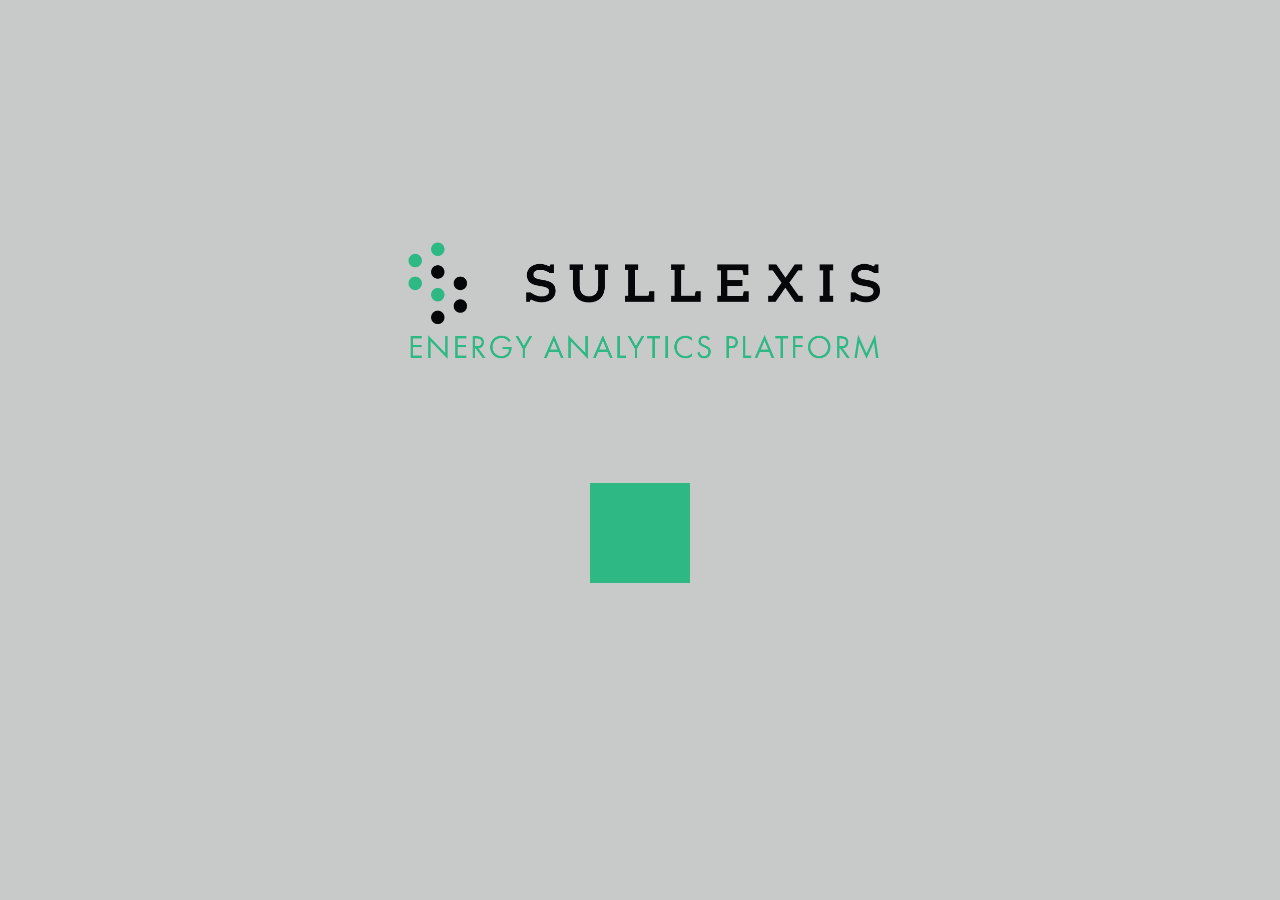
<file: login.html>
<!DOCTYPE html>
<html lang="en">
<head>
	<meta charset="utf-8">
	<meta http-equiv="X-UA-Compatible" content="IE=edge">
	<meta name="viewport" content="width=device-width, initial-scale=1">
	<title>Login - Sullexis Energy Analytics Platform</title>
	<link rel="icon" href="assets/images/favicon.png">
	<!-- Global stylesheets -->
	<link href="https://fonts.googleapis.com/css?family=Roboto:400,300,100,500,700,900" rel="stylesheet" type="text/css">
	<link href="assets/css/icons/icomoon/styles.css" rel="stylesheet" type="text/css">
	<link href="assets/css/bootstrap.css" rel="stylesheet" type="text/css">
	<link href="assets/css/core.css" rel="stylesheet" type="text/css">
	<link href="assets/css/components.css" rel="stylesheet" type="text/css">
	<link href="assets/css/colors.css" rel="stylesheet" type="text/css">
	<link href="assets/js/plugins/preload/cube-grid.css" rel="stylesheet" type="text/css">
	<link href="assets/js/plugins/preload/please-wait.css" rel="stylesheet" type="text/css">
	<!-- /global stylesheets -->

	<!-- Core JS files -->
	<script type="text/javascript" src="assets/js/plugins/loaders/pace.min.js"></script>
	<script type="text/javascript" src="assets/js/core/libraries/jquery.min.js"></script>
	<script type="text/javascript" src="assets/js/core/libraries/bootstrap.min.js"></script>
	<script type="text/javascript" src="assets/js/plugins/loaders/blockui.min.js"></script>
	<!-- /core JS files -->

	<!-- Sullexis Login JS files -->
	<script type="text/javascript" src="assets/js/plugins/forms/styling/uniform.min.js"></script>
	<script type="text/javascript" src="assets/js/plugins/preload/please-wait.js"></script>
	<script type="text/javascript" src="assets/js/plugins/velocity/velocity.min.js"></script>
	<script type="text/javascript" src="assets/js/plugins/velocity/velocity.ui.min.js"></script>
	<script type="text/javascript" src="assets/js/core/app.js"></script>
	<script type="text/javascript" src="assets/js/includes/login.js"></script>
	
	<!-- /Sullexis Login files -->

</head>

<body class="login-container login-cover3">

	<!-- Page container -->
	<div class="page-container">

		<!-- Page content -->
		<div class="page-content">

			<!-- Main content -->
			<div class="content-wrapper">

				<!-- Content area -->
				<div class="content">
					
					<div class="login-logo"><img src="assets/images/sullexis-logo.png" alt=""></div>
					
					

					<!-- Advanced login -->
					<div class="login-form formfade">
				  	<a href="index.html"><div class="svg-wrapper">
					  <svg height="60" width="320" xmlns="http://www.w3.org/2000/svg">
						<rect class="loginshape1" height="60" width="320" />
						<div class="logintext1">LOGIN WITH GOOGLE</div>
					  </svg>
						</div></a>
					
					<a href="http://www.sullexis.com" target="_blank"><div class="svg-wrapper mt-20">
					  <svg height="60" width="320" xmlns="http://www.w3.org/2000/svg">
						<rect class="loginshape" height="60" width="320" />
						<div class="logintext">ABOUT SULLEXIS</div>
					  </svg>
						</div></a>
					
					</div>
					<!--<form action="index.html">
						<div class="login-form" style="background-color:rgba(0,0,0,.5)">

							<div class="form-group has-feedback has-feedback-left">
								<input type="text" class="form-control" placeholder="Username">
								<div class="form-control-feedback">
									<i class="icon-user text-muted"></i>
								</div>
							</div>

							<div class="form-group has-feedback has-feedback-left">
								<input type="text" class="form-control" placeholder="Password">
								<div class="form-control-feedback">
									<i class="icon-lock2 text-muted"></i>
								</div>
							</div>

							<div class="form-group login-options">
								<div class="row">
									<div class="col-sm-6">
										<label class="checkbox-inline text-white">
											<input type="checkbox" class="styled" checked="checked">
											Remember
										</label>
									</div>

									<div class="col-sm-6 text-right">
										<a href="login_password_recover.html">Forgot password?</a>
									</div>
								</div>
							</div>

							<div class="form-group">
								<button type="submit" class="btn border-slate text-slate-800 btn-flat btn-block text-white">Login <i class="icon-circle-right2 position-right"></i></button>
							</div>

							<span class="help-block text-center no-margin">By continuing, you're confirming that you've read our <a href="#">Terms &amp; Conditions</a> and <a href="#">Cookie Policy</a></span>
						</div>
					</form>-->
					<!-- /advanced login -->

				</div>
				<!-- /content area -->

			</div>
			<!-- /main content -->

		</div>
		<!-- /page content -->

	</div>
	<!-- /page container -->

</body>
</html>
</file>
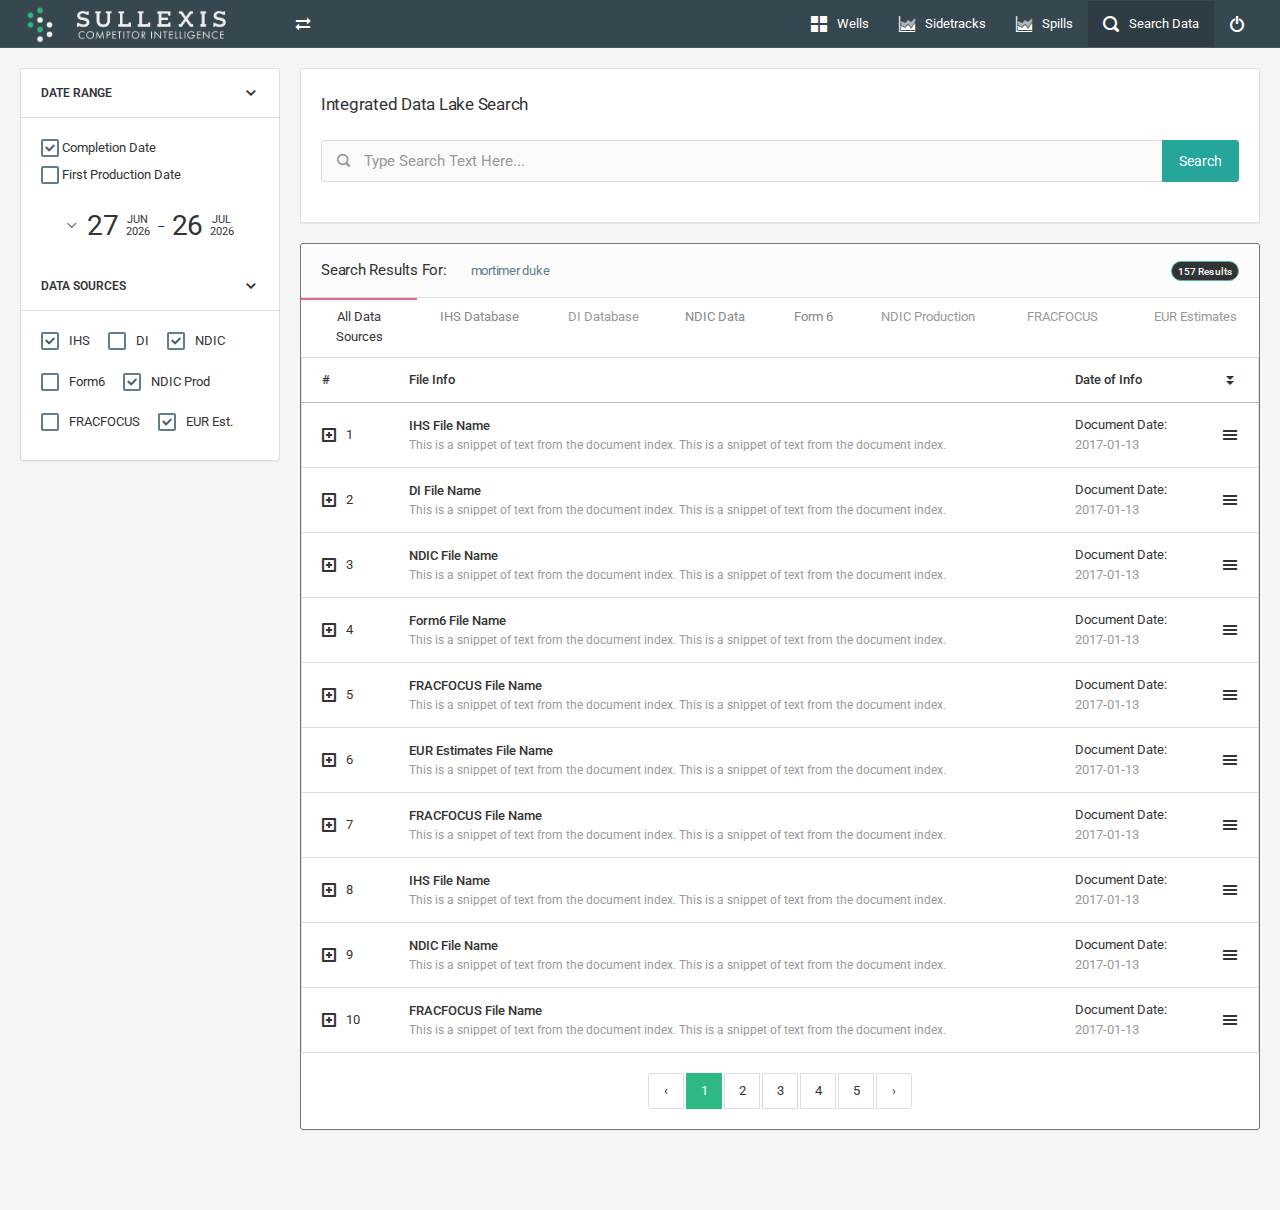
<file: search.html>
<!DOCTYPE html>
<html lang="en">
<head>
	<meta charset="utf-8">
	<meta http-equiv="X-UA-Compatible" content="IE=edge">
	<meta name="viewport" content="width=device-width, initial-scale=1">
	<title>Sullexis - Search App</title>
	<link rel="icon" href="assets/images/favicon.png">
	<!-- Global stylesheets -->
	<link href="https://fonts.googleapis.com/css?family=Roboto:400,300,100,500,700,900" rel="stylesheet" type="text/css">
	<link href="assets/css/icons/icomoon/styles.css" rel="stylesheet" type="text/css">
	<link href="assets/css/bootstrap.css" rel="stylesheet" type="text/css">
	<link href="assets/css/core.css" rel="stylesheet" type="text/css">
	<link href="assets/css/components.css" rel="stylesheet" type="text/css">
	<link href="assets/css/colors.css" rel="stylesheet" type="text/css">
	<!-- /global stylesheets -->

	<!-- Core JS files -->
	<script type="text/javascript" src="assets/js/plugins/loaders/pace.min.js"></script>
	<script type="text/javascript" src="assets/js/core/libraries/jquery.min.js"></script>
	<script type="text/javascript" src="assets/js/core/libraries/bootstrap.min.js"></script>
	<script type="text/javascript" src="assets/js/plugins/loaders/blockui.min.js"></script>
	<!-- /core JS files -->

	<!-- CI APP JS files -->
	
	<script type="text/javascript" src="assets/js/plugins/tables/footable/footable.min.js"></script>
	<script type="text/javascript" src="assets/js/core/libraries/jquery_ui/widgets.min.js"></script>
	<script type="text/javascript" src="assets/js/core/libraries/jquery_ui/effects.min.js"></script>
	<script type="text/javascript" src="assets/js/plugins/forms/styling/switchery.min.js"></script>
	<script type="text/javascript" src="assets/js/plugins/forms/styling/uniform.min.js"></script>
	<script type="text/javascript" src="assets/js/plugins/forms/selects/bootstrap_multiselect.js"></script>
	<script type="text/javascript" src="assets/js/plugins/pagination/bootpag.min.js"></script>
	<script type="text/javascript" src="assets/js/plugins/ui/moment/moment.min.js"></script>
	<script type="text/javascript" src="assets/js/plugins/pickers/daterangepicker.js"></script>
	<script type="text/javascript" src="assets/js/plugins/forms/selects/bootstrap_select.min.js"></script>

	<script type="text/javascript" src="assets/js/core/app.js"></script>
	<script type="text/javascript" src="assets/js/includes/searchapp.js"></script>
	<!-- /CI APP JS files -->

</head>

<body class="has-detached-left">

	<!-- Main Navigation -->
	<div class="navbar navbar-inverse">
		<div class="navbar-header">
			<a class="navbar-brand" href="index.html"><img src="assets/images/sullexis-logo.png" alt=""></a>

			<ul class="nav navbar-nav visible-xs-block">
				<li><a data-toggle="collapse" data-target="#navbar-mobile"><i class="icon-tree5"></i></a></li>
				<li><a class="sidebar-mobile-detached-toggle"><i class="icon-grid7"></i></a></li>
			</ul>
		</div>

		<div class="navbar-collapse collapse" id="navbar-mobile">
			<ul class="nav navbar-nav">
				<li>
					<a class="sidebar-control sidebar-detached-hide hidden-xs" data-popup="tooltip" title="Hide Search Parameters" data-placement="bottom" data-container="body">
						<i class="icon-transmission"></i>
					</a>
				</li>
			</ul>

			<ul class="nav navbar-nav navbar-right">
				<li>
					<a href="index.html">
						<i class="icon-grid6 position-left"></i>
						Wells
					</a>
				</li>

				<li>
					<a href="analytics.html"><i class="icon-chart position-left"></i>
						Sidetracks
					</a>
				</li>

				<li>
					<a href="spills.html"><i class="icon-chart position-left"></i>
						Spills
					</a>
				</li>

				<li class="active">
					<a href="search.html"><i class="icon-search4 position-left"></i>
						Search Data
					</a>
				</li>

				<li>
					<a href="login.html" data-popup="tooltip" title="Logout" data-placement="bottom" data-container="body">
						<i class="icon-switch"></i>
						<span class="visible-xs-inline-block position-right">Logout</span>
					</a>
				</li>
			</ul>
		</div>
	</div>
	<!-- /main Navigation -->


	<!-- Page container -->
	<div class="page-container">

		<!-- Page content -->
		<div class="page-content">

			


			<!-- Main content -->
			<div class="content-wrapper">

				<!-- Content area -->
				<div class="content search-content">
					
					<!-- Detached sidebar -->
					<div class="sidebar-detached">
						<div class="sidebar sidebar-default">
							<div class="sidebar-content">

								<!-- Sidebar search -->
								<!--<div class="sidebar-category">
									<div class="category-title">
										<span>Search</span>
										<ul class="icons-list">
											<li><a href="#" data-action="collapse"></a></li>
										</ul>
									</div>

									<div class="category-content">
										<form action="#">
											<div class="has-feedback has-feedback-left">
												<input type="search" class="form-control" placeholder="Search">
												<div class="form-control-feedback">
													<i class="icon-search4 text-size-base text-muted"></i>
												</div>
											</div>
										</form>
									</div>
								</div>-->
								<!-- /sidebar search -->
								
								<!-- Daterange picker -->
								<div class="sidebar-category">
									<div class="category-title">
										<span>Date Range</span>
										<ul class="icons-list">
											<li><a href="#" data-action="collapse"></a></li>
										</ul>
									</div>

									<div class="category-content">
										<div class="form-group">
											<label>
												<input type="checkbox" name="radio-dateselector" class="styled" checked="checked">
												Completion Date
											</label>

											<label>
												<input type="checkbox" name="radio-dateselector" class="styled">
												First Production Date
											</label>
										</div>
										<div class="text-center">
										<div id="reportrange" class="daterange-custom">
											<div class="daterange-custom-display"></div>
										</div>
										</div>
									</div>
								</div>
								<!-- /daterange picker -->
								
								<!-- Data Source Selectors -->
							<div class="sidebar-category">
								<div class="category-title">
									<span>Data Sources</span>
									<ul class="icons-list">
										<li><a href="#" data-action="collapse"></a></li>
									</ul>
								</div>

								<div class="category-content">
									<div class="form-group">
										<label class="checkbox-inline">
											<input type="checkbox" class="styled" checked="checked">
											IHS
										</label>

										<label class="checkbox-inline">
											<input type="checkbox" class="styled">
											DI
										</label>
										<label class="checkbox-inline">
											<input type="checkbox" class="styled" checked="checked">
											NDIC
										</label>
									</div>
									<div class="form-group">
										<label class="checkbox-inline">
											<input type="checkbox" class="styled">
											Form6
										</label>
										<label class="checkbox-inline">
											<input type="checkbox" class="styled" checked="checked">
											NDIC Prod
										</label>
									</div>
									<div class="form-group">
										<label class="checkbox-inline">
											<input type="checkbox" class="styled">
											FRACFOCUS
										</label>
										<label class="checkbox-inline">
											<input type="checkbox" class="styled" checked="checked">
											EUR Est.
										</label>
									</div>
								</div>
							</div>
							<!-- /Data Source Selectors -->
								
							</div>
						</div>
					</div>
		            <!-- /detached sidebar -->
		            
		            <div class="container-detached">
		            	<div class="content-detached">
							<div class="panel panel-flat">
								<div class="panel-heading">
									<h5 class="panel-title">Integrated Data Lake Search<a class="heading-elements-toggle"><i class="icon-more"></i></a></h5>
									<div class="heading-elements">
									</div>
								</div>

								<div class="panel-body">
									<form action="#" class="main-search">
										<div class="input-group content-group">
											<div class="has-feedback has-feedback-left">
												<input type="text" class="form-control input-xlg" placeholder="Type Search Text Here...">
												<div class="form-control-feedback">
													<i class="icon-search4 text-muted text-size-base"></i>
												</div>
											</div>

											<div class="input-group-btn">
												<button type="submit" class="btn bg-teal-400 btn-xlg">Search</button>
											</div>
										</div>

										<!--<div class="row search-option-buttons">
											<div class="col-sm-6">
												<ul class="list-inline list-inline-condensed no-margin-bottom">
													<li class="dropdown">
														<a href="#" class="btn btn-link dropdown-toggle" data-toggle="dropdown">
															<i class="icon-stack2 position-left"></i> All categories <span class="caret"></span>
														</a>

														<ul class="dropdown-menu">
															<li><a href="#"><i class="icon-question7"></i> Getting started</a></li>
															<li><a href="#"><i class="icon-accessibility"></i> Registration</a></li>
															<li><a href="#"><i class="icon-reading"></i> General info</a></li>
															<li><a href="#"><i class="icon-gear"></i> Your settings</a></li>
															<li><a href="#"><i class="icon-graduation"></i> Copyrights</a></li>
															<li class="divider"></li>
															<li><a href="#"><i class="icon-mail-read"></i> Contacting authors</a></li>
														</ul>
													</li>
													<li><a href="#" class="btn btn-link"><i class="icon-reload-alt position-left"></i> Refine your search</a></li>
												</ul>
											</div>

											<div class="col-sm-6 text-right">
												<ul class="list-inline no-margin-bottom">
													<li><a href="#" class="btn btn-link"><i class="icon-make-group position-left"></i> Browse website</a></li>
													<li><a href="#" class="btn btn-link"><i class="icon-menu7 position-left"></i> Advanced search</a></li>
												</ul>
											</div>
										</div>-->
									</form>
								</div>
							</div>
							
							<div class="panel panel-default border-grey">
								<div class="panel-heading">
									<h6 class="panel-title">Search Results For: <small class="ml-20 text-slate">mortimer duke</small><a class="heading-elements-toggle"><i class="icon-more"></i></a></h6>
									<div class="heading-elements">
										<span class="badge bg-teal-300 heading-text">157 Results</span>
									</div>
								</div>

								<div class="panel-body no-padding">
									<div class="tabbable">
										<ul class="nav nav-tabs nav-tabs-top top-divided nav-justified no-margin-bottom">
											<li class="active"><a href="#alldata-tab" data-toggle="tab">All Data Sources </a></li>
											<li><a href="#ihs-tab" data-toggle="tab">IHS Database </a></li>
											<li class="disabled"><a href="#di-tab" data-toggle="tab">DI Database </a></li>
											<li><a href="#ndic-tab" data-toggle="tab">NDIC Data </a></li>
											<li><a href="#form6-tab" data-toggle="tab">Form 6 </a></li>
											<li class="disabled"><a href="#ndicp-tab" data-toggle="tab">NDIC Production </a></li>
											<li class="disabled"><a href="#ff-tab" data-toggle="tab">FRACFOCUS </a></li>
											<li class="disabled"><a href="#eur-tab" data-toggle="tab">EUR Estimates </a></li>
										</ul>
									<div class="tab-content">
									<div class="tab-pane active fade in" id="alldata-tab">
									<table class="table table-toggle-responsive table-hover table-framed">
										<thead>
											<tr>
												<th data-toggle="true">#</th>
												<th data-toggle="true">File Info</th>
												<th data-hide="phone">Date of Info</th>
												<th data-hide="phone,tablet">Data Source</th>
												<th class="text-center" style="width: 30px;"><i class="icon-menu-open2"></i></th>
											</tr>
										</thead>
										<tbody>
											<tr>
												<td>1</td>
												<td>
													<div class="media-left">
														<div class=""><a class="text-default text-semibold efpEntity" id="file-modal-opener">IHS File Name</a></div>
														<div class="text-muted text-size-small">This is a snippet of text from the document index. This is a snippet of text from the document index. </div>
													</div>
												</td>
												<td>
													<span>Document Date: </span><div class="text-muted">2017-01-13</div>
												</td>
												<td>IHS Database</td>
												<td class="text-center">
													<ul class="icons-list">
														<li class="dropdown">
															<a class="dropdown-toggle" data-toggle="dropdown"><i class="icon-menu7"></i></a>
															<ul class="dropdown-menu dropdown-menu-right">
																<li class="dropdown-header highlight">Options:</li>
																<li><a href=""><i class="icon-toggle"></i>Option 1</a></li>
																<li><a href=""><i class="icon-toggle"></i>Option 2</a></li>
																<li><a href=""><i class="icon-toggle"></i>Option 3</a></li>
															</ul>
														</li>
													</ul>
												</td>
											</tr>
											<tr>
												<td>2</td>
												<td>
													<div class="media-left">
														<div class=""><a href="" class="text-default text-semibold efpEntity">DI File Name</a></div>
														<div class="text-muted text-size-small">This is a snippet of text from the document index. This is a snippet of text from the document index. </div>
													</div>
												</td>
												<td>
													<span>Document Date: </span><div class="text-muted">2017-01-13</div>
												</td>
												<td>DI Database</td>
												<td class="text-center">
													<ul class="icons-list">
														<li class="dropdown">
															<a class="dropdown-toggle" data-toggle="dropdown"><i class="icon-menu7"></i></a>
															<ul class="dropdown-menu dropdown-menu-right">
																<li class="dropdown-header highlight">Options:</li>
																<li><a href=""><i class="icon-toggle"></i>Option 1</a></li>
																<li><a href=""><i class="icon-toggle"></i>Option 2</a></li>
																<li><a href=""><i class="icon-toggle"></i>Option 3</a></li>
															</ul>
														</li>
													</ul>
												</td>
											</tr>
											<tr>
												<td>3</td>
												<td>
													<div class="media-left">
														<div class=""><a href="" class="text-default text-semibold efpEntity">NDIC File Name</a></div>
														<div class="text-muted text-size-small">This is a snippet of text from the document index. This is a snippet of text from the document index. </div>
													</div>
												</td>
												<td>
													<span>Document Date: </span><div class="text-muted">2017-01-13</div>
												</td>
												<td>NDIC Database</td>
												<td class="text-center">
													<ul class="icons-list">
														<li class="dropdown">
															<a class="dropdown-toggle" data-toggle="dropdown"><i class="icon-menu7"></i></a>
															<ul class="dropdown-menu dropdown-menu-right">
																<li class="dropdown-header highlight">Options:</li>
																<li><a href=""><i class="icon-toggle"></i>Option 1</a></li>
																<li><a href=""><i class="icon-toggle"></i>Option 2</a></li>
																<li><a href=""><i class="icon-toggle"></i>Option 3</a></li>
															</ul>
														</li>
													</ul>
												</td>
											</tr>
											<tr>
												<td>4</td>
												<td>
													<div class="media-left">
														<div class=""><a href="" class="text-default text-semibold efpEntity">Form6 File Name</a></div>
														<div class="text-muted text-size-small">This is a snippet of text from the document index. This is a snippet of text from the document index. </div>
													</div>
												</td>
												<td>
													<span>Document Date: </span><div class="text-muted">2017-01-13</div>
												</td>
												<td>Form6</td>
												<td class="text-center">
													<ul class="icons-list">
														<li class="dropdown">
															<a class="dropdown-toggle" data-toggle="dropdown"><i class="icon-menu7"></i></a>
															<ul class="dropdown-menu dropdown-menu-right">
																<li class="dropdown-header highlight">Options:</li>
																<li><a href=""><i class="icon-toggle"></i>Option 1</a></li>
																<li><a href=""><i class="icon-toggle"></i>Option 2</a></li>
																<li><a href=""><i class="icon-toggle"></i>Option 3</a></li>
															</ul>
														</li>
													</ul>
												</td>
											</tr>
											<tr>
												<td>5</td>
												<td>
													<div class="media-left">
														<div class=""><a href="" class="text-default text-semibold efpEntity">FRACFOCUS File Name</a></div>
														<div class="text-muted text-size-small">This is a snippet of text from the document index. This is a snippet of text from the document index. </div>
													</div>
												</td>
												<td>
													<span>Document Date: </span><div class="text-muted">2017-01-13</div>
												</td>
												<td>FRACFOCUS</td>
												<td class="text-center">
													<ul class="icons-list">
														<li class="dropdown">
															<a class="dropdown-toggle" data-toggle="dropdown"><i class="icon-menu7"></i></a>
															<ul class="dropdown-menu dropdown-menu-right">
																<li class="dropdown-header highlight">Options:</li>
																<li><a href=""><i class="icon-toggle"></i>Option 1</a></li>
																<li><a href=""><i class="icon-toggle"></i>Option 2</a></li>
																<li><a href=""><i class="icon-toggle"></i>Option 3</a></li>
															</ul>
														</li>
													</ul>
												</td>
											</tr>
											<tr>
												<td>6</td>
												<td>
													<div class="media-left">
														<div class=""><a href="" class="text-default text-semibold efpEntity">EUR Estimates File Name</a></div>
														<div class="text-muted text-size-small">This is a snippet of text from the document index. This is a snippet of text from the document index. </div>
													</div>
												</td>
												<td>
													<span>Document Date: </span><div class="text-muted">2017-01-13</div>
												</td>
												<td>EUR Estimates</td>
												<td class="text-center">
													<ul class="icons-list">
														<li class="dropdown">
															<a class="dropdown-toggle" data-toggle="dropdown"><i class="icon-menu7"></i></a>
															<ul class="dropdown-menu dropdown-menu-right">
																<li class="dropdown-header highlight">Options:</li>
																<li><a href=""><i class="icon-toggle"></i>Option 1</a></li>
																<li><a href=""><i class="icon-toggle"></i>Option 2</a></li>
																<li><a href=""><i class="icon-toggle"></i>Option 3</a></li>
															</ul>
														</li>
													</ul>
												</td>
											</tr>
											<tr>
												<td>7</td>
												<td>
													<div class="media-left">
														<div class=""><a href="" class="text-default text-semibold efpEntity">FRACFOCUS File Name</a></div>
														<div class="text-muted text-size-small">This is a snippet of text from the document index. This is a snippet of text from the document index. </div>
													</div>
												</td>
												<td>
													<span>Document Date: </span><div class="text-muted">2017-01-13</div>
												</td>
												<td>FRACFOCUS</td>
												<td class="text-center">
													<ul class="icons-list">
														<li class="dropdown">
															<a class="dropdown-toggle" data-toggle="dropdown"><i class="icon-menu7"></i></a>
															<ul class="dropdown-menu dropdown-menu-right">
																<li class="dropdown-header highlight">Options:</li>
																<li><a href=""><i class="icon-toggle"></i>Option 1</a></li>
																<li><a href=""><i class="icon-toggle"></i>Option 2</a></li>
																<li><a href=""><i class="icon-toggle"></i>Option 3</a></li>
															</ul>
														</li>
													</ul>
												</td>
											</tr>
											<tr>
												<td>8</td>
												<td>
													<div class="media-left">
														<div class=""><a href="" class="text-default text-semibold efpEntity">IHS File Name</a></div>
														<div class="text-muted text-size-small">This is a snippet of text from the document index. This is a snippet of text from the document index. </div>
													</div>
												</td>
												<td>
													<span>Document Date: </span><div class="text-muted">2017-01-13</div>
												</td>
												<td>IHS Databse</td>
												<td class="text-center">
													<ul class="icons-list">
														<li class="dropdown">
															<a class="dropdown-toggle" data-toggle="dropdown"><i class="icon-menu7"></i></a>
															<ul class="dropdown-menu dropdown-menu-right">
																<li class="dropdown-header highlight">Options:</li>
																<li><a href=""><i class="icon-toggle"></i>Option 1</a></li>
																<li><a href=""><i class="icon-toggle"></i>Option 2</a></li>
																<li><a href=""><i class="icon-toggle"></i>Option 3</a></li>
															</ul>
														</li>
													</ul>
												</td>
											</tr>
											<tr>
												<td>9</td>
												<td>
													<div class="media-left">
														<div class=""><a href="" class="text-default text-semibold efpEntity">NDIC File Name</a></div>
														<div class="text-muted text-size-small">This is a snippet of text from the document index. This is a snippet of text from the document index. </div>
													</div>
												</td>
												<td>
													<span>Document Date: </span><div class="text-muted">2017-01-13</div>
												</td>
												<td>NDIC Database</td>
												<td class="text-center">
													<ul class="icons-list">
														<li class="dropdown">
															<a class="dropdown-toggle" data-toggle="dropdown"><i class="icon-menu7"></i></a>
															<ul class="dropdown-menu dropdown-menu-right">
																<li class="dropdown-header highlight">Options:</li>
																<li><a href=""><i class="icon-toggle"></i>Option 1</a></li>
																<li><a href=""><i class="icon-toggle"></i>Option 2</a></li>
																<li><a href=""><i class="icon-toggle"></i>Option 3</a></li>
															</ul>
														</li>
													</ul>
												</td>
											</tr>
											<tr>
												<td>10</td>
												<td>
													<div class="media-left">
														<div class=""><a href="" class="text-default text-semibold efpEntity">FRACFOCUS File Name</a></div>
														<div class="text-muted text-size-small">This is a snippet of text from the document index. This is a snippet of text from the document index. </div>
													</div>
												</td>
												<td>
													<span>Document Date: </span><div class="text-muted">2017-01-13</div>
												</td>
												<td>FRACFOCUS</td>
												<td class="text-center">
													<ul class="icons-list">
														<li class="dropdown">
															<a class="dropdown-toggle" data-toggle="dropdown"><i class="icon-menu7"></i></a>
															<ul class="dropdown-menu dropdown-menu-right">
																<li class="dropdown-header highlight">Options:</li>
																<li><a href=""><i class="icon-toggle"></i>Option 1</a></li>
																<li><a href=""><i class="icon-toggle"></i>Option 2</a></li>
																<li><a href=""><i class="icon-toggle"></i>Option 3</a></li>
															</ul>
														</li>
													</ul>
												</td>
											</tr>
										</tbody>
									</table>

									<div class="text-center m-20">
									<ul class="pagination pagination-separated">
										<li><a href="#">&lsaquo;</a></li>
										<li class="active"><a href="#">1</a></li>
										<li><a href="#">2</a></li>
										<li><a href="#">3</a></li>
										<li><a href="#">4</a></li>
										<li><a href="#">5</a></li>
										<li><a href="#">&rsaquo;</a></li>
									</ul>
									</div>
									
									</div>
									
									<div class="tab-pane active fade" id="ihs-tab">
									</div>
									
									<div class="tab-pane active fade" id="di-tab">
									</div>
									
									<div class="tab-pane active fade" id="ndic-tab">
									</div>
									
									<div class="tab-pane active fade" id="form6-tab">
									</div>
									
									<div class="tab-pane active fade" id="ndicp-tab">
									</div>
									
									<div class="tab-pane active fade" id="ff-tab">
									</div>
									
									<div class="tab-pane active fade" id="eur-tab">
									</div>
									
									</div>
								
								</div>
							</div>
							
							
						</div>
					</div>
					
					<!-- jQuery UI File dialog -->
					<div id="file-modal" title="File: IHSfilename.doc">
						<div class="col-md-4">
							<div class="thumb">
									<img src="assets/images/filetypes/msword.jpg" class="img-responsive img-rounded media-preview" alt="">
							</div>
						</div>
						<div class="col-md-8"><p>This is a snippet of text from the document index. This is a snippet of text from the document index.</p></div>
					</div>
					<!-- /jQuery UI File dialog -->	
					
				</div>
				<!-- /content area -->

			</div>
			<!-- /main content -->

		</div>
		<!-- /page content -->

	</div>
	<!-- /page container -->

</body>
</html>
</file>
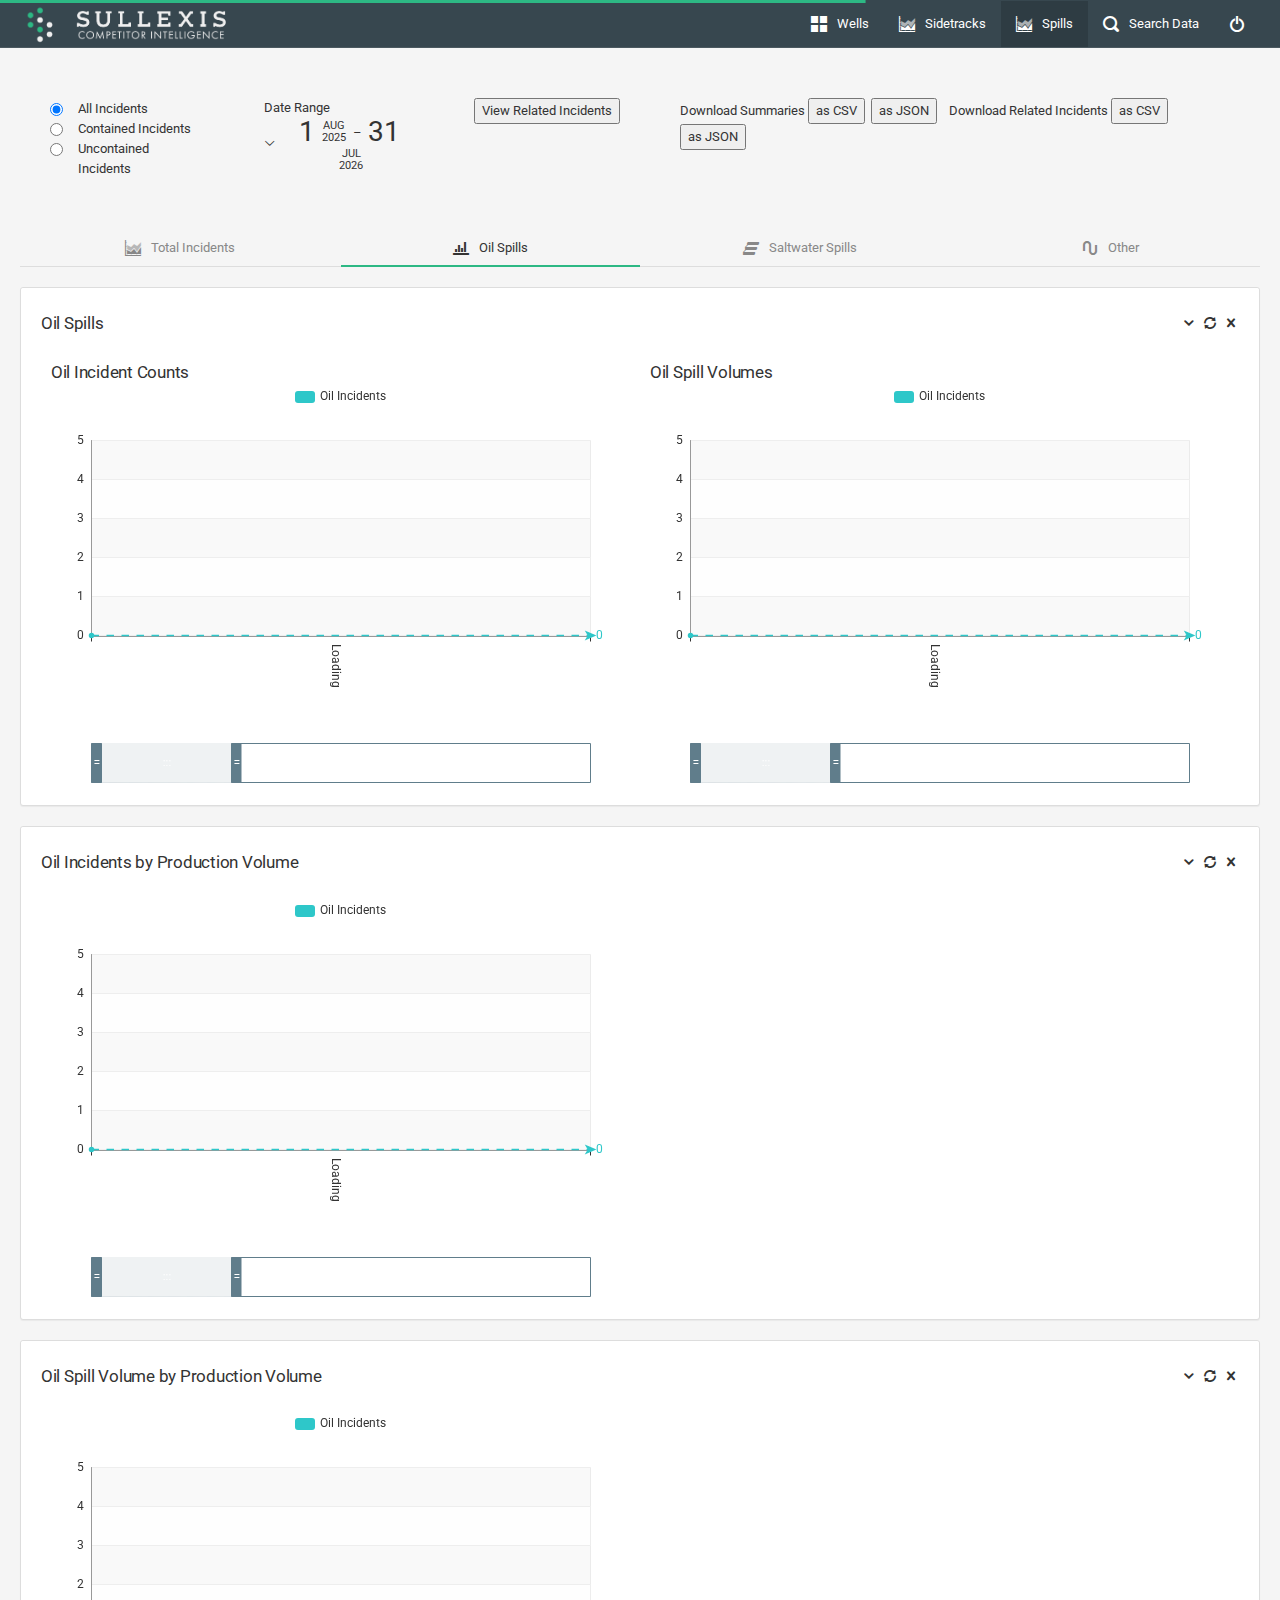
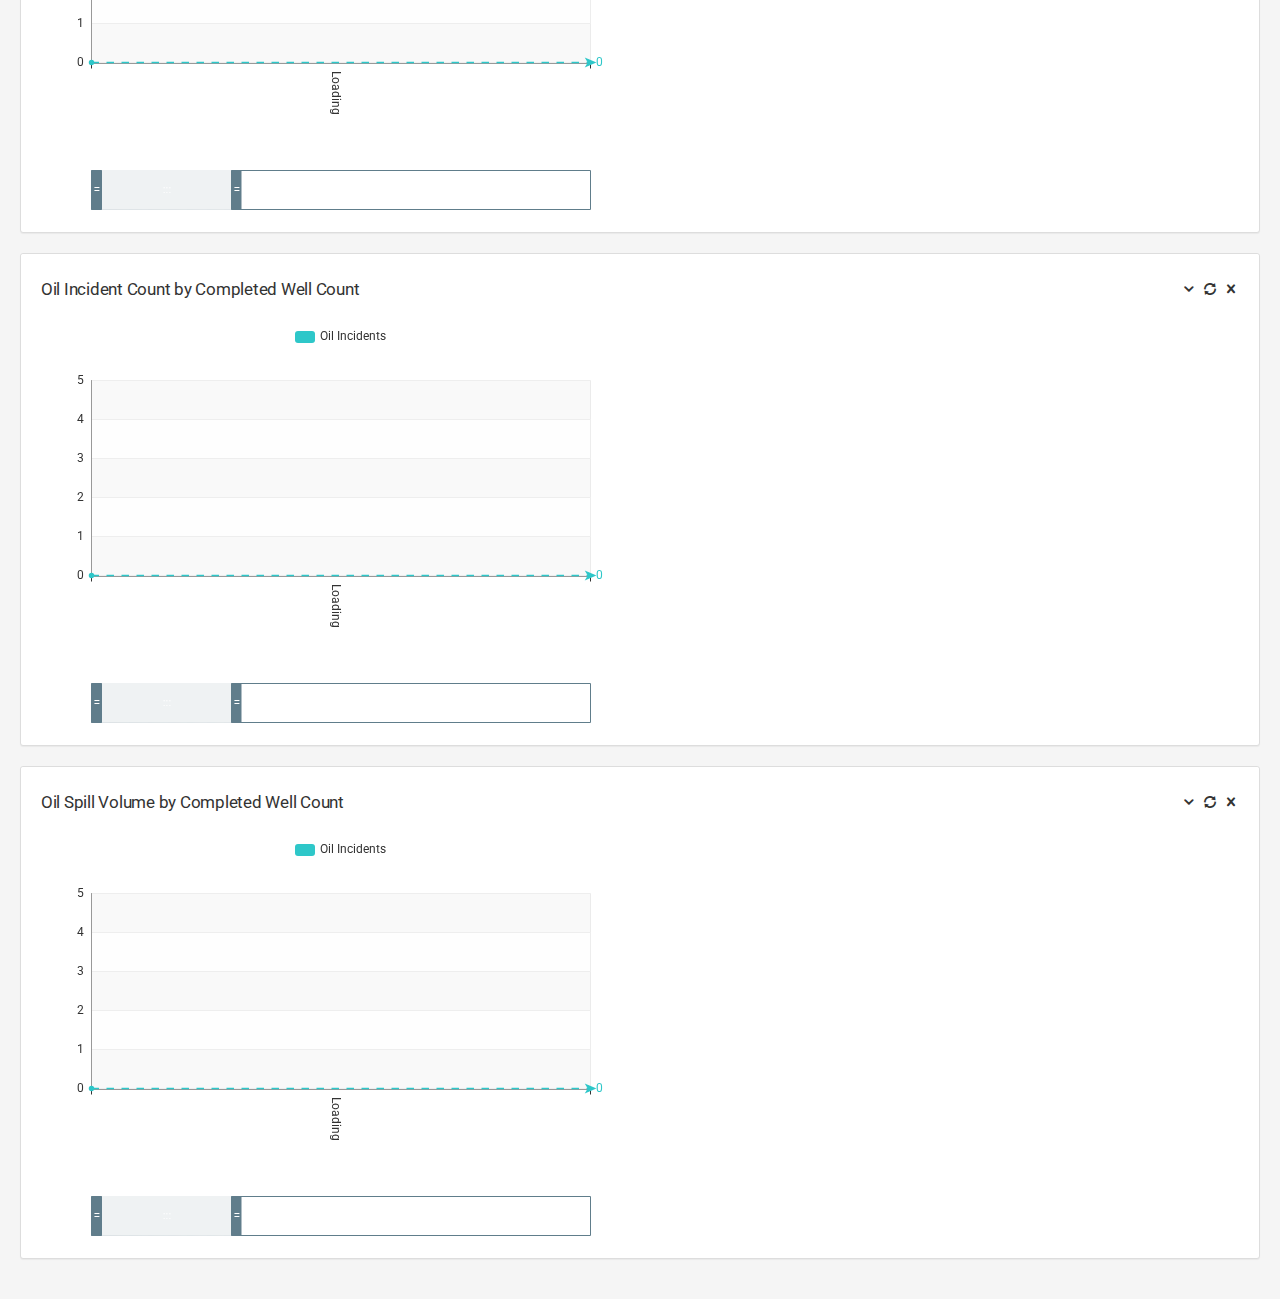
<file: spills.html>
<!DOCTYPE html>
<html lang="en">
<head>
	<meta charset="utf-8">
	<meta http-equiv="X-UA-Compatible" content="IE=edge">
	<meta name="viewport" content="width=device-width, initial-scale=1">
	<title>Sullexis - Analytics App</title>
	<link rel="icon" href="assets/images/favicon.png">
	<!-- Global stylesheets -->
	<link href="https://fonts.googleapis.com/css?family=Roboto:400,300,100,500,700,900" rel="stylesheet" type="text/css">
	<link href="assets/css/icons/icomoon/styles.css" rel="stylesheet" type="text/css">
	<link href="assets/css/bootstrap.css" rel="stylesheet" type="text/css">
	<link href="assets/css/core.css" rel="stylesheet" type="text/css">
	<link href="assets/css/components.css" rel="stylesheet" type="text/css">
	<link href="assets/css/colors.css" rel="stylesheet" type="text/css">
	<!-- /global stylesheets -->

	<!-- Core JS files -->
	<script type="text/javascript" src="assets/js/plugins/loaders/pace.min.js"></script>
	<script type="text/javascript" src="assets/js/core/libraries/jquery.min.js"></script>
	<script type="text/javascript" src="assets/js/core/libraries/bootstrap.min.js"></script>
	<script type="text/javascript" src="assets/js/plugins/loaders/blockui.min.js"></script>
	<!-- /core JS files -->

	<!-- CI APP JS files -->
	<script type="text/javascript" src="assets/js/core/libraries/jquery_ui/widgets.min.js"></script>
	<script type="text/javascript" src="assets/js/core/libraries/jquery_ui/effects.min.js"></script>
	<script type="text/javascript" src="assets/js/plugins/tables/footable/footable.min.js"></script>
	<script type="text/javascript" src="assets/js/plugins/ui/moment/moment.min.js"></script>
	<script type="text/javascript" src="assets/js/plugins/sliders/ion_rangeslider.min.js"></script>
	<script type="text/javascript" src="assets/js/plugins/pickers/daterangepicker.js"></script>
	<script type="text/javascript" src="assets/js/plugins/visualization/echarts/echarts.js"></script>
	<script type="text/javascript" src="assets/js/plugins/forms/styling/switchery.min.js"></script>
	<script type="text/javascript" src="assets/js/plugins/forms/styling/uniform.min.js"></script>
	<script type="text/javascript" src="assets/js/plugins/forms/selects/bootstrap_multiselect.js"></script>


	<script type="text/javascript" src="assets/js/plugins/forms/selects/bootstrap_select.min.js"></script>

	<script type="text/javascript" src="assets/js/core/app.js"></script>
	<script type="text/javascript" src="assets/js/includes/spills.js"></script>
	<!-- /CI APP JS files -->

</head>

<body>

	<!-- Main Navigation -->
	<div class="navbar navbar-inverse">
		<div class="navbar-header">
			<a class="navbar-brand" href="index.html"><img src="assets/images/sullexis-logo.png" alt=""></a>

			<ul class="nav navbar-nav visible-xs-block">
				<li><a data-toggle="collapse" data-target="#navbar-mobile"><i class="icon-tree5"></i></a></li>
				<li><a class="sidebar-mobile-detached-toggle"><i class="icon-grid7"></i></a></li>
			</ul>
		</div>

		<div class="navbar-collapse collapse" id="navbar-mobile">
			<!--<ul class="nav navbar-nav">
				<li>
					<a class="sidebar-control sidebar-detached-hide hidden-xs" data-popup="tooltip" title="Hide Search Parameters" data-placement="bottom" data-container="body">
						<i class="icon-transmission"></i>
					</a>
				</li>
			</ul>-->

			<ul class="nav navbar-nav navbar-right">
				<li>
					<a href="index.html">
						<i class="icon-grid6 position-left"></i>
						Wells
					</a>
				</li>

				<li>
					<a href="analytics.html"><i class="icon-chart position-left"></i>
						Sidetracks
					</a>
				</li>

				<li class="active">
					<a href="spills.html"><i class="icon-chart position-left"></i>
						Spills
					</a>
				</li>

				<li>
					<a href="search.html"><i class="icon-search4 position-left"></i>
						Search Data
					</a>
				</li>
				<li>
					<a href="login.html" data-popup="tooltip" title="Logout" data-placement="bottom" data-container="body">
						<i class="icon-switch"></i>
						<span class="visible-xs-inline-block position-right">Logout</span>
					</a>
				</li>
			</ul>
		</div>
	</div>
	<!-- /main Navigation -->


	<!-- Page container -->
	<div class="page-container">

		<!-- Page content -->
		<div class="page-content">

			<!-- Main content -->
			<div class="content-wrapper">

				<!-- Content area -->
				<div class="content pl-20 pr-20 pb-20 pt-20">

					<div>
						<div class="category-content">
							<table>
								<tr valign="top">
									<td style="padding:10px">
										<div class="form-group" id="containedGroup">
											<label class="radio-inline">
												<input type="radio" name="radio-contained" class="styled" checked="checked" value="all" />
												All Incidents
											</label><br/>

											<label class="radio-inline">
												<input type="radio" name="radio-contained" class="styled" value="contained" />
												Contained Incidents
											</label><br/>

											<label class="radio-inline">
												<input type="radio" name="radio-contained" class="styled" value="uncontained" />
												Uncontained Incidents
											</label>
										</div>
									</td>
									<td style="padding:10px;padding-left:50px">
										Date Range<br/>
										<div class="text-center">
											<div id="reportrange" class="daterange-custom">
												<div class="daterange-custom-display"></div>
											</div>
										</div>
									</td>
									<td style="padding:10px;padding-left:50px">
										<!-- button to open table view of incidents, allowing to see list and download PDF -->
										<input type="button" id="file-modal-opener" value="View Related Incidents"/>
									</td>
									<td style="padding:10px;padding-left:50px">
										<form method="post" id="form-download" target="_blank">
											<input type="hidden" name="contained" id="input-download-contained" />
											<input type="hidden" name="fromDate" id="input-download-fromDate" />
											<input type="hidden" name="toDate" id="input-download-toDate" />
											Download Summaries
											<input type="submit" id="button-download-csv-summaries" value="as CSV"/>&nbsp;
											<input type="submit" id="button-download-json-summaries" value="as JSON"/>&nbsp;&nbsp;&nbsp;
											Download Related Incidents
											<input type="submit" id="button-download-csv-incidents" value="as CSV"/>&nbsp;
											<input type="submit" id="button-download-json-incidents" value="as JSON"/>
										</form>
									</td>
								</tr>
							</table>
						</div>
					</div>

					<div class="tabbable">
						<ul class="nav nav-tabs nav-justified nav-tabs-bottom">
							<li class=""><a href="#tab-total-incidents" onclick="window.onresize();" data-toggle="tab"><i class="icon-chart position-left"></i> Total Incidents</a></li>
							<li class="active"><a href="#tab-oil-spills" onclick="window.onresize();" data-toggle="tab"><i class="icon-stats-bars2 position-left"></i> Oil Spills</a></li>
							<li class=""><a href="#tab-saltwater-spills" onclick="window.onresize();" data-toggle="tab"><i class="icon-stairs position-left"></i> Saltwater Spills</a></li>
							<li class=""><a href="#tab-other-spills" onclick="window.onresize();" data-toggle="tab"><i class="icon-wave position-left"></i> Other</a></li>
						</ul>

						<div class="tab-content">

							<div class="tab-pane fade" id="tab-total-incidents">
								<!-- total incidents -->

								<div class="panel panel-flat">
									<div class="panel-heading">
										<h5 class="panel-title">Total Spills</h5>
										<div class="heading-elements">
											<ul class="icons-list">
												<li><a data-action="collapse"></a></li>
												<li><a data-action="reload"></a></li>
												<li><a data-action="close"></a></li>
											</ul>
										</div>
									</div>

									<div class="panel-body">
										<div class="col-md-6">
											<h5 class="panel-title">Total Incident Counts</h5>
											<div class="chart-container">
												<div class="chart has-fixed-height" id="bar_all_incidents"></div>
											</div>
										</div>
										<div class="col-md-6">
											<h5 class="panel-title">Total Spill Volumes</h5>
											<div class="chart-container">
												<div class="chart has-fixed-height" id="bar_all_volumes"></div>
											</div>
										</div>
									</div>
								</div>


								<div class="panel panel-flat">
									<div class="panel-heading">
										<h5 class="panel-title">Total Incidents by Production Volume</h5>
										<div class="heading-elements">
											<ul class="icons-list">
												<li><a data-action="collapse"></a></li>
												<li><a data-action="reload"></a></li>
												<li><a data-action="close"></a></li>
											</ul>
										</div>
									</div>

									<div class="panel-body">
										<div class="col-md-6">
											<div class="chart-container">
												<div class="chart has-fixed-height" id="bar_all_incidents_by_production"></div>
											</div>
										</div>
										<div class="col-md-6">
											<div class="chart-container">
												<div class="chart has-fixed-height" id="scatter_all_incidents_by_production"></div>
											</div>
										</div>
									</div>
								</div>


								<div class="panel panel-flat">
									<div class="panel-heading">
										<h5 class="panel-title">Total Spill Volume by Production Volume </h5>
										<div class="heading-elements">
											<ul class="icons-list">
												<li><a data-action="collapse"></a></li>
												<li><a data-action="reload"></a></li>
												<li><a data-action="close"></a></li>
											</ul>
										</div>
									</div>

									<div class="panel-body">
										<div class="col-md-6">
											<div class="chart-container">
												<div class="chart has-fixed-height" id="bar_all_spillvol_by_production"></div>
											</div>
										</div>
										<div class="col-md-6">
											<div class="chart-container">
												<div class="chart has-fixed-height" id="scatter_all_spillvol_by_production"></div>
											</div>
										</div>
									</div>
								</div>


								<div class="panel panel-flat">
									<div class="panel-heading">
										<h5 class="panel-title">Total Incident Count by Completed Well Count </h5>
										<div class="heading-elements">
											<ul class="icons-list">
												<li><a data-action="collapse"></a></li>
												<li><a data-action="reload"></a></li>
												<li><a data-action="close"></a></li>
											</ul>
										</div>
									</div>

									<div class="panel-body">
										<div class="col-md-6">
											<div class="chart-container">
												<div class="chart has-fixed-height" id="bar_all_incidents_by_wellcount"></div>
											</div>
										</div>
										<div class="col-md-6">
											<div class="chart-container">
												<div class="chart has-fixed-height" id="scatter_all_incidents_by_wellcount"></div>
											</div>
										</div>
									</div>
								</div>


								<div class="panel panel-flat">
									<div class="panel-heading">
										<h5 class="panel-title">Total Spill Volume by Completed Well Count </h5>
										<div class="heading-elements">
											<ul class="icons-list">
												<li><a data-action="collapse"></a></li>
												<li><a data-action="reload"></a></li>
												<li><a data-action="close"></a></li>
											</ul>
										</div>
									</div>

									<div class="panel-body">
										<div class="col-md-6">
											<div class="chart-container">
												<div class="chart has-fixed-height" id="bar_all_spillvol_by_wellcount"></div>
											</div>
										</div>
										<div class="col-md-6">
											<div class="chart-container">
												<div class="chart has-fixed-height" id="scatter_all_spillvol_by_wellcount"></div>
											</div>
										</div>
									</div>
								</div>

								<!-- /total incidents -->
							</div>

							<div class="tab-pane active fade in" id="tab-oil-spills">
								<!-- oil incidents -->

								<div class="panel panel-flat">
									<div class="panel-heading">
										<h5 class="panel-title">Oil Spills</h5>
										<div class="heading-elements">
											<ul class="icons-list">
												<li><a data-action="collapse"></a></li>
												<li><a data-action="reload"></a></li>
												<li><a data-action="close"></a></li>
											</ul>
										</div>
									</div>

									<div class="panel-body">
										<div class="col-md-6">
											<h5 class="panel-title">Oil Incident Counts</h5>
											<div class="chart-container">
												<div class="chart has-fixed-height" id="bar_oil_incidents"></div>
											</div>
										</div>
										<div class="col-md-6">
											<h5 class="panel-title">Oil Spill Volumes</h5>
											<div class="chart-container">
												<div class="chart has-fixed-height" id="bar_oil_volumes"></div>
											</div>
										</div>
									</div>
								</div>


								<div class="panel panel-flat">
									<div class="panel-heading">
										<h5 class="panel-title">Oil Incidents by Production Volume</h5>
										<div class="heading-elements">
											<ul class="icons-list">
												<li><a data-action="collapse"></a></li>
												<li><a data-action="reload"></a></li>
												<li><a data-action="close"></a></li>
											</ul>
										</div>
									</div>

									<div class="panel-body">
										<div class="col-md-6">
											<div class="chart-container">
												<div class="chart has-fixed-height" id="bar_oil_incidents_by_production"></div>
											</div>
										</div>
										<div class="col-md-6">
											<div class="chart-container">
												<div class="chart has-fixed-height" id="scatter_oil_incidents_by_production"></div>
											</div>
										</div>
									</div>
								</div>


								<div class="panel panel-flat">
									<div class="panel-heading">
										<h5 class="panel-title">Oil Spill Volume by Production Volume </h5>
										<div class="heading-elements">
											<ul class="icons-list">
												<li><a data-action="collapse"></a></li>
												<li><a data-action="reload"></a></li>
												<li><a data-action="close"></a></li>
											</ul>
										</div>
									</div>

									<div class="panel-body">
										<div class="col-md-6">
											<div class="chart-container">
												<div class="chart has-fixed-height" id="bar_oil_spillvol_by_production"></div>
											</div>
										</div>
										<div class="col-md-6">
											<div class="chart-container">
												<div class="chart has-fixed-height" id="scatter_oil_spillvol_by_production"></div>
											</div>
										</div>
									</div>
								</div>


								<div class="panel panel-flat">
									<div class="panel-heading">
										<h5 class="panel-title">Oil Incident Count by Completed Well Count </h5>
										<div class="heading-elements">
											<ul class="icons-list">
												<li><a data-action="collapse"></a></li>
												<li><a data-action="reload"></a></li>
												<li><a data-action="close"></a></li>
											</ul>
										</div>
									</div>

									<div class="panel-body">
										<div class="col-md-6">
											<div class="chart-container">
												<div class="chart has-fixed-height" id="bar_oil_incidents_by_wellcount"></div>
											</div>
										</div>
										<div class="col-md-6">
											<div class="chart-container">
												<div class="chart has-fixed-height" id="scatter_oil_incidents_by_wellcount"></div>
											</div>
										</div>
									</div>
								</div>


								<div class="panel panel-flat">
									<div class="panel-heading">
										<h5 class="panel-title">Oil Spill Volume by Completed Well Count </h5>
										<div class="heading-elements">
											<ul class="icons-list">
												<li><a data-action="collapse"></a></li>
												<li><a data-action="reload"></a></li>
												<li><a data-action="close"></a></li>
											</ul>
										</div>
									</div>

									<div class="panel-body">
										<div class="col-md-6">
											<div class="chart-container">
												<div class="chart has-fixed-height" id="bar_oil_spillvol_by_wellcount"></div>
											</div>
										</div>
										<div class="col-md-6">
											<div class="chart-container">
												<div class="chart has-fixed-height" id="scatter_oil_spillvol_by_wellcount"></div>
											</div>
										</div>
									</div>
								</div>

								<!-- /oil incidents -->
							</div>

							<div class="tab-pane fade" id="tab-saltwater-spills">
								<!-- saltwater incidents -->

								<div class="panel panel-flat">
									<div class="panel-heading">
										<h5 class="panel-title">Saltwater Spills</h5>
										<div class="heading-elements">
											<ul class="icons-list">
												<li><a data-action="collapse"></a></li>
												<li><a data-action="reload"></a></li>
												<li><a data-action="close"></a></li>
											</ul>
										</div>
									</div>

									<div class="panel-body">
										<div class="col-md-6">
											<h5 class="panel-title">Saltwater Incident Counts</h5>
											<div class="chart-container">
												<div class="chart has-fixed-height" id="bar_saltwater_incidents"></div>
											</div>
										</div>
										<div class="col-md-6">
											<h5 class="panel-title">Saltwater Spill Volumes</h5>
											<div class="chart-container">
												<div class="chart has-fixed-height" id="bar_saltwater_volumes"></div>
											</div>
										</div>
									</div>
								</div>


								<div class="panel panel-flat">
									<div class="panel-heading">
										<h5 class="panel-title">Saltwater Incidents by Production Volume</h5>
										<div class="heading-elements">
											<ul class="icons-list">
												<li><a data-action="collapse"></a></li>
												<li><a data-action="reload"></a></li>
												<li><a data-action="close"></a></li>
											</ul>
										</div>
									</div>

									<div class="panel-body">
										<div class="col-md-6">
											<div class="chart-container">
												<div class="chart has-fixed-height" id="bar_saltwater_incidents_by_production"></div>
											</div>
										</div>
										<div class="col-md-6">
											<div class="chart-container">
												<div class="chart has-fixed-height" id="scatter_saltwater_incidents_by_production"></div>
											</div>
										</div>
									</div>
								</div>


								<div class="panel panel-flat">
									<div class="panel-heading">
										<h5 class="panel-title">Saltwater Spill Volume by Production Volume </h5>
										<div class="heading-elements">
											<ul class="icons-list">
												<li><a data-action="collapse"></a></li>
												<li><a data-action="reload"></a></li>
												<li><a data-action="close"></a></li>
											</ul>
										</div>
									</div>

									<div class="panel-body">
										<div class="col-md-6">
											<div class="chart-container">
												<div class="chart has-fixed-height" id="bar_saltwater_spillvol_by_production"></div>
											</div>
										</div>
										<div class="col-md-6">
											<div class="chart-container">
												<div class="chart has-fixed-height" id="scatter_saltwater_spillvol_by_production"></div>
											</div>
										</div>
									</div>
								</div>


								<div class="panel panel-flat">
									<div class="panel-heading">
										<h5 class="panel-title">Saltwater Incident Count by Completed Well Count </h5>
										<div class="heading-elements">
											<ul class="icons-list">
												<li><a data-action="collapse"></a></li>
												<li><a data-action="reload"></a></li>
												<li><a data-action="close"></a></li>
											</ul>
										</div>
									</div>

									<div class="panel-body">
										<div class="col-md-6">
											<div class="chart-container">
												<div class="chart has-fixed-height" id="bar_saltwater_incidents_by_wellcount"></div>
											</div>
										</div>
										<div class="col-md-6">
											<div class="chart-container">
												<div class="chart has-fixed-height" id="scatter_saltwater_incidents_by_wellcount"></div>
											</div>
										</div>
									</div>
								</div>


								<div class="panel panel-flat">
									<div class="panel-heading">
										<h5 class="panel-title">Saltwater Spill Volume by Completed Well Count </h5>
										<div class="heading-elements">
											<ul class="icons-list">
												<li><a data-action="collapse"></a></li>
												<li><a data-action="reload"></a></li>
												<li><a data-action="close"></a></li>
											</ul>
										</div>
									</div>

									<div class="panel-body">
										<div class="col-md-6">
											<div class="chart-container">
												<div class="chart has-fixed-height" id="bar_saltwater_spillvol_by_wellcount"></div>
											</div>
										</div>
										<div class="col-md-6">
											<div class="chart-container">
												<div class="chart has-fixed-height" id="scatter_saltwater_spillvol_by_wellcount"></div>
											</div>
										</div>
									</div>
								</div>

								<!-- /saltwater incidents -->
							</div>

							<div class="tab-pane fade" id="tab-other-spills">
								<!-- other incidents -->

								<div class="panel panel-flat">
									<div class="panel-heading">
										<h5 class="panel-title">Other Spills</h5>
										<div class="heading-elements">
											<ul class="icons-list">
												<li><a data-action="collapse"></a></li>
												<li><a data-action="reload"></a></li>
												<li><a data-action="close"></a></li>
											</ul>
										</div>
									</div>

									<div class="panel-body">
										<div class="col-md-6">
											<h5 class="panel-title">Other Incident Counts</h5>
											<div class="chart-container">
												<div class="chart has-fixed-height" id="bar_other_incidents"></div>
											</div>
										</div>
										<div class="col-md-6">
											<h5 class="panel-title">Other Spill Volumes</h5>
											<div class="chart-container">
												<div class="chart has-fixed-height" id="bar_other_volumes"></div>
											</div>
										</div>
									</div>
								</div>


								<div class="panel panel-flat">
									<div class="panel-heading">
										<h5 class="panel-title">Other Incidents by Production Volume</h5>
										<div class="heading-elements">
											<ul class="icons-list">
												<li><a data-action="collapse"></a></li>
												<li><a data-action="reload"></a></li>
												<li><a data-action="close"></a></li>
											</ul>
										</div>
									</div>

									<div class="panel-body">
										<div class="col-md-6">
											<div class="chart-container">
												<div class="chart has-fixed-height" id="bar_other_incidents_by_production"></div>
											</div>
										</div>
										<div class="col-md-6">
											<div class="chart-container">
												<div class="chart has-fixed-height" id="scatter_other_incidents_by_production"></div>
											</div>
										</div>
									</div>
								</div>


								<div class="panel panel-flat">
									<div class="panel-heading">
										<h5 class="panel-title">Other Spill Volume by Production Volume </h5>
										<div class="heading-elements">
											<ul class="icons-list">
												<li><a data-action="collapse"></a></li>
												<li><a data-action="reload"></a></li>
												<li><a data-action="close"></a></li>
											</ul>
										</div>
									</div>

									<div class="panel-body">
										<div class="col-md-6">
											<div class="chart-container">
												<div class="chart has-fixed-height" id="bar_other_spillvol_by_production"></div>
											</div>
										</div>
										<div class="col-md-6">
											<div class="chart-container">
												<div class="chart has-fixed-height" id="scatter_other_spillvol_by_production"></div>
											</div>
										</div>
									</div>
								</div>


								<div class="panel panel-flat">
									<div class="panel-heading">
										<h5 class="panel-title">Other Incident Count by Completed Well Count </h5>
										<div class="heading-elements">
											<ul class="icons-list">
												<li><a data-action="collapse"></a></li>
												<li><a data-action="reload"></a></li>
												<li><a data-action="close"></a></li>
											</ul>
										</div>
									</div>

									<div class="panel-body">
										<div class="col-md-6">
											<div class="chart-container">
												<div class="chart has-fixed-height" id="bar_other_incidents_by_wellcount"></div>
											</div>
										</div>
										<div class="col-md-6">
											<div class="chart-container">
												<div class="chart has-fixed-height" id="scatter_other_incidents_by_wellcount"></div>
											</div>
										</div>
									</div>
								</div>


								<div class="panel panel-flat">
									<div class="panel-heading">
										<h5 class="panel-title">Other Spill Volume by Completed Well Count </h5>
										<div class="heading-elements">
											<ul class="icons-list">
												<li><a data-action="collapse"></a></li>
												<li><a data-action="reload"></a></li>
												<li><a data-action="close"></a></li>
											</ul>
										</div>
									</div>

									<div class="panel-body">
										<div class="col-md-6">
											<div class="chart-container">
												<div class="chart has-fixed-height" id="bar_other_spillvol_by_wellcount"></div>
											</div>
										</div>
										<div class="col-md-6">
											<div class="chart-container">
												<div class="chart has-fixed-height" id="scatter_other_spillvol_by_wellcount"></div>
											</div>
										</div>
									</div>
								</div>

								<!-- /other incidents -->
							</div>
						</div>

					</div>

					<!-- jQuery UI File dialog -->
					<div id="file-modal" title="Related Incidents">
						<div class="col-md-8"><p></p></div>
						<div id="incidents-table">
							<table class="table table-toggle-responsive table-hover table-framed">
								<thead>
								<tr>
									<th data-toggle="true">Incident /<br/>Date</th>
									<th data-toggle="true"><b>Operator</b><br/>Responsible Party</th>
									<th data-toggle="true">Incident Volumes /<br/>Contained /<br/>Other Contaminant</th>
									<th data-toggle="true"><b>Well Name</b><br/>Well File #<br/>County<br/>Twn/Rng/Sec</th>
								</tr>
								</thead>
								<tbody>
								</tbody>
							</table>
						</div>
					</div>
					<!-- /jQuery UI File dialog -->

				</div>
				<!-- /content area -->

			</div>
			<!-- /main content -->

		</div>
		<!-- /page content -->

	</div>
	<!-- /page container -->

</body>
</html>
</file>
<file: assets/css/icons/icomoon/styles.css>
@font-face {
	font-family: 'icomoon';
	src:url('fonts/icomoon.eot?3p0rtw');
	src:url('fonts/icomoon.eot?#iefix3p0rtw') format('embedded-opentype'),
		url('fonts/icomoon.woff?3p0rtw') format('woff'),
		url('fonts/icomoon.ttf?3p0rtw') format('truetype'),
		url('fonts/icomoon.svg?3p0rtw#icomoon') format('svg');
	font-weight: normal;
	font-style: normal;
}

[class^="icon-"], [class*=" icon-"] {
	font-family: 'icomoon';
	speak: none;
	font-style: normal;
	font-weight: normal;
	font-variant: normal;
	text-transform: none;
	line-height: 1;
	min-width: 1em;
	display: inline-block;
	text-align: center;
	font-size: 16px;
	vertical-align: middle;
	position: relative;
	top: -1px;

	/* Better Font Rendering =========== */
	-webkit-font-smoothing: antialiased;
	-moz-osx-font-smoothing: grayscale;
}

.icon-2x {
	font-size: 32px;
}
.icon-3x {
	font-size: 48px;
}

.icon-bordered {
	padding: 5px;
	border: 2px solid;
	border-radius: 50%;
}

.icon-home:before{content:"\e900";}
.icon-home2:before{content:"\e901";}
.icon-home5:before{content:"\e904";}
.icon-home7:before{content:"\e906";}
.icon-home8:before{content:"\e907";}
.icon-home9:before{content:"\e908";}
.icon-office:before{content:"\e909";}
.icon-city:before{content:"\e90a";}
.icon-newspaper:before{content:"\e90b";}
.icon-magazine:before{content:"\e90c";}
.icon-design:before{content:"\e90d";}
.icon-pencil:before{content:"\e90e";}
.icon-pencil3:before{content:"\e910";}
.icon-pencil4:before{content:"\e911";}
.icon-pencil5:before{content:"\e912";}
.icon-pencil6:before{content:"\e913";}
.icon-pencil7:before{content:"\e914";}
.icon-eraser:before{content:"\e915";}
.icon-eraser2:before{content:"\e916";}
.icon-eraser3:before{content:"\e917";}
.icon-quill2:before{content:"\e919";}
.icon-quill4:before{content:"\e91b";}
.icon-pen:before{content:"\e91c";}
.icon-pen-plus:before{content:"\e91d";}
.icon-pen-minus:before{content:"\e91e";}
.icon-pen2:before{content:"\e91f";}
.icon-blog:before{content:"\e925";}
.icon-pen6:before{content:"\e927";}
.icon-brush:before{content:"\e928";}
.icon-spray:before{content:"\e929";}
.icon-color-sampler:before{content:"\e92c";}
.icon-toggle:before{content:"\e92d";}
.icon-bucket:before{content:"\e92e";}
.icon-gradient:before{content:"\e930";}
.icon-eyedropper:before{content:"\e931";}
.icon-eyedropper2:before{content:"\e932";}
.icon-eyedropper3:before{content:"\e933";}
.icon-droplet:before{content:"\e934";}
.icon-droplet2:before{content:"\e935";}
.icon-color-clear:before{content:"\e937";}
.icon-paint-format:before{content:"\e938";}
.icon-stamp:before{content:"\e939";}
.icon-image2:before{content:"\e93c";}
.icon-image-compare:before{content:"\e93d";}
.icon-images2:before{content:"\e93e";}
.icon-image3:before{content:"\e93f";}
.icon-images3:before{content:"\e940";}
.icon-image4:before{content:"\e941";}
.icon-image5:before{content:"\e942";}
.icon-camera:before{content:"\e944";}
.icon-shutter:before{content:"\e947";}
.icon-headphones:before{content:"\e948";}
.icon-headset:before{content:"\e949";}
.icon-music:before{content:"\e94a";}
.icon-album:before{content:"\e950";}
.icon-tape:before{content:"\e952";}
.icon-piano:before{content:"\e953";}
.icon-speakers:before{content:"\e956";}
.icon-play:before{content:"\e957";}
.icon-clapboard-play:before{content:"\e959";}
.icon-clapboard:before{content:"\e95a";}
.icon-media:before{content:"\e95b";}
.icon-presentation:before{content:"\e95c";}
.icon-movie:before{content:"\e95d";}
.icon-film:before{content:"\e95e";}
.icon-film2:before{content:"\e95f";}
.icon-film3:before{content:"\e960";}
.icon-film4:before{content:"\e961";}
.icon-video-camera:before{content:"\e962";}
.icon-video-camera2:before{content:"\e963";}
.icon-video-camera-slash:before{content:"\e964";}
.icon-video-camera3:before{content:"\e965";}
.icon-dice:before{content:"\e96a";}
.icon-chess-king:before{content:"\e972";}
.icon-chess-queen:before{content:"\e973";}
.icon-chess:before{content:"\e978";}
.icon-megaphone:before{content:"\e97a";}
.icon-new:before{content:"\e97b";}
.icon-connection:before{content:"\e97c";}
.icon-station:before{content:"\e981";}
.icon-satellite-dish2:before{content:"\e98a";}
.icon-feed:before{content:"\e9b3";}
.icon-mic2:before{content:"\e9ce";}
.icon-mic-off2:before{content:"\e9e0";}
.icon-book:before{content:"\e9e1";}
.icon-book2:before{content:"\e9e9";}
.icon-book-play:before{content:"\e9fd";}
.icon-book3:before{content:"\ea01";}
.icon-bookmark:before{content:"\ea02";}
.icon-books:before{content:"\ea03";}
.icon-archive:before{content:"\ea04";}
.icon-reading:before{content:"\ea05";}
.icon-library2:before{content:"\ea06";}
.icon-graduation2:before{content:"\ea07";}
.icon-file-text:before{content:"\ea08";}
.icon-profile:before{content:"\ea09";}
.icon-file-empty:before{content:"\ea0a";}
.icon-file-empty2:before{content:"\ea0b";}
.icon-files-empty:before{content:"\ea0c";}
.icon-files-empty2:before{content:"\ea0d";}
.icon-file-plus:before{content:"\ea0e";}
.icon-file-plus2:before{content:"\ea0f";}
.icon-file-minus:before{content:"\ea10";}
.icon-file-minus2:before{content:"\ea11";}
.icon-file-download:before{content:"\ea12";}
.icon-file-download2:before{content:"\ea13";}
.icon-file-upload:before{content:"\ea14";}
.icon-file-upload2:before{content:"\ea15";}
.icon-file-check:before{content:"\ea16";}
.icon-file-check2:before{content:"\ea17";}
.icon-file-eye:before{content:"\ea18";}
.icon-file-eye2:before{content:"\ea19";}
.icon-file-text2:before{content:"\ea1a";}
.icon-file-text3:before{content:"\ea1b";}
.icon-file-picture:before{content:"\ea1c";}
.icon-file-picture2:before{content:"\ea1d";}
.icon-file-music:before{content:"\ea1e";}
.icon-file-music2:before{content:"\ea1f";}
.icon-file-play:before{content:"\ea20";}
.icon-file-play2:before{content:"\ea21";}
.icon-file-video:before{content:"\ea22";}
.icon-file-video2:before{content:"\ea23";}
.icon-copy:before{content:"\ea24";}
.icon-copy2:before{content:"\ea25";}
.icon-file-zip:before{content:"\ea26";}
.icon-file-zip2:before{content:"\ea27";}
.icon-file-xml:before{content:"\ea28";}
.icon-file-xml2:before{content:"\ea29";}
.icon-file-css:before{content:"\ea2a";}
.icon-file-css2:before{content:"\ea2b";}
.icon-file-presentation:before{content:"\ea2c";}
.icon-file-presentation2:before{content:"\ea2d";}
.icon-file-stats:before{content:"\ea2e";}
.icon-file-stats2:before{content:"\ea2f";}
.icon-file-locked:before{content:"\ea30";}
.icon-file-locked2:before{content:"\ea31";}
.icon-file-spreadsheet:before{content:"\ea32";}
.icon-file-spreadsheet2:before{content:"\ea33";}
.icon-copy3:before{content:"\ea34";}
.icon-copy4:before{content:"\ea35";}
.icon-paste:before{content:"\ea36";}
.icon-paste2:before{content:"\ea37";}
.icon-paste3:before{content:"\ea38";}
.icon-paste4:before{content:"\ea39";}
.icon-stack:before{content:"\ea3a";}
.icon-stack2:before{content:"\ea3b";}
.icon-stack3:before{content:"\ea3c";}
.icon-folder:before{content:"\ea3d";}
.icon-folder-search:before{content:"\ea3e";}
.icon-folder-download:before{content:"\ea3f";}
.icon-folder-upload:before{content:"\ea40";}
.icon-folder-plus:before{content:"\ea41";}
.icon-folder-plus2:before{content:"\ea42";}
.icon-folder-minus:before{content:"\ea43";}
.icon-folder-minus2:before{content:"\ea44";}
.icon-folder-check:before{content:"\ea45";}
.icon-folder-heart:before{content:"\ea46";}
.icon-folder-remove:before{content:"\ea47";}
.icon-folder2:before{content:"\ea48";}
.icon-folder-open:before{content:"\ea49";}
.icon-folder3:before{content:"\ea4a";}
.icon-folder4:before{content:"\ea4b";}
.icon-folder-plus3:before{content:"\ea4c";}
.icon-folder-minus3:before{content:"\ea4d";}
.icon-folder-plus4:before{content:"\ea4e";}
.icon-folder-minus4:before{content:"\ea4f";}
.icon-folder-download2:before{content:"\ea50";}
.icon-folder-upload2:before{content:"\ea51";}
.icon-folder-download3:before{content:"\ea52";}
.icon-folder-upload3:before{content:"\ea53";}
.icon-folder5:before{content:"\ea54";}
.icon-folder-open2:before{content:"\ea55";}
.icon-folder6:before{content:"\ea56";}
.icon-folder-open3:before{content:"\ea57";}
.icon-certificate:before{content:"\ea58";}
.icon-cc:before{content:"\ea59";}
.icon-price-tag:before{content:"\ea5a";}
.icon-price-tag2:before{content:"\ea5b";}
.icon-price-tags:before{content:"\ea5c";}
.icon-price-tag3:before{content:"\ea5d";}
.icon-price-tags2:before{content:"\ea5e";}
.icon-barcode2:before{content:"\ea5f";}
.icon-qrcode:before{content:"\ea60";}
.icon-ticket:before{content:"\ea61";}
.icon-theater:before{content:"\ea62";}
.icon-store:before{content:"\ea63";}
.icon-store2:before{content:"\ea64";}
.icon-cart:before{content:"\ea65";}
.icon-cart2:before{content:"\ea66";}
.icon-cart4:before{content:"\ea67";}
.icon-cart5:before{content:"\ea68";}
.icon-cart-add:before{content:"\ea69";}
.icon-cart-add2:before{content:"\ea6a";}
.icon-cart-remove:before{content:"\ea6b";}
.icon-basket:before{content:"\ea6c";}
.icon-bag:before{content:"\ea6d";}
.icon-percent:before{content:"\ea6f";}
.icon-coins:before{content:"\ea70";}
.icon-coin-dollar:before{content:"\ea71";}
.icon-coin-euro:before{content:"\ea72";}
.icon-coin-pound:before{content:"\ea73";}
.icon-coin-yen:before{content:"\ea74";}
.icon-piggy-bank:before{content:"\ea75";}
.icon-wallet:before{content:"\ea76";}
.icon-cash:before{content:"\ea77";}
.icon-cash2:before{content:"\ea78";}
.icon-cash3:before{content:"\ea79";}
.icon-cash4:before{content:"\ea7a";}
.icon-credit-card:before{content:"\ea6e";}
.icon-credit-card2:before{content:"\ea7b";}
.icon-calculator4:before{content:"\ea7c";}
.icon-calculator2:before{content:"\ea7d";}
.icon-calculator3:before{content:"\ea7e";}
.icon-chip:before{content:"\ea7f";}
.icon-lifebuoy:before{content:"\ea80";}
.icon-phone:before{content:"\ea81";}
.icon-phone2:before{content:"\ea82";}
.icon-phone-slash:before{content:"\ea83";}
.icon-phone-wave:before{content:"\ea84";}
.icon-phone-plus:before{content:"\ea85";}
.icon-phone-minus:before{content:"\ea86";}
.icon-phone-plus2:before{content:"\ea87";}
.icon-phone-minus2:before{content:"\ea88";}
.icon-phone-incoming:before{content:"\ea89";}
.icon-phone-outgoing:before{content:"\ea8a";}
.icon-phone-hang-up:before{content:"\ea8e";}
.icon-address-book:before{content:"\ea90";}
.icon-address-book2:before{content:"\ea91";}
.icon-address-book3:before{content:"\ea92";}
.icon-notebook:before{content:"\ea93";}
.icon-envelop:before{content:"\ea94";}
.icon-envelop2:before{content:"\ea95";}
.icon-envelop3:before{content:"\ea96";}
.icon-envelop4:before{content:"\ea97";}
.icon-envelop5:before{content:"\ea98";}
.icon-mailbox:before{content:"\ea99";}
.icon-pushpin:before{content:"\ea9a";}
.icon-location3:before{content:"\ea9d";}
.icon-location4:before{content:"\ea9e";}
.icon-compass4:before{content:"\ea9f";}
.icon-map:before{content:"\eaa0";}
.icon-map4:before{content:"\eaa1";}
.icon-map5:before{content:"\eaa2";}
.icon-direction:before{content:"\eaa3";}
.icon-reset:before{content:"\eaa4";}
.icon-history:before{content:"\eaa5";}
.icon-watch:before{content:"\eaa6";}
.icon-watch2:before{content:"\eaa7";}
.icon-alarm:before{content:"\eaa8";}
.icon-alarm-add:before{content:"\eaa9";}
.icon-alarm-check:before{content:"\eaaa";}
.icon-alarm-cancel:before{content:"\eaab";}
.icon-bell2:before{content:"\eaac";}
.icon-bell3:before{content:"\eaad";}
.icon-bell-plus:before{content:"\eaae";}
.icon-bell-minus:before{content:"\eaaf";}
.icon-bell-check:before{content:"\eab0";}
.icon-bell-cross:before{content:"\eab1";}
.icon-calendar:before{content:"\eab2";}
.icon-calendar2:before{content:"\eab3";}
.icon-calendar3:before{content:"\eab4";}
.icon-calendar52:before{content:"\eab6";}
.icon-printer:before{content:"\eab7";}
.icon-printer2:before{content:"\eab8";}
.icon-printer4:before{content:"\eab9";}
.icon-shredder:before{content:"\eaba";}
.icon-mouse:before{content:"\eabb";}
.icon-mouse-left:before{content:"\eabc";}
.icon-mouse-right:before{content:"\eabd";}
.icon-keyboard:before{content:"\eabe";}
.icon-typewriter:before{content:"\eabf";}
.icon-display:before{content:"\eac0";}
.icon-display4:before{content:"\eac1";}
.icon-laptop:before{content:"\eac2";}
.icon-mobile:before{content:"\eac3";}
.icon-mobile2:before{content:"\eac4";}
.icon-tablet:before{content:"\eac5";}
.icon-mobile3:before{content:"\eac6";}
.icon-tv:before{content:"\eac7";}
.icon-radio:before{content:"\eac8";}
.icon-cabinet:before{content:"\eac9";}
.icon-drawer:before{content:"\eaca";}
.icon-drawer2:before{content:"\eacb";}
.icon-drawer-out:before{content:"\eacc";}
.icon-drawer-in:before{content:"\eacd";}
.icon-drawer3:before{content:"\eace";}
.icon-box:before{content:"\eacf";}
.icon-box-add:before{content:"\ead0";}
.icon-box-remove:before{content:"\ead1";}
.icon-download:before{content:"\ead2";}
.icon-upload:before{content:"\ead3";}
.icon-floppy-disk:before{content:"\ead4";}
.icon-floppy-disks:before{content:"\ead5";}
.icon-usb-stick:before{content:"\ead6";}
.icon-drive:before{content:"\ead7";}
.icon-server:before{content:"\ead8";}
.icon-database:before{content:"\ead9";}
.icon-database2:before{content:"\eada";}
.icon-database4:before{content:"\eadb";}
.icon-database-menu:before{content:"\eadc";}
.icon-database-add:before{content:"\eadd";}
.icon-database-remove:before{content:"\eade";}
.icon-database-insert:before{content:"\eadf";}
.icon-database-export:before{content:"\eae0";}
.icon-database-upload:before{content:"\eae1";}
.icon-database-refresh:before{content:"\eae2";}
.icon-database-diff:before{content:"\eae3";}
.icon-database-edit2:before{content:"\eae5";}
.icon-database-check:before{content:"\eae6";}
.icon-database-arrow:before{content:"\eae7";}
.icon-database-time2:before{content:"\eae9";}
.icon-undo:before{content:"\eaea";}
.icon-redo:before{content:"\eaeb";}
.icon-rotate-ccw:before{content:"\eaec";}
.icon-rotate-cw:before{content:"\eaed";}
.icon-rotate-ccw2:before{content:"\eaee";}
.icon-rotate-cw2:before{content:"\eaef";}
.icon-rotate-ccw3:before{content:"\eaf0";}
.icon-rotate-cw3:before{content:"\eaf1";}
.icon-flip-vertical2:before{content:"\eaf2";}
.icon-flip-horizontal2:before{content:"\eaf3";}
.icon-flip-vertical3:before{content:"\eaf4";}
.icon-flip-vertical4:before{content:"\eaf5";}
.icon-angle:before{content:"\eaf6";}
.icon-shear:before{content:"\eaf7";}
.icon-align-left:before{content:"\eafc";}
.icon-align-center-horizontal:before{content:"\eafd";}
.icon-align-right:before{content:"\eafe";}
.icon-align-top:before{content:"\eaff";}
.icon-align-center-vertical:before{content:"\eb00";}
.icon-align-bottom:before{content:"\eb01";}
.icon-undo2:before{content:"\eb02";}
.icon-redo2:before{content:"\eb03";}
.icon-forward:before{content:"\eb04";}
.icon-reply:before{content:"\eb05";}
.icon-reply-all:before{content:"\eb06";}
.icon-bubble:before{content:"\eb07";}
.icon-bubbles:before{content:"\eb08";}
.icon-bubbles2:before{content:"\eb09";}
.icon-bubble2:before{content:"\eb0a";}
.icon-bubbles3:before{content:"\eb0b";}
.icon-bubbles4:before{content:"\eb0c";}
.icon-bubble-notification:before{content:"\eb0d";}
.icon-bubbles5:before{content:"\eb0e";}
.icon-bubbles6:before{content:"\eb0f";}
.icon-bubble6:before{content:"\eb10";}
.icon-bubbles7:before{content:"\eb11";}
.icon-bubble7:before{content:"\eb12";}
.icon-bubbles8:before{content:"\eb13";}
.icon-bubble8:before{content:"\eb14";}
.icon-bubble-dots3:before{content:"\eb15";}
.icon-bubble-lines3:before{content:"\eb16";}
.icon-bubble9:before{content:"\eb17";}
.icon-bubble-dots4:before{content:"\eb18";}
.icon-bubble-lines4:before{content:"\eb19";}
.icon-bubbles9:before{content:"\eb1a";}
.icon-bubbles10:before{content:"\eb1b";}
.icon-user:before{content:"\eb33";}
.icon-users:before{content:"\eb34";}
.icon-user-plus:before{content:"\eb35";}
.icon-user-minus:before{content:"\eb36";}
.icon-user-cancel:before{content:"\eb37";}
.icon-user-block:before{content:"\eb38";}
.icon-user-lock:before{content:"\eb39";}
.icon-user-check:before{content:"\eb3a";}
.icon-users2:before{content:"\eb3b";}
.icon-users4:before{content:"\eb44";}
.icon-user-tie:before{content:"\eb45";}
.icon-collaboration:before{content:"\eb46";}
.icon-vcard:before{content:"\eb47";}
.icon-hat:before{content:"\ebb8";}
.icon-bowtie:before{content:"\ebb9";}
.icon-quotes-left:before{content:"\eb49";}
.icon-quotes-right:before{content:"\eb4a";}
.icon-quotes-left2:before{content:"\eb4b";}
.icon-quotes-right2:before{content:"\eb4c";}
.icon-hour-glass:before{content:"\eb4d";}
.icon-hour-glass2:before{content:"\eb4e";}
.icon-hour-glass3:before{content:"\eb4f";}
.icon-spinner:before{content:"\eb50";}
.icon-spinner2:before{content:"\eb51";}
.icon-spinner3:before{content:"\eb52";}
.icon-spinner4:before{content:"\eb53";}
.icon-spinner6:before{content:"\eb54";}
.icon-spinner9:before{content:"\eb55";}
.icon-spinner10:before{content:"\eb56";}
.icon-spinner11:before{content:"\eb57";}
.icon-microscope:before{content:"\eb58";}
.icon-enlarge:before{content:"\eb59";}
.icon-shrink:before{content:"\eb5a";}
.icon-enlarge3:before{content:"\eb5b";}
.icon-shrink3:before{content:"\eb5c";}
.icon-enlarge5:before{content:"\eb5d";}
.icon-shrink5:before{content:"\eb5e";}
.icon-enlarge6:before{content:"\eb5f";}
.icon-shrink6:before{content:"\eb60";}
.icon-enlarge7:before{content:"\eb61";}
.icon-shrink7:before{content:"\eb62";}
.icon-key:before{content:"\eb63";}
.icon-lock:before{content:"\eb65";}
.icon-lock2:before{content:"\eb66";}
.icon-lock4:before{content:"\eb67";}
.icon-unlocked:before{content:"\eb68";}
.icon-lock5:before{content:"\eb69";}
.icon-unlocked2:before{content:"\eb6a";}
.icon-safe:before{content:"\eb6b";}
.icon-wrench:before{content:"\eb6c";}
.icon-wrench2:before{content:"\eb6d";}
.icon-wrench3:before{content:"\eb6e";}
.icon-equalizer:before{content:"\eb6f";}
.icon-equalizer2:before{content:"\eb70";}
.icon-equalizer3:before{content:"\eb71";}
.icon-equalizer4:before{content:"\eb72";}
.icon-cog:before{content:"\eb73";}
.icon-cogs:before{content:"\eb74";}
.icon-cog2:before{content:"\eb75";}
.icon-cog3:before{content:"\eb76";}
.icon-cog4:before{content:"\eb77";}
.icon-cog52:before{content:"\eb78";}
.icon-cog6:before{content:"\eb79";}
.icon-cog7:before{content:"\eb7a";}
.icon-hammer:before{content:"\eb7c";}
.icon-hammer-wrench:before{content:"\eb7d";}
.icon-magic-wand:before{content:"\eb7e";}
.icon-magic-wand2:before{content:"\eb7f";}
.icon-pulse2:before{content:"\eb80";}
.icon-aid-kit:before{content:"\eb81";}
.icon-bug2:before{content:"\eb83";}
.icon-construction:before{content:"\eb85";}
.icon-traffic-cone:before{content:"\eb86";}
.icon-traffic-lights:before{content:"\eb87";}
.icon-pie-chart:before{content:"\eb88";}
.icon-pie-chart2:before{content:"\eb89";}
.icon-pie-chart3:before{content:"\eb8a";}
.icon-pie-chart4:before{content:"\eb8b";}
.icon-pie-chart5:before{content:"\eb8c";}
.icon-pie-chart6:before{content:"\eb8d";}
.icon-pie-chart7:before{content:"\eb8e";}
.icon-stats-dots:before{content:"\eb8f";}
.icon-stats-bars:before{content:"\eb90";}
.icon-pie-chart8:before{content:"\eb91";}
.icon-stats-bars2:before{content:"\eb92";}
.icon-stats-bars3:before{content:"\eb93";}
.icon-stats-bars4:before{content:"\eb94";}
.icon-chart:before{content:"\eb97";}
.icon-stats-growth:before{content:"\eb98";}
.icon-stats-decline:before{content:"\eb99";}
.icon-stats-growth2:before{content:"\eb9a";}
.icon-stats-decline2:before{content:"\eb9b";}
.icon-stairs-up:before{content:"\eb9c";}
.icon-stairs-down:before{content:"\eb9d";}
.icon-stairs:before{content:"\eb9e";}
.icon-ladder:before{content:"\eba0";}
.icon-rating:before{content:"\eba1";}
.icon-rating2:before{content:"\eba2";}
.icon-rating3:before{content:"\eba3";}
.icon-podium:before{content:"\eba5";}
.icon-stars:before{content:"\eba6";}
.icon-medal-star:before{content:"\eba7";}
.icon-medal:before{content:"\eba8";}
.icon-medal2:before{content:"\eba9";}
.icon-medal-first:before{content:"\ebaa";}
.icon-medal-second:before{content:"\ebab";}
.icon-medal-third:before{content:"\ebac";}
.icon-crown:before{content:"\ebad";}
.icon-trophy2:before{content:"\ebaf";}
.icon-trophy3:before{content:"\ebb0";}
.icon-diamond:before{content:"\ebb1";}
.icon-trophy4:before{content:"\ebb2";}
.icon-gift:before{content:"\ebb3";}
.icon-pipe:before{content:"\ebb6";}
.icon-mustache:before{content:"\ebb7";}
.icon-cup2:before{content:"\ebc6";}
.icon-coffee:before{content:"\ebc8";}
.icon-paw:before{content:"\ebd5";}
.icon-footprint:before{content:"\ebd6";}
.icon-rocket:before{content:"\ebda";}
.icon-meter2:before{content:"\ebdc";}
.icon-meter-slow:before{content:"\ebdd";}
.icon-meter-fast:before{content:"\ebdf";}
.icon-hammer2:before{content:"\ebe1";}
.icon-balance:before{content:"\ebe2";}
.icon-fire:before{content:"\ebe5";}
.icon-fire2:before{content:"\ebe6";}
.icon-lab:before{content:"\ebe7";}
.icon-atom:before{content:"\ebe8";}
.icon-atom2:before{content:"\ebe9";}
.icon-bin:before{content:"\ebfa";}
.icon-bin2:before{content:"\ebfb";}
.icon-briefcase:before{content:"\ebff";}
.icon-briefcase3:before{content:"\ec01";}
.icon-airplane2:before{content:"\ec03";}
.icon-airplane3:before{content:"\ec04";}
.icon-airplane4:before{content:"\ec05";}
.icon-paperplane:before{content:"\ec06";}
.icon-car:before{content:"\ec07";}
.icon-steering-wheel:before{content:"\ec08";}
.icon-car2:before{content:"\ec09";}
.icon-gas:before{content:"\ec0a";}
.icon-bus:before{content:"\ec0b";}
.icon-truck:before{content:"\ec0c";}
.icon-bike:before{content:"\ec0d";}
.icon-road:before{content:"\ec0e";}
.icon-train:before{content:"\ec0f";}
.icon-train2:before{content:"\ec10";}
.icon-ship:before{content:"\ec11";}
.icon-boat:before{content:"\ec12";}
.icon-chopper:before{content:"\ec13";}
.icon-cube:before{content:"\ec15";}
.icon-cube2:before{content:"\ec16";}
.icon-cube3:before{content:"\ec17";}
.icon-cube4:before{content:"\ec18";}
.icon-pyramid:before{content:"\ec19";}
.icon-pyramid2:before{content:"\ec1a";}
.icon-package:before{content:"\ec1b";}
.icon-puzzle:before{content:"\ec1c";}
.icon-puzzle2:before{content:"\ec1d";}
.icon-puzzle3:before{content:"\ec1e";}
.icon-puzzle4:before{content:"\ec1f";}
.icon-glasses-3d2:before{content:"\ec21";}
.icon-brain:before{content:"\ec24";}
.icon-accessibility:before{content:"\ec25";}
.icon-accessibility2:before{content:"\ec26";}
.icon-strategy:before{content:"\ec27";}
.icon-target:before{content:"\ec28";}
.icon-target2:before{content:"\ec29";}
.icon-shield-check:before{content:"\ec2f";}
.icon-shield-notice:before{content:"\ec30";}
.icon-shield2:before{content:"\ec31";}
.icon-racing:before{content:"\ec40";}
.icon-finish:before{content:"\ec41";}
.icon-power2:before{content:"\ec46";}
.icon-power3:before{content:"\ec47";}
.icon-switch:before{content:"\ec48";}
.icon-switch22:before{content:"\ec49";}
.icon-power-cord:before{content:"\ec4a";}
.icon-clipboard:before{content:"\ec4d";}
.icon-clipboard2:before{content:"\ec4e";}
.icon-clipboard3:before{content:"\ec4f";}
.icon-clipboard4:before{content:"\ec50";}
.icon-clipboard5:before{content:"\ec51";}
.icon-clipboard6:before{content:"\ec52";}
.icon-playlist:before{content:"\ec53";}
.icon-playlist-add:before{content:"\ec54";}
.icon-list-numbered:before{content:"\ec55";}
.icon-list:before{content:"\ec56";}
.icon-list2:before{content:"\ec57";}
.icon-more:before{content:"\ec58";}
.icon-more2:before{content:"\ec59";}
.icon-grid:before{content:"\ec5a";}
.icon-grid2:before{content:"\ec5b";}
.icon-grid3:before{content:"\ec5c";}
.icon-grid4:before{content:"\ec5d";}
.icon-grid52:before{content:"\ec5e";}
.icon-grid6:before{content:"\ec5f";}
.icon-grid7:before{content:"\ec60";}
.icon-tree5:before{content:"\ec61";}
.icon-tree6:before{content:"\ec62";}
.icon-tree7:before{content:"\ec63";}
.icon-lan:before{content:"\ec64";}
.icon-lan2:before{content:"\ec65";}
.icon-lan3:before{content:"\ec66";}
.icon-menu:before{content:"\ec67";}
.icon-circle-small:before{content:"\ec68";}
.icon-menu2:before{content:"\ec69";}
.icon-menu3:before{content:"\ec6a";}
.icon-menu4:before{content:"\ec6b";}
.icon-menu5:before{content:"\ec6c";}
.icon-menu62:before{content:"\ec6d";}
.icon-menu7:before{content:"\ec6e";}
.icon-menu8:before{content:"\ec6f";}
.icon-menu9:before{content:"\ec70";}
.icon-menu10:before{content:"\ec71";}
.icon-cloud:before{content:"\ec72";}
.icon-cloud-download:before{content:"\ec73";}
.icon-cloud-upload:before{content:"\ec74";}
.icon-cloud-check:before{content:"\ec75";}
.icon-cloud2:before{content:"\ec76";}
.icon-cloud-download2:before{content:"\ec77";}
.icon-cloud-upload2:before{content:"\ec78";}
.icon-cloud-check2:before{content:"\ec79";}
.icon-import:before{content:"\ec7e";}
.icon-download4:before{content:"\ec80";}
.icon-upload4:before{content:"\ec81";}
.icon-download7:before{content:"\ec86";}
.icon-upload7:before{content:"\ec87";}
.icon-download10:before{content:"\ec8c";}
.icon-upload10:before{content:"\ec8d";}
.icon-sphere:before{content:"\ec8e";}
.icon-sphere3:before{content:"\ec90";}
.icon-earth:before{content:"\ec93";}
.icon-link:before{content:"\ec96";}
.icon-unlink:before{content:"\ec97";}
.icon-link2:before{content:"\ec98";}
.icon-unlink2:before{content:"\ec99";}
.icon-anchor:before{content:"\eca0";}
.icon-flag3:before{content:"\eca3";}
.icon-flag4:before{content:"\eca4";}
.icon-flag7:before{content:"\eca7";}
.icon-flag8:before{content:"\eca8";}
.icon-attachment:before{content:"\eca9";}
.icon-attachment2:before{content:"\ecaa";}
.icon-eye:before{content:"\ecab";}
.icon-eye-plus:before{content:"\ecac";}
.icon-eye-minus:before{content:"\ecad";}
.icon-eye-blocked:before{content:"\ecae";}
.icon-eye2:before{content:"\ecaf";}
.icon-eye-blocked2:before{content:"\ecb0";}
.icon-eye4:before{content:"\ecb3";}
.icon-bookmark2:before{content:"\ecb4";}
.icon-bookmark3:before{content:"\ecb5";}
.icon-bookmarks:before{content:"\ecb6";}
.icon-bookmark4:before{content:"\ecb7";}
.icon-spotlight2:before{content:"\ecb8";}
.icon-starburst:before{content:"\ecb9";}
.icon-snowflake:before{content:"\ecba";}
.icon-weather-windy:before{content:"\ecd0";}
.icon-fan:before{content:"\ecd1";}
.icon-umbrella:before{content:"\ecd2";}
.icon-sun3:before{content:"\ecd3";}
.icon-contrast:before{content:"\ecd4";}
.icon-bed2:before{content:"\ecda";}
.icon-furniture:before{content:"\ecdb";}
.icon-chair:before{content:"\ecdc";}
.icon-star-empty3:before{content:"\ece0";}
.icon-star-half:before{content:"\ece1";}
.icon-star-full2:before{content:"\ece2";}
.icon-heart5:before{content:"\ece9";}
.icon-heart6:before{content:"\ecea";}
.icon-heart-broken2:before{content:"\eceb";}
.icon-thumbs-up2:before{content:"\ecf2";}
.icon-thumbs-down2:before{content:"\ecf4";}
.icon-thumbs-up3:before{content:"\ecf5";}
.icon-thumbs-down3:before{content:"\ecf6";}
.icon-height:before{content:"\ecf7";}
.icon-man:before{content:"\ecf8";}
.icon-woman:before{content:"\ecf9";}
.icon-man-woman:before{content:"\ecfa";}
.icon-yin-yang:before{content:"\ecfe";}
.icon-cursor:before{content:"\ed23";}
.icon-cursor2:before{content:"\ed24";}
.icon-lasso2:before{content:"\ed26";}
.icon-select2:before{content:"\ed28";}
.icon-point-up:before{content:"\ed29";}
.icon-point-right:before{content:"\ed2a";}
.icon-point-down:before{content:"\ed2b";}
.icon-point-left:before{content:"\ed2c";}
.icon-pointer:before{content:"\ed2d";}
.icon-reminder:before{content:"\ed2e";}
.icon-drag-left-right:before{content:"\ed2f";}
.icon-drag-left:before{content:"\ed30";}
.icon-drag-right:before{content:"\ed31";}
.icon-touch:before{content:"\ed32";}
.icon-multitouch:before{content:"\ed33";}
.icon-touch-zoom:before{content:"\ed34";}
.icon-touch-pinch:before{content:"\ed35";}
.icon-hand:before{content:"\ed36";}
.icon-grab:before{content:"\ed37";}
.icon-stack-empty:before{content:"\ed38";}
.icon-stack-plus:before{content:"\ed39";}
.icon-stack-minus:before{content:"\ed3a";}
.icon-stack-star:before{content:"\ed3b";}
.icon-stack-picture:before{content:"\ed3c";}
.icon-stack-down:before{content:"\ed3d";}
.icon-stack-up:before{content:"\ed3e";}
.icon-stack-cancel:before{content:"\ed3f";}
.icon-stack-check:before{content:"\ed40";}
.icon-stack-text:before{content:"\ed41";}
.icon-stack4:before{content:"\ed47";}
.icon-stack-music:before{content:"\ed48";}
.icon-stack-play:before{content:"\ed49";}
.icon-move:before{content:"\ed4a";}
.icon-dots:before{content:"\ed4b";}
.icon-warning:before{content:"\ed4c";}
.icon-warning22:before{content:"\ed4d";}
.icon-notification2:before{content:"\ed4f";}
.icon-question3:before{content:"\ed52";}
.icon-question4:before{content:"\ed53";}
.icon-plus3:before{content:"\ed5a";}
.icon-minus3:before{content:"\ed5b";}
.icon-plus-circle2:before{content:"\ed5e";}
.icon-minus-circle2:before{content:"\ed5f";}
.icon-cancel-circle2:before{content:"\ed63";}
.icon-blocked:before{content:"\ed64";}
.icon-cancel-square:before{content:"\ed65";}
.icon-cancel-square2:before{content:"\ed66";}
.icon-spam:before{content:"\ed68";}
.icon-cross2:before{content:"\ed6a";}
.icon-cross3:before{content:"\ed6b";}
.icon-checkmark:before{content:"\ed6c";}
.icon-checkmark3:before{content:"\ed6e";}
.icon-checkmark2:before{content:"\e372";}
.icon-checkmark4:before{content:"\ed6f";}
.icon-spell-check:before{content:"\ed71";}
.icon-spell-check2:before{content:"\ed72";}
.icon-enter:before{content:"\ed73";}
.icon-exit:before{content:"\ed74";}
.icon-enter2:before{content:"\ed75";}
.icon-exit2:before{content:"\ed76";}
.icon-enter3:before{content:"\ed77";}
.icon-exit3:before{content:"\ed78";}
.icon-wall:before{content:"\ed79";}
.icon-fence:before{content:"\ed7a";}
.icon-play3:before{content:"\ed7b";}
.icon-pause:before{content:"\ed7c";}
.icon-stop:before{content:"\ed7d";}
.icon-previous:before{content:"\ed7e";}
.icon-next:before{content:"\ed7f";}
.icon-backward:before{content:"\ed80";}
.icon-forward2:before{content:"\ed81";}
.icon-play4:before{content:"\ed82";}
.icon-pause2:before{content:"\ed83";}
.icon-stop2:before{content:"\ed84";}
.icon-backward2:before{content:"\ed85";}
.icon-forward3:before{content:"\ed86";}
.icon-first:before{content:"\ed87";}
.icon-last:before{content:"\ed88";}
.icon-previous2:before{content:"\ed89";}
.icon-next2:before{content:"\ed8a";}
.icon-eject:before{content:"\ed8b";}
.icon-volume-high:before{content:"\ed8c";}
.icon-volume-medium:before{content:"\ed8d";}
.icon-volume-low:before{content:"\ed8e";}
.icon-volume-mute:before{content:"\ed8f";}
.icon-speaker-left:before{content:"\ed90";}
.icon-speaker-right:before{content:"\ed91";}
.icon-volume-mute2:before{content:"\ed92";}
.icon-volume-increase:before{content:"\ed93";}
.icon-volume-decrease:before{content:"\ed94";}
.icon-volume-mute5:before{content:"\eda4";}
.icon-loop:before{content:"\eda5";}
.icon-loop3:before{content:"\eda7";}
.icon-infinite-square:before{content:"\eda8";}
.icon-infinite:before{content:"\eda9";}
.icon-loop4:before{content:"\edab";}
.icon-shuffle:before{content:"\edac";}
.icon-wave:before{content:"\edae";}
.icon-wave2:before{content:"\edaf";}
.icon-split:before{content:"\edb0";}
.icon-merge:before{content:"\edb1";}
.icon-arrow-up5:before{content:"\edc4";}
.icon-arrow-right5:before{content:"\edc5";}
.icon-arrow-down5:before{content:"\edc6";}
.icon-arrow-left5:before{content:"\edc7";}
.icon-arrow-up-left2:before{content:"\edd0";}
.icon-arrow-up7:before{content:"\edd1";}
.icon-arrow-up-right2:before{content:"\edd2";}
.icon-arrow-right7:before{content:"\edd3";}
.icon-arrow-down-right2:before{content:"\edd4";}
.icon-arrow-down7:before{content:"\edd5";}
.icon-arrow-down-left2:before{content:"\edd6";}
.icon-arrow-left7:before{content:"\edd7";}
.icon-arrow-up-left3:before{content:"\edd8";}
.icon-arrow-up8:before{content:"\edd9";}
.icon-arrow-up-right3:before{content:"\edda";}
.icon-arrow-right8:before{content:"\eddb";}
.icon-arrow-down-right3:before{content:"\eddc";}
.icon-arrow-down8:before{content:"\eddd";}
.icon-arrow-down-left3:before{content:"\edde";}
.icon-arrow-left8:before{content:"\eddf";}
.icon-circle-up2:before{content:"\ede4";}
.icon-circle-right2:before{content:"\ede5";}
.icon-circle-down2:before{content:"\ede6";}
.icon-circle-left2:before{content:"\ede7";}
.icon-arrow-resize7:before{content:"\edfe";}
.icon-arrow-resize8:before{content:"\edff";}
.icon-square-up-left:before{content:"\ee00";}
.icon-square-up:before{content:"\ee01";}
.icon-square-up-right:before{content:"\ee02";}
.icon-square-right:before{content:"\ee03";}
.icon-square-down-right:before{content:"\ee04";}
.icon-square-down:before{content:"\ee05";}
.icon-square-down-left:before{content:"\ee06";}
.icon-square-left:before{content:"\ee07";}
.icon-arrow-up15:before{content:"\ee30";}
.icon-arrow-right15:before{content:"\ee31";}
.icon-arrow-down15:before{content:"\ee32";}
.icon-arrow-left15:before{content:"\ee33";}
.icon-arrow-up16:before{content:"\ee34";}
.icon-arrow-right16:before{content:"\ee35";}
.icon-arrow-down16:before{content:"\ee36";}
.icon-arrow-left16:before{content:"\ee37";}
.icon-menu-open:before{content:"\ee38";}
.icon-menu-open2:before{content:"\ee39";}
.icon-menu-close:before{content:"\ee3a";}
.icon-menu-close2:before{content:"\ee3b";}
.icon-enter5:before{content:"\ee3d";}
.icon-esc:before{content:"\ee3e";}
.icon-enter6:before{content:"\ee3f";}
.icon-backspace:before{content:"\ee40";}
.icon-backspace2:before{content:"\ee41";}
.icon-tab:before{content:"\ee42";}
.icon-transmission:before{content:"\ee43";}
.icon-sort:before{content:"\ee45";}
.icon-move-up2:before{content:"\ee47";}
.icon-move-down2:before{content:"\ee48";}
.icon-sort-alpha-asc:before{content:"\ee49";}
.icon-sort-alpha-desc:before{content:"\ee4a";}
.icon-sort-numeric-asc:before{content:"\ee4b";}
.icon-sort-numberic-desc:before{content:"\ee4c";}
.icon-sort-amount-asc:before{content:"\ee4d";}
.icon-sort-amount-desc:before{content:"\ee4e";}
.icon-sort-time-asc:before{content:"\ee4f";}
.icon-sort-time-desc:before{content:"\ee50";}
.icon-battery-6:before{content:"\ee51";}
.icon-battery-0:before{content:"\ee57";}
.icon-battery-charging:before{content:"\ee58";}
.icon-command:before{content:"\ee5f";}
.icon-shift:before{content:"\ee60";}
.icon-ctrl:before{content:"\ee61";}
.icon-opt:before{content:"\ee62";}
.icon-checkbox-checked:before{content:"\ee63";}
.icon-checkbox-unchecked:before{content:"\ee64";}
.icon-checkbox-partial:before{content:"\ee65";}
.icon-square:before{content:"\ee66";}
.icon-triangle:before{content:"\ee67";}
.icon-triangle2:before{content:"\ee68";}
.icon-diamond3:before{content:"\ee69";}
.icon-diamond4:before{content:"\ee6a";}
.icon-checkbox-checked2:before{content:"\ee6b";}
.icon-checkbox-unchecked2:before{content:"\ee6c";}
.icon-checkbox-partial2:before{content:"\ee6d";}
.icon-radio-checked:before{content:"\ee6e";}
.icon-radio-checked2:before{content:"\ee6f";}
.icon-radio-unchecked:before{content:"\ee70";}
.icon-checkmark-circle:before{content:"\ee73";}
.icon-circle:before{content:"\ee74";}
.icon-circle2:before{content:"\ee75";}
.icon-circles:before{content:"\ee76";}
.icon-circles2:before{content:"\ee77";}
.icon-crop:before{content:"\ee78";}
.icon-crop2:before{content:"\ee79";}
.icon-make-group:before{content:"\ee7a";}
.icon-ungroup:before{content:"\ee7b";}
.icon-vector:before{content:"\ee7c";}
.icon-vector2:before{content:"\ee7d";}
.icon-rulers:before{content:"\ee7e";}
.icon-pencil-ruler:before{content:"\ee80";}
.icon-scissors:before{content:"\ee81";}
.icon-filter3:before{content:"\ee88";}
.icon-filter4:before{content:"\ee89";}
.icon-font:before{content:"\ee8a";}
.icon-ampersand2:before{content:"\ee8b";}
.icon-ligature:before{content:"\ee8c";}
.icon-font-size:before{content:"\ee8e";}
.icon-typography:before{content:"\ee8f";}
.icon-text-height:before{content:"\ee90";}
.icon-text-width:before{content:"\ee91";}
.icon-height2:before{content:"\ee92";}
.icon-width:before{content:"\ee93";}
.icon-strikethrough2:before{content:"\ee98";}
.icon-font-size2:before{content:"\ee99";}
.icon-bold2:before{content:"\ee9a";}
.icon-underline2:before{content:"\ee9b";}
.icon-italic2:before{content:"\ee9c";}
.icon-strikethrough3:before{content:"\ee9d";}
.icon-omega:before{content:"\ee9e";}
.icon-sigma:before{content:"\ee9f";}
.icon-nbsp:before{content:"\eea0";}
.icon-page-break:before{content:"\eea1";}
.icon-page-break2:before{content:"\eea2";}
.icon-superscript:before{content:"\eea3";}
.icon-subscript:before{content:"\eea4";}
.icon-superscript2:before{content:"\eea5";}
.icon-subscript2:before{content:"\eea6";}
.icon-text-color:before{content:"\eea7";}
.icon-highlight:before{content:"\eea8";}
.icon-pagebreak:before{content:"\eea9";}
.icon-clear-formatting:before{content:"\eeaa";}
.icon-table:before{content:"\eeab";}
.icon-table2:before{content:"\eeac";}
.icon-insert-template:before{content:"\eead";}
.icon-pilcrow:before{content:"\eeae";}
.icon-ltr:before{content:"\eeaf";}
.icon-rtl:before{content:"\eeb0";}
.icon-ltr2:before{content:"\eeb1";}
.icon-rtl2:before{content:"\eeb2";}
.icon-section:before{content:"\eeb3";}
.icon-paragraph-left2:before{content:"\eeb8";}
.icon-paragraph-center2:before{content:"\eeb9";}
.icon-paragraph-right2:before{content:"\eeba";}
.icon-paragraph-justify2:before{content:"\eebb";}
.icon-indent-increase:before{content:"\eebc";}
.icon-indent-decrease:before{content:"\eebd";}
.icon-paragraph-left3:before{content:"\eebe";}
.icon-paragraph-center3:before{content:"\eebf";}
.icon-paragraph-right3:before{content:"\eec0";}
.icon-paragraph-justify3:before{content:"\eec1";}
.icon-indent-increase2:before{content:"\eec2";}
.icon-indent-decrease2:before{content:"\eec3";}
.icon-share:before{content:"\eec4";}
.icon-share2:before{content:"\eec5";}
.icon-new-tab:before{content:"\eec6";}
.icon-new-tab2:before{content:"\eec7";}
.icon-popout:before{content:"\eec8";}
.icon-embed:before{content:"\eec9";}
.icon-embed2:before{content:"\eeca";}
.icon-markup:before{content:"\eecb";}
.icon-regexp:before{content:"\eecc";}
.icon-regexp2:before{content:"\eecd";}
.icon-code:before{content:"\eece";}
.icon-circle-css:before{content:"\eecf";}
.icon-circle-code:before{content:"\eed0";}
.icon-terminal:before{content:"\eed1";}
.icon-unicode:before{content:"\eed2";}
.icon-seven-segment-0:before{content:"\eed3";}
.icon-seven-segment-1:before{content:"\eed4";}
.icon-seven-segment-2:before{content:"\eed5";}
.icon-seven-segment-3:before{content:"\eed6";}
.icon-seven-segment-4:before{content:"\eed7";}
.icon-seven-segment-5:before{content:"\eed8";}
.icon-seven-segment-6:before{content:"\eed9";}
.icon-seven-segment-7:before{content:"\eeda";}
.icon-seven-segment-8:before{content:"\eedb";}
.icon-seven-segment-9:before{content:"\eedc";}
.icon-share3:before{content:"\eedd";}
.icon-share4:before{content:"\eede";}
.icon-google:before{content:"\eee3";}
.icon-google-plus:before{content:"\eee4";}
.icon-google-plus2:before{content:"\eee5";}
.icon-google-drive:before{content:"\eee7";}
.icon-facebook:before{content:"\eee8";}
.icon-facebook2:before{content:"\eee9";}
.icon-instagram:before{content:"\eeec";}
.icon-twitter:before{content:"\eeed";}
.icon-twitter2:before{content:"\eeee";}
.icon-feed2:before{content:"\eef0";}
.icon-feed3:before{content:"\eef1";}
.icon-youtube:before{content:"\eef3";}
.icon-youtube2:before{content:"\eef4";}
.icon-youtube3:before{content:"\eef5";}
.icon-vimeo:before{content:"\eef8";}
.icon-vimeo2:before{content:"\eef9";}
.icon-lanyrd:before{content:"\eefb";}
.icon-flickr:before{content:"\eefc";}
.icon-flickr2:before{content:"\eefd";}
.icon-flickr3:before{content:"\eefe";}
.icon-picassa:before{content:"\ef00";}
.icon-picassa2:before{content:"\ef01";}
.icon-dribbble:before{content:"\ef02";}
.icon-dribbble2:before{content:"\ef03";}
.icon-dribbble3:before{content:"\ef04";}
.icon-forrst:before{content:"\ef05";}
.icon-forrst2:before{content:"\ef06";}
.icon-deviantart:before{content:"\ef07";}
.icon-deviantart2:before{content:"\ef08";}
.icon-steam:before{content:"\ef09";}
.icon-steam2:before{content:"\ef0a";}
.icon-dropbox:before{content:"\ef0b";}
.icon-onedrive:before{content:"\ef0c";}
.icon-github:before{content:"\ef0d";}
.icon-github4:before{content:"\ef10";}
.icon-github5:before{content:"\ef11";}
.icon-wordpress:before{content:"\ef12";}
.icon-wordpress2:before{content:"\ef13";}
.icon-joomla:before{content:"\ef14";}
.icon-blogger:before{content:"\ef15";}
.icon-blogger2:before{content:"\ef16";}
.icon-tumblr:before{content:"\ef17";}
.icon-tumblr2:before{content:"\ef18";}
.icon-yahoo:before{content:"\ef19";}
.icon-tux:before{content:"\ef1a";}
.icon-apple2:before{content:"\ef1b";}
.icon-finder:before{content:"\ef1c";}
.icon-android:before{content:"\ef1d";}
.icon-windows:before{content:"\ef1e";}
.icon-windows8:before{content:"\ef1f";}
.icon-soundcloud:before{content:"\ef20";}
.icon-soundcloud2:before{content:"\ef21";}
.icon-skype:before{content:"\ef22";}
.icon-reddit:before{content:"\ef23";}
.icon-linkedin:before{content:"\ef24";}
.icon-linkedin2:before{content:"\ef25";}
.icon-lastfm:before{content:"\ef26";}
.icon-lastfm2:before{content:"\ef27";}
.icon-delicious:before{content:"\ef28";}
.icon-stumbleupon:before{content:"\ef29";}
.icon-stumbleupon2:before{content:"\ef2a";}
.icon-stackoverflow:before{content:"\ef2b";}
.icon-pinterest2:before{content:"\ef2d";}
.icon-xing:before{content:"\ef2e";}
.icon-flattr:before{content:"\ef30";}
.icon-foursquare:before{content:"\ef31";}
.icon-paypal:before{content:"\ef32";}
.icon-paypal2:before{content:"\ef33";}
.icon-yelp:before{content:"\ef35";}
.icon-file-pdf:before{content:"\ef36";}
.icon-file-openoffice:before{content:"\ef37";}
.icon-file-word:before{content:"\ef38";}
.icon-file-excel:before{content:"\ef39";}
.icon-libreoffice:before{content:"\ef3a";}
.icon-html5:before{content:"\ef3b";}
.icon-html52:before{content:"\ef3c";}
.icon-css3:before{content:"\ef3d";}
.icon-git:before{content:"\ef3e";}
.icon-svg:before{content:"\ef3f";}
.icon-codepen:before{content:"\ef40";}
.icon-chrome:before{content:"\ef41";}
.icon-firefox:before{content:"\ef42";}
.icon-IE:before{content:"\ef43";}
.icon-opera:before{content:"\ef44";}
.icon-safari:before{content:"\ef45";}
.icon-check2:before{content:"\e601";}
.icon-home4:before{content:"\e603";}
.icon-people:before{content:"\e81b";}
.icon-checkmark-circle2:before{content:"\e853";}
.icon-arrow-up-left32:before{content:"\e8ae";}
.icon-arrow-up52:before{content:"\e8af";}
.icon-arrow-up-right32:before{content:"\e8b0";}
.icon-arrow-right6:before{content:"\e8b1";}
.icon-arrow-down-right32:before{content:"\e8b2";}
.icon-arrow-down52:before{content:"\e8b3";}
.icon-arrow-down-left32:before{content:"\e8b4";}
.icon-arrow-left52:before{content:"\e8b5";}
.icon-calendar5:before{content:"\e985";}
.icon-move-alt1:before{content:"\e986";}
.icon-reload-alt:before{content:"\e987";}
.icon-move-vertical:before{content:"\e988";}
.icon-move-horizontal:before{content:"\e989";}
.icon-hash:before{content:"\e98b";}
.icon-bars-alt:before{content:"\e98c";}
.icon-eye8:before{content:"\e98d";}
.icon-search4:before{content:"\e98e";}
.icon-zoomin3:before{content:"\e98f";}
.icon-zoomout3:before{content:"\e990";}
.icon-add:before{content:"\e991";}
.icon-subtract:before{content:"\e992";}
.icon-exclamation:before{content:"\e993";}
.icon-question6:before{content:"\e994";}
.icon-close2:before{content:"\e995";}
.icon-task:before{content:"\e996";}
.icon-inbox:before{content:"\e997";}
.icon-inbox-alt:before{content:"\e998";}
.icon-envelope:before{content:"\e999";}
.icon-compose:before{content:"\e99a";}
.icon-newspaper2:before{content:"\e99b";}
.icon-calendar22:before{content:"\e99c";}
.icon-hyperlink:before{content:"\e99d";}
.icon-trash:before{content:"\e99e";}
.icon-trash-alt:before{content:"\e99f";}
.icon-grid5:before{content:"\e9a0";}
.icon-grid-alt:before{content:"\e9a1";}
.icon-menu6:before{content:"\e9a2";}
.icon-list3:before{content:"\e9a3";}
.icon-gallery:before{content:"\e9a4";}
.icon-calculator:before{content:"\e9a5";}
.icon-windows2:before{content:"\e9a6";}
.icon-browser:before{content:"\e9a7";}
.icon-portfolio:before{content:"\e9a8";}
.icon-comments:before{content:"\e9a9";}
.icon-screen3:before{content:"\e9aa";}
.icon-iphone:before{content:"\e9ab";}
.icon-ipad:before{content:"\e9ac";}
.icon-googleplus5:before{content:"\e9ad";}
.icon-pin:before{content:"\e9ae";}
.icon-pin-alt:before{content:"\e9af";}
.icon-cog5:before{content:"\e9b0";}
.icon-graduation:before{content:"\e9b1";}
.icon-air:before{content:"\e9b2";}
.icon-droplets:before{content:"\e7ee";}
.icon-statistics:before{content:"\e9b4";}
.icon-pie5:before{content:"\e7ef";}
.icon-cross:before{content:"\e9b6";}
.icon-minus2:before{content:"\e9b7";}
.icon-plus2:before{content:"\e9b8";}
.icon-info3:before{content:"\e9b9";}
.icon-info22:before{content:"\e9ba";}
.icon-question7:before{content:"\e9bb";}
.icon-help:before{content:"\e9bc";}
.icon-warning2:before{content:"\e9bd";}
.icon-add-to-list:before{content:"\e9bf";}
.icon-arrow-left12:before{content:"\e9c0";}
.icon-arrow-down12:before{content:"\e9c1";}
.icon-arrow-up12:before{content:"\e9c2";}
.icon-arrow-right13:before{content:"\e9c3";}
.icon-arrow-left22:before{content:"\e9c4";}
.icon-arrow-down22:before{content:"\e9c5";}
.icon-arrow-up22:before{content:"\e9c6";}
.icon-arrow-right22:before{content:"\e9c7";}
.icon-arrow-left32:before{content:"\e9c8";}
.icon-arrow-down32:before{content:"\e9c9";}
.icon-arrow-up32:before{content:"\e9ca";}
.icon-arrow-right32:before{content:"\e9cb";}
.icon-switch2:before{content:"\e647";}
.icon-checkmark5:before{content:"\e600";}
.icon-ampersand:before{content:"\e9cc";}
.icon-alert:before{content:"\e9cf";}
.icon-alignment-align:before{content:"\e9d0";}
.icon-alignment-aligned-to:before{content:"\e9d1";}
.icon-alignment-unalign:before{content:"\e9d2";}
.icon-arrow-down132:before{content:"\e9d3";}
.icon-arrow-up13:before{content:"\e9da";}
.icon-arrow-left13:before{content:"\e9d4";}
.icon-arrow-right14:before{content:"\e9d5";}
.icon-arrow-small-down:before{content:"\e9d6";}
.icon-arrow-small-left:before{content:"\e9d7";}
.icon-arrow-small-right:before{content:"\e9d8";}
.icon-arrow-small-up:before{content:"\e9d9";}
.icon-check:before{content:"\e9db";}
.icon-chevron-down:before{content:"\e9dc";}
.icon-chevron-left:before{content:"\e9dd";}
.icon-chevron-right:before{content:"\e9de";}
.icon-chevron-up:before{content:"\e9df";}
.icon-clippy:before{content:"\f035";}
.icon-comment:before{content:"\f02b";}
.icon-comment-discussion:before{content:"\f04f";}
.icon-dash:before{content:"\e9e2";}
.icon-diff:before{content:"\e9e3";}
.icon-diff-added:before{content:"\e9e4";}
.icon-diff-ignored:before{content:"\e9e5";}
.icon-diff-modified:before{content:"\e9e6";}
.icon-diff-removed:before{content:"\e9e7";}
.icon-diff-renamed:before{content:"\e9e8";}
.icon-file-media:before{content:"\f012";}
.icon-fold:before{content:"\e9ea";}
.icon-gear:before{content:"\e9eb";}
.icon-git-branch:before{content:"\e9ec";}
.icon-git-commit:before{content:"\e9ed";}
.icon-git-compare:before{content:"\e9ee";}
.icon-git-merge:before{content:"\e9ef";}
.icon-git-pull-request:before{content:"\e9f0";}
.icon-graph:before{content:"\f043";}
.icon-law:before{content:"\e9f1";}
.icon-list-ordered:before{content:"\e9f2";}
.icon-list-unordered:before{content:"\e9f3";}
.icon-mail5:before{content:"\e9f4";}
.icon-mail-read:before{content:"\e9f5";}
.icon-mention:before{content:"\e9f6";}
.icon-mirror:before{content:"\f024";}
.icon-move-down:before{content:"\f0a8";}
.icon-move-left:before{content:"\f074";}
.icon-move-right:before{content:"\f0a9";}
.icon-move-up:before{content:"\f0a7";}
.icon-person:before{content:"\f018";}
.icon-plus22:before{content:"\e9f7";}
.icon-primitive-dot:before{content:"\f052";}
.icon-primitive-square:before{content:"\f053";}
.icon-repo-forked:before{content:"\e9f8";}
.icon-screen-full:before{content:"\e9f9";}
.icon-screen-normal:before{content:"\e9fa";}
.icon-sync:before{content:"\e9fb";}
.icon-three-bars:before{content:"\e9fc";}
.icon-unfold:before{content:"\e9fe";}
.icon-versions:before{content:"\e9ff";}
.icon-x:before{content:"\ea00";}
</file>
<file: assets/css/core.css>
/* ------------------------------------------------------------------------------
 *
 *  # Global CSS File
 *
 *  Import all CSS for Sullexis Competitor Intelligence Prototype
 *
 *  Version: 1.0
 *  Long Live the Fighters
 *
 * ---------------------------------------------------------------------------- */
/* ------------------------------------------------------------------------------
 *
 *  # Glyphicons for Bootstrap
 *
 *  Glyphicons icon font path and style overrides
 *
 *  Version: 1.0
 *  Long Live the Fighters
 *
 * ---------------------------------------------------------------------------- */
@font-face {
  font-family: 'Glyphicons Halflings';
  src: url('../css/icons/glyphicons/glyphicons-halflings-regular.eot');
  src: url('../css/icons/glyphicons/glyphicons-halflings-regular.eot?#iefix') format('embedded-opentype'), url('../css/icons/glyphicons/glyphicons-halflings-regular.woff2') format('woff2'), url('../css/icons/glyphicons/glyphicons-halflings-regular.woff') format('woff'), url('../css/icons/glyphicons/glyphicons-halflings-regular.ttf') format('truetype'), url('../css/icons/glyphicons/glyphicons-halflings-regular.svg#glyphicons_halflingsregular') format('svg');
}
.glyphicon {
  font-size: 16px;
  vertical-align: middle;
  top: -1px;
}
/* ------------------------------------------------------------------------------
*
*  # Scaffolding
*
*  Overrides for bootstrap scaffolding
*
*  Version: 1.0
*  Long Live the Fighters
*
* ---------------------------------------------------------------------------- */
html {
  height: 100%;
}
body {
	min-height:100%;
}
a {
  cursor: pointer;
}
a:focus {
  outline: 0;
}
figure {
  position: relative;
}
figcaption {
  position: absolute;
  bottom: 0;
  opacity: 0;
  visibility: hidden;
  width: 100%;
  color: #fff;
  padding: 10px 15px;
  z-index: 2;
  background-color: rgba(0, 0, 0, 0.7);
  -webkit-transition: all ease-in-out 0.2s;
  -o-transition: all ease-in-out 0.2s;
  transition: all ease-in-out 0.2s;
}
figure:hover figcaption {
  opacity: 1;
  visibility: visible;
}
.img-rounded {
  border-radius: 3px;
}
.hr-condensed {
  margin-top: 10px;
  margin-bottom: 10px;
}
/* ------------------------------------------------------------------------------
*
*  # Sullexis CI App Sizing
*
*  Give me a left selector window, and a split top and bottom on the right
*
*  Version: 1.2
*  Long Live the Fighters
*
* ---------------------------------------------------------------------------- */
.appHeight {
  max-height:100vh;
  overflow:hidden;
}
.containerHeight {
  height: calc(100vh - 46px);
  height: -o-calc(100vh - 46px);
  height: -webkit-calc(100vh - 46px);
  height: -moz-calc(100vh - 46px);
}
.searchPane {
	overlfow:scroll;
}
.selectorWindow {
  height: calc(100vh - 46px);
  height: -o-calc(100vh - 46px);
  height: -webkit-calc(100vh - 46px);
  height: -moz-calc(100vh - 46px);
  overflow: scroll; 
}
.splitMain {
  height: calc(100vh - 46px);
  height: -o-calc(100vh - 46px);
  height: -webkit-calc(100vh - 46px);
  height: -moz-calc(100vh - 46px);
}
.splitMargin {
	margin-left:365px;
}
@media (max-width: 768px) {
  .splitMargin {
    margin-left: 0;
  }
}
.gutter {
    background-color: #ddd;
	border-top: solid 1px #a8a8a8;
	border-bottom: solid 1px #a8a8a8;
    background-repeat: no-repeat;
    background-position: 50%;
  }

.gutter.gutter-horizontal {
    cursor: col-resize;
    background-image: url('../images/grips/vertical.png');
  }

.gutter.gutter-vertical {
    cursor: row-resize;
    background-image: url('../images/grips/horizontal.png');
  }
.search-content {
	padding: 20px 20px 60px 20px;
}
/* ------------------------------------------------------------------------------
*
*  # Sullexis CI Login Page
*
*  Specific things I need to do on the login page
*
*  Version: 1.0
*  Long Live the Fighters!
*
* ---------------------------------------------------------------------------- */
.login-logo img {
	margin-left:40px;
	margin-top:40px;
	height:60px;
}
.svg-wrapper {
  text-align:center;
  height:60px;
}
.loginshape1 {
  stroke-dasharray: 140 540;
  stroke-dashoffset: -474;
  stroke-width: 8px;
  fill: transparent;
  stroke: #F85C5C;
  border-bottom: 5px solid black;
  transition: stroke-width 1s, stroke-dashoffset 1s, stroke-dasharray 1s;
}
.logintext1 {
  font-family: 'Roboto';
  font-size: 16px;
  line-height: 32px;
  letter-spacing: 4px;
  color: #EBEBEB;
  top: -48px;
  position: relative;
}
.svg-wrapper:hover .loginshape1 {
  stroke-width: 4px;
  stroke-dashoffset: 0;
  stroke-dasharray: 760;
}
.loginshape {
  stroke-dasharray: 140 540;
  stroke-dashoffset: -474;
  stroke-width: 8px;
  fill: transparent;
  stroke: #2db884;
  border-bottom: 5px solid black;
  transition: stroke-width 1s, stroke-dashoffset 1s, stroke-dasharray 1s;
}
.logintext {
  font-family: 'Roboto';
  font-size: 16px;
  line-height: 32px;
  letter-spacing: 4px;
  color: #EBEBEB;
  top: -48px;
  position: relative;
}
.svg-wrapper:hover .loginshape {
  stroke-width: 4px;
  stroke-dashoffset: 0;
  stroke-dasharray: 760;
}
/* ------------------------------------------------------------------------------
*
*  # Main typography
*
*  Main typography overrides, including custom content
*
*  Version: 1.0
*  Long Live the Fighters
*
* ---------------------------------------------------------------------------- */
h1,
h2,
h3,
h4,
h5,
h6,
.h1,
.h2,
.h3,
.h4,
.h5,
.h6 {
  letter-spacing: -0.015em;
}
h1 > .label,
h2 > .label,
h3 > .label,
h4 > .label,
h5 > .label,
h6 > .label,
.h1 > .label,
.h2 > .label,
.h3 > .label,
.h4 > .label,
.h5 > .label,
.h6 > .label,
h1 > .badge,
h2 > .badge,
h3 > .badge,
h4 > .badge,
h5 > .badge,
h6 > .badge,
.h1 > .badge,
.h2 > .badge,
.h3 > .badge,
.h4 > .badge,
.h5 > .badge,
.h6 > .badge {
  vertical-align: middle;
  margin-top: -2px;
}
h1 > .label.pull-right,
h2 > .label.pull-right,
h3 > .label.pull-right,
h4 > .label.pull-right,
h5 > .label.pull-right,
h6 > .label.pull-right,
.h1 > .label.pull-right,
.h2 > .label.pull-right,
.h3 > .label.pull-right,
.h4 > .label.pull-right,
.h5 > .label.pull-right,
.h6 > .label.pull-right,
h1 > .badge.pull-right,
h2 > .badge.pull-right,
h3 > .badge.pull-right,
h4 > .badge.pull-right,
h5 > .badge.pull-right,
h6 > .badge.pull-right,
.h1 > .badge.pull-right,
.h2 > .badge.pull-right,
.h3 > .badge.pull-right,
.h4 > .badge.pull-right,
.h5 > .badge.pull-right,
.h6 > .badge.pull-right {
  margin-top: 3px;
}
h1 small,
h2 small,
h3 small,
h4 small,
h5 small,
h6 small,
.h1 small,
.h2 small,
.h3 small,
.h4 small,
.h5 small,
.h6 small {
  font-size: 13px;
}
h1 small.display-block,
h2 small.display-block,
h3 small.display-block,
h4 small.display-block,
h5 small.display-block,
h6 small.display-block,
.h1 small.display-block,
.h2 small.display-block,
.h3 small.display-block,
.h4 small.display-block,
.h5 small.display-block,
.h6 small.display-block {
  margin-top: 3px;
}
h1 > [class*=icon-],
h2 > [class*=icon-],
h3 > [class*=icon-],
.h1 > [class*=icon-],
.h2 > [class*=icon-],
.h3 > [class*=icon-] {
  top: -2px;
}
h1 small,
h2 small,
h3 small,
.h1 small,
.h2 small,
.h3 small {
  font-size: 13px;
}
.heading-divided {
  margin-bottom: 15px;
  padding-bottom: 10px;
  border-bottom: 1px solid #ddd;
}
a,
button,
input,
textarea {
  outline: 0;
}
mark,
.mark {
  background-color: #333333;
  padding: 2px 6px;
  color: #fff;
  border-radius: 2px;
}
svg {
  display: block;
}
.svg-inline svg {
  display: inline-block;
}
.svg-center svg {
  margin: auto;
}
.letter-icon {
  width: 16px;
  display: block;
}
.content-divider {
  text-align: center;
  position: relative;
  z-index: 1;
}
.content-divider > span {
  background-color: #f5f5f5;
  display: inline-block;
  padding-left: 12px;
  padding-right: 12px;
}
.panel .content-divider > span,
.tab-content-bordered .content-divider > span,
.modal .content-divider > span {
  background-color: #fff;
}
.content-divider > span:before {
  content: "";
  position: absolute;
  top: 50%;
  left: 0;
  height: 1px;
  background-color: #ddd;
  width: 100%;
  z-index: -1;
}
.icon-object {
  border-radius: 50%;
  text-align: center;
  margin: 10px;
  border-width: 3px;
  border-style: solid;
  padding: 20px;
  display: inline-block;
}
.icon-object > i {
  font-size: 32px;
  top: 0;
}
.img-preview {
  max-height: 70px;
}
.video-container {
  position: relative;
  padding-bottom: 56.25%;
  height: 0;
  overflow: hidden;
}
.video-container iframe,
.video-container object,
.video-container embed {
  position: absolute;
  top: 0;
  left: 0;
  width: 100%;
  height: 100%;
}
.status-mark {
  width: 8px;
  height: 8px;
  display: inline-block;
  border-radius: 50%;
  border: 2px solid;
}
.dropdown-menu > .active .status-mark {
  background-color: #fff;
  border-color: #fff;
}
.position-left {
  margin-right: 7px;
}
.position-right {
  margin-left: 7px;
}
a.bg-primary:hover,
a.bg-primary:focus {
  background-color: #2196F3;
}
.bg-success {
  color: #fff;
  background-color: #4CAF50;
}
a.bg-success:hover,
a.bg-success:focus {
  background-color: #3d8b40;
}
a.bg-success:hover,
a.bg-success:focus {
  background-color: #4CAF50;
}
.bg-info {
  color: #fff;
  background-color: #00BCD4;
}
a.bg-info:hover,
a.bg-info:focus {
  background-color: #008fa1;
}
a.bg-info:hover,
a.bg-info:focus {
  background-color: #00BCD4;
}
.bg-warning {
  color: #fff;
  background-color: #FF5722;
}
a.bg-warning:hover,
a.bg-warning:focus {
  background-color: #ee3900;
}
a.bg-warning:hover,
a.bg-warning:focus {
  background-color: #FF5722;
}
.bg-danger {
  color: #fff;
  background-color: #F44336;
}
a.bg-danger:hover,
a.bg-danger:focus {
  background-color: #ea1c0d;
}
a.bg-danger:hover,
a.bg-danger:focus {
  background-color: #F44336;
}
.page-header {
  margin: 0;
  padding: 0;
  border-bottom-width: 0;
}
@media (min-width: 769px) {
  .page-header .heading-elements.collapse {
    display: block;
    visibility: visible;
  }
}
.page-header-inverse {
  background-color: #273246;
  color: #fff;
  margin-bottom: 20px;
}
.page-header-inverse .page-title small {
  color: rgba(255, 255, 255, 0.5);
}
.page-header-inverse > .breadcrumb > li > a,
.page-header-inverse .page-header-content .breadcrumb > li > a,
.page-header-inverse > .breadcrumb > li + li:before,
.page-header-inverse .page-header-content .breadcrumb > li + li:before {
  color: rgba(255, 255, 255, 0.9);
}
.page-header-inverse > .breadcrumb > li > a:hover,
.page-header-inverse .page-header-content .breadcrumb > li > a:hover,
.page-header-inverse > .breadcrumb > li > a:focus,
.page-header-inverse .page-header-content .breadcrumb > li > a:focus {
  color: #fff;
  opacity: 1;
  filter: alpha(opacity=100);
}
.page-header-inverse > .breadcrumb > .active,
.page-header-inverse .page-header-content .breadcrumb > .active {
  color: rgba(255, 255, 255, 0.5);
}
.page-header-inverse .form-control-feedback,
.page-header-inverse .input-group-addon {
  color: rgba(255, 255, 255, 0.75);
}
.page-header-inverse .heading-text > a {
  color: #fff;
}
.page-header-inverse .form-control {
  border-bottom-color: rgba(255, 255, 255, 0.3);
  color: #fff;
}
.page-header-inverse .form-control::-moz-placeholder {
  color: rgba(255, 255, 255, 0.75);
  opacity: 1;
}
.page-header-inverse .form-control:-ms-input-placeholder {
  color: rgba(255, 255, 255, 0.75);
}
.page-header-inverse .form-control::-webkit-input-placeholder {
  color: rgba(255, 255, 255, 0.75);
}
.page-header-inverse .form-control:focus {
  border-bottom-color: #fff;
  -webkit-box-shadow: 0 1px 0 #fff;
  box-shadow: 0 1px 0 #fff;
}
.page-header-inverse.has-cover {
  background: url(../images/login_cover.jpg);
  background-size: cover;
}
.page-header-default {
  background-color: #fff;
  margin-bottom: 20px;
  -webkit-box-shadow: 0 1px 0 0 #ddd;
  box-shadow: 0 1px 0 0 #ddd;
}
.page-header-default.has-cover {
  background: url(../images/backgrounds/seamless.png);
}
.page-title {
  padding: 32px 36px 32px 0;
  display: block;
  position: relative;
}
.page-title small {
  margin-left: 10px;
  display: inline-block;
}
.page-title small:before {
  content: '/';
  margin-right: 15px;
}
.page-title small.display-block {
  margin-left: 0;
  display: block;
}
.page-title small.display-block:before {
  content: none;
}
.page-title i ~ small.display-block {
  margin-left: 31px;
}
.page-header-lg .page-title {
  padding-top: 37px;
  padding-bottom: 37px;
}
.page-header-sm .page-title {
  padding-top: 27px;
  padding-bottom: 27px;
}
.page-header-xs .page-title {
  padding-top: 22px;
  padding-bottom: 22px;
}
.page-title h1,
.page-title h2,
.page-title h3,
.page-title h4,
.page-title h5,
.page-title h6 {
  margin: 0;
}
@media (min-width: 769px) {
  .page-title {
    padding-right: 0;
  }
}
.page-header-content {
  position: relative;
  background-color: inherit;
  padding: 0 20px;
}
.page-header-content[class*=border-bottom-] + .breadcrumb-line {
  border-top: 0;
}
.text-black {
  font-weight: 900;
}
.text-bold {
  font-weight: 700;
}
.text-semibold {
  font-weight: 500;
}
.text-regular {
  font-weight: 400;
}
.text-light {
  font-weight: 300;
}
.text-thin {
  font-weight: 100;
}
.text-italic {
  font-style: italic;
}
.text-highlight {
  padding: 4px 6px;
}
.text-size-large {
  font-size: 14px;
}
.text-size-base {
  font-size: 13px;
}
.text-size-small {
  font-size: 12px;
}
.text-size-mini {
  font-size: 11px;
}
ul,
ol {
  padding-left: 25px;
}
.list > li,
.list > li .list > li {
  margin-top: 7px;
}
.list > li:first-child {
  margin-top: 0;
}
.list-condensed > li,
.list-condensed > li .list > li {
  margin-top: 3px;
}
.list-extended > li,
.list-extended > li .list > li {
  margin-top: 11px;
}
ul.list-square {
  list-style-type: square;
}
ul.list-circle {
  list-style-type: circle;
}
.list-inline {
  margin-left: 0;
  font-size: 0;
}
.list-inline > li {
  padding-left: 0;
  padding-right: 20px;
  font-size: 13px;
}
.list-inline > li:last-child {
  padding-right: 0;
}
.list-inline-condensed > li {
  padding-right: 10px;
}
.list-inline-separate > li {
  padding-right: 20px;
  position: relative;
}
.list-inline-separate > li:before {
  content: '\2022';
  position: absolute;
  right: 8px;
  color: #ccc;
  top: 1px;
}
.list-inline-separate > li:last-child:before {
  content: none;
}
.list-icons {
  padding-left: 0;
}
.list-icons li {
  list-style: none;
}
.list-icons li i {
  margin-right: 7px;
}
.icons-list {
  margin: 0;
  padding: 0;
  list-style: none;
  line-height: 1;
  font-size: 0;
}
.icons-list > li {
  position: relative;
  display: inline-block;
  margin-left: 5px;
  font-size: 13px;
}
.icons-list > li:first-child {
  margin-left: 0;
}
.icons-list > li > a {
  color: inherit;
  display: block;
  opacity: 1;
  filter: alpha(opacity=100);
}
.icons-list > li > a:hover,
.icons-list > li > a:focus {
  opacity: 0.75;
  filter: alpha(opacity=75);
}
.icons-list > li > a > i {
  top: 0;
}
.icons-list > li > a > .caret {
  margin-top: 0;
  margin-bottom: 0;
}
.icons-list-extended > li {
  margin-left: 10px;
}
dl {
  margin-bottom: 0;
}
dt {
  margin-bottom: 5px;
  font-weight: 500;
}
dd + dt {
  margin-top: 20px;
}
@media (min-width: 769px) {
  .dl-horizontal dt + dd {
    margin-top: 20px;
  }
  .dl-horizontal dt:first-child + dd {
    margin-top: 0;
  }
}
blockquote {
  margin: 0;
}
blockquote img {
  height: 42px;
  float: left;
  margin-right: 20px;
}
blockquote img.pull-right {
  margin-right: 0;
  margin-left: 20px;
}
blockquote footer,
blockquote small,
blockquote .small {
  font-size: 13px;
  margin-top: 7px;
  display: block;
}
.blockquote-reverse,
blockquote.pull-right {
  padding-right: 20px;
}
/* ------------------------------------------------------------------------------
*
*  # Tables component
*
*  Overrides for tables bootstrap component
*
*  Version: 1.0
*  Long Live the Fighters
*
* ---------------------------------------------------------------------------- */
th {
  font-weight: 500;
}
.table {
  margin-bottom: 0;
}
.table > thead > tr > th,
.table > tbody > tr > th,
.table > tfoot > tr > th,
.table > thead > tr > td,
.table > tbody > tr > td,
.table > tfoot > tr > td {
  vertical-align: middle;
}
.panel[class*=bg-] .table > thead > tr > th,
.table[class*=bg-] > thead > tr > th,
.panel[class*=bg-] .table > tbody > tr > th,
.table[class*=bg-] > tbody > tr > th,
.panel[class*=bg-] .table > tfoot > tr > th,
.table[class*=bg-] > tfoot > tr > th,
.panel[class*=bg-] .table > thead > tr > td,
.table[class*=bg-] > thead > tr > td,
.panel[class*=bg-] .table > tbody > tr > td,
.table[class*=bg-] > tbody > tr > td,
.panel[class*=bg-] .table > tfoot > tr > td,
.table[class*=bg-] > tfoot > tr > td {
  border-color: rgba(255, 255, 255, 0.2);
}
.table tr[class*=bg-] > td,
.table tr[class*=bg-] > th {
  border-color: #fff;
}
.table tr > td[class*=bg-],
.table tr > th[class*=bg-] {
  border-color: #fff;
}
.table > thead > tr[class*=border-bottom-] > th,
.table > thead > tr[class*=border-bottom-] > td {
  border-bottom-color: inherit;
}
.table > tbody > tr[class*=border-top-] > th,
.table > tfoot > tr[class*=border-top-] > th,
.table > tbody > tr[class*=border-top-] > td,
.table > tfoot > tr[class*=border-top-] > td {
  border-top-color: inherit;
}
.table > thead > tr > th {
  border-bottom: 1px solid #bbb;
}
.table > tfoot > tr > th {
  border-top: 1px solid #bbb;
}
.table .table {
  background-color: #fff;
}
.table-responsive + .table-responsive > .table:not(.table-bordered):not(.table-framed),
.table:not(.table-bordered):not(.table-framed) + .table:not(.table-bordered):not(.table-framed) {
  border-top: 1px solid #ddd;
}
.panel-body + .table > tbody:first-child > tr:first-child > td,
.panel-body + .table-responsive > .table > tbody:first-child > tr:first-child > td,
.panel-body + .table > tbody:first-child > tr:first-child > th,
.panel-body + .table-responsive > .table > tbody:first-child > tr:first-child > th {
  border-top: 0;
}
.modal-body + .table-responsive > .table,
.modal-body + .table {
  border-bottom: 1px solid #ddd;
}
.modal-body + .table-responsive {
  border: 0;
}
.panel[class*=bg-] > .panel-body + .table,
.panel[class*=bg-] > .panel-body + .table-responsive {
  border-color: #fff;
}
.table > thead > tr.border-solid > th,
.table > thead > tr.border-solid > td {
  border-bottom-width: 2px;
}
.table > tbody > tr.border-solid > td,
.table > tfoot > tr.border-solid > td,
.table > tbody > tr.border-solid > th,
.table > tfoot > tr.border-solid > th {
  border-top-width: 2px;
}
.table-bordered > thead > tr.border-solid:first-child > th,
.table-bordered > thead > tr.border-solid:first-child > td {
  border-bottom-width: 2px;
}
.table > thead > tr.border-double > th,
.table > thead > tr.border-double > td {
  border-bottom-width: 3px;
  border-bottom-style: double;
}
.table > tbody > tr.border-double > td,
.table > tfoot > tr.border-double > td,
.table > tbody > tr.border-double > th,
.table > tfoot > tr.border-double > th {
  border-top-width: 3px;
  border-top-style: double;
}
.table-bordered > thead > tr.border-double:first-child > th,
.table-bordered > thead > tr.border-double:first-child > td {
  border-bottom-width: 3px;
  border-bottom-style: double;
}
.table > tbody > tr.border-dashed > td,
.table > tbody > tr.border-dashed > th {
  border-top-style: dashed;
}
.table-framed,
.panel > .table-framed,
.panel > .table-responsive > .table-framed {
  border: 1px solid #ddd;
}
@media screen and (max-width: 768px) {
  .table-responsive > .table-framed {
    border: 0;
  }
}
.table-borderless > tbody > tr > td,
.table-borderless > tbody > tr > th {
  border: 0;
}
.table-columned > tbody > tr > td,
.table-columned > tfoot > tr > td,
.table-columned > tbody > tr > th,
.table-columned > tfoot > tr > th {
  border: 0;
  border-left: 1px solid #ddd;
}
.table-columned > tbody > tr > td:first-child,
.table-columned > tfoot > tr > td:first-child,
.table-columned > tbody > tr > th:first-child,
.table-columned > tfoot > tr > th:first-child {
  border-left: 0;
}
.table-columned > thead > tr > th,
.table-columned > thead > tr > td {
  border-left: 1px solid #ddd;
}
.table-columned > thead > tr > th:first-child,
.table-columned > thead > tr > td:first-child {
  border-left: 0;
}
.table-xlg > thead > tr > th,
.table-xlg > tbody > tr > th,
.table-xlg > tfoot > tr > th,
.table-xlg > thead > tr > td,
.table-xlg > tbody > tr > td,
.table-xlg > tfoot > tr > td {
  padding: 20px;
}
.table-lg > thead > tr > th,
.table-lg > tbody > tr > th,
.table-lg > tfoot > tr > th,
.table-lg > thead > tr > td,
.table-lg > tbody > tr > td,
.table-lg > tfoot > tr > td {
  padding: 15px 20px;
}
.table-sm > thead > tr > th,
.table-sm > tbody > tr > th,
.table-sm > tfoot > tr > th,
.table-sm > thead > tr > td,
.table-sm > tbody > tr > td,
.table-sm > tfoot > tr > td {
  padding: 10px 20px;
}
.table-xs > thead > tr > th,
.table-xs > tbody > tr > th,
.table-xs > tfoot > tr > th,
.table-xs > thead > tr > td,
.table-xs > tbody > tr > td,
.table-xs > tfoot > tr > td {
  padding: 8px 20px;
}
.table-xxs > thead > tr > th,
.table-xxs > tbody > tr > th,
.table-xxs > tfoot > tr > th,
.table-xxs > thead > tr > td,
.table-xxs > tbody > tr > td,
.table-xxs > tfoot > tr > td {
  padding: 6px 15px;
}
.table-bordered tr:first-child > td,
.table-bordered tr:first-child > th {
  border-top-color: #bbb;
}
.table-bordered tr[class*=bg-] > th,
.table-bordered tr[class*=bg-] > td,
.table-bordered tr > th[class*=bg-],
.table-bordered tr > td[class*=bg-] {
  border-color: #fff;
}
.panel[class*=bg-] .table-striped > tbody > tr:nth-child(odd),
.table-striped[class*=bg-] > tbody > tr:nth-child(odd) {
  background-color: rgba(0, 0, 0, 0.05);
}
.table-hover > tbody > tr:hover > th,
.table-hover > tbody > tr:hover > td {
  background-color: inherit;
}
.panel[class*=bg-] .table-hover > tbody > tr:hover,
.table-hover[class*=bg-] > tbody > tr:hover {
  background-color: rgba(0, 0, 0, 0.1);
}
.panel[class*=bg-] .panel-body > .table .active > th,
.panel[class*=bg-] .panel-body > .table-responsive > .table .active > th,
.table[class*=bg-] .active > th,
.panel[class*=bg-] .panel-body > .table .active > td,
.panel[class*=bg-] .panel-body > .table-responsive > .table .active > td,
.table[class*=bg-] .active > td,
.panel[class*=bg-] .panel-body > .table th.active,
.panel[class*=bg-] .panel-body > .table-responsive > .table th.active,
.table[class*=bg-] th.active,
.panel[class*=bg-] .panel-body > .table td.active,
.panel[class*=bg-] .panel-body > .table-responsive > .table td.active,
.table[class*=bg-] td.active {
  background-color: rgba(0, 0, 0, 0.15);
}
/* ------------------------------------------------------------------------------
*
*  # Form related components
*
*  Overrides for bootstrap form related components
*
*  Version: 1.0
*  Long Live the Fighters
*
* ---------------------------------------------------------------------------- */
/* Form controls
----------------------------------*/
legend {
  font-size: 12px;
  padding-top: 10px;
  padding-bottom: 10px;
  text-transform: uppercase;
}
fieldset:first-child legend:first-child {
  padding-top: 0;
}
legend .control-arrow {
  float: right;
  color: #999999;
}
legend .control-arrow:hover {
  color: #333333;
}
label {
  margin-bottom: 7px;
  font-weight: 400;
}
select[multiple],
select[size] {
  height: 200px;
  padding: 7px;
}
select[multiple] option,
select[size] option {
  padding: 7px 12px;
  border-radius: 3px;
}
select[multiple] option + option,
select[size] option + option {
  margin-top: 1px;
}
input[type="file"]:focus,
input[type="radio"]:focus,
input[type="checkbox"]:focus {
  outline: 0;
}
.form-control {
  -webkit-box-shadow: none;
  box-shadow: none;
}
.form-control:focus {
  outline: 0;
  -webkit-box-shadow: none;
  box-shadow: none;
}
.form-control[class*=bg-]:focus {
  border-color: transparent;
}
.form-control[class*=bg-]::-moz-placeholder {
  color: #fff;
  opacity: 1;
}
.form-control[class*=bg-]:-ms-input-placeholder {
  color: #fff;
}
.form-control[class*=bg-]::-webkit-input-placeholder {
  color: #fff;
}
.input-rounded {
  border-radius: 100px;
}
.input-roundless {
  border-radius: 0;
}
.form-control-unstyled {
  padding: 0;
  border: 0;
  background-color: transparent;
}
input[type="text"],
input[type="password"],
input[type="search"],
input[type="email"],
input[type="number"],
input[type="datetime"],
input[type="datetime-local"],
input[type="date"],
input[type="month"],
input[type="time"],
input[type="week"],
input[type="url"],
input[type="tel"],
textarea {
  -webkit-appearance: none;
}
/* Form components
----------------------------------*/
.form-group {
  margin-bottom: 20px;
  position: relative;
}
.form-group .form-group:last-child {
  margin-bottom: 0;
}
@media (max-width: 1024px) {
  .form-group div[class*="col-md-"]:not(.control-label) + div[class*="col-md-"] {
    margin-top: 20px;
  }
}
@media (max-width: 1199px) {
  .form-group div[class*="col-lg-"]:not(.control-label) + div[class*="col-lg-"] {
    margin-top: 20px;
  }
}
@media (max-width: 768px) {
  .form-group div[class*="col-sm-"]:not(.control-label) + div[class*="col-sm-"] {
    margin-top: 20px;
  }
}
.form-group-material > .control-label {
  position: relative;
  top: 7px;
  opacity: 0;
  filter: alpha(opacity=0);
}
.form-group-material > .control-label ~ .form-control-feedback {
  top: 27px;
}
.form-group-material > .control-label.is-visible {
  top: 0;
  opacity: 1;
  filter: alpha(opacity=100);
}
.form-group-material > .control-label.animate {
  -webkit-transition: all linear 0.1s;
  -o-transition: all linear 0.1s;
  transition: all linear 0.1s;
}
.radio,
.checkbox {
  margin-top: 8px;
  margin-bottom: 8px;
}
.radio label,
.checkbox label {
  padding-left: 28px;
}
.radio input[type="radio"],
.radio-inline input[type="radio"],
.checkbox input[type="checkbox"],
.checkbox-inline input[type="checkbox"] {
  margin-left: 0;
  left: 0;
}
.radio + .radio,
.checkbox + .checkbox {
  margin-top: 0;
}
.radio-inline,
.checkbox-inline {
  position: relative;
  padding-left: 28px;
}
.radio-right.radio-inline,
.radio-right label,
.checkbox-right.radio-inline,
.checkbox-right label,
.checkbox-right.checkbox-inline,
.checkbox-right label {
  padding-left: 0;
  padding-right: 28px;
}
.radio-right input[type="radio"],
.checkbox-right input[type="radio"],
.checkbox-right input[type="checkbox"] {
  left: auto;
  right: 0;
}
.radio-inline + .radio-inline,
.checkbox-inline + .checkbox-inline {
  margin-left: 15px;
}
.radio.disabled,
.checkbox.disabled,
.radio-inline.disabled,
.checkbox-inline.disabled,
fieldset[disabled] .radio,
fieldset[disabled] .checkbox,
fieldset[disabled] .radio-inline,
fieldset[disabled] .checkbox-inline {
  color: #999999;
}
/* Form control sizing
----------------------------------*/
.input-xlg {
  height: 42px;
  padding: 10px 16px;
  font-size: 15px;
  line-height: 1.333334;
  border-radius: 3px;
}
select.input-xlg {
  height: 42px;
  line-height: 42px;
}
textarea.input-xlg,
select[multiple].input-xlg {
  height: auto;
}
.form-group-xlg .form-control {
  height: 42px;
  padding: 10px 16px;
  font-size: 15px;
  line-height: 1.333334;
  border-radius: 3px;
}
select.form-group-xlg .form-control {
  height: 42px;
  line-height: 42px;
}
textarea.form-group-xlg .form-control,
select[multiple].form-group-xlg .form-control {
  height: auto;
}
.form-group-xlg .form-control-static {
  height: 42px;
  min-height: 35px;
  padding: 10px 16px;
  font-size: 15px;
  line-height: 1.333334;
}
.input-xs {
  height: 32px;
  padding: 5px 10px;
  font-size: 12px;
  line-height: 1.6666667;
  border-radius: 2px;
}
select.input-xs {
  height: 32px;
  line-height: 32px;
}
textarea.input-xs,
select[multiple].input-xs {
  height: auto;
}
.form-group-xs .form-control {
  height: 32px;
  padding: 5px 10px;
  font-size: 12px;
  line-height: 1.6666667;
  border-radius: 2px;
}
select.form-group-xs .form-control {
  height: 32px;
  line-height: 32px;
}
textarea.form-group-xs .form-control,
select[multiple].form-group-xs .form-control {
  height: auto;
}
.form-group-xs .form-control-static {
  height: 32px;
  min-height: 32px;
  padding: 5px 10px;
  font-size: 12px;
  line-height: 1.6666667;
}
/* Form helpers
----------------------------------*/
.has-feedback .form-control {
  padding-right: 36px;
}
.has-feedback .form-control.input-xlg {
  padding-right: 42px;
}
.has-feedback .form-control.input-lg {
  padding-right: 40px;
}
.has-feedback .form-control.input-sm {
  padding-right: 34px;
}
.has-feedback .form-control.input-xs {
  padding-right: 32px;
}
.form-control-feedback {
  width: 38px;
  color: #333333;
  z-index: 3;
}
input[class*=bg-] + .form-control-feedback {
  color: #fff;
}
.has-feedback-left .form-control {
  padding-right: 12px;
  padding-left: 36px;
}
.has-feedback-left .form-control.input-xlg {
  padding-right: 10px;
  padding-left: 42px;
}
.has-feedback-left .form-control.input-lg {
  padding-right: 15px;
  padding-left: 40px;
}
.has-feedback-left .form-control.input-sm {
  padding-right: 11px;
  padding-left: 34px;
}
.has-feedback-left .form-control.input-xs {
  padding-right: 10px;
  padding-left: 32px;
}
.has-feedback-left .form-control-feedback {
  right: auto;
  left: 0;
}
.input-xlg + .form-control-feedback,
.form-group-xlg > .form-control-feedback {
  width: 44px;
  height: 42px;
  line-height: 42px;
}
.input-lg + .form-control-feedback,
.form-group-lg > .form-control-feedback {
  width: 42px;
}
.input-sm + .form-control-feedback,
.form-group-sm > .form-control-feedback {
  width: 36px;
}
.input-xs + .form-control-feedback,
.form-group-xs > .form-control-feedback {
  width: 34px;
  height: 32px;
  line-height: 32px;
}
.has-success .form-control:focus,
.has-warning .form-control:focus,
.has-error .form-control:focus {
  -webkit-box-shadow: none;
  box-shadow: none;
}
.help-block {
  color: #999999;
  font-size: 12px;
  margin-top: 7px;
  margin-bottom: 7px;
}
.help-inline {
  display: inline-block;
  color: #999999;
  font-size: 12px;
  margin-top: 8px;
  margin-bottom: 8px;
}
.form-horizontal .form-group > div[class*="col-"] + .help-inline {
  margin-left: 10px;
  margin-right: 10px;
}
@media (min-width: 1025px) {
  .help-inline {
    display: inline-block;
    margin-top: 8px;
    margin-bottom: 8px;
    vertical-align: top;
  }
  .help-inline:not(.label) {
    color: #999999;
  }
  .form-group-lg .help-inline {
    margin-top: 10px;
  }
  .form-group-sm .help-inline {
    margin-top: 7px;
  }
  .form-group-xs .help-inline {
    margin-top: 6px;
  }
}
/* Form layouts
----------------------------------*/
@media (min-width: 769px) {
  .form-inline .form-group + .form-group {
    margin-left: 15px;
  }
  .form-inline .form-group > label {
    margin-right: 7px;
    position: relative;
    top: 1px;
  }
}
.form-horizontal .form-group .form-group {
  margin-left: 0;
  margin-right: 0;
}
@media (min-width: 769px) {
  .form-horizontal .control-label {
    padding-bottom: 7px;
    padding-top: 0;
  }
  .form-horizontal .control-label:not(.text-right) {
    text-align: left;
  }
}
@media (min-width: 480px) {
  .form-horizontal .control-label[class*=col-xs-] {
    padding-top: 8px;
  }
}
@media (min-width: 1025px) {
  .form-horizontal .control-label[class*=col-md-] {
    padding-top: 8px;
  }
}
@media (min-width: 769px) {
  .form-horizontal .control-label[class*=col-sm-] {
    padding-top: 8px;
  }
}
@media (min-width: 1200px) {
  .form-horizontal .control-label[class*=col-lg-] {
    padding-top: 8px;
  }
}
.form-horizontal .has-feedback > .form-control-feedback {
  right: 0;
}
.form-horizontal .has-feedback-left .form-control-feedback {
  right: auto;
  left: 10px;
}
.form-horizontal .has-feedback-left > .form-control-feedback {
  left: 0;
}
@media (min-width: 769px) {
  .form-horizontal .form-group-xlg .control-label {
    font-size: 15px;
    padding-top: 11px;
  }
}
@media (min-width: 769px) {
  .form-horizontal .form-group-lg .control-label {
    padding-top: 10px;
  }
}
@media (min-width: 769px) {
  .form-horizontal .form-group-sm .control-label {
    padding-top: 7px;
  }
}
@media (min-width: 769px) {
  .form-horizontal .form-group-xs .control-label {
    font-size: 12px;
    padding-top: 6px;
  }
}
/* ------------------------------------------------------------------------------
*
*  # Buttons component
*
*  Overrides for buttons bootstrap component
*
*  Version: 1.0
*  Long Live the Fighters
*
* ---------------------------------------------------------------------------- */
.btn {
  position: relative;
}
.btn:focus,
.btn:active:focus,
.btn.active:focus,
.btn.focus,
.btn:active.focus,
.btn.active.focus {
  outline: 0;
}
.btn::-moz-focus-inner {
  border: 0;
}
.btn:hover,
.btn:focus,
.btn.focus {
  -webkit-box-shadow: 0 0 0 100px rgba(0, 0, 0, 0.05) inset;
  box-shadow: 0 0 0 100px rgba(0, 0, 0, 0.05) inset;
}
.btn:active,
.btn.active {
  -webkit-box-shadow: 0 0 0 100px rgba(0, 0, 0, 0.1) inset;
  box-shadow: 0 0 0 100px rgba(0, 0, 0, 0.1) inset;
}
.btn[class*=bg-]:hover,
.btn[class*=bg-]:focus,
.btn[class*=bg-].focus {
  color: #fff;
}
.btn.text-size-small {
  line-height: 1.6666667;
}
.btn.text-size-mini {
  line-height: 1.82;
}
.btn-default:hover,
.btn-default:focus,
.btn-default.focus {
  -webkit-box-shadow: 0 0 0 100px rgba(0, 0, 0, 0.01) inset;
  box-shadow: 0 0 0 100px rgba(0, 0, 0, 0.01) inset;
}
.btn-default:active,
.btn-default.active {
  -webkit-box-shadow: 0 0 0 100px rgba(0, 0, 0, 0.03) inset;
  box-shadow: 0 0 0 100px rgba(0, 0, 0, 0.03) inset;
}
.btn-labeled {
  padding-left: 48px;
}
.btn-labeled.btn-default > b {
  background-color: #2196F3;
  color: #fff;
}
.btn-labeled > b {
  position: absolute;
  top: -1px;
  left: -1px;
  background-color: rgba(0, 0, 0, 0.15);
  display: block;
  line-height: 1;
  padding: 10px;
  border-bottom-left-radius: 3px;
  border-top-left-radius: 3px;
}
.btn-labeled > b > i {
  top: 0;
}
.btn-labeled.btn-labeled-right {
  padding-left: 12px;
  padding-right: 48px;
}
.btn-labeled.btn-labeled-right > b {
  left: auto;
  right: -1px;
  border-bottom-left-radius: 0;
  border-top-left-radius: 0;
  border-bottom-right-radius: 3px;
  border-top-right-radius: 3px;
}
.btn-labeled.btn-xlg {
  padding-left: 58px;
}
.btn-labeled.btn-xlg > b {
  padding: 13px;
}
.btn-labeled.btn-xlg.btn-labeled-right {
  padding-left: 16px;
  padding-right: 58px;
}
.btn-labeled.btn-lg {
  padding-left: 55px;
}
.btn-labeled.btn-lg > b {
  padding: 12px;
}
.btn-labeled.btn-lg.btn-labeled-right {
  padding-left: 15px;
  padding-right: 55px;
}
.btn-labeled.btn-sm {
  padding-left: 45px;
}
.btn-labeled.btn-sm > b {
  padding: 9px;
}
.btn-labeled.btn-sm.btn-labeled-right {
  padding-left: 11px;
  padding-right: 45px;
}
.btn-labeled.btn-xs {
  padding-left: 42px;
}
.btn-labeled.btn-xs > b {
  padding: 8px;
}
.btn-labeled.btn-xs.btn-labeled-right {
  padding-left: 10px;
  padding-left: 42px;
}
.btn-flat {
  border-width: 2px;
  background-color: transparent;
}
.btn-flat:hover,
.btn-flat:focus {
  opacity: 0.8;
  filter: alpha(opacity=80);
  -webkit-box-shadow: none;
  box-shadow: none;
}
.btn-flat:active {
  opacity: 0.95;
  filter: alpha(opacity=95);
}
.btn-group.open .dropdown-toggle.btn-flat {
  -webkit-box-shadow: none;
  box-shadow: none;
}
.btn-icon {
  padding-left: 9px;
  padding-right: 9px;
}
.btn-icon.icon-2x {
  padding-left: 7px;
  padding-right: 7px;
}
.btn-icon.icon-2x > i {
  font-size: 32px;
  top: 0;
}
.btn-icon.icon-2x.btn-xlg {
  padding-left: 10px;
  padding-right: 10px;
}
.btn-icon.icon-2x.btn-lg {
  padding-left: 9px;
  padding-right: 9px;
}
.btn-icon.icon-2x.btn-sm {
  padding-left: 6px;
  padding-right: 6px;
}
.btn-icon.icon-2x.btn-xs {
  padding-left: 5px;
  padding-right: 5px;
}
.btn-icon.btn-xlg,
.input-group-xlg > .input-group-btn > .btn-icon {
  padding-left: 12px;
  padding-right: 12px;
}
.btn-icon.btn-lg,
.input-group-lg > .input-group-btn > .btn-icon {
  padding-left: 11px;
  padding-right: 11px;
}
.btn-icon.btn-sm,
.input-group-sm > .input-group-btn > .btn-icon {
  padding-left: 8px;
  padding-right: 8px;
}
.btn-icon.btn-xs,
.input-group-xs > .input-group-btn > .btn.btn-icon {
  padding-left: 7px;
  padding-right: 7px;
}
.btn-float {
  padding: 16px;
  white-space: normal;
  border-radius: 3px;
}
.btn-float.btn-link {
  padding: 11px;
}
.btn-float i {
  display: block;
  margin: 0;
  top: 0;
}
.btn-float img {
  border-radius: 3px;
}
.btn-float > span {
  display: block;
  padding-top: 10px;
  margin-bottom: -6px;
}
.btn-float.btn-float-lg i {
  font-size: 32px;
}
.btn-link {
  color: #333333;
}
.btn-link,
.btn-link:hover,
.btn-link:focus,
.btn-link:active {
  -webkit-box-shadow: none;
  box-shadow: none;
}
.btn-rounded,
.btn-rounded.btn-labeled > b,
.btn-rounded img {
  border-radius: 100px;
}
.btn-block + .btn-block {
  margin-top: 10px;
}
.btn-default:focus,
.btn-default.focus,
.btn-default:hover {
  background-color: #fcfcfc;
  border-color: #ddd;
}
.btn-default:active,
.btn-default.active,
.open > .dropdown-toggle.btn-default {
  background-color: #fcfcfc;
  border-color: #ddd;
}
.btn-default:active:hover,
.btn-default.active:hover,
.open > .dropdown-toggle.btn-default:hover,
.btn-default:active:focus,
.btn-default.active:focus,
.open > .dropdown-toggle.btn-default:focus,
.btn-default:active.focus,
.btn-default.active.focus,
.open > .dropdown-toggle.btn-default.focus {
  background-color: #fcfcfc;
  border-color: #ddd;
}
.btn-default.disabled {
  -webkit-box-shadow: none;
  box-shadow: none;
}
.btn-primary:focus,
.btn-primary.focus,
.btn-primary:hover {
  background-color: #2196F3;
  border-color: #2196F3;
}
.btn-primary:active,
.btn-primary.active,
.open > .dropdown-toggle.btn-primary {
  background-color: #2196F3;
  border-color: #2196F3;
}
.btn-primary:active:hover,
.btn-primary.active:hover,
.open > .dropdown-toggle.btn-primary:hover,
.btn-primary:active:focus,
.btn-primary.active:focus,
.open > .dropdown-toggle.btn-primary:focus,
.btn-primary:active.focus,
.btn-primary.active.focus,
.open > .dropdown-toggle.btn-primary.focus {
  background-color: #2196F3;
  border-color: #2196F3;
}
.btn-primary.disabled {
  -webkit-box-shadow: none;
  box-shadow: none;
}
.btn-success:focus,
.btn-success.focus,
.btn-success:hover {
  background-color: #4CAF50;
  border-color: #4CAF50;
}
.btn-success:active,
.btn-success.active,
.open > .dropdown-toggle.btn-success {
  background-color: #4CAF50;
  border-color: #4CAF50;
}
.btn-success:active:hover,
.btn-success.active:hover,
.open > .dropdown-toggle.btn-success:hover,
.btn-success:active:focus,
.btn-success.active:focus,
.open > .dropdown-toggle.btn-success:focus,
.btn-success:active.focus,
.btn-success.active.focus,
.open > .dropdown-toggle.btn-success.focus {
  background-color: #4CAF50;
  border-color: #4CAF50;
}
.btn-success.disabled {
  -webkit-box-shadow: none;
  box-shadow: none;
}
.btn-info:focus,
.btn-info.focus,
.btn-info:hover {
  background-color: #00BCD4;
  border-color: #00BCD4;
}
.btn-info:active,
.btn-info.active,
.open > .dropdown-toggle.btn-info {
  background-color: #00BCD4;
  border-color: #00BCD4;
}
.btn-info:active:hover,
.btn-info.active:hover,
.open > .dropdown-toggle.btn-info:hover,
.btn-info:active:focus,
.btn-info.active:focus,
.open > .dropdown-toggle.btn-info:focus,
.btn-info:active.focus,
.btn-info.active.focus,
.open > .dropdown-toggle.btn-info.focus {
  background-color: #00BCD4;
  border-color: #00BCD4;
}
.btn-info.disabled {
  -webkit-box-shadow: none;
  box-shadow: none;
}
.btn-warning:focus,
.btn-warning.focus,
.btn-warning:hover {
  background-color: #FF5722;
  border-color: #FF5722;
}
.btn-warning:active,
.btn-warning.active,
.open > .dropdown-toggle.btn-warning {
  background-color: #FF5722;
  border-color: #FF5722;
}
.btn-warning:active:hover,
.btn-warning.active:hover,
.open > .dropdown-toggle.btn-warning:hover,
.btn-warning:active:focus,
.btn-warning.active:focus,
.open > .dropdown-toggle.btn-warning:focus,
.btn-warning:active.focus,
.btn-warning.active.focus,
.open > .dropdown-toggle.btn-warning.focus {
  background-color: #FF5722;
  border-color: #FF5722;
}
.btn-warning.disabled {
  -webkit-box-shadow: none;
  box-shadow: none;
}
.btn-danger:focus,
.btn-danger.focus,
.btn-danger:hover {
  background-color: #F44336;
  border-color: #F44336;
}
.btn-danger:active,
.btn-danger.active,
.open > .dropdown-toggle.btn-danger {
  background-color: #F44336;
  border-color: #F44336;
}
.btn-danger:active:hover,
.btn-danger.active:hover,
.open > .dropdown-toggle.btn-danger:hover,
.btn-danger:active:focus,
.btn-danger.active:focus,
.open > .dropdown-toggle.btn-danger:focus,
.btn-danger:active.focus,
.btn-danger.active.focus,
.open > .dropdown-toggle.btn-danger.focus {
  background-color: #F44336;
  border-color: #F44336;
}
.btn-danger.disabled {
  -webkit-box-shadow: none;
  box-shadow: none;
}
.btn-xlg,
.btn-group-xlg > .btn {
  padding: 10px 16px;
  font-size: 14px;
  line-height: 1.4285715;
  border-radius: 3px;
}
.btn-xlg.btn-rounded {
  border-radius: 100px;
}
.btn-lg,
.btn-group-lg > .btn {
  border-radius: 3px;
}
.btn-lg.btn-rounded {
  border-radius: 100px;
}
.btn-sm:not(.btn-rounded),
.btn-group-sm > .btn:not(.btn-rounded),
.btn-xs:not(.btn-rounded),
.btn-group-xs > .btn:not(.btn-rounded) {
  border-radius: 3px;
}
/* ------------------------------------------------------------------------------
*
*  # Dropdown menu component
*
*  Overrides for dropdown menu bootstrap component
*
*  Version: 1.0
*  Long Live the Fighters
*
* ---------------------------------------------------------------------------- */
.caret {
  font-style: normal;
  font-weight: normal;
  border: 0;
  margin: 0;
  width: auto;
  height: auto;
  text-align: center;
  margin-top: -1px;
}
.caret:after {
  content: '\e9c5';
  font-family: 'icomoon';
  display: block;
  font-size: 16px;
  width: 16px;
  line-height: 1;
  -webkit-font-smoothing: antialiased;
  -moz-osx-font-smoothing: grayscale;
}
.dropdown-menu {
  min-width: 180px;
  padding: 7px 0;
  color: #333333;
  -webkit-box-shadow: 0 1px 3px rgba(0, 0, 0, 0.1);
  box-shadow: 0 1px 3px rgba(0, 0, 0, 0.1);
}
.dropdown-menu .divider {
  margin: 7px 0;
}
.dropdown-menu > li {
  position: relative;
  margin-bottom: 1px;
}
.dropdown-menu > li:last-child {
  margin-bottom: 0;
}
.dropdown-menu > li > a {
  padding: 8px 15px;
  outline: 0;
  overflow: hidden;
  text-overflow: ellipsis;
}
.dropdown-menu > li > a > i,
.dropdown-menu > .dropdown-header > i,
.dropdown-menu > li > a > img,
.dropdown-menu > .dropdown-header > img {
  margin-right: 12px;
  float: left;
  margin-top: 2px;
  top: 0;
}
.dropdown-menu > li > a > i.pull-right,
.dropdown-menu > .dropdown-header > i.pull-right,
.dropdown-menu > li > a > img.pull-right,
.dropdown-menu > .dropdown-header > img.pull-right {
  margin-right: 0;
  margin-left: 12px;
}
.dropdown-menu > li > a > .label,
.dropdown-menu > .dropdown-header > .label,
.dropdown-menu > li > a > .badge,
.dropdown-menu > .dropdown-header > .badge {
  float: left;
  margin-right: 12px;
}
.dropdown-menu > li > a > .label.pull-right,
.dropdown-menu > .dropdown-header > .label.pull-right,
.dropdown-menu > li > a > .badge.pull-right,
.dropdown-menu > .dropdown-header > .badge.pull-right {
  margin-right: 0;
  margin-left: 12px;
}
.dropdown-menu > li > a > img,
.dropdown-menu > .dropdown-header > img {
  max-height: 16px;
}
.dropdown-menu > li > label:hover,
.dropdown-menu > li > label:focus {
  text-decoration: none;
  color: #333333;
  background-color: #f5f5f5;
}
.dropdown-menu > .active > label,
.dropdown-menu > .active > label:hover,
.dropdown-menu > .active > label:focus {
  color: #fff;
  outline: 0;
  background-color: #2196F3;
}
.dropdown-menu > .disabled > label,
.dropdown-menu > .disabled > label:hover,
.dropdown-menu > .disabled > label:focus {
  background-color: transparent;
  color: #999999;
}
.dropdown-menu > li > label {
  padding: 8px 15px;
  padding-left: 43px;
  display: block;
  cursor: pointer;
}
.dropdown-menu > li > label .checker,
.dropdown-menu > li > label .choice,
.dropdown-menu > li > label > input[type=checkbox],
.dropdown-menu > li > label > input[type=radio] {
  left: 15px;
  top: auto;
  margin-top: 1px;
}
.dropdown-menu > li.checkbox,
.dropdown-menu > li.radio {
  margin-top: 0;
}
.dropdown-menu > li.checkbox-right > label,
.dropdown-menu > li.radio-right > label,
.dropdown-menu > li.checkbox-right > label {
  padding-left: 15px;
  padding-right: 43px;
}
.dropdown-menu > li.checkbox-right > label .checker,
.dropdown-menu > li.checkbox-right > label > input[type=checkbox] {
  left: auto;
  right: 15px;
}
.dropdown-menu > li.radio-right > label .choice,
.dropdown-menu > li.radio-right > label > input[type=radio],
.dropdown-menu > li.checkbox-right > label .choice,
.dropdown-menu > li.checkbox-right > label > input[type=radio] {
  left: auto;
  right: 15px;
}
.dropdown-menu > .checkbox-switchery > label > .switchery {
  left: 15px;
}
.dropdown-menu > .checkbox-switchery.checkbox-right[class*=switchery-] > label {
  padding-left: 15px;
}
.dropdown-menu > .checkbox-switchery.checkbox-right[class*=switchery-] > label > .switchery {
  left: auto;
  right: 15px;
}
.dropdown-menu > .checkbox-switchery.switchery-sm {
  margin-bottom: 0;
}
.dropdown-menu > .checkbox-switchery.switchery-sm > label {
  padding-left: 68px;
}
.dropdown-menu > .checkbox-switchery.switchery-xs {
  margin-bottom: 0;
}
.dropdown-menu > .checkbox-switchery.switchery-xs > label {
  padding-left: 60px;
}
.dropdown-menu > .checkbox-switchery.checkbox-right.switchery-sm > label {
  padding-right: 68px;
}
.dropdown-menu > .checkbox-switchery.checkbox-right.switchery-xs > label {
  padding-right: 60px;
}
.dropdown-menu > .disabled .badge,
.dropdown-menu > .disabled .label,
.dropdown-menu > .disabled img {
  opacity: 0.8;
  filter: alpha(opacity=80);
}
.dropdown-menu[class*=bg-] > li > a,
.dropdown-menu[class*=bg-] > li > label {
  color: #fff;
}
.dropdown-menu[class*=bg-] > li > a:hover,
.dropdown-menu[class*=bg-] > li > label:hover,
.dropdown-menu[class*=bg-] > li > a:focus,
.dropdown-menu[class*=bg-] > li > label:focus {
  background-color: rgba(0, 0, 0, 0.1);
}
.dropdown-menu[class*=bg-] > li > a > .label,
.dropdown-menu[class*=bg-] > li > label > .label,
.dropdown-menu[class*=bg-] > li > a > .badge,
.dropdown-menu[class*=bg-] > li > label > .badge {
  color: #333333;
  background-color: #fff;
  border-color: #fff;
}
.dropdown-menu[class*=bg-] > .active > a,
.dropdown-menu[class*=bg-] > .active > label,
.dropdown-menu[class*=bg-] > .active > a:hover,
.dropdown-menu[class*=bg-] > .active > label:hover,
.dropdown-menu[class*=bg-] > .active > a:focus,
.dropdown-menu[class*=bg-] > .active > label:focus {
  background-color: rgba(0, 0, 0, 0.2);
}
.dropdown-menu[class*=bg-] > .disabled > a,
.dropdown-menu[class*=bg-] > .disabled > label,
.dropdown-menu[class*=bg-] > .disabled > a:hover,
.dropdown-menu[class*=bg-] > .disabled > label:hover,
.dropdown-menu[class*=bg-] > .disabled > a:focus,
.dropdown-menu[class*=bg-] > .disabled > label:focus {
  background-color: transparent;
  color: rgba(255, 255, 255, 0.6);
}
.dropdown-menu[class*=bg-] > .dropdown-header {
  color: rgba(255, 255, 255, 0.6);
}
.dropdown-menu[class*=bg-] > .dropdown-header.highlight {
  background-color: rgba(0, 0, 0, 0.1);
}
.dropdown-menu[class*=bg-] .divider {
  background-color: rgba(255, 255, 255, 0.4);
}
.dropdown-menu-lg > li > a {
  padding-top: 9px;
  padding-bottom: 9px;
  font-size: 14px;
  line-height: 1.4285715;
}
.dropdown-menu-sm > li > a {
  padding-top: 6px;
  padding-bottom: 6px;
  font-size: 12px;
  line-height: 1.6666667;
}
.dropdown-menu-xs > li > a {
  padding-top: 5px;
  padding-bottom: 5px;
  font-size: 12px;
  line-height: 1.6666667;
}
.dropdown-menu > .dropdown-submenu > a {
  padding-right: 38px;
  position: relative;
}
.dropdown-menu > .dropdown-submenu > a:after {
  content: '\e9c7';
  font-family: 'icomoon';
  position: absolute;
  top: 50%;
  margin-top: -8px;
  right: 15px;
  font-size: 16px;
  font-weight: 400;
  line-height: 1;
  -webkit-font-smoothing: antialiased;
  -moz-osx-font-smoothing: grayscale;
  opacity: 0.8;
  filter: alpha(opacity=80);
}
.dropdown-menu > .dropdown-submenu:hover > a,
.dropdown-menu > .dropdown-submenu:focus > a {
  background-color: #f5f5f5;
}
.dropdown-menu > .dropdown-submenu:hover > a:after,
.dropdown-menu > .dropdown-submenu:focus > a:after {
  opacity: 1;
  filter: alpha(opacity=100);
}
.dropdown-menu > .dropdown-submenu.active > a {
  background-color: #2196F3;
  color: #fff;
}
@media (min-width: 769px) {
  .dropdown-menu > .dropdown-submenu:hover > .dropdown-menu {
    display: block;
  }
}
.dropdown-menu > .dropdown-submenu.disabled > .dropdown-menu {
  display: none;
}
.dropdown-menu > .dropdown-submenu.disabled > a {
  background-color: transparent;
}
.dropdown-menu > .dropdown-submenu > .dropdown-menu {
  top: 0;
  left: 100%;
  margin-top: -8px;
}
.dropup .dropdown-menu > .dropdown-submenu > .dropdown-menu,
.navbar-fixed-bottom .dropdown .dropdown-menu > .dropdown-submenu > .dropdown-menu {
  top: auto;
  bottom: 0;
  margin-top: 0;
  margin-bottom: -8px;
}
.dropdown-menu > .dropdown-submenu.dropdown-submenu-left > .dropdown-menu {
  left: auto;
  right: 100%;
}
.dropup .dropdown-menu > .dropdown-submenu > .dropdown-menu,
.dropup.dropdown-menu > .dropdown-submenu > .dropdown-menu {
  top: auto;
  bottom: 0;
  margin-top: 0;
  margin-bottom: -8px;
}
@media (max-width: 768px) {
  .dropdown-menu > .dropdown-submenu {
    position: static;
  }
  .dropdown-menu > .dropdown-submenu > a:after {
    content: '\e9c5';
  }
  .dropdown-menu > .dropdown-submenu .dropdown-menu,
  .dropdown-menu > .dropdown-submenu.dropdown-submenu-left .dropdown-menu {
    position: relative;
    left: 0;
    right: 0;
    float: none;
    border-width: 0;
    border-color: rgba(0, 0, 0, 0.1);
    box-shadow: none;
    min-width: 100%;
    margin: 0;
  }
  .dropdown-menu > .dropdown-submenu .dropdown-menu > li > a,
  .dropdown-menu > .dropdown-submenu.dropdown-submenu-left .dropdown-menu > li > a {
    padding-left: 30px;
  }
  .dropdown-menu > .dropdown-submenu .dropdown-menu > li > ul > li > a,
  .dropdown-menu > .dropdown-submenu.dropdown-submenu-left .dropdown-menu > li > ul > li > a {
    padding-left: 45px;
  }
}
.dropdown-menu[class*=bg-] > .dropdown-submenu:hover > a,
.dropdown-menu[class*=bg-] > .dropdown-submenu:focus > a {
  background-color: rgba(0, 0, 0, 0.1);
}
.dropdown-menu[class*=bg-] > .dropdown-submenu.disabled:hover > a,
.dropdown-menu[class*=bg-] > .dropdown-submenu.disabled:focus > a {
  background-color: transparent;
}
.dropdown-header {
  padding: 8px 15px;
  font-size: 11px;
  line-height: 1.82;
  color: #999999;
  text-transform: uppercase;
  margin-top: 7px;
}
.dropdown-header.highlight {
  margin-top: 0;
  background-color: #f8f8f8;
  color: #999999;
}
li + .dropdown-header.highlight,
.dropdown-header.highlight + li {
  margin-top: 7px;
}
.dropdown-header.highlight:first-child {
  margin-top: 0;
}
.dropup .caret,
.navbar-fixed-bottom .dropdown .caret {
  border: 0;
}
.dropup .caret:after,
.navbar-fixed-bottom .dropdown .caret:after {
  content: '\e9c6';
}
/* ------------------------------------------------------------------------------
*
*  # Button group component
*
*  Overrides for button group bootstrap component
*
*  Version: 1.0
*  Long Live the Fighters
*
* ---------------------------------------------------------------------------- */
.btn-group .btn + .btn,
.btn-group .btn + .btn-group,
.btn-group .btn-group + .btn,
.btn-group .btn-group + .btn-group {
  margin-left: 1px;
}
.btn-group .btn + .btn-default,
.btn-group .btn-default + .btn-group,
.btn-group .btn-group + .btn-default {
  margin-left: -1px;
}
.btn-toolbar {
  font-size: 0;
}
.btn-toolbar .btn-group,
.btn-toolbar .input-group {
  float: none;
}
.btn-group > .btn-group:last-child:not(:first-child) > .btn:first-child {
  border-bottom-left-radius: 0;
  border-top-left-radius: 0;
}
.btn-group > .btn + .dropdown-toggle {
  padding-left: 9px;
  padding-right: 9px;
}
.btn-group > .btn-xlg + .dropdown-toggle,
.btn-group-xlg > .btn + .dropdown-toggle {
  padding-left: 13px;
  padding-right: 13px;
}
.btn-group > .btn-lg + .dropdown-toggle,
.btn-group-lg > .btn + .dropdown-toggle {
  padding-left: 12px;
  padding-right: 12px;
}
.btn-group > .btn-sm + .dropdown-toggle,
.btn-group-sm > .btn + .dropdown-toggle {
  padding-left: 8px;
  padding-right: 8px;
}
.btn-group > .btn-xs + .dropdown-toggle,
.btn-group-xs > .btn + .dropdown-toggle {
  padding-left: 7px;
  padding-right: 7px;
}
.btn-group.open .dropdown-toggle {
  -webkit-box-shadow: 0 0 0 100px rgba(0, 0, 0, 0.1) inset;
  box-shadow: 0 0 0 100px rgba(0, 0, 0, 0.1) inset;
}
.btn-group.open .dropdown-toggle.btn-default {
  -webkit-box-shadow: 0 0 0 100px rgba(0, 0, 0, 0.03) inset;
  box-shadow: 0 0 0 100px rgba(0, 0, 0, 0.03) inset;
}
.btn-group-justified > .btn + .btn,
.btn-group-justified > .btn-group + .btn-group > .btn {
  border-left-color: rgba(255, 255, 255, 0.2);
}
.btn-group-justified > .btn + .btn-default,
.btn-group-justified > .btn-group + .btn-group > .btn-default {
  border-left-width: 0;
}
/* ------------------------------------------------------------------------------
*
*  # Input groups component
*
*  Overrides for input groups bootstrap component
*
*  Version: 1.0
*  Long Live the Fighters
*
* ---------------------------------------------------------------------------- */
.input-group .form-control-feedback {
  z-index: 3;
}
.input-group-xlg > .form-control,
.input-group-xlg > .input-group-addon,
.input-group-xlg > .input-group-btn > .btn {
  height: 42px;
  padding: 10px 16px;
  font-size: 15px;
  line-height: 1.333334;
}
.input-group-xs > .form-control,
.input-group-xs > .input-group-addon,
.input-group-xs > .input-group-btn > .btn {
  height: 32px;
  padding: 5px 10px;
  font-size: 12px;
  line-height: 1.6666667;
}
.input-group-transparent .input-group-addon {
  background-color: transparent;
  border-color: transparent;
  padding: 0;
}
.input-group-transparent .form-control {
  background-color: transparent;
  border-color: transparent;
  cursor: pointer;
  width: auto;
  padding: 0;
}
.input-group-transparent .form-control:hover,
.input-group-transparent .form-control:focus {
  border-color: transparent;
}
.input-group-addon > i {
  display: block;
  top: 0;
}
.input-group-addon .checker,
.input-group-addon .choice {
  display: block;
  margin-top: 1px;
}
.input-group-addon.input-xlg {
  padding: 11px 15px;
  font-size: 14px;
  border-radius: 3px;
}
.input-group-addon.input-xs {
  padding: 5px 10px;
  font-size: 13px;
  border-radius: 2px;
}
.input-group-addon.input-sm {
  font-size: 13px;
}
.input-group-addon.input-lg {
  border-radius: 3px;
}
/* ------------------------------------------------------------------------------
*
*  # Navs related component
*
*  Overrides for navs related bootstrap component
*
*  Version: 1.0
*  Long Live the Fighters
*
* ---------------------------------------------------------------------------- */
.nav > li > a:focus {
  outline: 0;
}
.nav > li.disabled > a > .badge,
.nav > li.disabled > a > .label,
.nav > li.disabled > a > .status-mark,
.nav > li.disabled > a > img {
  opacity: 0.75;
  filter: alpha(opacity=75);
}
.nav .open > a,
.nav .open > a:hover,
.nav .open > a:focus {
  background-color: transparent;
  border-color: transparent;
  color: #333333;
}
.nav.nav-lg > li > a {
  padding: 11px 20px;
}
.nav.nav-sm > li > a {
  padding: 7px 15px;
}
.nav.nav-xs > li > a {
  padding: 5px 10px;
}
.nav .tab-img {
  max-height: 20px;
  display: inline-block;
  vertical-align: top;
}
.nav-tabs {
  margin-bottom: 20px;
}
.nav-tabs > li {
  float: none;
}
.nav-tabs > li > a {
  margin-right: 0;
  color: #888;
  border-radius: 0;
}
.nav-tabs > li > a:hover,
.nav-tabs > li > a:focus {
  background-color: transparent;
  border-color: transparent;
  color: #333333;
}
.nav-tabs > li > a > [class*=icon-].pull-right {
  float: right;
  margin-top: 2px;
}
.nav-tabs.nav-justified > li > a {
  border-radius: 0;
  margin-bottom: 0;
}
.nav-tabs.nav-justified > li > a:hover,
.nav-tabs.nav-justified > li > a:focus {
  border-bottom-color: #ddd;
}
@media (min-width: 769px) {
  .nav-tabs.nav-justified.nav-tabs-top {
    border-bottom: 1px solid #ddd;
  }
  .nav-tabs.nav-justified.nav-tabs-top > li > a,
  .nav-tabs.nav-justified.nav-tabs-top > li > a:hover,
  .nav-tabs.nav-justified.nav-tabs-top > li > a:focus {
    border: 0;
  }
  .nav-tabs.nav-justified.nav-tabs-bottom {
    border-bottom: 1px solid #ddd;
  }
  .nav-tabs.nav-justified.nav-tabs-highlight > li > a,
  .nav-tabs.nav-justified.nav-tabs-highlight > li > a:hover,
  .nav-tabs.nav-justified.nav-tabs-highlight > li > a:focus {
    border-top-width: 2px;
  }
}
@media (max-width: 768px) {
  .nav-tabs.nav-justified {
    border-bottom: 1px solid #ddd;
  }
  .nav-tabs.nav-justified > li.active > a,
  .nav-tabs.nav-justified > li.active > a:hover,
  .nav-tabs.nav-justified > li.active > a:focus {
    border: 0;
  }
}
@media (min-width: 769px) {
  .nav-tabs.nav-tabs-highlight > li > a,
  .nav-tabs.nav-tabs-highlight > li > a:hover,
  .nav-tabs.nav-tabs-highlight > li > a:focus {
    border-top-width: 2px;
  }
  .nav-tabs.nav-tabs-highlight > li.active > a,
  .nav-tabs.nav-tabs-highlight > li.active > a:hover,
  .nav-tabs.nav-tabs-highlight > li.active > a:focus {
    border-top-color: #2196F3;
  }
}
@media (min-width: 769px) {
  .nav-tabs.nav-tabs-top > li {
    margin-bottom: 0;
  }
  .nav-tabs.nav-tabs-top > li > a,
  .nav-tabs.nav-tabs-top > li > a:hover,
  .nav-tabs.nav-tabs-top > li > a:focus {
    border: 0;
  }
  .nav-tabs.nav-tabs-top > li > a:after {
    content: '';
    position: absolute;
    top: 0;
    left: 0;
    right: 0;
    height: 2px;
  }
  .nav-tabs.nav-tabs-top > li.open > a:after,
  .nav-tabs.nav-tabs-top > li > a:hover:after,
  .nav-tabs.nav-tabs-top > li > a:focus:after {
    background-color: #ddd;
  }
  .nav-tabs.nav-tabs-top > li.active > a:after {
    background-color: #F06292;
  }
  .nav-tabs.nav-tabs-top > li.active > a,
  .nav-tabs.nav-tabs-top > li.active > a:hover,
  .nav-tabs.nav-tabs-top > li.active > a:focus {
    background-color: transparent;
  }
  .nav-tabs.nav-tabs-top.top-divided {
    border-bottom-color: transparent;
  }
}
@media (min-width: 769px) {
  .nav-tabs.nav-tabs-bottom > li {
    margin-bottom: 0;
  }
  .nav-tabs.nav-tabs-bottom > li > a {
    border-width: 0;
    margin-bottom: -1px;
  }
  .nav-tabs.nav-tabs-bottom > li > a:after {
    content: '';
    position: absolute;
    bottom: 0;
    left: 0;
    right: 0;
    height: 2px;
  }
  .nav-tabs.nav-tabs-bottom > li.active > a:after {
    background-color: #2db884;
  }
  .nav-tabs.nav-tabs-bottom > li.active > a,
  .nav-tabs.nav-tabs-bottom > li.active > a:hover,
  .nav-tabs.nav-tabs-bottom > li.active > a:focus {
    background-color: transparent;
    border-width: 0;
  }
  .nav-tabs.nav-tabs-bottom.bottom-divided {
    border-bottom-color: transparent;
  }
}
.nav-tabs[class*=bg-] {
  border-bottom: 0;
}
.nav-tabs[class*=bg-] > li {
  margin-bottom: 0;
}
.nav-tabs[class*=bg-] > li > a {
  color: #fff;
  border-width: 0;
}
.nav-tabs[class*=bg-] > li > a:hover,
.nav-tabs[class*=bg-] > li > a:focus {
  background-color: rgba(0, 0, 0, 0.05);
}
.nav-tabs[class*=bg-] > li.open:not(.active) > a {
  color: #fff;
  background-color: rgba(0, 0, 0, 0.05);
}
.nav-tabs[class*=bg-] > .active > a,
.nav-tabs[class*=bg-] > .active > a:hover,
.nav-tabs[class*=bg-] > .active > a:focus {
  background-color: rgba(0, 0, 0, 0.1);
  border-width: 0;
  color: #fff;
}
.nav-tabs[class*=bg-] > .disabled > a,
.nav-tabs[class*=bg-] > .disabled > a:hover,
.nav-tabs[class*=bg-] > .disabled > a:focus {
  color: rgba(255, 255, 255, 0.5);
}
@media (min-width: 769px) {
  .tab-content-bordered .nav-tabs[class*=bg-] {
    border-bottom-right-radius: 0;
    border-bottom-left-radius: 0;
  }
}
.nav-tabs.nav-tabs-solid > li > a {
  color: #333333;
}
.nav-tabs.nav-tabs-solid > li > a,
.nav-tabs.nav-tabs-solid > li > a:hover,
.nav-tabs.nav-tabs-solid > li > a:focus {
  border-color: transparent;
}
.nav-tabs.nav-tabs-solid > .active > a,
.nav-tabs.nav-tabs-solid > .active > a:hover,
.nav-tabs.nav-tabs-solid > .active > a:focus {
  background-color: #2196F3;
  border-color: #2196F3;
  color: #fff;
}
@media (min-width: 769px) {
  .nav-tabs.nav-tabs-solid {
    background-color: #fafafa;
    border: 0;
  }
  .nav-tabs.nav-tabs-solid > li {
    margin-bottom: 0;
  }
  .nav-tabs.nav-tabs-solid > li > a:hover,
  .nav-tabs.nav-tabs-solid > li > a:focus {
    background-color: #f5f5f5;
  }
  .nav-tabs.nav-tabs-solid > .open:not(.active) > a {
    background-color: #f5f5f5;
    border-color: transparent;
  }
}
.nav-tabs.nav-tabs-icon > li > a > i {
  margin-right: 7px;
}
@media (min-width: 769px) {
  .nav-tabs.nav-tabs-icon > li > a {
    padding-bottom: 9.5px;
  }
  .nav-tabs.nav-tabs-icon > li > a > i {
    display: block;
    margin: 5px 0;
  }
  .nav-tabs.nav-tabs-icon.nav-lg > li > a {
    padding-bottom: 10.5px;
  }
  .nav-tabs.nav-tabs-icon.nav-sm > li > a {
    padding-bottom: 7.5px;
  }
  .nav-tabs.nav-tabs-icon.nav-xs > li > a {
    padding-bottom: 5.5px;
  }
}
@media (min-width: 769px) {
  .nav-tabs {
    font-size: 0;
  }
  .nav-tabs > li {
    display: inline-block;
    font-size: 13px;
  }
}
@media (max-width: 768px) {
  .nav-tabs {
    border-bottom: 0;
    position: relative;
    background-color: #fff;
    padding: 7px 0;
    border: 1px solid #ddd;
    border-radius: 3px;
  }
  .nav-tabs > li {
    margin-bottom: 0;
  }
  .nav-tabs > li > a {
    border: 0;
  }
  .nav-tabs > li > a:hover,
  .nav-tabs > li > a:focus {
    background-color: #fafafa;
  }
  .nav-tabs > li > a .position-right[class*=icon-] {
    float: right;
    margin-top: 2px;
  }
  .nav-tabs > li > a .position-right.label,
  .nav-tabs > li > a .position-right.badge {
    float: right;
  }
  .nav-tabs > li.active > a,
  .nav-tabs > li.active > a:hover,
  .nav-tabs > li.active > a:focus {
    border: 0;
    background-color: #f5f5f5;
  }
  .nav-tabs > li.active > a:after,
  .nav-tabs > li.active > a:hover:after,
  .nav-tabs > li.active > a:focus:after {
    content: '';
    position: absolute;
    top: 0;
    left: -1px;
    bottom: 0;
    width: 2px;
    background-color: #2196F3;
  }
  .nav-tabs > li.open:not(.active) > a,
  .nav-tabs > li.open:not(.active) > a:hover,
  .nav-tabs > li.open:not(.active) > a:focus {
    background-color: #fafafa;
  }
  .nav-tabs > li.pull-right {
    float: none!important;
  }
  .nav-tabs.nav-tabs-solid > li.active > a:after,
  .nav-tabs[class*=bg-] > li.active > a:after {
    content: none;
  }
  .nav-tabs:before {
    content: 'Contents';
    color: inherit;
    font-size: 12px;
    line-height: 1.6666667;
    margin-top: 8px;
    margin-left: 15px;
    margin-bottom: 15px;
    text-transform: uppercase;
    opacity: 0.5;
    filter: alpha(opacity=50);
  }
  .nav-tabs[class*=bg-] > li > a:hover,
  .nav-tabs[class*=bg-] > li > a:focus,
  .nav-tabs[class*=bg-] > li.open:not(.active) > a {
    background-color: rgba(0, 0, 0, 0.05);
  }
  .nav-tabs-right .nav-tabs {
    margin-bottom: 0;
    margin-top: 20px;
  }
}
@media (min-width: 769px) {
  .nav-tabs-vertical {
    display: table;
    width: 100%;
  }
  .nav-tabs-vertical > .nav-tabs {
    display: table-cell;
    border-bottom: 0;
    width: 300px;
  }
  .nav-tabs-vertical > .nav-tabs > li {
    display: block;
    margin-bottom: 0;
  }
  .nav-tabs-vertical > .nav-tabs-solid > li:last-child > a:after {
    border-bottom-right-radius: 3px;
    border-bottom-left-radius: 3px;
  }
  .nav-tabs-vertical > .nav-tabs[class*=bg-] > li:first-child > a {
    border-top-right-radius: 3px;
    border-top-left-radius: 3px;
  }
  .nav-tabs-vertical > .nav-tabs[class*=bg-] > li:last-child > a {
    border-bottom-right-radius: 3px;
    border-bottom-left-radius: 3px;
  }
  .nav-tabs-vertical > .tab-content {
    display: table-cell;
  }
  .nav-tabs-vertical > .tab-content > .has-padding {
    padding: 0;
    padding-top: 10.5px;
  }
  .nav-tabs-vertical.tab-content-bordered > .tab-content {
    border-top-width: 1px;
  }
  .nav-tabs-left > .nav-tabs {
    border-right: 1px solid #ddd;
  }
  .nav-tabs-left > .nav-tabs > li {
    margin-right: -1px;
  }
  .nav-tabs-left > .nav-tabs > li.active > a,
  .nav-tabs-left > .nav-tabs > li.active > a:hover,
  .nav-tabs-left > .nav-tabs > li.active > a:focus {
    border-bottom-color: #ddd;
    border-right-color: transparent;
  }
  .nav-tabs-left > .nav-tabs.nav-tabs-component > li > a {
    border-radius: 3px 0 0 3px;
  }
  .nav-tabs-left > .nav-tabs-highlight > li > a,
  .nav-tabs-left > .nav-tabs-highlight > li > a:hover,
  .nav-tabs-left > .nav-tabs-highlight > li > a:focus {
    border-top-width: 1px;
    border-left-width: 2px;
  }
  .nav-tabs-left > .nav-tabs-highlight > li.active > a,
  .nav-tabs-left > .nav-tabs-highlight > li.active > a:hover,
  .nav-tabs-left > .nav-tabs-highlight > li.active > a:focus {
    border-top-color: #ddd;
    border-left-color: #2db884;
  }
  .nav-tabs-left > .nav-tabs-top,
  .nav-tabs-left > .nav-tabs-bottom {
    padding-right: 20px;
  }
  .nav-tabs-left > .top-divided,
  .nav-tabs-left > .bottom-divided {
    padding-right: 0;
    border-right-width: 0;
  }
  .nav-tabs-left > .nav-tabs-solid,
  .nav-tabs-left > .nav-tabs[class*=bg-] {
    border-right: 0;
    border-radius: 3px;
  }
  .nav-tabs-left > .nav-tabs-solid > li,
  .nav-tabs-left > .nav-tabs[class*=bg-] > li {
    margin-right: 0;
  }
  .nav-tabs-left > .tab-content {
    padding-left: 20px;
  }
  .nav-tabs-left.tab-content-bordered > .tab-content {
    border-left-width: 0;
  }
  .nav-tabs-right > .nav-tabs {
    border-left: 1px solid #ddd;
    margin-bottom: 0;
    margin-top: 20px;
  }
  .nav-tabs-right > .nav-tabs > li {
    margin-left: -1px;
  }
  .nav-tabs-right > .nav-tabs > li.active > a,
  .nav-tabs-right > .nav-tabs > li.active > a:hover,
  .nav-tabs-right > .nav-tabs > li.active > a:focus {
    border-bottom-color: #ddd;
    border-left-color: transparent;
  }
  .nav-tabs-right > .nav-tabs.nav-tabs-component > li > a {
    border-radius: 0 3px 3px 0;
  }
  .nav-tabs-right > .nav-tabs-highlight > li > a,
  .nav-tabs-right > .nav-tabs-highlight > li > a:hover,
  .nav-tabs-right > .nav-tabs-highlight > li > a:focus {
    border-top-width: 1px;
    border-right-width: 2px;
  }
  .nav-tabs-right > .nav-tabs-highlight > li.active > a,
  .nav-tabs-right > .nav-tabs-highlight > li.active > a:hover,
  .nav-tabs-right > .nav-tabs-highlight > li.active > a:focus {
    border-top-color: #ddd;
    border-right-color: #2db884;
  }
  .nav-tabs-right > .nav-tabs-top,
  .nav-tabs-right > .nav-tabs-bottom {
    padding-left: 20px;
  }
  .nav-tabs-right > .top-divided,
  .nav-tabs-right > .bottom-divided {
    padding-left: 0;
    border-left-width: 0;
  }
  .nav-tabs-right > .nav-tabs-solid,
  .nav-tabs-right > .nav-tabs[class*=bg-] {
    border-left: 0;
    border-radius: 3px;
  }
  .nav-tabs-right > .nav-tabs-solid > li,
  .nav-tabs-right > .nav-tabs[class*=bg-] > li {
    margin-left: 0;
  }
  .nav-tabs-right > .tab-content {
    padding-right: 20px;
  }
  .nav-tabs-right.tab-content-bordered > .tab-content {
    border-right-width: 0;
  }
}
.nav-pills {
  margin-bottom: 20px;
}
.nav-pills > li {
  float: none;
}
.nav-pills > li > a {
  color: #333333;
}
.nav-pills > li + li {
  margin-left: 0;
}
.nav-pills > li + li > a {
  margin-top: 2px;
}
.nav-pills .open > a,
.nav-pills .open > a:hover,
.nav-pills .open > a:focus {
  background-color: #f5f5f5;
}
.nav-pills.nav-pills-bordered > li > a,
.nav-pills.nav-pills-toolbar > li > a,
.nav-pills.nav-pills-bordered > .open > a,
.nav-pills.nav-pills-toolbar > .open > a {
  border: 1px solid #ddd;
}
.nav-pills.nav-pills-bordered > .active > a,
.nav-pills.nav-pills-toolbar > .active > a,
.nav-pills.nav-pills-bordered > .active > a:hover,
.nav-pills.nav-pills-toolbar > .active > a:hover,
.nav-pills.nav-pills-bordered > .active > a:focus,
.nav-pills.nav-pills-toolbar > .active > a:focus {
  border-color: #2196F3;
}
@media (min-width: 769px) {
  .nav-pills.nav-pills-toolbar > li > a {
    border: 1px solid #ddd;
    border-radius: 0;
  }
  .nav-pills.nav-pills-toolbar > li:first-child > a {
    border-radius: 3px 0 0 3px;
  }
  .nav-pills.nav-pills-toolbar > li:last-child > a {
    border-radius: 0 3px 3px 0;
  }
  .nav-pills.nav-pills-toolbar > li + li > a {
    margin-top: 0;
    margin-left: 0;
    border-left: 0;
  }
}
@media (min-width: 769px) {
  .nav-pills {
    font-size: 0;
  }
  .nav-pills > li {
    display: inline-block;
    font-size: 13px;
  }
  .nav-pills > li + li > a {
    margin-top: 0;
    margin-left: 2px;
  }
  .nav-pills.nav-justified > li {
    display: table-cell;
  }
}
@media (max-width: 768px) {
  .nav-pills > li > a .position-right[class*=icon-] {
    float: right;
    margin-top: 2px;
  }
  .nav-pills > li > a .position-right.label,
  .nav-pills > li > a .position-right.badge {
    float: right;
  }
}
.nav-stacked > li {
  display: block;
}
.nav-stacked > li > a .pull-right[class*=icon-] {
  float: right;
  margin-top: 2px;
}
.nav-stacked > li > a .pull-right.label,
.nav-stacked > li > a .pull-right.badge {
  float: right;
}
.nav-stacked > li + li > a {
  margin-left: 0;
}
.nav-justified > li > a {
  margin-bottom: 0;
}
.nav-tabs-justified > li > a {
  border-radius: 0;
  margin-bottom: 0;
}
.nav-tabs-justified > li > a:hover,
.nav-tabs-justified > li > a:focus {
  border-bottom-color: #ddd;
}
@media (min-width: 769px) {
  .nav-tabs-justified.nav-tabs-top {
    border-bottom: 1px solid #ddd;
  }
  .nav-tabs-justified.nav-tabs-top > li > a,
  .nav-tabs-justified.nav-tabs-top > li > a:hover,
  .nav-tabs-justified.nav-tabs-top > li > a:focus {
    border: 0;
  }
  .nav-tabs-justified.nav-tabs-bottom {
    border-bottom: 1px solid #ddd;
  }
  .nav-tabs-justified.nav-tabs-highlight > li > a,
  .nav-tabs-justified.nav-tabs-highlight > li > a:hover,
  .nav-tabs-justified.nav-tabs-highlight > li > a:focus {
    border-top-width: 2px;
  }
}
@media (max-width: 768px) {
  .nav-tabs-justified {
    border-bottom: 1px solid #ddd;
  }
  .nav-tabs-justified > li.active > a,
  .nav-tabs-justified > li.active > a:hover,
  .nav-tabs-justified > li.active > a:focus {
    border: 0;
  }
}
@media (min-width: 769px) {
  .nav-tabs.nav-tabs-component > li > a {
    border-radius: 3px 3px 0 0;
  }
  .nav-tabs.nav-tabs-component.nav-tabs-solid,
  .nav-tabs.nav-tabs-component[class*=bg-] {
    border-radius: 3px;
  }
  .nav-tabs.nav-tabs-component.nav-tabs-solid > li > a,
  .nav-tabs.nav-tabs-component[class*=bg-] > li > a {
    border-radius: 0;
  }
  .nav-tabs.nav-tabs-component.nav-tabs-solid > li:first-child > a,
  .nav-tabs.nav-tabs-component[class*=bg-] > li:first-child > a {
    border-radius: 3px 0 0 3px;
  }
  .nav-tabs-component.nav-justified.nav-tabs-solid > li:last-child > a,
  .nav-tabs-component.nav-justified[class*=bg-] > li:last-child > a {
    border-radius: 0 3px 3px 0;
  }
}
.tab-content-bordered .tab-content > .has-padding {
  padding: 20px;
}
.panel-flat > .panel-heading + .tab-content > .has-padding {
  padding-top: 0;
}
@media (min-width: 769px) {
  .tab-content > .has-padding {
    padding: 20px;
  }
}
.panel-tab-content > .has-padding {
  padding: 20px;
}
.tab-content-bordered .tab-content {
  border-radius: 3px;
  border: 1px solid transparent;
}
.tab-content-bordered .tab-content:not([class*=bg-]) {
  border-color: #ddd;
  background-color: #fff;
}
@media (min-width: 769px) {
  .tab-content-bordered .tab-content {
    border-top-width: 0;
    border-radius: 0 0 3px 3px;
  }
}
@media (min-width: 769px) {
  .tab-content-bordered .nav-tabs {
    margin-bottom: 0;
  }
  .tab-content-bordered .nav-tabs.nav-tabs-solid {
    border-radius: 3px 3px 0 0;
    -webkit-box-shadow: 0 0 0 1px #ddd inset;
    box-shadow: 0 0 0 1px #ddd inset;
  }
  .tab-content-bordered .nav-tabs.nav-tabs-solid > li:first-child > a {
    border-radius: 3px 0 0 0;
  }
  .tab-content-bordered .nav-tabs.nav-tabs-solid.nav-justified > li:last-child > a {
    border-radius: 0 3px 0 0;
  }
  .tab-content-bordered > .nav-tabs[class*=bg-] {
    border-top-right-radius: 3px;
    border-top-left-radius: 3px;
  }
  .tab-content-bordered > .nav-tabs[class*=bg-] + .tab-content[class*=bg-] {
    border-top-width: 1px;
    border-top-color: rgba(255, 255, 255, 0.5);
  }
}
@media (min-width: 769px) {
  .nav-tabs[class*=bg-] .dropdown-menu,
  .nav-tabs-top .dropdown-menu {
    margin-top: 0;
  }
  .nav-justified.bottom-divided .dropdown-menu {
    margin-top: 1px;
  }
}
@media (max-width: 768px) {
  .nav-tabs .dropdown-menu,
  .nav-pills .dropdown-menu,
  .nav-tabs.nav-justified > .dropdown .dropdown-menu,
  .nav-pills.nav-justified > .dropdown .dropdown-menu {
    left: -1px;
    right: -1px;
    margin-top: 2px;
  }
  .nav-tabs.nav-justified > li > a,
  .nav-pills.nav-justified > li > a,
  .nav-tabs.text-center > li > a,
  .nav-pills.text-center > li > a,
  .nav-tabs.text-right > li > a,
  .nav-pills.text-right > li > a {
    text-align: left;
  }
}
/* ------------------------------------------------------------------------------
*
*  # Navbar component
*
*  Overrides for navbar bootstrap component
*
*  Version: 1.0
*  Long Live the Fighters
*
* ---------------------------------------------------------------------------- */
.navbar {
  margin-bottom: 0;
  border-width: 1px 0;
  padding-left: 0;
  padding-right: 0;
}
@media (min-width: 769px) {
  .navbar {
    padding-left: 20px;
    padding-right: 20px;
  }
}
.navbar-component {
  border-radius: 3px;
  margin-bottom: 20px;
  border-width: 1px;
}
.page-header .navbar-component {
  margin-left: 20px;
  margin-right: 20px;
}
.navbar-component.navbar-default {
  border-color: #ddd;
  background-color: #fff;
}
.navbar-component > .navbar:first-child,
.navbar-component > .navbar-collapse:first-child > .navbar:first-child {
  border-top-right-radius: 3px;
  border-top-left-radius: 3px;
}
.navbar-component > .navbar:last-child,
.navbar-component > .navbar-collapse:last-child > .navbar:last-child {
  border-bottom-right-radius: 3px;
  border-bottom-left-radius: 3px;
}
.affix.navbar,
.affix.navbar-collapse {
  z-index: 1030;
  top: 0;
  width: 100%;
}
@media (max-width: 768px) {
  .affix.navbar,
  .affix.navbar-collapse {
    position: static;
  }
}
.navbar-header {
  min-width: 260px;
}
.navbar-collapse > .navbar-header {
  margin-left: 0;
}
.navbar-header .navbar-nav {
  float: right;
  margin-right: 5px;
}
.navbar-header .navbar-nav > li {
  float: left;
}
.navbar-header .navbar-nav > li > a {
  padding-left: 15px;
  padding-right: 15px;
}
@media (max-width: 768px) {
  .navbar-header .navbar-nav > li + li {
    margin-top: 0;
  }
  .navbar-collapse > .navbar-header {
    margin-left: 0;
  }
}
@media (min-width: 769px) {
  .navbar-header {
    margin-left: -20px;
  }
}
.navbar-collapse {
  text-align: center;
  padding-left: 0;
  padding-right: 0;
}
.navbar-collapse.collapsing {
  -webkit-transition-duration: 0.00000001s;
  transition-duration: 0.00000001s;
}
.navbar + .navbar-collapse {
  border-top: 0;
}
@media (min-width: 769px) {
  .navbar-collapse {
    text-align: left;
    margin-left: -20px;
  }
}
@media (max-width: 768px) {
  .navbar-fixed-top {
    position: static;
  }
}
@media (min-width: 769px) {
  .navbar-top-lg {
    padding-top: 52px;
  }
  .navbar-top-lg .sidebar-fixed.affix {
    top: 72px;
  }
  .navbar-top {
    padding-top: 48px;
  }
  .navbar-top .sidebar-fixed.affix {
    top: 68px;
  }
  .navbar-top-sm {
    padding-top: 46px;
  }
  .navbar-top-sm .sidebar-fixed.affix {
    top: 66px;
  }
  .navbar-top-xs {
    padding-top: 44px;
  }
  .navbar-top-xs .sidebar-fixed.affix {
    top: 64px;
  }
  .navbar-top-lg-lg {
    padding-top: 104px;
  }
  .navbar-top-lg-md,
  .navbar-top-md-lg {
    padding-top: 100px;
  }
  .navbar-top-lg-sm,
  .navbar-top-md-md,
  .navbar-top-sm-lg {
    padding-top: 96px;
  }
  .navbar-top-lg-xs,
  .navbar-top-md-sm,
  .navbar-top-sm-md,
  .navbar-top-xs-lg {
    padding-top: 94px;
  }
  .navbar-top-md-xs,
  .navbar-top-sm-sm,
  .navbar-top-xs-md {
    padding-top: 92px;
  }
  .navbar-top-sm-xs,
  .navbar-top-xs-sm {
    padding-top: 90px;
  }
  .navbar-top-xs-xs {
    padding-top: 88px;
  }
}
.navbar-bottom-lg {
  padding-bottom: 52px;
}
.navbar-bottom {
  padding-bottom: 48px;
}
.navbar-bottom-sm {
  padding-bottom: 46px;
}
.navbar-bottom-xs {
  padding-bottom: 44px;
}
.navbar-bottom-lg-lg {
  padding-bottom: 104px;
}
.navbar-bottom-lg-md,
.navbar-bottom-md-lg {
  padding-bottom: 100px;
}
.navbar-bottom-lg-sm,
.navbar-bottom-md-md,
.navbar-bottom-sm-lg {
  padding-bottom: 96px;
}
.navbar-bottom-lg-xs,
.navbar-bottom-md-sm,
.navbar-bottom-sm-md,
.navbar-bottom-xs-lg {
  padding-bottom: 94px;
}
.navbar-bottom-md-xs,
.navbar-bottom-sm-sm,
.navbar-bottom-xs-md {
  padding-bottom: 92px;
}
.navbar-bottom-sm-xs,
.navbar-bottom-xs-sm {
  padding-bottom: 90px;
}
.navbar-bottom-xs-xs {
  padding-bottom: 88px;
}
.navbar-brand > img {
  margin-top: -9px;
  height: 40px;
}
.navbar-nav {
  margin: 0;
  text-align: left;
}
.navbar-nav > li > a {
  padding-top: 13px;
  padding-bottom: 13px;
}
.navbar-nav > li > a > .label,
.navbar-nav > li > a > .badge {
  position: absolute;
  top: 0;
  right: 0;
}
.navbar-nav > li > a > .status-mark {
  position: absolute;
  top: 8px;
  right: 8px;
}
.navbar-nav > li > a > .status-mark-left {
  right: auto;
  left: 8px;
}
.navbar-nav > li > a > .label-left,
.navbar-nav > li > a > .badge-left {
  right: auto;
  left: 0;
}
.navbar-nav > li > a > .label-inline,
.navbar-nav > li > a > .badge-inline,
.navbar-nav > li > a > .status-mark-inline {
  position: static;
}
.navbar-nav .language-switch a > img {
  position: relative;
  top: -1px;
}
.navbar-nav > .dropdown-user > a,
.navbar-nav > .dropdown-user > a > span {
  padding-top: 6.5px;
  padding-bottom: 6.5px;
}
.navbar-nav > .dropdown-user > a > span {
  display: inline-block;
  padding-left: 7px;
}
.navbar-nav > .dropdown-user img {
  max-height: 30px;
  margin-top: -2.5px;
  border-radius: 50%;
}
.navbar-lg .navbar-nav > .dropdown-user img {
  max-height: 34px;
  margin-top: -3.5px;
}
.navbar-sm .navbar-nav > .dropdown-user img {
  max-height: 28px;
  margin-top: -2px;
}
.navbar-xs .navbar-nav > .dropdown-user img {
  max-height: 26px;
  margin-top: -1.5px;
}
@media (max-width: 768px) {
  .navbar-nav {
    border-bottom: 1px solid rgba(255, 255, 255, 0.1);
  }
  .navbar-nav .open .dropdown-menu > li > a,
  .navbar-nav .open .dropdown-menu .dropdown-header {
    padding: 8px 20px;
  }
  .navbar-nav .open .dropdown-menu > .dropdown-submenu > ul > li > a {
    padding-left: 40px;
  }
  .navbar-nav .open .dropdown-menu > .dropdown-submenu > ul > li > ul > li > a {
    padding-left: 60px;
  }
  .navbar-nav > li + li {
    margin-top: 1px;
  }
  .navbar-nav > li > a {
    padding-left: 20px;
    padding-right: 20px;
  }
  .navbar-nav > li > a .caret {
    float: right;
    margin-top: 2px;
    margin-left: 5px;
  }
  .navbar-nav > li > a .label,
  .navbar-nav > li > a .badge {
    position: static;
    float: right;
  }
  .navbar-nav > .dropdown-user .caret {
    margin-top: 8px;
  }
  .navbar-default .navbar-nav {
    border-bottom: 1px solid #ddd;
  }
  .navbar-nav:last-child {
    border-bottom: 0;
  }
}
@media (min-width: 769px) {
  .navbar-nav {
    margin-left: 20px;
  }
}
.navbar-form {
  padding: 13px 20px;
  margin-left: 0;
  margin-right: 0;
  border-top: 0;
  -webkit-box-shadow: none;
  box-shadow: none;
}
.navbar-form:last-child {
  border-bottom: 0;
}
@media (max-width: 768px) {
  .navbar-form .form-group {
    margin-bottom: 10px;
  }
}
.navbar-form .input-sm,
.navbar-form .input-group-sm,
.navbar-form .btn-sm,
.navbar-form .select-sm,
.navbar-form .uploader-sm {
  margin-top: 1px;
  margin-bottom: 1px;
}
.navbar-form .input-sm + .form-control-feedback {
  top: 1px;
}
.navbar-form .input-xs,
.navbar-form .input-group-xs,
.navbar-form .btn-xs,
.navbar-form .select-xs,
.navbar-form .uploader-xs {
  margin-top: 2px;
  margin-bottom: 2px;
}
.navbar-form .input-xs + .form-control-feedback {
  top: 2px;
}
.navbar-lg .navbar-form {
  margin-top: 7px;
  margin-bottom: 7px;
}
.navbar-sm .navbar-form {
  margin-top: 4px;
  margin-bottom: 4px;
}
.navbar-xs .navbar-form {
  margin-top: 3px;
  margin-bottom: 3px;
}
.navbar-form .checkbox-switchery[class*=switchery-] {
  margin-bottom: 0;
}
.navbar-form .checkbox-inline.switchery-double {
  padding-left: 0;
}
@media (min-width: 769px) {
  .navbar-form {
    padding: 0;
  }
  .navbar-form .form-control {
    min-width: 200px;
  }
  .navbar-form .uploader {
    width: 200px;
  }
  .navbar-form .form-group {
    margin-left: 20px;
  }
  .navbar-form .checkbox-inline,
  .navbar-form .radio-inline {
    margin-top: 8px;
    margin-bottom: 8px;
  }
}
@media (max-width: 768px) {
  .navbar-form {
    margin: 0;
  }
}
.navbar-nav > li > .dropdown-menu {
  margin-top: 1px;
  border-top-width: 0;
}
.navbar-nav > li > .dropdown-menu .media-list {
  max-height: 340px;
  overflow-y: auto;
}
.navbar-fixed-bottom .navbar-nav > li > .dropdown-menu {
  margin-top: 0;
  margin-bottom: 1px;
  border-top-width: 1px;
  border-bottom-width: 0;
  border-top-right-radius: 3px;
  border-top-left-radius: 3px;
}
.navbar-btn {
  margin-left: 20px;
}
 + .navbar-btn {
  margin-left: 0;
}
.navbar-btn,
.navbar-sm .navbar-btn.btn-sm,
.navbar-xs .navbar-btn.btn-xs {
  margin-top: 5px;
  margin-bottom: 5px;
}
.navbar-lg .navbar-btn {
  margin-top: 7px;
  margin-bottom: 7px;
}
.navbar-sm .navbar-btn,
.navbar-xs .navbar-btn.btn-sm {
  margin-top: 4px;
  margin-bottom: 4px;
}
.navbar-xs .navbar-btn {
  margin-top: 3px;
  margin-bottom: 3px;
}
.navbar-btn.btn-sm,
.navbar-sm .navbar-btn.btn-xs {
  margin-top: 6px;
  margin-bottom: 6px;
}
.navbar-btn.btn-xs,
.navbar-lg .navbar-btn.btn-sm {
  margin-top: 7px;
  margin-bottom: 7px;
}
.navbar-lg .navbar-btn.btn-xs {
  margin-top: 9px;
  margin-bottom: 9px;
}
@media (max-width: 768px) {
  .navbar-btn,
  .navbar-btn.btn-sm,
  .navbar-btn.btn-xs {
    margin: 13px 20px;
  }
  .navbar-btn + .navbar-btn {
    margin-left: 0;
  }
}
.navbar-text {
  margin: 0;
  padding: 13px 20px;
}
.navbar-text:last-child {
  border-bottom: 0;
}
.navbar-lg .navbar-text {
  padding-top: 15px;
  padding-bottom: 15px;
}
.navbar-sm .navbar-text {
  padding-top: 12px;
  padding-bottom: 12px;
}
.navbar-xs .navbar-text {
  padding-top: 11px;
  padding-bottom: 11px;
}
@media (min-width: 769px) {
  .navbar-text {
    padding-right: 0;
  }
  .navbar-text + .navbar-nav {
    margin-left: 15px;
  }
  .navbar-header + .navbar-text:first-child {
    padding-left: 0;
  }
}
@media (min-width: 769px) {
  .navbar-right {
    margin-right: 0;
  }
}
.navbar-default {
  border-top-color: transparent;
}
.navbar-default.navbar-default-secondary {
  background-color: #fcfcfc;
}
.page-header-content + .navbar-default {
  border-top-color: #ddd;
}
.navbar-default.navbar-fixed-bottom {
  border-top-color: #ddd;
  border-bottom-color: #fff;
}
.navbar-fixed-bottom > .navbar-default:first-child {
  border-top-color: #ddd;
}
@media (max-width: 768px) {
  .navbar-default .navbar-nav .open .dropdown-menu {
    color: #333333;
    background-color: transparent;
    border-bottom: 1px solid #ddd;
  }
  .navbar-default .navbar-nav .open > .dropdown-menu {
    border-top: 1px solid #ddd;
  }
  .navbar-default .navbar-nav .open:last-child .dropdown-menu {
    border-bottom: 0;
  }
}
.navbar-default .navbar-link {
  color: #1E88E5;
}
.navbar-default .navbar-link:hover {
  color: #166dba;
}
@media (max-width: 768px) {
  .navbar-default .dropdown-menu[class*=bg-] .label,
  .navbar-default .dropdown-menu[class*=bg-] .badge {
    color: #fff;
    background-color: #2196F3;
    border-color: transparent;
  }
  .navbar-default .dropdown-menu[class*=bg-] > .divider {
    background-color: #e5e5e5;
  }
  .navbar-default .dropdown-menu[class*=bg-] .dropdown-submenu:hover > a,
  .navbar-default .dropdown-menu[class*=bg-] .dropdown-submenu:focus > a {
    background-color: #f5f5f5;
  }
  .navbar-default .dropdown-menu .table-responsive {
    border-width: 0;
  }
  .navbar-default .dropdown-menu .dropdown-content-heading + .table-responsive {
    border-top-width: 1px;
  }
  .navbar-default .navbar-text:not([data-toggle="collapse"]) {
    border-bottom: 1px solid #ddd;
  }
  .navbar-default > .navbar-nav > li > a:not(.collapsed),
  .navbar-default > .navbar-nav > li > a:hover,
  .navbar-default > .navbar-nav > li > a:focus {
    background-color: #fcfcfc;
  }
}
.navbar-inverse {
  border-bottom-color: rgba(255, 255, 255, 0.1);
  color: #fff;
}
.navbar-inverse .navbar-collapse {
  border-color: rgba(0, 0, 0, 0.2);
}
.navbar-inverse .navbar-form {
  border-color: rgba(255, 255, 255, 0.1);
}
@media (max-width: 768px) {
  .navbar-inverse .navbar-nav .open .dropdown-menu {
    color: #fff;
    background-color: rgba(0, 0, 0, 0.1);
    border-bottom: 1px solid rgba(255, 255, 255, 0.1);
  }
  .navbar-inverse .navbar-nav .open .dropdown-menu .text-muted,
  .navbar-inverse .navbar-nav .open .dropdown-menu .media-annotation {
    color: rgba(255, 255, 255, 0.8);
  }
  .navbar-inverse .navbar-nav .open .dropdown-menu .media-list-linked > li {
    border-top-color: rgba(255, 255, 255, 0.1);
  }
  .navbar-inverse .navbar-nav .open .dropdown-menu .media-list-linked .media-link {
    color: #fff;
  }
  .navbar-inverse .navbar-nav .open .dropdown-menu .media-list-linked .media-link:hover,
  .navbar-inverse .navbar-nav .open .dropdown-menu .media-list-linked .media-link:focus {
    background-color: rgba(0, 0, 0, 0.1);
    color: #fff;
  }
  .navbar-inverse .navbar-nav .open .dropdown-menu a:not(.label-flat):not(.badge-flat):not(.disabled > a) {
    color: #fff;
  }
  .navbar-inverse .navbar-nav .open .dropdown-menu .divider {
    background-color: rgba(255, 255, 255, 0.1);
  }
  .navbar-inverse .navbar-nav .open .dropdown-menu > .dropdown-header {
    color: rgba(255, 255, 255, 0.6);
  }
  .navbar-inverse .navbar-nav .open .dropdown-menu > .dropdown-submenu:hover > a,
  .navbar-inverse .navbar-nav .open .dropdown-menu > .dropdown-submenu:focus > a {
    color: #fff;
    background-color: rgba(0, 0, 0, 0.1);
  }
  .navbar-inverse .navbar-nav .open > .dropdown-menu {
    border-top: 1px solid rgba(255, 255, 255, 0.1);
  }
  .navbar-inverse .navbar-nav .open:last-child .dropdown-menu {
    border-bottom: 0;
  }
  .navbar-inverse .navbar-nav .label,
  .navbar-inverse .navbar-nav .badge,
  .navbar-inverse .navbar-nav .label:hover,
  .navbar-inverse .navbar-nav .badge:hover,
  .navbar-inverse .navbar-nav .label:focus,
  .navbar-inverse .navbar-nav .badge:focus {
    background-color: #fff;
    border-color: #fff;
    color: #333333;
  }
  .navbar-inverse .navbar-nav .checker > span,
  .navbar-inverse .navbar-nav .choice > span {
    border-color: #fff;
    color: #fff;
  }
  .navbar-inverse .navbar-nav .nav-tabs {
    background-color: transparent;
    border: 0;
  }
  .navbar-inverse .navbar-nav .nav-tabs > li > a {
    background-color: transparent;
  }
}
@media (max-width: 768px) {
  .navbar-inverse .navbar-collapse {
    background-color: rgba(0, 0, 0, 0.05);
  }
  .navbar-inverse .navbar-text {
    border-bottom: 1px solid rgba(255, 255, 255, 0.1);
  }
  .navbar-inverse > .navbar-nav > li > a:not(.collapsed) {
    background-color: rgba(0, 0, 0, 0.1);
  }
  .navbar-inverse .dropdown-menu .media-body a,
  .navbar-inverse .dropdown-menu .table a {
    color: #fff;
  }
  .navbar-inverse .dropdown-menu .table-responsive {
    border-width: 0 0 1px 0;
    border-color: rgba(255, 255, 255, 0.1);
  }
  .navbar-inverse .dropdown-menu .dropdown-content-heading + .table-responsive {
    border-top-width: 1px;
  }
  .navbar-inverse .dropdown-menu .table th,
  .navbar-inverse .dropdown-menu .table td {
    border-color: rgba(255, 255, 255, 0.1);
  }
  .navbar-inverse .label-flat,
  .navbar-inverse .badge-flat,
  .navbar-inverse .btn-flat {
    border-color: #fff;
    color: #fff;
  }
}
.navbar-lg {
  min-height: 50px;
}
.navbar-lg .navbar-brand {
  height: 50px;
  padding-top: 15px;
  padding-bottom: 15px;
}
.navbar-lg .navbar-nav > li > a {
  padding-top: 15px;
  padding-bottom: 15px;
}
.navbar-lg .navbar-nav > .dropdown-user > a,
.navbar-lg .navbar-nav > .dropdown-user > a > span {
  padding-top: 7.5px;
  padding-bottom: 7.5px;
}
.navbar-sm {
  min-height: 44px;
}
.navbar-sm .navbar-brand {
  height: 44px;
  padding-top: 12px;
  padding-bottom: 12px;
}
.navbar-sm .navbar-nav > li > a {
  padding-top: 12px;
  padding-bottom: 12px;
}
.navbar-sm .navbar-nav > .dropdown-user > a,
.navbar-sm .navbar-nav > .dropdown-user > a > span {
  padding-top: 6px;
  padding-bottom: 6px;
}
.navbar-xs {
  min-height: 42px;
}
.navbar-xs .navbar-brand {
  height: 42px;
  padding-top: 11px;
  padding-bottom: 11px;
}
.navbar-xs .navbar-nav > li > a {
  padding-top: 11px;
  padding-bottom: 11px;
}
.navbar-xs .navbar-nav > .dropdown-user > a,
.navbar-xs .navbar-nav > .dropdown-user > a > span {
  padding-top: 5.5px;
  padding-bottom: 5.5px;
}
.nav .mega-menu {
  position: static;
}
.mega-menu .dropdown-menu {
  left: auto;
}
@media (min-width: 769px) {
  .mega-menu.mega-menu-wide > .dropdown-menu {
    left: 20px;
    right: 20px;
  }
  .layout-boxed .mega-menu.mega-menu-wide > .dropdown-menu {
    left: 0;
    right: 0;
  }
}
.dropdown-content-heading {
  padding: 20px;
  font-size: 12px;
  text-transform: uppercase;
  font-weight: 500;
}
.dropdown-content-heading + .dropdown-menu-body {
  padding-top: 0;
}
.dropdown-content-heading + .dropdown-header {
  padding-top: 0!important;
}
ul.dropdown-menu .dropdown-content-heading {
  padding-left: 15px;
  padding-right: 15px;
}
ul.dropdown-menu .dropdown-content-heading:first-child {
  padding-top: 13px;
  padding-bottom: 13px;
}
.dropdown-content-heading .icons-list {
  float: right;
}
@media (min-width: 769px) {
  .dropdown-content-heading + .table-responsive {
    border-top: 1px solid #ddd;
  }
}
.dropdown-content-footer {
  background-color: #fcfcfc;
  color: #333333;
  border-top: 1px solid #ddd;
  border-bottom-right-radius: 3px;
  border-bottom-left-radius: 3px;
}
.dropdown-content-footer a {
  display: block;
  padding: 7px;
  text-align: center;
  color: #333333;
}
.dropdown-content-footer a:hover,
.dropdown-content-footer a:focus {
  background-color: #f5f5f5;
}
.dropdown-content-footer a > i.display-block {
  top: 0;
}
@media (max-width: 768px) {
  .navbar-inverse .dropdown-content-footer {
    background-color: rgba(0, 0, 0, 0.1);
    color: #fff;
    border-color: transparent;
    border-radius: 0;
  }
  .navbar-inverse .dropdown-content-footer a {
    color: #fff;
  }
  .navbar-inverse .dropdown-content-footer a:hover,
  .navbar-inverse .dropdown-content-footer a:focus {
    background-color: rgba(0, 0, 0, 0.1);
  }
}
.dropdown-content-body {
  padding: 20px;
}
.dropdown-content-heading + .dropdown-content-body {
  padding-top: 0;
}
.dropdown-content:not(ul) {
  padding-top: 0;
  padding-bottom: 0;
}
.dropdown-content .form-inline {
  white-space: nowrap;
}
.menu-list {
  margin: 0 0 20px 0;
  list-style: none;
  padding: 0;
  overflow: hidden;
}
@media (min-width: 1200px) {
  [class*=col-lg-] .menu-list {
    margin-bottom: 8px;
  }
}
@media (min-width: 1025px) {
  [class*=col-md-] .menu-list {
    margin-bottom: 8px;
  }
}
@media (min-width: 769px) {
  [class*=col-sm-] .menu-list {
    margin-bottom: 8px;
  }
}
@media (min-width: 480px) {
  [class*=col-xs-] .menu-list {
    margin-bottom: 8px;
  }
}
.menu-list ul {
  margin: 0;
  padding: 0;
  list-style: none;
  position: absolute;
  display: none;
  left: 110%;
  width: 100%;
}
.menu-list li {
  position: relative;
  margin-top: 1px;
}
.menu-list li:first-child {
  margin-top: 0;
}
.menu-list li > a {
  display: block;
  color: #333333;
  padding: 8px 12px;
  border-radius: 3px;
}
.menu-list li > a:hover,
.menu-list li > a:focus {
  background-color: #f5f5f5;
}
.menu-list li > a > i {
  margin-right: 10px;
}
.menu-list li > a > .label,
.menu-list li > a > .badge {
  float: right;
  margin-left: 7px;
}
.menu-list li.active > a,
.menu-list li.active > a:hover,
.menu-list li.active > a:focus {
  color: #fff;
  background-color: #2196F3;
}
.menu-list li.disabled > a,
.menu-list li.disabled > a:hover,
.menu-list li.disabled > a:focus {
  background-color: transparent;
  color: #999999;
  cursor: not-allowed;
}
.menu-list li.disabled > a > .label,
.menu-list li.disabled > a > .badge,
.menu-list li.disabled > a > img {
  opacity: 0.8;
  filter: alpha(opacity=80);
}
@media (max-width: 768px) {
  .menu-list li > a {
    color: #fff;
  }
  .menu-list li > a:hover,
  .menu-list li > a:focus {
    background-color: rgba(0, 0, 0, 0.1);
  }
  .menu-list li.active > a,
  .menu-list li.active > a:hover,
  .menu-list li.active > a:focus {
    background-color: rgba(0, 0, 0, 0.1);
  }
  .menu-list li.disabled > a,
  .menu-list li.disabled > a:hover,
  .menu-list li.disabled > a:focus {
    background-color: transparent;
    color: rgba(255, 255, 255, 0.6);
    cursor: not-allowed;
  }
  .navbar-default .menu-list li > a {
    color: #333333;
  }
  .navbar-default .menu-list li > a:hover,
  .navbar-default .menu-list li > a:focus {
    background-color: #f5f5f5;
  }
  .navbar-default .menu-list li.active > a,
  .navbar-default .menu-list li.active > a:hover,
  .navbar-default .menu-list li.active > a:focus {
    color: #fff;
    background-color: #2196F3;
  }
  .navbar-default .menu-list li.disabled > a,
  .navbar-default .menu-list li.disabled > a:hover,
  .navbar-default .menu-list li.disabled > a:focus {
    background-color: transparent;
    color: #999999;
  }
}
@media (min-width: 769px) {
  .menu-list {
    overflow-y: auto;
    max-height: 340px;
  }
}
.dd-wrapper .dd-menu {
  overflow: hidden;
  position: relative;
}
.dd-wrapper .dd-header h6 .label,
.dd-wrapper .dd-header h6 .badge {
  margin-left: 7px;
}
.dd-wrapper .dd-header h6 > i {
  margin-right: 7px;
}
.dd-wrapper .dd-header h6:first-child {
  display: none;
}
.dd-wrapper .dd-parent .active-ul + ul {
  position: relative;
  display: block;
  left: 0;
}
.dd-wrapper .link-back {
  display: block;
  padding: 8px 0;
  border-radius: 3px;
  margin-bottom: 10px;
  font-size: 12px;
  text-transform: uppercase;
  line-height: 1.6666667;
}
.dd-wrapper .link-back:before {
  content: '\ede7';
  font-family: 'icomoon';
  font-size: 16px;
  line-height: 1;
  position: relative;
  top: -1px;
  vertical-align: middle;
  margin-right: 7px;
  -webkit-font-smoothing: antialiased;
  -moz-osx-font-smoothing: grayscale;
}
.dd-wrapper .link-back .dd-icon,
.dd-wrapper .link-back i {
  display: none;
}
@media (max-width: 768px) {
  .navbar .dd-wrapper .link-back {
    padding: 20px 0;
    text-align: center;
    margin-top: -10px;
    margin-bottom: 20px;
    border-bottom: 1px solid #eeeeee;
  }
  .navbar-inverse .dd-wrapper .link-back {
    color: #fff;
    border-bottom-color: rgba(255, 255, 255, 0.1);
  }
}
.dd-wrapper .dd-icon {
  float: right;
  margin-top: 2px;
}
.dd-wrapper .dd-icon:after {
  content: '\e9c7';
  font-family: 'icomoon';
  font-size: 16px;
  line-height: 1;
  -webkit-font-smoothing: antialiased;
  -moz-osx-font-smoothing: grayscale;
}
.dd-wrapper .dd-header .dd-icon:after {
  content: '\e9c5';
}
.menu-heading {
  display: block;
  font-size: 12px;
  text-transform: uppercase;
  font-weight: 500;
  margin-bottom: 10px;
  padding-top: 4px;
}
.menu-heading > i {
  float: left;
  margin-right: 7px;
}
.menu-heading.underlined {
  padding-bottom: 10px;
  border-bottom: 1px solid #eeeeee;
}
@media (max-width: 768px) {
  .menu-heading {
    color: #fff;
  }
  div:first-child > .menu-heading {
    margin-top: 0;
  }
  .navbar-default .menu-heading {
    color: #333333;
  }
  .menu-heading.underlined {
    border-bottom-color: rgba(255, 255, 255, 0.1);
  }
  .navbar-default .menu-heading.underlined {
    border-bottom-color: #eeeeee;
  }
}
.dropdown-menu .nav-tabs,
.dropdown-menu .nav-tabs > li > a {
  border-radius: 0;
}
.dropdown-menu .nav-tabs > li:first-child > a,
.dropdown-menu .nav-tabs > li.active:first-child > a {
  border-left: 0;
}
.dropdown-menu .nav-tabs > li:last-child > a,
.dropdown-menu .nav-tabs > li.active:last-child > a {
  border-right: 0;
}
@media (max-width: 768px) {
  .dropdown-menu .nav-tabs {
    margin-top: 0;
  }
  .dropdown-menu .nav-tabs:before {
    content: none;
  }
  .dropdown-menu .nav-tabs > li + li {
    margin-top: 1px;
  }
  .dropdown-menu .nav-tabs > li > a {
    border: 0;
    padding-left: 20px;
    padding-right: 20px;
  }
  .dropdown-menu .nav-tabs > li > a:hover,
  .dropdown-menu .nav-tabs > li > a:focus {
    background-color: rgba(0, 0, 0, 0.1);
  }
  .dropdown-menu .nav-tabs > li.active > a,
  .dropdown-menu .nav-tabs > li.active > a:hover,
  .dropdown-menu .nav-tabs > li.active > a:focus {
    border: 0;
    background-color: rgba(0, 0, 0, 0.1);
  }
  .navbar .dropdown-menu .nav-tabs {
    border-top: 1px solid rgba(255, 255, 255, 0.1);
    border-bottom: 1px solid rgba(255, 255, 255, 0.1);
  }
  .navbar .dropdown-menu .nav-tabs > li {
    margin-bottom: 0;
  }
  .navbar .dropdown-menu .nav-tabs.active > a {
    border-color: transparent;
  }
  .navbar-inverse .dropdown-menu .nav-tabs > li > a {
    color: #fff;
  }
  .navbar-inverse .dropdown-menu .nav-tabs > li.disabled > a,
  .navbar-inverse .dropdown-menu .nav-tabs > li.disabled > a:hover,
  .navbar-inverse .dropdown-menu .nav-tabs > li.disabled > a:focus {
    color: rgba(255, 255, 255, 0.6);
    background-color: transparent;
  }
  .navbar-default .dropdown-menu .nav-tabs {
    border-top-color: #ddd;
    border-bottom-color: #ddd;
    border-left: 0;
    border-right: 0;
  }
  .navbar-default .dropdown-menu .nav-tabs > li > a:hover,
  .navbar-default .dropdown-menu .nav-tabs > li > a:focus {
    color: #555;
    background-color: #f8f8f8;
  }
  .navbar-default .dropdown-menu .nav-tabs > li.active > a,
  .navbar-default .dropdown-menu .nav-tabs > li.active > a:hover,
  .navbar-default .dropdown-menu .nav-tabs > li.active > a:focus {
    color: #555;
    background-color: #f8f8f8;
  }
  .navbar-default .dropdown-menu .nav-tabs > li.disabled > a,
  .navbar-default .dropdown-menu .nav-tabs > li.disabled > a:hover,
  .navbar-default .dropdown-menu .nav-tabs > li.disabled > a:focus {
    color: #999999;
    background-color: transparent;
  }
}
.navbar-progress {
  float: left;
  margin-left: 20px;
}
.navbar-progress .progress {
  width: 200px;
}
@media (max-width: 768px) {
  .navbar-progress {
    margin: 13px 20px;
    float: none;
  }
  .navbar-progress .progress {
    margin-top: 0;
    margin-bottom: 0;
    width: 100%;
  }
}
.navbar-xs .navbar-progress .progress {
  margin-top: 12px;
  margin-bottom: 12px;
}
.navbar-progress .progress,
.navbar-xs .navbar-progress .progress-sm {
  margin-top: 14px;
  margin-bottom: 14px;
}
.navbar-progress .progress-sm,
.navbar-xs .navbar-progress .progress-xs {
  margin-top: 16px;
  margin-bottom: 16px;
}
.navbar-progress .progress-xs,
.navbar-xs .navbar-progress .progress-xxs {
  margin-top: 18px;
  margin-bottom: 18px;
}
.navbar-progress .progress-xxs {
  margin-top: 20px;
  margin-bottom: 20px;
}
.navbar-sm .navbar-progress .progress {
  margin-top: 13px;
  margin-bottom: 13px;
}
.navbar-lg .navbar-progress .progress,
.navbar-sm .navbar-progress .progress-sm {
  margin-top: 16px;
  margin-bottom: 16px;
}
.navbar-lg .navbar-progress .progress-sm,
.navbar-sm .navbar-progress .progress-xs {
  margin-top: 18px;
  margin-bottom: 18px;
}
.navbar-lg .navbar-progress .progress-xs,
.navbar-sm .navbar-progress .progress-xxs {
  margin-top: 20px;
  margin-bottom: 20px;
}
.navbar-lg .navbar-progress .progress-xxs {
  margin-top: 22px;
  margin-bottom: 22px;
}
@media (max-width: 768px) {
  .navbar .btn-group .dropdown-menu,
  .navbar .dropdown .dropdown-menu,
  .navbar .input-group .dropdown-menu {
    width: 100%;
    border-width: 0 0 1px 0;
    border-radius: 0;
  }
  .navbar .btn-group .dropdown-menu > li > a,
  .navbar .dropdown .dropdown-menu > li > a,
  .navbar .input-group .dropdown-menu > li > a {
    padding-left: 20px;
    padding-right: 20px;
  }
  .navbar .btn-group,
  .navbar .input-group,
  .navbar .form-group:not(.has-feedback),
  .navbar .input-group-btn {
    position: static;
  }
  .navbar .select2-container {
    width: 100%!important;
  }
  .navbar-fixed-bottom .btn-group .dropdown-menu,
  .navbar-fixed-bottom .dropdown .dropdown-menu,
  .navbar-fixed-bottom .input-group .dropdown-menu {
    border-width: 1px 0 0 0;
  }
  .navbar-component .btn-group .dropdown-menu,
  .navbar-component .dropdown .dropdown-menu,
  .navbar-component .input-group .dropdown-menu {
    border-width: 0 1px 1px 1px;
    border-bottom-right-radius: 3px;
    border-bottom-left-radius: 3px;
  }
  .table-responsive {
    margin-bottom: 0;
  }
}
/* ------------------------------------------------------------------------------
*
*  # Pagination (multiple pages) component
*
*  Overrides for pagination bootstrap component
*
*  Version: 1.0
*  Long Live the Fighters
*
* ---------------------------------------------------------------------------- */
.pagination {
  margin-top: 0;
  margin-bottom: -6px;
}
.pagination > li > a,
.pagination > li > span {
  min-width: 36px;
  text-align: center;
}
.pagination.pagination-rounded > li:first-child > a,
.pagination.pagination-rounded > li:first-child > span {
  border-bottom-left-radius: 100px;
  border-top-left-radius: 100px;
}
.pagination.pagination-rounded > li:last-child > a,
.pagination.pagination-rounded > li:last-child > span {
  border-bottom-right-radius: 100px;
  border-top-right-radius: 100px;
}
.pagination-flat > li > a,
.pagination-flat > li > span {
  margin-left: 1px;
  border-radius: 3px;
  min-width: 36px;
  background-color: transparent;
}
.pagination-flat > li > a,
.pagination-flat > li > span,
.pagination-flat > li > a:hover,
.pagination-flat > li > span:hover,
.pagination-flat > li > a:focus,
.pagination-flat > li > span:focus {
  border-color: transparent;
}
.pagination-flat > .active > a,
.pagination-flat > .active > span,
.pagination-flat > .active > a:hover,
.pagination-flat > .active > span:hover,
.pagination-flat > .active > a:focus,
.pagination-flat > .active > span:focus {
  border-color: transparent;
}
.pagination-flat > .disabled > span,
.pagination-flat > .disabled > span:hover,
.pagination-flat > .disabled > span:focus,
.pagination-flat > .disabled > a,
.pagination-flat > .disabled > a:hover,
.pagination-flat > .disabled > a:focus {
  border-color: transparent;
}
.pagination-flat.pagination-rounded > li > a,
.pagination-flat.pagination-rounded > li > span {
  border-radius: 100px;
}
.pagination-flat.pagination-lg > li > a,
.pagination-flat.pagination-lg > li > span {
  min-width: 40px;
}
.pagination-flat.pagination-sm > li > a,
.pagination-flat.pagination-sm > li > span {
  min-width: 34px;
}
.pagination-flat.pagination-xs > li > a,
.pagination-flat.pagination-xs > li > span {
  min-width: 32px;
}
.pagination-separated > li > a,
.pagination-separated > li > span {
  margin-left: 2px;
}
.pagination-lg > li > a,
.pagination-lg > li > span {
  min-width: 40px;
}
.pagination-lg > li:first-child > a,
.pagination-lg > li:first-child > span {
  border-bottom-left-radius: 3px;
  border-top-left-radius: 3px;
}
.pagination-lg > li:last-child > a,
.pagination-lg > li:last-child > span {
  border-bottom-right-radius: 3px;
  border-top-right-radius: 3px;
}
.pagination-sm > li > a,
.pagination-sm > li > span {
  min-width: 34px;
}
.pagination-xs > li > a,
.pagination-xs > li > span {
  padding: 5px 10px;
  font-size: 12px;
  line-height: 1.6666667;
}
.pagination-xs > li:first-child > a,
.pagination-xs > li:first-child > span {
  border-bottom-left-radius: 3px;
  border-top-left-radius: 3px;
}
.pagination-xs > li:last-child > a,
.pagination-xs > li:last-child > span {
  border-bottom-right-radius: 3px;
  border-top-right-radius: 3px;
}
.pagination-xs > li > a,
.pagination-xs > li > span {
  min-width: 32px;
}
/* ------------------------------------------------------------------------------
*
*  # Pager component
*
*  Overrides for pager bootstrap component
*
*  Version: 1.0
*  Long Live the Fighters
*
* ---------------------------------------------------------------------------- */
.pager {
  margin-top: 0;
  margin-bottom: 0;
  font-size: 0;
}
.pager li > a,
.pager li > span {
  padding: 7px 12px;
  color: #333333;
  font-size: 13px;
}
.pager li > a:hover,
.pager li > a:focus {
  border-color: #2196F3;
  color: #fff;
}
.pager li + li {
  margin-left: 10px;
}
.pager .disabled > a,
.pager .disabled > a:hover,
.pager .disabled > a:focus,
.pager .disabled > span {
  border-color: #ddd;
}
.pager.text-left {
  text-align: left;
}
.pager.text-right {
  text-align: right;
}
.pager-lg li > a,
.pager-lg li > span {
  padding: 9px 15px;
  font-size: 14px;
  line-height: 1.4285715;
}
.pager-sm li > a,
.pager-sm li > span {
  padding: 6px 11px;
  font-size: 12px;
  line-height: 1.6666667;
}
.pager-xs li > a,
.pager-xs li > span {
  padding: 5px 10px;
  font-size: 12px;
  line-height: 1.6666667;
}
.pager-rounded li > a,
.pager-rounded li > span {
  border-radius: 100px;
}
.pager-linked li > a,
.pager-linked li > span {
  border-color: transparent;
  color: #1E88E5;
}
.pager-linked li > a:hover,
.pager-linked li > span:hover {
  background-color: #2196F3;
  color: #fff;
}
.pager-linked .disabled > a,
.pager-linked .disabled > a:hover,
.pager-linked .disabled > a:focus,
.pager-linked .disabled > span {
  border-color: transparent;
}
/* ------------------------------------------------------------------------------
*
*  # Labels component
*
*  Overrides for labels bootstrap component
*
*  Version: 1.0
*  Long Live the Fighters
*
* ---------------------------------------------------------------------------- */
.label {
  display: inline-block;
  font-weight: 500;
  padding: 2px 5px 1px 5px;
  line-height: 1.5384616;
  border: 1px solid transparent;
  text-transform: uppercase;
  font-size: 10px;
  letter-spacing: 0.1px;
  border-radius: 2px;
}
.btn .label {
  top: 0;
}
.list-group-item.active > .label,
.nav-pills > .active > a > .label,
.nav-tabs-solid > .active > a > .label,
.nav-tabs[class*=bg-] > li > a > .label {
  color: #333333;
  background-color: #fff;
  border-color: #fff;
}
@media (min-width: 769px) {
  .list-group-item > .label {
    float: right;
  }
  .list-group-item > .label + .label {
    margin-right: 7px;
  }
}
.label > .caret,
.badge > .caret {
  margin-top: -2px;
}
.open .label.dropdown-toggle,
.open .badge.dropdown-toggle {
  -webkit-box-shadow: none;
  box-shadow: none;
}
.label[href]:hover,
.badge[href]:hover,
.label[href]:focus,
.badge[href]:focus {
  opacity: 0.85;
  filter: alpha(opacity=85);
}
.label-default {
  border-color: #999999;
}
.label-default[href]:hover,
.label-default[href]:focus {
  background-color: #999999;
}
.label-primary {
  border-color: #2196F3;
}
.label-primary[href]:hover,
.label-primary[href]:focus {
  background-color: #2196F3;
}
.label-success {
  border-color: #4CAF50;
}
.label-success[href]:hover,
.label-success[href]:focus {
  background-color: #4CAF50;
}
.label-info {
  border-color: #00BCD4;
}
.label-info[href]:hover,
.label-info[href]:focus {
  background-color: #00BCD4;
}
.label-warning {
  border-color: #FF5722;
}
.label-warning[href]:hover,
.label-warning[href]:focus {
  background-color: #FF5722;
}
.label-danger {
  border-color: #F44336;
}
.label-danger[href]:hover,
.label-danger[href]:focus {
  background-color: #F44336;
}
.label-striped {
  background-color: #f5f5f5;
  color: #333333;
  border-left-width: 2px;
  padding: 5px 10px;
}
.label-striped.label-striped-right {
  border-left-width: 1px;
  border-right-width: 2px;
}
.label-striped,
.label-striped.label-icon {
  border-radius: 0;
}
.label-striped[href]:hover,
.label-striped[href]:focus {
  color: #333333;
  background-color: #eeeeee;
  -webkit-box-shadow: none;
  box-shadow: none;
}
.label-flat {
  background-color: transparent;
  border-width: 2px;
  border-radius: 0;
  padding: 1px 4px 0 4px;
}
.label-flat[href]:hover,
.label-flat[href]:focus {
  background-color: transparent;
  -webkit-box-shadow: none;
  box-shadow: none;
}
.label-icon {
  padding: 7px;
  border-radius: 2px;
  line-height: 1;
}
.label-icon > i {
  top: 0;
}
.label-icon.label-flat {
  padding: 6px;
}
.label-icon-xlg {
  padding: 10px;
}
.label-icon-xlg.label-flat {
  padding: 9px;
}
.label-icon-lg {
  padding: 9px;
}
.label-icon-lg.label-flat {
  padding: 8px;
}
.label-icon-sm {
  padding: 6px;
}
.label-icon-sm.label-flat {
  padding: 5px;
}
.label-icon-xs {
  padding: 5px;
}
.label-icon-xs.label-flat {
  padding: 4px;
}
.label-rounded {
  border-radius: 100px;
}
.label-rounded:not(.label-icon) {
  padding-left: 7px;
  padding-right: 7px;
}
.label-roundless {
  border-radius: 0;
}
.label-block {
  display: block;
}
.form-control + .label-block {
  margin-top: 7px;
}
.label-block.text-left {
  text-align: left;
  margin-right: 0;
}
.label-block.text-right {
  text-align: right;
  margin-left: 0;
}
/* ------------------------------------------------------------------------------
*
*  # Badges component
*
*  Overrides for badges bootstrap component
*
*  Version: 1.0
*  Long Live the Fighters
*
* ---------------------------------------------------------------------------- */
.badge {
  padding: 2px 6px 1px 6px;
  font-size: 10px;
  letter-spacing: 0.1px;
  vertical-align: baseline;
  background-color: transparent;
  border: 1px solid transparent;
  border-radius: 100px;
}
.btn .badge {
  top: 0;
}
.btn-xs .badge {
  padding: 2px 6px 1px 6px;
}
.list-group-item.active > .badge,
.nav-pills > .active > a > .badge,
.nav-tabs-solid > .active > a > .badge,
.nav-tabs[class*=bg-] > li > a > .badge {
  color: #333333;
  background-color: #fff;
  border-color: #fff;
}
.nav-pills > li > a > .badge {
  margin-left: 0;
}
.nav-pills > li > a > .badge.position-right {
  margin-left: 7px;
}
.badge-default {
  background-color: #999999;
  border-color: #999999;
}
.badge-primary {
  background-color: #2196F3;
  border-color: #2196F3;
}
.badge-success {
  background-color: #4CAF50;
  border-color: #4CAF50;
}
.badge-info {
  background-color: #00BCD4;
  border-color: #00BCD4;
}
.badge-warning {
  background-color: #FF5722;
  border-color: #FF5722;
}
.badge-danger {
  background-color: #F44336;
  border-color: #F44336;
}
.badge-flat {
  background-color: transparent;
  border-width: 2px;
  padding: 1px 5px 0 5px;
}
.badge-flat[href]:hover,
.badge-flat[href]:focus {
  background-color: transparent;
  -webkit-box-shadow: none;
  box-shadow: none;
}
/* ------------------------------------------------------------------------------
*
*  # Thumbnails component
*
*  Overrides for thumbnails bootstrap component
*
*  Version: 1.0
*  Long Live the Fighters
*
* ---------------------------------------------------------------------------- */
.thumbnail {
  -webkit-box-shadow: 0 1px 1px rgba(0, 0, 0, 0.05);
  box-shadow: 0 1px 1px rgba(0, 0, 0, 0.05);
}
.thumbnail > a {
  display: block;
}
.thumbnail > img,
.thumbnail a > img {
  width: 100%;
}
a.thumbnail:hover,
a.thumbnail:focus,
a.thumbnail.active {
  border-color: #ddd;
}
.thumbnail .caption {
  padding: 17px;
  padding-top: 20px;
}
.thumbnail .caption i.pull-right,
.thumbnail .caption .icons-list.pull-right {
  margin-top: 4px;
}
.thumbnail .caption .media-heading {
  margin-top: 0;
}
.thumbnail .caption .media-heading:after {
  content: '';
  display: table;
  clear: both;
}
.modal-dialog .thumbnail {
  border-width: 0;
  -webkit-box-shadow: none;
  box-shadow: none;
}
.thumbnail > .panel-heading {
  margin: -3px;
  margin-bottom: 0;
}
.thumbnail .panel-footer {
  margin: -3px;
  margin-top: 0;
}
.thumbnail.no-padding img,
.thumbnail.no-padding .thumb {
  border-top-right-radius: 3px;
  border-top-left-radius: 3px;
  -webkit-box-shadow: none;
  box-shadow: none;
}
.thumbnail.no-padding .caption {
  padding: 20px;
}
.thumbnail.no-padding .panel-heading,
.thumbnail.no-padding .panel-footer {
  margin: 0;
}
.thumb {
  position: relative;
  display: block;
}
.thumb img:not(.media-preview) {
  display: inline-block;
  width: 100%;
  max-width: 100%;
  height: auto;
}
.thumb:not(.thumb-rounded) img {
  border-radius: 3px;
}
.thumb:hover .caption-zoom {
  border-radius: 0;
  -webkit-box-shadow: 0 0 0 10px rgba(0, 0, 0, 0.7);
  box-shadow: 0 0 0 10px rgba(0, 0, 0, 0.7);
}
.thumb:hover .caption-offset {
  left: 8px;
  top: 8px;
}
.thumb .caption-collapse {
  top: 80%;
  z-index: 10;
  height: auto;
}
.thumb:hover .thumb .caption-collapse {
  top: 100%;
}
.thumb-rounded {
  width: 60%;
  margin: 20px auto 0 auto;
}
.thumb-rounded,
.thumb-rounded img,
.thumb-rounded .caption-overflow {
  border-radius: 50%;
}
.caption-overflow {
  position: absolute;
  top: 0;
  left: 0;
  color: #fff;
  width: 100%;
  height: 100%;
  visibility: hidden;
  border-radius: 3px;
  opacity: 0;
  filter: alpha(opacity=0);
  -webkit-transition: all 0.15s ease-in-out;
  -o-transition: all 0.15s ease-in-out;
  transition: all 0.15s ease-in-out;
}
.caption-overflow span {
  position: absolute;
  top: 50%;
  margin-top: -17px;
  width: 100%;
  text-align: center;
}
.thumb:hover > .caption-overflow {
  background-color: rgba(0, 0, 0, 0.7);
  visibility: visible;
  opacity: 1;
  filter: alpha(opacity=100);
}
.zoom-image {
  color: #fff;
  display: inline-block;
  text-align: center;
  position: absolute;
  top: 0;
  left: 0;
  width: 100%;
  height: 100%;
  opacity: 0;
  filter: alpha(opacity=0);
  -webkit-transition: all 0.15s ease-in-out;
  -o-transition: all 0.15s ease-in-out;
  transition: all 0.15s ease-in-out;
}
.thumb:hover .zoom-image {
  background-color: rgba(0, 0, 0, 0.6);
  opacity: 1;
  filter: alpha(opacity=100);
}
.img-rounded + .zoom-image {
  border-radius: 3px;
}
.img-circle + .zoom-image {
  border-radius: 50%;
}
.zoom-image i {
  font-size: 32px;
  position: absolute;
  top: 50%;
  left: 50%;
  margin-top: -16px;
  margin-left: -16px;
}
.thumb-slide {
  overflow: hidden;
}
.thumb-slide .caption {
  position: absolute;
  bottom: -100%;
  left: 0;
  color: #fff;
  width: 100%;
  height: 100%;
  background-color: rgba(0, 0, 0, 0.7);
  z-index: 10;
  -webkit-transition: all 0.1s linear;
  -o-transition: all 0.1s linear;
  transition: all 0.1s linear;
}
.thumb-slide .caption span {
  position: absolute;
  top: 50%;
  left: 0;
  margin-top: -18px;
  width: 100%;
  text-align: center;
}
.thumb-slide:hover .caption {
  bottom: 0;
}
/* ------------------------------------------------------------------------------
*
*  # Alert component
*
*  Overrides for alerts bootstrap component
*
*  Version: 1.0
*  Long Live the Fighters
*
* ---------------------------------------------------------------------------- */
.alert {
  position: relative;
  padding-left: 20px;
  padding-right: 20px;
}
.alert .alert-heading {
  margin-top: 0;
  margin-bottom: 5px;
}
.alert .alert-link {
  color: inherit;
}
.alert .close,
.alert .close:hover,
.alert .close:focus {
  color: inherit;
}
.alert-primary {
  background-color: #E3F2FD;
  border-color: #1E88E5;
  color: #1565C0;
}
.alert-primary hr {
  border-top-color: #187bd1;
}
.alert-primary .alert-link {
  color: #104d92;
}
.alert-primary,
.alert-primary .close {
  color: #104d92;
}
.alert-success,
.alert-success .close {
  color: #205823;
}
.alert-info,
.alert-info .close {
  color: #00545c;
}
.alert-warning,
.alert-warning .close {
  color: #aa3510;
}
.alert-danger,
.alert-danger .close {
  color: #9c1f1f;
}
.alert.alert-rounded {
  border-radius: 100px;
  padding-left: 25px;
  padding-right: 25px;
}
.alert-component[class*=alert-styled-] {
  background-color: #fff;
}
.alert[class*=bg-] a,
.alert[class*=bg-] .alert-link {
  color: #fff;
}
.alert[class*=alert-styled-]:after {
  content: '\e9a2';
  font-family: 'icomoon';
  color: #fff;
  width: 44px;
  left: -44px;
  text-align: center;
  position: absolute;
  top: 50%;
  margin-top: -8px;
  font-size: 16px;
  font-weight: 400;
  line-height: 1;
  -webkit-font-smoothing: antialiased;
  -moz-osx-font-smoothing: grayscale;
}
.alert[class*=alert-styled-].alert-danger:after,
.alert[class*=alert-styled-][class*=bg-danger]:after {
  content: '\ed64';
}
.alert[class*=alert-styled-].alert-success:after,
.alert[class*=alert-styled-][class*=bg-success]:after {
  content: '\ed6e';
}
.alert[class*=alert-styled-].alert-warning:after,
.alert[class*=alert-styled-][class*=bg-warning]:after {
  content: '\e9bd';
}
.alert[class*=alert-styled-].alert-info:after,
.alert[class*=alert-styled-][class*=bg-info]:after {
  content: '\e9b9';
}
.alert.alert-styled-right:after {
  left: auto;
  right: -44px;
}
.alert.alert-styled-custom:after {
  content: "\e81b";
}
.alert.alert-styled-left {
  border-left-width: 44px;
}
.alert.alert-styled-left[class*=bg-] {
  border-left-color: rgba(0, 0, 0, 0.15) !important;
}
.alert.alert-styled-right {
  border-right-width: 44px;
}
.alert.alert-styled-right[class*=bg-] {
  border-right-color: rgba(0, 0, 0, 0.15) !important;
}
.alert:not(.ui-pnotify)[class*=alert-arrow-]:before,
.ui-pnotify.alert[class*=alert-arrow-] > .brighttheme:before {
  content: "";
  display: inline-block;
  position: absolute;
  top: 50%;
  left: 0;
  border-left: 5px solid;
  border-top: 5px solid transparent;
  border-bottom: 5px solid transparent;
  border-left-color: inherit;
  margin-top: -5px;
}
.alert:not(.ui-pnotify).alert-arrow-right:before,
.ui-pnotify.alert.alert-arrow-right > .brighttheme:before {
  left: auto;
  right: 0;
  border-left: 0;
  border-right: 5px solid;
  border-right-color: inherit;
}
/* ------------------------------------------------------------------------------
*
*  # Media list component
*
*  Overrides for media list bootstrap component
*
*  Version: 1.0
*  Long Live the Fighters
*
* ---------------------------------------------------------------------------- */
.media {
  margin-top: 20px;
  position: relative;
}
.media,
.media-body {
  overflow: visible;
}
.media-left,
.media-right,
.media-body {
  position: relative;
}
.media-heading {
  margin-bottom: 2px;
  display: block;
}
.media-list {
  margin-bottom: 0;
}
.media-right,
.media > .pull-right {
  padding-left: 20px;
}
.media-left,
.media > .pull-left {
  padding-right: 20px;
}
@media (max-width: 768px) {
  .stack-media-on-mobile {
    text-align: center;
  }
  .stack-media-on-mobile .media-annotation {
    display: block;
  }
  .stack-media-on-mobile .media-annotation.dotted:not(.pull-right):before {
    content: none;
    margin: 0;
  }
  .stack-media-on-mobile .media-heading .media-annotation {
    margin-left: 0;
    margin-right: 0;
    padding-bottom: 5px;
  }
  .stack-media-on-mobile .media-left,
  .stack-media-on-mobile .media-right,
  .stack-media-on-mobile .media-body {
    display: block;
    width: auto;
    padding-left: 0;
    padding-right: 0;
  }
  .stack-media-on-mobile .media-left img,
  .stack-media-on-mobile .media-right img,
  .stack-media-on-mobile .media-body img {
    width: 100%;
    height: auto;
    max-height: none;
  }
  .stack-media-on-mobile .media-body,
  .stack-media-on-mobile .media-right {
    margin-top: 15px;
  }
  .stack-media-on-mobile .media-heading {
    margin-bottom: 5px;
  }
}
.media-left img:not(.media-preview),
.media-right img:not(.media-preview),
.thumbnail .media img:not(.media-preview) {
  width: 40px;
  height: 40px;
  max-width: none;
}
.media-badge {
  position: absolute;
  left: -10px;
  top: -2px;
}
.media-badge,
.media-badge[class*=bg-] {
  border: 2px solid;
}
@media (max-width: 768px) {
  .navbar-inverse .media-badge {
    border: 0;
    top: 0;
  }
}
.media-annotation {
  color: #999999;
  font-size: 12px;
  line-height: 1.6666667;
  font-weight: 400;
}
.media-heading .media-annotation {
  margin-left: 7px;
}
.media-annotation i {
  font-size: 13px;
}
.media-annotation.dotted:not(.pull-right):before {
  content: '•';
  margin-right: 10px;
}
.media-header {
  white-space: nowrap;
  margin-top: 20px;
  font-weight: 500;
}
.media-header:first-child {
  margin-top: 0;
}
.media-list-bordered > li {
  border-top: 1px solid #eeeeee;
  padding-top: 15px;
  margin-top: 15px;
}
.media-list-bordered > li:first-child {
  padding-top: 0;
  border-top-width: 0;
}
.media-list-bordered.media-list-linked .media-header {
  margin-bottom: 15px;
}
.media-list-linked .media {
  margin-top: 0;
  padding: 0;
}
.media-list-linked .media-link {
  display: block;
  padding: 15px 20px;
  color: #333333;
}
.media-list-linked .media-link:hover,
.media-list-linked .media-link:focus {
  background-color: #fafafa;
  color: #333333;
}
.media-list-linked .media-header {
  padding-left: 20px;
  padding-right: 20px;
  margin-top: 10px;
  margin-bottom: 10px;
}
.media-list-linked .media-header:first-child {
  margin-top: 0;
}
.media-list-linked.media-list-bordered > li:first-child {
  border-top-width: 1px;
}
.media-list-linked.media-list-bordered > .media-header {
  margin-top: 0;
}
.media-list-linked.media-list-bordered > .media-header:first-child {
  border-top-width: 0;
}
/* ------------------------------------------------------------------------------
*
*  # List groups component
*
*  Overrides for list groups bootstrap component
*
*  Version: 1.0
*  Long Live the Fighters
*
* ---------------------------------------------------------------------------- */
.list-group {
  list-style: none;
  margin-bottom: 0;
  border: 1px solid #ddd;
  padding: 7px 0;
  border-radius: 3px;
}
.list-group-item {
  background-color: transparent;
  padding: 10px 20px;
  border: 0;
}
.list-group-item.disabled .label,
.list-group-item.disabled:hover .label,
.list-group-item.disabled:focus .label,
.list-group-item.disabled .badge,
.list-group-item.disabled:hover .badge,
.list-group-item.disabled:focus .badge {
  opacity: 0.75;
  filter: alpha(opacity=75);
}
.list-group-divider {
  height: 1px;
  display: block;
  background-color: #e5e5e5;
  margin-top: 7px;
  margin-bottom: 7px;
}
.list-group-header {
  padding: 7px 20px;
  font-size: 11px;
  line-height: 1.82;
  color: #999999;
  text-transform: uppercase;
}
.list-group-header:first-child {
  margin-top: 7px;
}
.list-group-item + .list-group-header,
.list-group-divider + .list-group-header {
  margin-top: 14px;
}
.list-group-item > i,
.list-group-header > i {
  margin-right: 7px;
}
.list-group-item > i.pull-right,
.list-group-header > i.pull-right {
  margin-right: 0;
  margin-left: 7px;
  margin-top: 3px;
}
.list-group-item-heading {
  margin-top: 7px;
  margin-bottom: 7px;
}
.list-group-item-text {
  line-height: 1.5384616;
  margin-bottom: 7px;
}
.list-group-item-success {
  color: #43A047;
  background-color: #E8F5E9;
}
a.list-group-item-success,
button.list-group-item-success {
  color: #43A047;
}
a.list-group-item-success .list-group-item-heading,
button.list-group-item-success .list-group-item-heading {
  color: inherit;
}
a.list-group-item-success:hover,
button.list-group-item-success:hover,
a.list-group-item-success:focus,
button.list-group-item-success:focus {
  color: #43A047;
  background-color: #d6edd8;
}
a.list-group-item-success.active,
button.list-group-item-success.active,
a.list-group-item-success.active:hover,
button.list-group-item-success.active:hover,
a.list-group-item-success.active:focus,
button.list-group-item-success.active:focus {
  color: #fff;
  background-color: #43A047;
  border-color: #43A047;
}
.list-group-item-success,
a.list-group-item-success,
a.list-group-item-success:hover,
a.list-group-item-success:focus {
  color: #205823;
}
.list-group-item-info {
  color: #1565C0;
  background-color: #E3F2FD;
}
a.list-group-item-info,
button.list-group-item-info {
  color: #1565C0;
}
a.list-group-item-info .list-group-item-heading,
button.list-group-item-info .list-group-item-heading {
  color: inherit;
}
a.list-group-item-info:hover,
button.list-group-item-info:hover,
a.list-group-item-info:focus,
button.list-group-item-info:focus {
  color: #1565C0;
  background-color: #cbe7fb;
}
a.list-group-item-info.active,
button.list-group-item-info.active,
a.list-group-item-info.active:hover,
button.list-group-item-info.active:hover,
a.list-group-item-info.active:focus,
button.list-group-item-info.active:focus {
  color: #fff;
  background-color: #1565C0;
  border-color: #1565C0;
}
.list-group-item-info,
a.list-group-item-info,
a.list-group-item-info:hover,
a.list-group-item-info:focus {
  color: #104d92;
}
.list-group-item-warning {
  color: #EF6C00;
  background-color: #FFF3E0;
}
a.list-group-item-warning,
button.list-group-item-warning {
  color: #EF6C00;
}
a.list-group-item-warning .list-group-item-heading,
button.list-group-item-warning .list-group-item-heading {
  color: inherit;
}
a.list-group-item-warning:hover,
button.list-group-item-warning:hover,
a.list-group-item-warning:focus,
button.list-group-item-warning:focus {
  color: #EF6C00;
  background-color: #ffe9c6;
}
a.list-group-item-warning.active,
button.list-group-item-warning.active,
a.list-group-item-warning.active:hover,
button.list-group-item-warning.active:hover,
a.list-group-item-warning.active:focus,
button.list-group-item-warning.active:focus {
  color: #fff;
  background-color: #EF6C00;
  border-color: #EF6C00;
}
.list-group-item-warning,
a.list-group-item-warning,
a.list-group-item-warning:hover,
a.list-group-item-warning:focus {
  color: #aa3510;
}
.list-group-item-danger {
  color: #D84315;
  background-color: #FBE9E7;
}
a.list-group-item-danger,
button.list-group-item-danger {
  color: #D84315;
}
a.list-group-item-danger .list-group-item-heading,
button.list-group-item-danger .list-group-item-heading {
  color: inherit;
}
a.list-group-item-danger:hover,
button.list-group-item-danger:hover,
a.list-group-item-danger:focus,
button.list-group-item-danger:focus {
  color: #D84315;
  background-color: #f7d5d1;
}
a.list-group-item-danger.active,
button.list-group-item-danger.active,
a.list-group-item-danger.active:hover,
button.list-group-item-danger.active:hover,
a.list-group-item-danger.active:focus,
button.list-group-item-danger.active:focus {
  color: #fff;
  background-color: #D84315;
  border-color: #D84315;
}
.list-group-item-danger,
a.list-group-item-danger,
a.list-group-item-danger:hover,
a.list-group-item-danger:focus {
  color: #9c1f1f;
}
/* ------------------------------------------------------------------------------
*
*  # Panels component
*
*  Overrides for panels bootstrap component
*
*  Version: 1.0
*  Long Live the Fighters
*
* ---------------------------------------------------------------------------- */
.panel {
  margin-bottom: 20px;
  border-color: #ddd;
  color: #333333;
}
.panel[class*=bg-] > .panel-heading {
  border-color: rgba(255, 255, 255, 0.2);
}
@media (max-width: 768px) {
  .panel[class*=bg-] > .panel-heading {
    background-color: inherit;
  }
}
.panel[class*=bg-].panel-flat > .panel-heading {
  border-bottom-color: transparent;
}
.panel[class*=bg-] > .panel-body {
  background-color: inherit;
}
.panel[class*=bg-] .panel-title {
  color: #fff;
}
.panel[class*=bg-] .table thead td,
.panel[class*=bg-] .table tbody td,
.panel[class*=bg-] .table thead th,
.panel[class*=bg-] .table tbody th {
  border-color: rgba(255, 255, 255, 0.1);
}
.panel[class*=bg-] .text-muted,
.panel[class*=bg-] .help-block,
.panel[class*=bg-] .help-inline {
  color: rgba(255, 255, 255, 0.8);
}
.panel[class*=border-top-] {
  border-top-right-radius: 0;
  border-top-left-radius: 0;
}
.panel[class*=border-bottom-] {
  border-bottom-right-radius: 0;
  border-bottom-left-radius: 0;
}
.panel[class*=border-left-] {
  border-bottom-left-radius: 0;
  border-top-left-radius: 0;
}
.panel[class*=border-right-] {
  border-bottom-right-radius: 0;
  border-top-right-radius: 0;
}
.panel-body {
  position: relative;
}
.panel-flat > .panel-heading + .panel-body {
  padding-top: 0;
}
.panel-heading {
  position: relative;
  border-top-right-radius: 3px;
  border-top-left-radius: 3px;
}
.panel-bordered > .panel-heading {
  margin: 0;
}
.panel-flat > .panel-heading {
  padding-top: 20px;
  padding-bottom: 20px;
  background-color: #fff;
}
.panel-flat > .panel-heading > .panel-title {
  margin-top: 2px;
  margin-bottom: 2px;
}
.panel-flat[class*=bg-] > .panel-heading {
  background-color: inherit;
}
.panel-heading[class*=bg-],
.panel-primary .panel-heading,
.panel-danger .panel-heading,
.panel-success .panel-heading,
.panel-warning .panel-heading,
.panel-info .panel-heading {
  margin: -1px -1px 0 -1px;
  border-top-right-radius: 3px;
  border-top-left-radius: 3px;
}
.panel-white > .panel-heading {
  background-color: #fff;
  border-bottom-color: #ddd;
}
.panel-title {
  position: relative;
  font-size: 13px;
}
a.panel-title {
  display: block;
}
.panel-title img {
  max-height: 20px;
  display: inline-block;
  vertical-align: top;
}
.panel-title > small:not(.display-block),
.panel-title > .small:not(.display-block) {
  margin-left: 5px;
}
h1.panel-title,
.h1.panel-title {
  font-size: 25px;
}
h2.panel-title,
.h2.panel-title {
  font-size: 23px;
}
h3.panel-title,
.h3.panel-title {
  font-size: 21px;
}
h4.panel-title,
.h4.panel-title {
  font-size: 19px;
}
h5.panel-title,
.h5.panel-title {
  font-size: 17px;
}
h6.panel-title,
.h6.panel-title {
  font-size: 15px;
}
.icons-list a[data-action] {
  vertical-align: middle;
  -webkit-transition: all ease-in-out 0.2s;
  -o-transition: all ease-in-out 0.2s;
  transition: all ease-in-out 0.2s;
}
.icons-list a[data-action]:after {
  font-family: 'icomoon';
  font-size: 16px;
  min-width: 16px;
  text-align: center;
  display: inline-block;
  line-height: 1;
  vertical-align: middle;
  -webkit-font-smoothing: antialiased;
  -moz-osx-font-smoothing: grayscale;
}
.icons-list a[data-action="collapse"]:after {
  content: '\e9c1';
}
.icons-list a[data-action="reload"]:after {
  content: '\e9fb';
}
.icons-list a[data-action="close"]:after {
  content: '\e9b6';
}
.icons-list a[data-action="move"]:after {
  content: '\e986';
}
.icons-list a[data-action="modal"]:after {
  content: '\e9eb';
}
.panel-footer {
  position: relative;
  padding-left: 0;
  padding-right: 0;
  border-bottom-right-radius: 3px;
  border-bottom-left-radius: 3px;
}
.panel-footer:after {
  content: '';
  display: table;
  clear: both;
}
.panel-footer-transparent {
  background-color: transparent;
  border-top: 0;
  padding-top: 0;
  padding-bottom: 12px;
}
.panel-footer-condensed {
  padding-top: 2px;
  padding-bottom: 2px;
}
.panel-footer-bordered {
  background-color: #fff;
  padding-right: 0;
  margin-left: 20px;
  margin-right: 20px;
}
.panel-group-control .panel-title > a {
  padding-left: 26px;
  display: inline-block;
}
.panel-group-control .panel-title > a:before {
  content: '\e9b7';
  font-family: 'icomoon';
  position: absolute;
  top: 50%;
  margin-top: -8px;
  left: 0;
  font-size: 16px;
  font-weight: 400;
  line-height: 1;
  -webkit-font-smoothing: antialiased;
  -moz-osx-font-smoothing: grayscale;
}
.panel-group-control .panel-title > a.collapsed:before {
  content: '\e9b8';
}
.panel-group-control.panel-group-control-right .panel-title > a {
  padding-left: 0;
  padding-right: 26px;
}
.panel-group-control.panel-group-control-right .panel-title > a:before {
  left: auto;
  right: 0;
}
.panel-primary {
  border-color: #ddd;
}
.panel-primary.panel-bordered {
  border-color: #2196F3;
}
.panel-success {
  border-color: #ddd;
}
.panel-success.panel-bordered {
  border-color: #4CAF50;
}
.panel-info {
  border-color: #ddd;
}
.panel-info.panel-bordered {
  border-color: #00BCD4;
}
.panel-warning {
  border-color: #ddd;
}
.panel-warning.panel-bordered {
  border-color: #FF5722;
}
.panel-danger {
  border-color: #ddd;
}
.panel-danger.panel-bordered {
  border-color: #F44336;
}
/* ------------------------------------------------------------------------------
*
*  # Wells component
*
*  Overrides for wells bootstrap component
*
*  Version: 1.0
*  Long Live the Fighters
*
* ---------------------------------------------------------------------------- */
.well {
  margin-bottom: 0;
  padding: 20px;
  -webkit-box-shadow: none;
  box-shadow: none;
}
.well-white {
  background-color: #fff;
}
.well[class*=border-top-] {
  border-top-right-radius: 0;
  border-top-left-radius: 0;
}
.well[class*=border-bottom-] {
  border-bottom-right-radius: 0;
  border-bottom-left-radius: 0;
}
.well[class*=border-left-] {
  border-bottom-left-radius: 0;
  border-top-left-radius: 0;
}
.well[class*=border-right-] {
  border-bottom-right-radius: 0;
  border-top-right-radius: 0;
}
.well-lg {
  padding: 25px;
  border-radius: 3px;
}
.well-sm {
  padding: 15px;
  border-radius: 3px;
}
/* ------------------------------------------------------------------------------
*
*  # Close button component
*
*  Overrides for close button bootstrap component
*
*  Version: 1.0
*  Long Live the Fighters
*
* ---------------------------------------------------------------------------- */
.close {
  text-shadow: none;
  opacity: 0.6;
  filter: alpha(opacity=60);
}
.close:hover,
.close:focus {
  outline: 0;
  opacity: 1;
  filter: alpha(opacity=100);
}
/* ------------------------------------------------------------------------------
*
*  # Modals component
*
*  Overrides for modals bootstrap component
*
*  Version: 1.0
*  Long Live the Fighters
*
* ---------------------------------------------------------------------------- */
.modal-content {
  border-radius: 3px;
  -webkit-box-shadow: 0 1px 4px rgba(0, 0, 0, 0.2);
  box-shadow: 0 1px 4px rgba(0, 0, 0, 0.2);
}
.modal-header {
  position: relative;
  padding-bottom: 0;
}
.modal-header[class*=bg-] {
  padding: 15px 20px;
  border-top-right-radius: 2px;
  border-top-left-radius: 2px;
}
.modal-header[class*=bg-] .close {
  margin-top: -9.75px;
}
.modal-content[class*=bg-] .modal-header .close,
.modal-header[class*=bg-] .close {
  color: #fff;
}
.modal-header .close {
  position: absolute;
  right: 20px;
  top: 50%;
  margin-top: 0;
}
.modal-body .close {
  margin-top: 0!important;
}
.modal-footer {
  padding-top: 0;
}
.modal-footer.text-center {
  text-align: center;
}
.modal-footer.text-left {
  text-align: left;
}
@media (min-width: 769px) {
  .modal-xs {
    width: 300px;
  }
  .modal-full {
    width: 94%;
    margin-left: 3%;
    margin-right: 3%;
  }
}
/* ------------------------------------------------------------------------------
*
*  # Tooltips component
*
*  Overrides for tooltips bootstrap component
*
*  Version: 1.0
*  Long Live the Fighters
*
* ---------------------------------------------------------------------------- */
.tooltip {
  font-size: 13px;
  line-height: 1.5384616;
}
.tooltip [class*=bg-] {
  border-radius: 3px;
}
.tooltip [class*=bg-] > .tooltip-inner {
  background-color: inherit;
}
.tooltip.top [class*=bg-] .tooltip-arrow {
  border-top-color: inherit;
}
.tooltip.right [class*=bg-] .tooltip-arrow {
  border-right-color: inherit;
}
.tooltip.bottom [class*=bg-] .tooltip-arrow {
  border-bottom-color: inherit;
}
.tooltip.left [class*=bg-] .tooltip-arrow {
  border-left-color: inherit;
}
.tooltip-inner {
  padding: 7px 12px;
}
</file>
<file: assets/css/components.css>
/* ------------------------------------------------------------------------------
 *
 *  # Library Components
 *
 *  Sullexis CIP Plugins and Library Styles
 *
 *  Version: 1.0
 *  Long Live the Fighters
 *
 * ---------------------------------------------------------------------------- */
.no-transitions * {
  -webkit-transition: none !important;
  -o-transition: none !important;
  transition: none !important;
}
.btn,
.navbar-link,
.nav-tabs > li > a,
.nav-tabs > li > a:after,
.nav-pills > li > a,
.nav li > a > .label,
.nav li > a > .badge,
.breadcrumb > li > a,
.breadcrumb-elements > li > a,
.tt-suggestion,
.tokenfield .token,
.selectboxit-btn,
.bootstrap-select .btn-default,
.select2-results__option,
.select2-selection__choice__remove,
.dropdown-menu > li > a,
.dropdown-menu > li > label,
.wizard .actions a,
.checker span:after,
.choice span:after,
.selectboxit-option-anchor,
.dt-autofill-list ul li,
.dt-autofill-button .btn,
.dataTable .select-checkbox:before,
.dataTable .select-checkbox:after,
.pika-button,
.sp-input,
.navbar-nav > li > a,
.dropdown-content-footer a,
.icons-list > li > a,
.picker__nav--prev,
.picker__nav--next,
.multiselect.btn-default,
.list-group-item,
.pagination > li > a,
.pagination > li > span,
.pager > li > a,
.pager > li > span,
.datepicker-dropdown .day,
a.label,
a.badge,
.ui-datepicker-buttonpane > button,
.ui-button,
.ui-menu-item,
.ui-selectmenu-button,
.ui-datepicker a,
.media-link,
.menu-list li > a,
.plupload_file_action > a,
.dataTables_paginate .paginate_button,
.dataTables_filter input,
.dt-button,
.picker__list-item,
.picker__day,
.picker__footer,
.sp-replacer,
.sp-cancel,
.sp-choose,
.sp-palette-toggle,
.daterangepicker td,
.daterangepicker th,
.noUi-handle,
.fc-button,
.plupload_button,
.picker__footer button,
.picker__list button,
.AnyTime-btn,
.plupload_filelist li,
.password-indicator-group.input-group-addon,
.password-indicator-label-absolute,
.select2-selection--single:not([class*=bg-]),
.select2-selection--multiple:not([class*=bg-]) .select2-selection__choice,
.bootstrap-select.btn-group .dropdown-menu > li > a .check-mark {
  -webkit-transition: all ease-in-out 0.15s;
  -o-transition: all ease-in-out 0.15s;
  transition: all ease-in-out 0.15s;
}
.close,
.tag [data-role="remove"] {
  -webkit-transition: opacity ease-in-out 0.15s;
  -o-transition: opacity ease-in-out 0.15s;
  transition: opacity ease-in-out 0.15s;
}
.checker span {
  -webkit-transition: border-color ease-in-out 0.15s;
  -o-transition: border-color ease-in-out 0.15s;
  transition: border-color ease-in-out 0.15s;
}
.table tr,
.table th,
.table td,
.htContextMenu td,
.ranges ul li {
  -webkit-transition: background-color ease-in-out 0.15s;
  -o-transition: background-color ease-in-out 0.15s;
  transition: background-color ease-in-out 0.15s;
}
/* ------------------------------------------------------------------------------
 *
 *  # Sidebar layouts
 *
 *  Styles for sidebar components, main navigation and sidebar itself
 *
 *  Version: 1.0
 *  Long Live the Fighters
 *
 * ---------------------------------------------------------------------------- */
.sidebar {
  background-color: #263238;
  color: #fff;
  position: relative;
  width: 100%;
  display: none;
}
@media (min-width: 769px) {
  .sidebar {
    display: table-cell;
    vertical-align: top;
    width: 260px;
  }
}
.sidebar-main {
  z-index: 99;
}
.sidebar-secondary {
  z-index: 98;
}
.sidebar-opposite {
  display: none;
  z-index: 97;
}
@media (min-width: 769px) {
  .sidebar-opposite-visible .sidebar-opposite {
    display: table-cell;
  }
}
.sidebar:not(.sidebar-default) + .sidebar:not(.sidebar-default) {
  border-left: 1px solid rgba(255, 255, 255, 0.1);
}
.sidebar-default {
  background-color: #fff;
  color: #333333;
  border-bottom: 1px solid #ddd;
}
@media (min-width: 769px) {
  .sidebar-default {
    border-bottom: 0;
    border-right: 1px solid #ddd;
  }
  .content-wrapper + .sidebar-default {
    border-left: 1px solid #ddd;
  }
}
.sidebar-content {
  position: relative;
  padding-bottom: 8px;
}
.sidebar-all-hidden .sidebar-main,
.sidebar-all-hidden .sidebar-secondary,
.sidebar-main-hidden .sidebar-main,
.sidebar-detached-hidden .sidebar-detached > .sidebar,
.sidebar-secondary-hidden .sidebar-secondary {
  display: none;
}
@media (max-width: 768px) {
  .sidebar-mobile-main .sidebar-main,
  .sidebar-mobile-secondary .sidebar-secondary,
  .sidebar-mobile-opposite .sidebar-opposite,
  .sidebar-mobile-detached .sidebar-detached > .sidebar {
    display: block;
  }
}
.category-title {
  position: relative;
  margin: 0;
  padding: 12px 20px;
  padding-right: 46px;
  border-bottom: 1px solid rgba(255, 255, 255, 0.1);
}
.category-title > span {
  display: block;
  margin-top: 2px;
  text-transform: uppercase;
  font-weight: 600;
  font-size: 12px;
  line-height: 1.82;
}
.category-title > i {
  position: absolute;
  right: 20px;
  top: 50%;
  margin-top: -8px;
}
.category-title .icons-list {
  position: absolute;
  right: 20px;
  top: 50%;
  margin-top: -8px;
}
.sidebar-default .category-title {
  border-bottom-color: #ddd;
}
.category-content {
  position: relative;
  padding: 20px;
}
.navigation {
  margin: 0;
  padding: 10px 0;
  list-style: none;
  position: relative;
}
.sidebar-user + .sidebar-category .navigation {
  padding-top: 0;
}
.navigation .hidden-ul {
  display: none;
}
.navigation li {
  position: relative;
}
.navigation li + li {
  margin-top: 1px;
}
.navigation li + .navigation-header {
  margin-top: 10px;
}
.navigation li a {
  color: rgba(255, 255, 255, 0.75);
  display: block;
  -webkit-transition: background 0.15s linear, color 0.15s linear;
  -o-transition: background 0.15s linear, color 0.15s linear;
  transition: background 0.15s linear, color 0.15s linear;
}
.navigation li a:hover,
.navigation li a:focus {
  background-color: rgba(0, 0, 0, 0.1);
  color: #fff;
}
.navigation li a > i {
  float: left;
  top: 0;
  margin-top: 2px;
  margin-right: 15px;
  -webkit-transition: opacity 0.2s ease-in-out;
  -o-transition: opacity 0.2s ease-in-out;
  transition: opacity 0.2s ease-in-out;
}
.navigation li a > i.pull-right {
  margin-right: 0;
  margin-left: 15px;
}
.navigation li.disabled > a,
.navigation li.disabled > a:hover,
.navigation li.disabled > a:focus {
  color: inherit;
  background-color: transparent;
  cursor: not-allowed;
  opacity: 0.3;
  filter: alpha(opacity=30);
}
.navigation li > .has-ul {
  position: relative;
  padding-right: 36px;
}
.navigation li > .has-ul:after {
  content: "\e9c7";
  font-family: "icomoon";
  font-size: 16px;
  display: block;
  position: absolute;
  top: 50%;
  margin-top: -8px;
  right: 20px;
  line-height: 1;
  -webkit-font-smoothing: antialiased;
  -moz-osx-font-smoothing: grayscale;
  -webkit-transform: rotate(0deg);
  -ms-transform: rotate(0deg);
  -o-transform: rotate(0deg);
  transform: rotate(0deg);
  -webkit-transition: -webkit-transform 0.2s ease-in-out;
  -o-transition: -webkit-transform 0.2s ease-in-out;
  transition: -webkit-transform 0.2s ease-in-out;
}
.navigation li.active > .has-ul:after {
  -webkit-transform: rotate(90deg);
  -ms-transform: rotate(90deg);
  -o-transform: rotate(90deg);
  transform: rotate(90deg);
}
.navigation li.navigation-divider {
  margin: 10px 0;
  height: 1px;
  background-color: rgba(255, 255, 255, 0.1);
}
.sidebar-default .navigation li.navigation-divider {
  background-color: #eeeeee;
}
.navigation > li > a {
  padding: 12px 20px;
  min-height: 44px;
  font-weight: 500;
}
.navigation > li.active > a,
.navigation > li.active > a:hover,
.navigation > li.active > a:focus {
  background-color: #26A69A;
  color: #fff;
}
.navigation > li.active > a > [class*=text-] {
  color: #fff;
}
.navigation > li.active > a .label,
.navigation > li.active > a .badge {
  background-color: transparent;
  border-color: transparent;
  color: #fff;
  -webkit-transition: background-color ease-in-out 0.2s;
  -o-transition: background-color ease-in-out 0.2s;
  transition: background-color ease-in-out 0.2s;
}
.navigation > li ul {
  list-style: none;
  margin: 0;
  padding: 0;
  background-color: rgba(0, 0, 0, 0.15);
  -webkit-box-shadow: 0 1px 0 rgba(255, 255, 255, 0.05);
  box-shadow: 0 1px 0 rgba(255, 255, 255, 0.05);
}
.navigation > li ul li a {
  padding: 10px 20px;
  padding-left: 51px;
  min-height: 40px;
}
.navigation > li ul .navigation-header {
  padding-left: 51px;
}
.navigation > li > ul > li > ul > li > a,
.navigation > li > ul > li > ul > .navigation-header {
  padding-left: 71px;
}
.navigation > li > ul > li > ul > li > ul > li > a,
.navigation > li > ul > li > ul > li > ul .navigation-header {
  padding-left: 91px;
}
.navigation > li > ul li:first-child {
  padding-top: 10px;
}
.navigation > li > ul li:last-child {
  padding-bottom: 10px;
}
.navigation > li > ul li.active > a,
.navigation > li > ul li.active > a:hover,
.navigation > li > ul li.active > a:focus {
  background-color: rgba(0, 0, 0, 0.2);
  color: #fff;
}
.navigation .navigation-header {
  min-height: 30px;
  padding: 10px 20px;
  border-bottom: 0;
  text-transform: uppercase;
  font-size: 11px;
  line-height: 1.82;
}
.navigation .navigation-header > span {
  display: block;
  margin-top: 2px;
}
.navigation .navigation-header > i {
  display: none;
}
.navigation .navigation-header > i.pull-right {
  margin-top: 2px;
}
.navigation .navigation-header,
.navigation .navigation-header a {
  color: rgba(255, 255, 255, 0.5);
  font-weight: 400;
}
.navigation .navigation-header a:hover,
.navigation .navigation-header a:focus {
  color: #fff;
}
.navigation .navigation-header a i {
  float: none;
  margin: 0;
}
.sidebar-default .navigation .navigation-header,
.sidebar-default .navigation .navigation-header a {
  color: #999999;
}
.sidebar-default .navigation .navigation-header a:hover,
.sidebar-default .navigation .navigation-header a:focus {
  color: #333333;
}
.navigation.nav > .active > .hidden-ul {
  display: block;
}
@media (max-width: 768px) {
  .navigation.nav > li > .hidden-ul {
    display: block;
  }
}
.navigation .label,
.navigation .badge {
  float: right;
}
.sidebar-default .navigation li > a {
  color: #333333;
}
.sidebar-default .navigation li > a:hover,
.sidebar-default .navigation li > a:focus {
  background-color: #f8f8f8;
}
.sidebar-default .navigation li.active > a,
.sidebar-default .navigation li.active > a:hover,
.sidebar-default .navigation li.active > a:focus {
  background-color: #f5f5f5;
  color: #333333;
}
.sidebar-default .navigation li.active > a > [class*=text-] {
  color: #333333;
}
.sidebar-default .navigation li.disabled > a,
.sidebar-default .navigation li.disabled > a:hover,
.sidebar-default .navigation li.disabled > a:focus {
  background-color: transparent;
}
.sidebar-default .navigation li .label-transparent {
  color: #333333;
}
.sidebar-default .navigation > li ul {
  background-color: transparent;
}
.sidebar-default .navigation > li.active > a,
.sidebar-default .navigation > li.active > a:hover,
.sidebar-default .navigation > li.active > a:focus {
  background-color: #f5f5f5;
  color: #333333;
}
.sidebar-default .navigation > li.active > a .label-transparent {
  color: #333333;
}
.navigation-icons-right > li > a,
.navigation-icons-right > li > a.has-ul {
  padding-right: 20px;
}
.navigation-icons-right > li > a > i {
  float: right;
  margin-right: 0;
  margin-left: 15px;
}
.navigation-icons-right > li > a.has-ul:after,
.navigation-icons-right > li.active > .has-ul:after {
  content: none;
}
.navigation-bordered > li {
  border-top: 1px solid rgba(255, 255, 255, 0.05);
}
.navigation-bordered > li:last-child {
  border-bottom: 1px solid rgba(255, 255, 255, 0.05);
}
.navigation-bordered > li.navigation-header {
  background-color: rgba(0, 0, 0, 0.1);
}
.navigation-bordered > li + li {
  margin-top: 0;
}
.navigation-bordered > li ul {
  -webkit-box-shadow: none;
  box-shadow: none;
}
.navigation-bordered li + .navigation-header {
  margin-top: 0;
}
.sidebar-default .navigation-bordered > li {
  border-top: 1px solid #eeeeee;
}
.sidebar-default .navigation-bordered > li.navigation-header {
  background-color: #fafafa;
}
.navigation-lg > li > a,
.navigation-lg > li > a > span {
  padding-top: 14px;
  padding-bottom: 14px;
  min-height: 48px;
}
.navigation-lg > li ul li a {
  padding-top: 10px;
  padding-bottom: 10px;
  min-height: 40px;
}
.navigation-sm > li > a,
.navigation-sm > li > a > span {
  padding-top: 10px;
  padding-bottom: 10px;
  min-height: 40px;
}
.navigation-sm > li ul li a {
  padding-top: 6px;
  padding-bottom: 6px;
  min-height: 32px;
}
.navigation-xs > li > a,
.navigation-xs > li > a > span {
  padding-top: 8px;
  padding-bottom: 8px;
  min-height: 36px;
}
.navigation-xs > li ul li a {
  padding-top: 6px;
  padding-bottom: 6px;
  min-height: 32px;
}
@media (min-width: 769px) {
  .sidebar-fixed .sidebar-content {
    position: fixed;
    width: 260px;
    max-height: 100%;
    overflow: auto;
    top: 48px;
    bottom: 48px;
    margin-bottom: -48px;
  }
  .sidebar-xs .sidebar-fixed.sidebar-main .sidebar-content {
    width: 56px;
  }
  .sidebar-fixed.sidebar-default .sidebar-content {
    width: 259px;
  }
  .sidebar-fixed-expanded .sidebar-fixed.sidebar-main {
    position: fixed;
    display: block;
    height: 100%;
    z-index: 1001;
  }
  .sidebar-fixed-expanded .sidebar-fixed.sidebar-main .sidebar-content {
    position: fixed;
  }
  .sidebar-xs .sidebar-fixed-expanded .sidebar-fixed.sidebar-main {
    width: 260px;
  }
  .sidebar-fixed-expanded .content-wrapper {
    padding-left: 56px;
  }
}
.sidebar-xs-indicator .sidebar-fixed .sidebar-content {
  top: 0!important;
}
@media (min-width: 769px) {
  .has-detached-left .container-detached {
    float: right;
    margin-left: -260px;
    width: 100%;
  }
  .has-detached-left .content-detached {
    margin-left: 280px;
  }
  .has-detached-left .sidebar-detached {
    float: left;
  }
  .has-detached-right .container-detached {
    float: left;
    margin-right: -260px;
    width: 100%;
  }
  .has-detached-right .content-detached {
    margin-right: 280px;
  }
  .has-detached-right .sidebar-detached {
    float: right;
  }
  .has-detached-right .sidebar-detached.affix {
    right: 20px;
  }
  .sidebar-detached-hidden .container-detached {
    float: none;
    margin: 0;
  }
  .sidebar-detached-hidden .content-detached {
    margin: 0;
  }
  .sidebar-detached-hidden .sidebar-detached {
    float: none;
  }
}
.sidebar-detached .navigation.nav > .active > .hidden-ul {
  display: block;
}
@media (max-width: 768px) {
  .sidebar-detached .navigation.nav > li > .hidden-ul {
    display: block;
  }
}
.sidebar-detached.affix {
  position: static;
}
@media (min-width: 769px) {
  .sidebar-detached {
    display: block;
    position: relative;
    margin-bottom: 0;
  }
  .sidebar-detached > .sidebar-default {
    border: 1px solid #ddd;
    -webkit-box-shadow: 0 1px 1px rgba(0, 0, 0, 0.05);
    box-shadow: 0 1px 1px rgba(0, 0, 0, 0.05);
  }
  .sidebar-detached > .sidebar {
    margin-bottom: 0;
    display: block;
    border-radius: 3px;
  }
  .sidebar-detached.affix {
    position: fixed;
    top: 20px;
    bottom: 20px;
    -webkit-transition: bottom ease-in-out 0.15s;
    -o-transition: bottom ease-in-out 0.15s;
    transition: bottom ease-in-out 0.15s;
  }
  .sidebar-detached.affix > .sidebar {
    max-height: 100%;
    overflow-y: auto;
  }
  .sidebar-detached.fixed-sidebar-space {
    bottom: 80px;
  }
  .navbar-bottom .sidebar-detached.fixed-sidebar-space {
    bottom: 86px;
  }
  .navbar-bottom-lg .sidebar-detached.fixed-sidebar-space {
    bottom: 90px;
  }
  .navbar-bottom-sm .sidebar-detached.fixed-sidebar-space {
    bottom: 84px;
  }
  .navbar-bottom-xs .sidebar-detached.fixed-sidebar-space {
    bottom: 82px;
  }
  .navbar-fixed .sidebar-detached {
    top: 86px;
  }
  .navbar-fixed-lg .sidebar-detached {
    top: 90px;
  }
  .navbar-fixed-sm .sidebar-detached {
    top: 84px;
  }
  .navbar-fixed-xs .sidebar-detached {
    top: 82px;
  }
}
@media (min-width: 769px) {
  .sidebar-separate {
    background-color: transparent;
  }
  .sidebar-separate .sidebar-category {
    background-color: #263238;
    border-radius: 3px;
    margin-bottom: 20px;
  }
  .sidebar-separate.sidebar-default {
    background-color: transparent;
    border: 0;
    -webkit-box-shadow: none;
    box-shadow: none;
  }
  .sidebar-separate.sidebar-default .sidebar-category {
    background-color: #fff;
    border: 1px solid #ddd;
    -webkit-box-shadow: 0 1px 1px rgba(0, 0, 0, 0.05);
    box-shadow: 0 1px 1px rgba(0, 0, 0, 0.05);
  }
}
@media (min-width: 769px) {
  .sidebar-xs .sidebar-main {
    width: 56px;
  }
  .sidebar-xs .sidebar-main .sidebar-category {
    display: none;
  }
  .sidebar-xs .sidebar-main .sidebar-category-visible {
    display: block;
  }
  .sidebar-xs .sidebar-main .category-title {
    padding: 0;
  }
  .sidebar-xs .sidebar-main .category-title > i {
    padding: 13px 0;
    float: none;
    display: block;
    top: 0;
  }
  .sidebar-xs .sidebar-main .category-title > span {
    display: none;
  }
  .sidebar-xs .sidebar-main .category-title .icons-list {
    position: static;
    text-align: center;
    margin-top: 0;
    padding-top: 14px;
    padding-bottom: 14px;
  }
  .sidebar-xs .sidebar-main .category-title .icons-list > li {
    display: block;
    margin-left: 0;
  }
  .sidebar-xs .sidebar-main .category-title .icons-list > li + li {
    margin-top: 10px;
  }
  .sidebar-xs .sidebar-main .category-title.h6 .icons-list {
    padding-top: 23.538462px;
    padding-bottom: 23.538462px;
  }
  .sidebar-xs .sidebar-main .category-title.h5 .icons-list {
    padding-top: 25.0769236px;
    padding-bottom: 25.0769236px;
  }
  .sidebar-xs .sidebar-main .navigation > li > a {
    display: block;
    text-align: center;
    padding-left: 0;
    padding-right: 0;
  }
  .sidebar-xs .sidebar-main .navigation > li > a > span {
    display: none;
    position: absolute;
    top: 0;
    right: -260px;
    background-color: #26A69A;
    border: 1px solid #26A69A;
    padding: 11px 20px;
    width: 260px;
    text-align: left;
    color: #fff;
    cursor: pointer;
    border-bottom-right-radius: 3px;
    border-top-right-radius: 3px;
  }
  .sidebar-xs .sidebar-main .navigation > li > a > span .label,
  .sidebar-xs .sidebar-main .navigation > li > a > span .badge {
    background-color: transparent;
    border-color: transparent;
    color: #fff;
    padding-left: 0;
    padding-right: 0;
  }
  .sidebar-xs .sidebar-main .navigation > li > a > i {
    margin: 2px 0;
    display: block;
    float: none;
  }
  .sidebar-xs .sidebar-main .navigation > li > .has-ul:after,
  .sidebar-xs .sidebar-main .navigation > li.active > .has-ul:after {
    content: none;
  }
  .sidebar-xs .sidebar-main .navigation > li .has-ul > span {
    border-radius: 0 3px 0 0;
    cursor: default;
  }
  .sidebar-xs .sidebar-main .navigation > li.active > ul {
    display: none!important;
  }
  .sidebar-xs .sidebar-main .navigation > li.disabled:hover > ul,
  .sidebar-xs .sidebar-main .navigation > li.disabled:hover > a > span {
    display: none!important;
  }
  .sidebar-xs .sidebar-main .navigation > li:hover > ul {
    display: block!important;
  }
  .sidebar-xs .sidebar-main .navigation > li:hover > a > span {
    display: block;
  }
  .sidebar-xs .sidebar-main .navigation > li:hover:not(.active) > a {
    background-color: rgba(0, 0, 0, 0.1);
    color: #fff;
  }
  .sidebar-xs .sidebar-main .navigation > li > ul {
    position: absolute;
    right: -260px;
    top: 44px;
    width: 260px;
    display: none;
    background-color: #263238;
    border-left: 1px solid rgba(255, 255, 255, 0.1);
    border-radius: 0 0 3px 0;
  }
  .sidebar-xs .sidebar-main .navigation > li > ul > li > a {
    padding-left: 20px;
    padding-right: 20px;
  }
  .sidebar-xs .sidebar-main .navigation > li > ul > li > ul > li > a {
    padding-left: 30px;
  }
  .sidebar-xs .sidebar-main .navigation > li > ul > li > ul > li > ul > li > a {
    padding-left: 60px;
  }
  .sidebar-xs .sidebar-main .navigation > .navigation-header {
    padding: 0;
    text-align: center;
  }
  .sidebar-xs .sidebar-main .navigation > .navigation-header > i {
    display: block;
    top: 0;
    padding: 13px 0;
  }
  .sidebar-xs .sidebar-main .navigation > .navigation-header > span {
    display: none;
  }
  .sidebar-xs .sidebar-main .sidebar-user .category-content {
    padding-left: 0;
    padding-right: 0;
  }
  .sidebar-xs .sidebar-main .sidebar-user .media-left,
  .sidebar-xs .sidebar-main .sidebar-user .media-right {
    padding: 0;
    text-align: center;
    display: block;
  }
  .sidebar-xs .sidebar-main .sidebar-user .media-left > img,
  .sidebar-xs .sidebar-main .sidebar-user .media-right > img {
    max-width: 100%;
    height: auto!important;
  }
  .sidebar-xs .sidebar-main .sidebar-user .media-left > .img-sm,
  .sidebar-xs .sidebar-main .sidebar-user .media-right > .img-sm {
    margin-top: 1px;
    margin-bottom: 1px;
  }
  .sidebar-xs .sidebar-main .sidebar-user .media-left > .img-xs,
  .sidebar-xs .sidebar-main .sidebar-user .media-right > .img-xs {
    margin-top: 3px;
    margin-bottom: 3px;
  }
  .sidebar-xs .sidebar-main .sidebar-user .media-body,
  .sidebar-xs .sidebar-main .sidebar-user .media-right {
    display: none;
  }
  .sidebar-xs .sidebar-main .navigation-lg > li > ul {
    top: 48px;
  }
  .sidebar-xs .sidebar-main .navigation-sm > li > ul {
    top: 40px;
  }
  .sidebar-xs .sidebar-main .navigation-xs > li > ul {
    top: 36px;
  }
  .sidebar-xs .sidebar-main.sidebar-default .navigation > li > a > span {
    background-color: #f5f5f5;
    border-color: #ddd;
    color: #333333;
  }
  .sidebar-xs .sidebar-main.sidebar-default .navigation > li > a > span .label,
  .sidebar-xs .sidebar-main.sidebar-default .navigation > li > a > span .badge {
    color: #333333;
  }
  .sidebar-xs .sidebar-main.sidebar-default .navigation > li > ul {
    background-color: #fff;
    border: 1px solid #ddd;
    border-top: 0;
  }
  .sidebar-xs .sidebar-main.sidebar-default .navigation > li:hover:not(.active) > a {
    background-color: #f5f5f5;
    color: #333333;
  }
}
.sidebar .row {
  margin-left: -5px;
  margin-right: -5px;
}
.sidebar .row [class*=col-] {
  padding-left: 5px;
  padding-right: 5px;
}
@media (max-width: 768px) {
  .sidebar .sp-container {
    display: block;
    width: 220px;
    margin-left: auto;
    margin-right: auto;
  }
}
.sidebar .sp-flat .sp-picker-container {
  display: block;
  width: 218px;
}
.sidebar .panel-group .panel {
  border-radius: 0;
  border-width: 0 0 1px 0;
}
.sidebar .panel-group .panel:first-child {
  border-top-width: 1px;
}
.sidebar .panel-group .panel + .panel {
  margin-top: 0;
}
.sidebar .media-list-bordered > li {
  border-top: 0;
  border-bottom: 1px solid #eeeeee;
}
.sidebar:not(.sidebar-default) .media .text-muted,
.sidebar:not(.sidebar-default) .media .media-annotation {
  color: rgba(255, 255, 255, 0.8);
}
.sidebar:not(.sidebar-default) .media .media-left > a,
.sidebar:not(.sidebar-default) .media .media-body > a,
.sidebar:not(.sidebar-default) .media .media-right > a {
  color: #fff;
}
.sidebar:not(.sidebar-default) .media .media-link:hover,
.sidebar:not(.sidebar-default) .media .media-link:focus {
  background-color: rgba(0, 0, 0, 0.1);
}
.sidebar:not(.sidebar-default) .media .media-badge {
  border-color: #263238;
}
.sidebar:not(.sidebar-default) .media-list-bordered > li {
  border-color: rgba(255, 255, 255, 0.1);
}
.sidebar .thumbnail {
  margin-bottom: 10px;
}
.sidebar .thumbnail:last-child {
  margin-bottom: 0;
}
.sidebar .thumbnail .zoom-image i {
  font-size: 16px;
  margin-top: -8px;
  margin-left: -8px;
}
.sidebar .sidebar-category .checkbox,
.sidebar .sidebar-category .radio {
  margin-top: 0;
}
.sidebar .sidebar-category .checkbox:last-child,
.sidebar .sidebar-category .radio:last-child {
  margin-bottom: 0;
}
.sidebar .form-group:last-child {
  margin-bottom: 0;
}
.sidebar .nav-tabs {
  border-width: 0 0 1px 0;
}
@media (min-width: 769px) {
  .sidebar .nav-tabs {
    border-width: 1px;
  }
  .sidebar .nav-tabs > li > a {
    border-bottom-color: rgba(255, 255, 255, 0.1);
    background-color: rgba(0, 0, 0, 0.2);
    color: rgba(255, 255, 255, 0.6);
    border-top: 0;
    border-radius: 0;
  }
  .sidebar .nav-tabs > li > a:hover,
  .sidebar .nav-tabs > li > a:focus {
    color: #fff;
    border-bottom-color: rgba(255, 255, 255, 0.1);
  }
  .sidebar .nav-tabs > .active > a,
  .sidebar .nav-tabs > .active > a:hover,
  .sidebar .nav-tabs > .active > a:focus {
    border-top: 0;
    border-bottom: 0;
    background-color: transparent;
    border-color: rgba(255, 255, 255, 0.1);
    color: #fff;
  }
  .sidebar .nav-tabs > .active:first-child > a {
    border-left-color: transparent!important;
  }
  .sidebar .nav-tabs > .active:last-child > a {
    border-right-color: transparent!important;
  }
  .sidebar .nav-tabs > .open > a {
    color: #fff;
  }
  .sidebar .nav-tabs > .open:not(.active) > a {
    background-color: rgba(0, 0, 0, 0.2);
  }
}
@media (min-width: 769px) {
  .sidebar-default .nav-tabs > li > a {
    background-color: #fafafa;
    border-bottom-color: #ddd;
    color: #999999;
  }
  .sidebar-default .nav-tabs > li > a:hover,
  .sidebar-default .nav-tabs > li > a:focus {
    color: #333333;
    border-bottom-color: #ddd;
  }
  .sidebar-default .nav-tabs > .active > a,
  .sidebar-default .nav-tabs > .active > a:hover,
  .sidebar-default .nav-tabs > .active > a:focus {
    border-color: #ddd;
    color: #333333;
  }
  .sidebar-default .nav-tabs > .open > a {
    border-bottom-color: #ddd;
    color: #333333;
  }
  .sidebar-default .nav-tabs > .open:not(.active) > a {
    background-color: #fafafa;
  }
}
@media (min-width: 769px) {
  .sidebar-default .nav-justified > li:first-child .dropdown-menu:not(.dropdown-menu-right) {
    left: -1px;
  }
  .sidebar-default .nav-justified > li:last-child .dropdown-menu-right {
    right: -1px;
  }
}
/* ------------------------------------------------------------------------------
*
*  # Main content layout
*
*  Styles for main structure of content area
*
*  Version: 1.0
*  Long Live the Fighters
*
* ---------------------------------------------------------------------------- */
.page-container {
  position: relative;
}
@media (min-width: 769px) {
  .page-container {
    width: 100%;
    display: table;
    table-layout: fixed;
  }
  @-moz-document url-prefix() {
    .page-container {
      height: 1px;
    }
  }
}
@media (min-width: 769px) {
  .page-content {
    display: table-row;
  }
}
.content-wrapper {
  width: 100%;
}
@media (min-width: 769px) {
  .content-wrapper {
    display: table-cell;
    vertical-align: top;
  }
}
.content:after {
  content: '';
  display: table;
  clear: both;
}
body[class*=navbar-bottom] .content {
  padding-bottom: 20px;
}
/* ------------------------------------------------------------------------------
*
*  # Utilites
*
*  Additional animations, transitions, transforms and other utilities
*
*  Version: 1.0
*  Long Live the Fighters
*
* ---------------------------------------------------------------------------- */
.rotate-45 {
  -webkit-transform: rotate(45deg);
  -ms-transform: rotate(45deg);
  -o-transform: rotate(45deg);
  transform: rotate(45deg);
}
.rotate-90 {
  -webkit-transform: rotate(90deg);
  -ms-transform: rotate(90deg);
  -o-transform: rotate(90deg);
  transform: rotate(90deg);
}
.rotate-180 {
  -webkit-transform: rotate(180deg);
  -ms-transform: rotate(180deg);
  -o-transform: rotate(180deg);
  transform: rotate(180deg);
}
.rotate-45-inverse {
  -webkit-transform: rotate(-45deg);
  -ms-transform: rotate(-45deg);
  -o-transform: rotate(-45deg);
  transform: rotate(-45deg);
}
.rotate-90-inverse {
  -webkit-transform: rotate(-90deg);
  -ms-transform: rotate(-90deg);
  -o-transform: rotate(-90deg);
  transform: rotate(-90deg);
}
.rotate-180-inverse {
  -webkit-transform: rotate(-180deg);
  -ms-transform: rotate(-180deg);
  -o-transform: rotate(-180deg);
  transform: rotate(-180deg);
}
.spinner {
  display: inline-block;
  -webkit-animation: rotation 1s linear infinite;
  -o-animation: rotation 1s linear infinite;
  animation: rotation 1s linear infinite;
}
.spinner-reverse {
  display: inline-block;
  -webkit-animation: rotation_reverse 1s linear infinite;
  -o-animation: rotation_reverse 1s linear infinite;
  animation: rotation_reverse 1s linear infinite;
}
@-webkit-keyframes rotation {
  0% {
    -webkit-transform: rotate(0deg);
  }
  100% {
    -webkit-transform: rotate(360deg);
  }
}
@-moz-keyframes rotation {
  0% {
    -moz-transform: rotate(0deg);
  }
  100% {
    -moz-transform: rotate(360deg);
  }
}
@-ms-keyframes rotation {
  0% {
    -ms-transform: rotate(0deg);
  }
  100% {
    -ms-transform: rotate(360deg);
  }
}
@-o-keyframes rotation {
  0% {
    -o-transform: rotate(0deg);
  }
  100% {
    -o-transform: rotate(360deg);
  }
}
@keyframes rotation {
  0% {
    transform: rotate(0deg);
  }
  100% {
    transform: rotate(360deg);
  }
}
@-webkit-keyframes rotation_reverse {
  0% {
    -webkit-transform: rotate(0deg);
  }
  100% {
    -webkit-transform: rotate(-360deg);
  }
}
@-moz-keyframes rotation_reverse {
  0% {
    -moz-transform: rotate(0deg);
  }
  100% {
    -moz-transform: rotate(-360deg);
  }
}
@-ms-keyframes rotation_reverse {
  0% {
    -ms-transform: rotate(0deg);
  }
  100% {
    -ms-transform: rotate(-360deg);
  }
}
@-o-keyframes rotation_reverse {
  0% {
    -o-transform: rotate(0deg);
  }
  100% {
    -o-transform: rotate(-360deg);
  }
}
@keyframes rotation_reverse {
  0% {
    transform: rotate(0deg);
  }
  100% {
    transform: rotate(-360deg);
  }
}
@-webkit-keyframes bounceIn {
  0% {
    opacity: 0;
  }
  100% {
    opacity: 1;
  }
}
@-webkit-keyframes bounceOut {
  0% {
    opacity: 1;
  }
  100% {
    opacity: 0;
  }
}
/* ------------------------------------------------------------------------------
 *
 *  # Pace Loader
 *
 *
 *  Version: 1.0
 *  Long Live the Fighters
 *
 * ---------------------------------------------------------------------------- */
.pace {
  -webkit-pointer-events: none;
  pointer-events: none;
  -webkit-user-select: none;
  -moz-user-select: none;
  -ms-user-select: none;
  user-select: none;
}
.pace .pace-progress {
  background: #2db884;
  position: fixed;
  z-index: 2000;
  top: 0;
  width: 100%;
  right: 100%;
  height: 3px;
}
.pace-inactive {
  display: none;
}

/* ------------------------------------------------------------------------------
*
*  # Uniform form inputs plugin
*
*  Styles for uniform.min.js - form components styling
*
*  Version: 1.0
*  Long Live the Fighters
*
* ---------------------------------------------------------------------------- */
.checker {
  position: relative;
  display: inline-block;
  cursor: pointer;
  vertical-align: middle;
}
.checker,
.checker span,
.checker input {
  width: 18px;
  height: 18px;
}
.checker span {
  color: #455A64;
  border: 2px solid #607D8B;
  display: inline-block;
  text-align: center;
  position: relative;
  border-radius: 2px;
}
.checker span:after {
  content: "\e600";
  font-family: 'icomoon';
  font-size: 16px;
  line-height: 1;
  position: absolute;
  top: -1px;
  left: -1px;
  -webkit-font-smoothing: antialiased;
  -moz-osx-font-smoothing: grayscale;
  opacity: 0;
  filter: alpha(opacity=0);
}
.checker span.checked:after {
  opacity: 1;
  filter: alpha(opacity=100);
}
.checker input[type=checkbox],
.choice input[type=radio] {
  border: none;
  background: none;
  display: -moz-inline-box;
  display: inline-block;
  margin: 0;
  vertical-align: top;
  cursor: pointer;
  position: absolute;
  top: -2px;
  left: -2px;
  z-index: 2;
  opacity: 0;
  filter: alpha(opacity=0);
}
.checkbox .checker,
.checkbox-inline .checker {
  position: absolute;
  top: 1px;
  left: 0;
}
.form-horizontal .checkbox .checker,
.form-horizontal .checkbox-inline .checker {
  top: 9px;
}
.checkbox-right .checker {
  left: auto;
  right: 0;
}
.checker.disabled {
  opacity: 0.5;
  filter: alpha(opacity=50);
}
.checker.disabled,
.checker.disabled input[type=checkbox] {
  cursor: not-allowed;
}
.checkbox > label:active .checker.disabled span:after,
.checkbox-inline:active .checker.disabled span:after {
  opacity: 0;
  filter: alpha(opacity=0);
}
.checkbox > label:active .checker.disabled span.checked:after,
.checkbox-inline:active .checker.disabled span.checked:after {
  opacity: 1;
  filter: alpha(opacity=100);
}
.checker[class*=border-] span {
  border-color: inherit;
  color: inherit;
}
.dropdown-menu > .active:not(.disabled) .checker span,
.dropdown-menu[class*=bg-] .checker span,
.page-header-inverse .form-group > .checkbox .checker span,
.page-header-inverse .form-group > .checkbox-inline .checker span,
.navbar-inverse .navbar-form .form-group > .checkbox .checker span,
.navbar-inverse .navbar-form .form-group > .checkbox-inline .checker span,
.sidebar:not(.sidebar-default) .checkbox .checker span,
.sidebar:not(.sidebar-default) .checkbox-inline .checker span {
  border-color: #fff;
  color: #fff;
}
.choice {
  position: relative;
  display: inline-block;
  cursor: pointer;
  vertical-align: middle;
  border-radius: 100%;
}
.choice,
.choice span,
.choice input {
  width: 18px;
  height: 18px;
}
.choice span {
  border: 2px solid #607D8B;
  display: -moz-inline-box;
  display: inline-block;
  border-radius: 100%;
  text-align: center;
  position: relative;
}
.choice span:after {
  content: "";
  position: absolute;
  top: 3px;
  left: 3px;
  border: 4px solid;
  border-color: inherit;
  width: 0;
  height: 0;
  border-radius: 100%;
  opacity: 0;
  filter: alpha(opacity=0);
}
.choice span.checked:after {
  opacity: 1;
  filter: alpha(opacity=100);
}
.radio .choice,
.radio-inline .choice {
  position: absolute;
  top: 1px;
  left: 0;
}
.form-horizontal .radio .choice,
.form-horizontal .radio-inline .choice {
  top: 9px;
}
.radio-right .choice {
  left: auto;
  right: 0;
}
.choice.disabled {
  opacity: 0.5;
  filter: alpha(opacity=50);
}
.choice.disabled,
.choice.disabled input[type=radio] {
  cursor: not-allowed;
}
.radio > label:active .choice.disabled span:after,
.radio-inline:active .choice.disabled span:after {
  opacity: 0;
  filter: alpha(opacity=0);
}
.radio > label:active .choice.disabled span.checked:after,
.radio-inline:active .choice.disabled span.checked:after {
  opacity: 1;
  filter: alpha(opacity=100);
}
.choice[class*=border-] span {
  border-color: inherit;
}
.choice[class*=border-] span:after {
  border-color: inherit;
}
.dropdown-menu > .active .choice span,
.dropdown-menu[class*=bg-] .choice span,
.page-header-inverse .form-group > .radio .choice span,
.page-header-inverse .form-group > .radio-inline .choice span,
.navbar-inverse .navbar-form .form-group > .radio .choice span,
.navbar-inverse .navbar-form .form-group > .radio-inline .choice span,
.sidebar:not(.sidebar-default) .radio .choice span,
.sidebar:not(.sidebar-default) .radio-inline .choice span {
  border-color: #fff;
}
.uploader {
  width: 100%;
  position: relative;
  display: table;
}
.uploader .filename {
  color: #999999;
  height: 36px;
  padding: 7px 12px;
  cursor: pointer;
  width: 100%;
  display: table-cell;
  cursor: default;
  border: 1px solid #ddd;
  border-right: 0;
  background-color: #fff;
  text-align: left;
  word-break: break-word;
  border-bottom-left-radius: 3px;
  border-top-left-radius: 3px;
}
.uploader .action {
  display: table-cell;
  cursor: pointer;
  z-index: 1;
  border-radius: 0;
  border-bottom-right-radius: 3px;
  border-top-right-radius: 3px;
}
.uploader .action.btn {
  margin-top: 0;
}
.uploader:hover .action,
.uploader:focus .action {
  -webkit-box-shadow: 0 0 0 100px rgba(0, 0, 0, 0.05) inset;
  box-shadow: 0 0 0 100px rgba(0, 0, 0, 0.05) inset;
}
.uploader:hover .action.btn-default,
.uploader:focus .action.btn-default {
  -webkit-box-shadow: 0 0 0 100px rgba(0, 0, 0, 0.01) inset;
  box-shadow: 0 0 0 100px rgba(0, 0, 0, 0.01) inset;
}
.uploader:active .action {
  -webkit-box-shadow: 0 0 0 100px rgba(0, 0, 0, 0.1) inset;
  box-shadow: 0 0 0 100px rgba(0, 0, 0, 0.1) inset;
}
.uploader:active .action.btn-default {
  -webkit-box-shadow: 0 0 0 100px rgba(0, 0, 0, 0.03) inset;
  box-shadow: 0 0 0 100px rgba(0, 0, 0, 0.03) inset;
}
.uploader input[type=file] {
  width: 100%;
  margin-top: 0;
  position: absolute;
  top: 0;
  right: 0;
  bottom: 0;
  height: 36px;
  border: 0;
  cursor: pointer;
  z-index: 10;
  opacity: 0;
  filter: alpha(opacity=0);
}
.uploader.disabled .filename {
  background-color: #fafafa;
  cursor: not-allowed;
}
.uploader-lg input[type=file],
.uploader-lg .action,
.uploader-lg .filename {
  height: 40px;
}
.uploader-lg .filename {
  padding: 9px 15px;
  font-size: 14px;
  line-height: 1.4285715;
}
.uploader-sm input[type=file],
.uploader-sm .action,
.uploader-sm .filename {
  height: 34px;
}
.uploader-sm .filename {
  padding: 6px 11px;
  font-size: 12px;
  line-height: 1.6666667;
}
.uploader-xs input[type=file],
.uploader-xs .action,
.uploader-xs .filename {
  height: 32px;
}
.uploader-xs .filename {
  padding: 5px 10px;
  font-size: 12px;
  line-height: 1.6666667;
}
/* ------------------------------------------------------------------------------
*
*  # Switchery toggles
*
*  Styles for switchery.min.js - toggle switches
*
*  Version: 1.0
*  Long Live the Fighters
*
* ---------------------------------------------------------------------------- */
.switchery {
  background-color: #fff;
  border: 1px solid #ddd;
  border-radius: 100px;
  cursor: pointer;
  display: inline-block;
  width: 44px;
  height: 22px;
  vertical-align: middle;
  position: relative;
  -webkit-box-sizing: content-box;
  -moz-box-sizing: content-box;
  box-sizing: content-box;
}
.checkbox-switchery .switchery {
  position: absolute;
  left: 0;
  margin-top: -2px;
}
.switchery > small {
  background-color: #fff;
  border-radius: 100px;
  width: 22px;
  height: 22px;
  position: absolute;
  top: 0;
  -webkit-box-shadow: 0 1px 3px rgba(0, 0, 0, 0.4);
  box-shadow: 0 1px 3px rgba(0, 0, 0, 0.4);
}
.checkbox.checkbox-switchery {
  margin-bottom: 14px;
  padding-left: 0;
}
.checkbox.checkbox-switchery.disabled .switchery {
  cursor: not-allowed;
}
.checkbox[class*=switchery-],
.checkbox-inline[class*=switchery-] {
  padding-left: 0;
  padding-right: 0;
}
.switchery-lg.checkbox-switchery {
  margin-bottom: 18px;
}
.switchery-lg.checkbox-switchery .switchery {
  margin-top: -4px;
}
label.switchery-lg {
  margin-bottom: 0;
}
.switchery-lg .switchery {
  height: 26px;
  width: 52px;
}
.switchery-lg .switchery > small {
  height: 26px;
  width: 26px;
}
.switchery-sm.checkbox-switchery {
  margin-bottom: 10px;
}
.switchery-sm.checkbox-switchery .switchery {
  margin-top: 0px;
}
label.switchery-sm {
  margin-bottom: 0;
}
.switchery-sm .switchery {
  height: 18px;
  width: 36px;
}
.switchery-sm .switchery > small {
  height: 18px;
  width: 18px;
}
.switchery-xs.checkbox-switchery {
  margin-bottom: 6px;
}
.switchery-xs.checkbox-switchery .switchery {
  margin-top: 2px;
}
label.switchery-xs {
  margin-bottom: 0;
}
.switchery-xs .switchery {
  height: 14px;
  width: 28px;
}
.switchery-xs .switchery > small {
  height: 14px;
  width: 14px;
}
.checkbox-switchery label,
label.checkbox-switchery {
  position: relative;
  padding-left: 56px;
  margin: 0;
  cursor: pointer;
}
.checkbox-switchery.switchery-lg label,
label.checkbox-switchery.switchery-lg {
  padding-left: 64px;
}
.checkbox-switchery.switchery-sm label,
label.checkbox-switchery.switchery-sm {
  padding-left: 48px;
}
.checkbox-switchery.switchery-xs label,
label.checkbox-switchery.switchery-xs {
  padding-left: 40px;
}
.checkbox-switchery.checkbox-inline {
  margin-bottom: 0;
}
.checkbox-switchery.checkbox-right .switchery {
  left: auto;
  right: 0;
}
.checkbox-switchery.checkbox-right label,
label.checkbox-switchery.checkbox-right {
  padding-left: 0;
  padding-right: 56px;
}
.checkbox-switchery.checkbox-right.switchery-lg label,
label.checkbox-switchery.checkbox-right.switchery-lg {
  padding-left: 0;
  padding-right: 64px;
}
.checkbox-switchery.checkbox-right.switchery-sm label,
label.checkbox-switchery.checkbox-right.switchery-sm {
  padding-left: 0;
  padding-right: 48px;
}
.checkbox-switchery.checkbox-right.switchery-xs label,
label.checkbox-switchery.checkbox-right.switchery-xs {
  padding-left: 0;
  padding-right: 40px;
}
.switchery-double .switchery {
  position: relative;
  margin-left: 7px;
  margin-right: 7px;
  margin-top: -7px;
  margin-bottom: -5px;
}
.switchery-double.checkbox-switchery label,
label.switchery-double.checkbox-switchery {
  padding: 0;
}
.switchery-double.switchery-lg .switchery {
  margin-top: -8px;
  margin-bottom: -6px;
}
.switchery-double.switchery-sm .switchery {
  margin-top: -6px;
  margin-bottom: -4px;
}
.switchery-double.switchery-xs .switchery {
  margin-top: -5px;
  margin-bottom: -3px;
}
/* ------------------------------------------------------------------------------
*
*  # Select2 selects
*
*  Styles for select2.js - custom select plugin
*
*  Version: 1.0
*  Long Live the Fighters
*
* ---------------------------------------------------------------------------- */
.select2-container {
  outline: 0;
  position: relative;
  display: inline-block;
  vertical-align: middle;
  text-align: left;
}
.select2-selection--single {
  cursor: pointer;
  outline: 0;
  display: block;
  height: 36px;
  padding: 7px 0;
  line-height: 1.5384616;
  position: relative;
  border: 1px solid transparent;
  white-space: nowrap;
  border-radius: 3px;
  -webkit-user-select: none;
  -moz-user-select: none;
  -ms-user-select: none;
  user-select: none;
}
.select2-selection--single:hover,
.select2-selection--single:focus,
.select2-container--open .select2-selection--single {
  -webkit-box-shadow: 0 0 0 100px rgba(0, 0, 0, 0.01) inset;
  box-shadow: 0 0 0 100px rgba(0, 0, 0, 0.01) inset;
}
.select2-selection--single:not([class*=bg-]) {
  background-color: #fff;
  color: #333333;
}
.select2-selection--single:not([class*=bg-]):not([class*=border-]) {
  border-color: #ddd;
}
.select2-selection--single[class*=bg-]:hover,
.select2-selection--single[class*=bg-]:focus,
.select2-container--open .select2-selection--single[class*=bg-] {
  -webkit-box-shadow: 0 0 0 100px rgba(0, 0, 0, 0.025) inset;
  box-shadow: 0 0 0 100px rgba(0, 0, 0, 0.025) inset;
}
.select2-selection--single[class*=bg-] .select2-selection__placeholder {
  color: #fff;
}
.select2-container--disabled .select2-selection--single[class*=bg-] .select2-selection__placeholder {
  color: rgba(255, 255, 255, 0.75);
}
.select2-selection--single .select2-selection__rendered {
  display: block;
  padding-left: 12px;
  padding-right: 31px;
  overflow: hidden;
  text-overflow: ellipsis;
  white-space: nowrap;
}
.select2-selection--single .select2-selection__rendered > i {
  margin-right: 10px;
}
.select2-selection--single .select2-selection__clear {
  position: relative;
  cursor: pointer;
  float: right;
  font-size: 0;
  line-height: 1;
  margin-top: 2px;
  margin-left: 5px;
  opacity: 0.75;
  filter: alpha(opacity=75);
}
.select2-selection--single .select2-selection__clear:hover {
  opacity: 1;
  filter: alpha(opacity=100);
}
.select2-selection--single .select2-selection__clear:after {
  content: '\ed6b';
  font-family: 'icomoon';
  display: inline-block;
  font-size: 16px;
  -webkit-font-smoothing: antialiased;
  -moz-osx-font-smoothing: grayscale;
}
.select2-selection--single .select2-selection__placeholder {
  color: #999999;
}
.select2-selection--single .select2-selection__arrow:after {
  content: '\e9c5';
  font-family: 'Icomoon';
  display: inline-block;
  position: absolute;
  top: 50%;
  right: 12px;
  margin-top: -8px;
  font-size: 16px;
  line-height: 1;
  color: inherit;
  -webkit-font-smoothing: antialiased;
  -moz-osx-font-smoothing: grayscale;
}
.select2-container--open .select2-selection--single .select2-selection__arrow:after {
  content: '\e9c6';
}
.select2-selection--single .select2-selection__arrow b {
  display: none;
}
.select2-container--disabled .select2-selection--single {
  cursor: not-allowed;
  -webkit-box-shadow: none;
  box-shadow: none;
}
.select2-container--disabled .select2-selection--single:not([class*=bg-]) {
  background-color: #fafafa;
  color: #999999;
}
.select2-container--disabled .select2-selection--single[class*=bg-] {
  -webkit-box-shadow: 0 0 0 100px rgba(255, 255, 255, 0.25) inset;
  box-shadow: 0 0 0 100px rgba(255, 255, 255, 0.25) inset;
}
.select2-container--disabled .select2-selection--single .select2-selection__clear {
  display: none;
}
.select2-selection--multiple {
  display: block;
  border: 1px solid transparent;
  border-radius: 3px;
  cursor: text;
  outline: 0;
  -webkit-user-select: none;
  -moz-user-select: none;
  -ms-user-select: none;
  user-select: none;
}
.select2-selection--multiple:not([class*=bg-]) {
  background-color: #fff;
}
.select2-selection--multiple:not([class*=bg-]):not([class*=border-]) {
  border-color: #ddd;
}
.select2-selection--multiple .select2-selection__rendered {
  overflow: hidden;
  text-overflow: ellipsis;
  white-space: nowrap;
  list-style: none;
  margin: 0;
  padding: 0 2px 2px 2px;
  width: 100%;
}
.select2-selection--multiple .select2-selection__placeholder {
  color: #999999;
}
.select2-container--disabled .select2-selection--multiple:not([class*=bg-]) {
  background-color: #fafafa;
  color: #999999;
}
.select2-container--disabled .select2-selection--multiple[class*=bg-] {
  -webkit-box-shadow: 0 0 0 100px rgba(255, 255, 255, 0.25) inset;
  box-shadow: 0 0 0 100px rgba(255, 255, 255, 0.25) inset;
}
.select2-container--disabled .select2-selection--multiple[class*=bg-] .select2-selection__choice {
  opacity: 0.9;
  filter: alpha(opacity=90);
}
.select2-container--disabled .select2-selection--multiple,
.select2-container--disabled .select2-selection--multiple .select2-selection__choice,
.select2-container--disabled .select2-selection--multiple .select2-search__field {
  cursor: not-allowed;
}
.select2-selection--multiple .select2-selection__choice {
  background-color: #455A64;
  color: #fff;
  border-radius: 3px;
  cursor: default;
  float: left;
  margin-right: 2px;
  margin-top: 2px;
  padding: 7px 12px;
}
.select2-selection--multiple .select2-selection__choice > i {
  margin-right: 10px;
}
.select2-selection--multiple .select2-selection__choice .select2-selection__choice__remove {
  cursor: pointer;
  float: right;
  font-size: 14px;
  margin-top: 3px;
  line-height: 1;
  margin-left: 7px;
  opacity: 0.75;
  filter: alpha(opacity=75);
}
.select2-selection--multiple .select2-selection__choice .select2-selection__choice__remove:hover {
  opacity: 1;
  filter: alpha(opacity=100);
}
.select2-container--disabled .select2-selection--multiple .select2-selection__choice {
  opacity: 0.6;
  filter: alpha(opacity=60);
}
.select2-container--disabled .select2-selection--multiple .select2-selection__choice .select2-selection__choice__remove {
  display: none;
}
.select2-selection--multiple .select2-search--inline {
  float: left;
}
.select2-selection--multiple .select2-search--inline .select2-search__field {
  font-size: 100%;
  margin-top: 2px;
  padding: 7px 0;
  background-color: transparent;
  border: 0;
  outline: 0;
  margin-left: 7px;
  -webkit-appearance: textfield;
}
.select2-selection--multiple .select2-search--inline .select2-search__field::-webkit-search-cancel-button {
  -webkit-appearance: none;
}
.select2-dropdown {
  background-color: #fff;
  color: #333333;
  border: 1px solid #ddd;
  border-radius: 3px;
  display: block;
  position: absolute;
  left: -100000px;
  width: 100%;
  z-index: 9999;
  -webkit-box-shadow: 0 1px 3px rgba(0, 0, 0, 0.1);
  box-shadow: 0 1px 3px rgba(0, 0, 0, 0.1);
}
.select2-results {
  display: block;
}
.select2-results__options {
  list-style: none;
  margin: 0;
  padding: 0;
}
.select2-results > .select2-results__options {
  padding-bottom: 7px;
  max-height: 250px;
  overflow-y: auto;
}
.select2-search--hide + .select2-results > .select2-results__options {
  padding-top: 7px;
}
.select2-results:first-child > .select2-results__options {
  padding-top: 7px;
}
.select2-results__option {
  padding: 7px 12px;
  cursor: pointer;
  -webkit-user-select: none;
  -moz-user-select: none;
  -ms-user-select: none;
  user-select: none;
}
.select2-results__option + .select2-results__option {
  margin-top: 1px;
}
.select2-results__option i {
  margin-right: 10px;
}
.select2-results__option i.icon-undefined {
  display: none;
}
.select2-results__option[role=group] {
  padding: 0;
}
.select2-results__option.select2-results__option--highlighted {
  background-color: #f5f5f5;
}
.select2-results__option[aria-disabled=true] {
  color: #999999;
  cursor: not-allowed;
}
.select2-dropdown[class*=bg-] .select2-results__option[aria-disabled=true] {
  color: rgba(255, 255, 255, 0.6);
}
.select2-results__option[aria-selected=true] {
  background-color: #2196F3;
  color: #fff;
}
.select2-results__options--nested > .select2-results__option {
  padding-left: 24px;
  padding-right: 24px;
}
.select2-results__group {
  display: block;
  padding: 7px 12px;
  font-size: 11px;
  line-height: 1.82;
  text-transform: uppercase;
  cursor: default;
  margin-top: 7px;
  margin-bottom: 7px;
}
.select2-results__option:first-child > .select2-results__group {
  margin-top: 0;
}
.select2-results__message {
  color: #999999;
  cursor: default;
}
.select2-dropdown[class*=bg-] .select2-results__message {
  color: rgba(255, 255, 255, 0.75);
}
.select2-results__option.loading-results {
  padding-top: 0;
}
.select2-results__option.loading-results + .select2-results__option {
  margin-top: 7px;
}
.select2-results__option--load-more {
  text-align: center;
  margin-top: 7px;
  cursor: default;
}
.select2-container--open .select2-dropdown {
  left: 0;
}
.select2-container--open .select2-dropdown--above {
  border-bottom: 0;
  border-bottom-left-radius: 0;
  border-bottom-right-radius: 0;
}
.select2-container--open .select2-dropdown--above[class*=bg-] {
  border-bottom: 1px solid rgba(255, 255, 255, 0.2);
}
.select2-container--open.select2-container--above .select2-selection--single,
.select2-container--open.select2-container--above .select2-selection--multiple {
  border-top-right-radius: 0;
  border-top-left-radius: 0;
}
.select2-container--open .select2-dropdown--below {
  border-top: none;
  border-top-left-radius: 0;
  border-top-right-radius: 0;
}
.select2-container--open .select2-dropdown--below[class*=bg-] {
  border-top: 1px solid rgba(255, 255, 255, 0.2);
}
.select2-container--open.select2-container--below .select2-selection--single,
.select2-container--open.select2-container--below .select2-selection--multiple {
  border-bottom-right-radius: 0;
  border-bottom-left-radius: 0;
}
.select2-search--dropdown {
  display: block;
  position: relative;
  padding: 12px;
}
.select2-search--dropdown:after {
  content: '\e98e';
  font-family: 'icomoon';
  position: absolute;
  top: 50%;
  left: 24px;
  color: inherit;
  display: block;
  font-size: 12px;
  margin-top: -6px;
  line-height: 1;
  -webkit-font-smoothing: antialiased;
  -moz-osx-font-smoothing: grayscale;
  opacity: 0.6;
  filter: alpha(opacity=60);
}
.select2-search--dropdown + .select2-results .select2-results__message:first-child {
  padding-top: 0;
}
.select2-search--dropdown .select2-search__field {
  height: 36px;
  padding: 7px 12px;
  padding-left: 36px;
  border-radius: 3px;
  border: 1px solid #ddd;
  outline: 0;
  width: 100%;
}
.select2-search--dropdown .select2-search__field::-webkit-search-cancel-button {
  -webkit-appearance: none;
}
.select2-search--dropdown.select2-search--hide {
  display: none;
}
.select-lg.select2-selection--single {
  height: 40px;
  padding: 9px 0;
  font-size: 14px;
}
.select-lg.select2-selection--single .select2-selection__rendered {
  padding-left: 15px;
  padding-right: 34px;
}
.select-lg.select2-selection--single .select2-selection__arrow:after {
  right: 15px;
}
.select-lg.select2-selection--multiple .select2-selection__choice {
  padding: 9px 15px;
  font-size: 14px;
}
.select-lg.select2-selection--multiple .select2-search--inline .select2-search__field {
  padding: 9px 0;
  font-size: 14px;
}
.select-sm.select2-selection--single {
  height: 34px;
  padding: 6px 0;
  font-size: 12px;
  line-height: 1.6666667;
}
.select-sm.select2-selection--single .select2-selection__rendered {
  padding-left: 11px;
  padding-right: 26px;
}
.select-sm.select2-selection--single .select2-selection__arrow:after {
  right: 11px;
}
.select-sm.select2-selection--multiple .select2-selection__choice {
  padding: 6px 11px;
  font-size: 12px;
  line-height: 1.6666667;
}
.select-sm.select2-selection--multiple .select2-search--inline .select2-search__field {
  padding: 6px 0;
}
.select-xs.select2-selection--single {
  height: 32px;
  padding: 5px 0;
  font-size: 12px;
  line-height: 1.6666667;
}
.select-xs.select2-selection--single .select2-selection__rendered {
  padding-left: 10px;
  padding-right: 24px;
}
.select-xs.select2-selection--single .select2-selection__arrow:after {
  right: 10px;
}
.select-xs.select2-selection--multiple .select2-selection__choice {
  padding: 5px 10px;
  font-size: 12px;
  line-height: 1.6666667;
}
.select-xs.select2-selection--multiple .select2-search--inline .select2-search__field {
  padding: 5px 0;
  font-size: 12px;
  line-height: 1.6666667;
}
.select2-selection--multiple[class*=bg-] .select2-selection__choice {
  background-color: rgba(0, 0, 0, 0.25);
}
.select2-dropdown[class*=bg-] .select2-search--dropdown .select2-search__field {
  background-color: rgba(0, 0, 0, 0.2);
  border-color: transparent;
  color: #fff;
}
.select2-dropdown[class*=bg-] .select2-results__option[aria-selected=true] {
  background-color: rgba(0, 0, 0, 0.2);
}
.select2-dropdown[class*=bg-] .select2-results__option--highlighted {
  background-color: rgba(0, 0, 0, 0.1);
}
.select2-close-mask {
  border: 0;
  margin: 0;
  padding: 0;
  display: block;
  position: fixed;
  left: 0;
  top: 0;
  min-height: 100%;
  min-width: 100%;
  height: auto;
  width: auto;
  z-index: 99;
  background-color: #fff;
  opacity: 0;
  filter: alpha(opacity=0);
}
.select2-hidden-accessible {
  border: 0 !important;
  clip: rect(0 0 0 0) !important;
  height: 1px !important;
  margin: -1px !important;
  overflow: hidden !important;
  padding: 0 !important;
  position: fixed !important;
  width: 1px !important;
}
.select2-result-repository {
  padding-top: 7px;
  padding-bottom: 7px;
}
.select2-result-repository__avatar {
  float: left;
  width: 60px;
  margin-right: 15px;
}
.select2-result-repository__avatar img {
  width: 100%;
  height: auto;
  border-radius: 100px;
}
.select2-result-repository__meta {
  margin-left: 70px;
}
.select2-result-repository__title {
  font-weight: 500;
  word-wrap: break-word;
  margin-bottom: 2px;
}
.select2-result-repository__forks,
.select2-result-repository__stargazers,
.select2-result-repository__watchers {
  display: inline-block;
  font-size: 12px;
}
.select2-result-repository__description {
  font-size: 12px;
}
.select2-result-repository__forks,
.select2-result-repository__stargazers {
  margin-right: 15px;
}
/* ------------------------------------------------------------------------------
*
*  # Bootstrap multiselect
*
*  Styles for multiselect.js - custom multiple select plugin
*
*  Version: 1.0
*  Long Live the Fighters
*
* ---------------------------------------------------------------------------- */
.multiselect {
  width: 100%;
  min-width: 100%;
  text-align: left;
  padding-left: 12px;
  padding-right: 29px;
  text-overflow: ellipsis;
  overflow: hidden;
}
.multiselect.btn-default,
.multiselect.btn-default.disabled {
  background-color: #fff;
  border-color: #ddd;
}
.multiselect.btn-default:active,
.btn-group.open .multiselect.btn-default {
  border-color: #ddd;
}
.multiselect .caret {
  position: absolute;
  top: 50%;
  right: 12px;
  margin-top: -8px;
  width: 16px;
  text-align: right;
}
.multiselect.btn-lg {
  padding-left: 15px;
  padding-right: 30px;
}
.multiselect.btn-lg .caret {
  right: 15px;
}
.multiselect.btn-sm {
  padding-left: 11px;
  padding-right: 22px;
}
.multiselect.btn-sm .caret {
  right: 11px;
}
.multiselect.btn-xs {
  padding-left: 10px;
  padding-right: 20px;
}
.multiselect.btn-xs .caret {
  right: 10px;
}
.multiselect-container {
  min-width: 180px;
  max-height: 250px;
  overflow-y: auto;
}
.multiselect-container > li {
  padding: 0;
}
.multiselect-container > li > a {
  padding: 0;
}
.multiselect-container > li > a > label {
  margin: 0;
  height: 100%;
  cursor: pointer;
  padding: 8px 12px;
  padding-left: 40px;
}
.navbar-form .multiselect-container > li > a > label {
  display: block;
}
.multiselect-container > li > a .checker,
.multiselect-container > li > a .choice {
  top: 50%;
  margin-top: -9px;
  left: 12px;
}
.multiselect-container > li > a.multiselect-all label {
  font-weight: 500;
}
.multiselect-container > li.disabled > a {
  background-color: transparent;
}
.multiselect-container > li.disabled > a > label {
  cursor: not-allowed;
}
.multiselect-container > li.multiselect-group > label,
.multiselect-container > li.multiselect-group.active > label {
  margin: 0;
  padding: 8px 15px;
  font-size: 11px;
  line-height: 1.82;
  color: #999999;
  text-transform: uppercase;
  margin-top: 14px;
  background-color: transparent;
  cursor: default;
}
.multiselect-container > li.multiselect-group.disabled {
  color: #999999;
}
.multiselect-container > li.multiselect-group:first-child > label,
.multiselect-container > li.multiselect-group:first-child.active > label {
  margin-top: 7px;
}
.multiselect-container > li.multiselect-group.multiselect-group-clickable > label {
  cursor: pointer;
}
.multiselect-container > li.multiselect-group.disabled label,
.multiselect-container > li.multiselect-group.disabled:hover label,
.multiselect-container > li.multiselect-group.disabled:focus label {
  background-color: transparent;
  cursor: not-allowed;
}
.multi-select-full > .btn-group {
  width: 100%;
}
.multi-select-full > .btn-group .multiselect-container {
  width: inherit;
}
.multi-select-fixed > .btn-group > .btn {
  width: 250px;
}
.multi-select-auto > .btn-group > .btn {
  width: auto;
}
div[class*=border-] > .btn-group {
  border-color: inherit;
}
div[class*=border-] > .btn-group > .multiselect {
  border-color: inherit;
}
li.multiselect-filter {
  position: relative;
  padding: 5px 12px;
  margin-bottom: 5px;
}
li.multiselect-filter i {
  font-size: 12px;
  position: absolute;
  left: 24px;
  top: 50%;
  margin-top: -6px;
  opacity: 0.5;
  filter: alpha(opacity=50);
}
li.multiselect-filter .form-control {
  padding-left: 36px;
}
.input-group-btn + .multi-select-full .multiselect:first-child,
.input-group-addon + .multi-select-full .multiselect:first-child,
.input-group-btn + .multi-select-auto .multiselect:first-child,
.input-group-addon + .multi-select-auto .multiselect:first-child,
.input-group-btn + .multi-select-fixed .multiselect:first-child,
.input-group-addon + .multi-select-fixed .multiselect:first-child,
.input-group-btn + .btn-group .multiselect:first-child,
.input-group-addon + .btn-group .multiselect:first-child {
  border-bottom-left-radius: 0;
  border-top-left-radius: 0;
}
.btn-group-multiselect {
  width: 100%;
}
.btn-group-multiselect .btn {
  float: none;
}
.btn-group-multiselect .multiselect {
  min-width: 0;
}
.btn-group > .btn-group:nth-child(2) > .multiselect.btn {
  border-bottom-left-radius: 2px;
  border-top-left-radius: 2px;
}
/* ------------------------------------------------------------------------------
*
*  # Bootstrap select
*
*  Styles for bootstrap_select.js - custom select boxes plugin
*
*  Version: 1.0
*  Long Live the Fighters
*
* ---------------------------------------------------------------------------- */
.bootstrap-select {
  width: 100%;
}
.bootstrap-select > .btn {
 
}
.bootstrap-select > .btn.btn-default,
.bootstrap-select > .btn.btn-default.disabled {
  padding: 8px 24px 8px 15px;
    background-color: transparent;
    border-bottom: 1px solid transparent;
	border-color: transparent;
    border-width: 1px 0;
    font-weight: 400;
    text-transform: none;
    border-bottom-color: #ddd;
    border-radius: 0;
    -webkit-box-shadow: none;
    box-shadow: none;
}
.bootstrap-select > .btn.btn-default:active,
.btn-group.open .bootstrap-select > .btn.btn-default {
    background-color: transparent;
    border-bottom-color: #009688;
    -webkit-box-shadow: 0 1px 0 #009688;
    box-shadow: 0 1px 0 #009688;
}
.bootstrap-select.form-control {
  padding: 0;
  border: 0;
}
.bootstrap-select.form-control:not([class*="col-"]) {
  width: 100%;
}
.bootstrap-select .popover-title {
  font-size: 11px;
  line-height: 1.82;
  margin: 7px 0;
  padding: 7px 12px;
}
.bootstrap-select[class*=border-] .btn,
.bootstrap-select[class*=border-] .dropdown-menu {
  border-color: inherit;
}
.bootstrap-select:not([class*="col-"]):not([class*="form-control"]):not(.input-group-btn) {
  width: 220px;
  margin-top:-11px;
  margin-left:26px;
}
.bootstrap-select.fit-width {
  width: auto !important;
}
.bootstrap-select.btn-group.bs-container {
  position: absolute;
}
.bootstrap-select.btn-group:not(.input-group-btn),
.bootstrap-select.btn-group[class*="col-"] {
  float: none;
  display: inline-block;
  margin-left: 0;
}
.bootstrap-select.btn-group.dropdown-menu-right,
.bootstrap-select.btn-group[class*="col-"].dropdown-menu-right {
  float: right;
}
.bootstrap-select.btn-group > .disabled {
  cursor: not-allowed;
}
.bootstrap-select.btn-group > .disabled:focus {
  outline: 0;
}
.bootstrap-select.btn-group .btn .filter-option {
  display: inline-block;
  overflow: hidden;
  width: 100%;
  text-align: left;
  text-overflow: ellipsis;
}
.bootstrap-select.btn-group .btn .filter-option > i,
.bootstrap-select.btn-group .dropdown-menu > li > a [class*=icon-] {
  margin-right: 7px;
  float: left;
  margin-top: 2px;
  top: 0;
}
.bootstrap-select.btn-group .btn .caret {
  position: absolute;
  top: 50%;
  width: 16px;
  text-align: right;
  right: 12px;
  margin-top: -8px;
}
.bootstrap-select.btn-group[class*="col-"] .btn {
  width: 100%;
}
.bootstrap-select.btn-group .btn-lg > .caret {
  right: 15px;
}
.bootstrap-select.btn-group .btn-sm > .caret {
  right: 11px;
}
.bootstrap-select.btn-group .btn-xs > .caret {
  right: 10px;
}
.bootstrap-select.btn-group .dropdown-menu {
  min-width: 100%;
}
.bootstrap-select.btn-group .dropdown-menu > li > a .check-mark {
  position: absolute;
  top: 50%;
  margin-top: -8px;
  right: 12px;
  margin-right: 0;
  color: #fff;
  opacity: 0;
  filter: alpha(opacity=0);
}
.bootstrap-select.btn-group .dropdown-menu > li > a .text {
  display: inline-block;
}
.bootstrap-select.btn-group .dropdown-menu > li > a > .label,
.bootstrap-select.btn-group .dropdown-menu > li > a > .badge {
  float: none;
}
.bootstrap-select.btn-group .dropdown-menu > li > a.special-class,
.bootstrap-select.btn-group .dropdown-menu > li > a.special-class:hover {
  font-weight: 700;
  color: #fff;
  background: #F44336;
  -webkit-transition: none;
  -o-transition: none;
  transition: none;
}
.bootstrap-select.btn-group .dropdown-menu > li.disabled a {
  cursor: not-allowed;
}
.bootstrap-select.btn-group .dropdown-menu > li small {
  padding-left: 10px;
}
.bootstrap-select.btn-group .dropdown-menu > .selected > a {
  background-color: #2db884;
  color: #fff;
}
.bootstrap-select.btn-group .dropdown-menu > .selected > a small {
  color: #fff;
}
.bootstrap-select.btn-group .dropdown-menu.inner {
  position: static;
  border: 0;
  padding: 0;
  margin: 0;
  border-radius: 0;
  -webkit-box-shadow: none;
  box-shadow: none;
}
.bootstrap-select.btn-group .dropdown-menu .notify {
  position: absolute;
  bottom: 0;
  width: 100%;
  text-align: center;
  padding: 7px 12px;
  background-color: #f8f8f8;
  border-top: 1px solid #ddd;
  pointer-events: none;
}
.bootstrap-select.btn-group .dropdown-header ~ li > a {
  padding-left: 24px;
}
.bootstrap-select.btn-group .no-results {
  padding: 7px 12px;
  background: #f8f8f8;
  margin-bottom: -7px;
  border-top: 1px solid #ddd;
}
.bootstrap-select.btn-group.fit-width .btn .filter-option,
.bootstrap-select.btn-group.fit-width .btn .caret {
  position: static;
}
.bootstrap-select.btn-group.show-tick .dropdown-menu > li a .text {
  margin-right: 40px;
}
.bootstrap-select.btn-group.show-tick .dropdown-menu > li.selected a .check-mark {
  opacity: 1;
  filter: alpha(opacity=100);
}
.input-group .bootstrap-select > .btn {
  border-radius: 0;
}
.input-group > .bs-select-hidden:first-child + .bootstrap-select > .btn,
.input-group > .bootstrap-select:first-child > .btn {
  border-bottom-left-radius: 3px;
  border-top-left-radius: 3px;
}
.input-group > .bootstrap-select:last-child > .btn {
  border-bottom-right-radius: 3px;
  border-top-right-radius: 3px;
}
.error .bootstrap-select .btn {
  border: 1px solid #F44336;
}
.control-group.error .bootstrap-select .dropdown-toggle {
  border-color: #F44336;
}
.bs-searchbox,
.bs-actionsbox {
  padding: 5px 12px;
  margin-bottom: 5px;
}
.bs-searchbox {
  position: relative;
}
.bs-searchbox > .form-control {
  padding-left: 36px;
}
.bs-searchbox:after {
  content: '\e98e';
  font-family: 'icomoon';
  position: absolute;
  top: 50%;
  left: 24px;
  color: inherit;
  display: block;
  font-size: 12px;
  margin-top: -6px;
  line-height: 1;
  -webkit-font-smoothing: antialiased;
  -moz-osx-font-smoothing: grayscale;
  opacity: 0.6;
  filter: alpha(opacity=60);
}
.bs-actionsbox {
  float: left;
  width: 100%;
  position: relative;
}
.bs-actionsbox .btn-group button {
  width: 50%;
}
.bs-searchbox + .bs-actionsbox {
  padding: 0 12px 7px;
}
.mobile-device {
  position: absolute;
  top: 0;
  left: 0;
  display: block !important;
  width: 100%;
  height: 100% !important;
  opacity: 0;
}
select.bs-select-hidden,
select.selectpicker {
  display: none !important;
}
.bootstrap-select > select {
  position: absolute!important;
  bottom: 0;
  left: 50%;
  display: block!important;
  width: .5px!important;
  height: 100%!important;
  padding: 0!important;
  opacity: 0!important;
  border: none;
}
/* ------------------------------------------------------------------------------
*
*  # Bootstrap Duallistbox
*
*  Styles for listbox.js - A responsive dual listbox widget optimized for Bootstrap
*
*  Version: 1.2
*  Latest update: Aug 10, 2016
*
* ---------------------------------------------------------------------------- */
.bootstrap-duallistbox-container .box1 {
  margin-bottom: 20px;
}
.bootstrap-duallistbox-container select.form-control {
  padding: 7px;
  border-top-right-radius: 0;
  border-top-left-radius: 0;
}
.bootstrap-duallistbox-container option {
  display: block;
  padding: 7px 12px;
  border-radius: 2px;
}
.bootstrap-duallistbox-container.moveonselect .move,
.bootstrap-duallistbox-container.moveonselect .remove {
  display: none;
}
.bootstrap-duallistbox-container.moveonselect .moveall,
.bootstrap-duallistbox-container.moveonselect .removeall {
  width: 100%;
  border-top-right-radius: 3px !important;
  border-top-left-radius: 3px !important;
}
.bootstrap-duallistbox-container.moveonselect .btn-group .btn + .btn {
  border-left-width: 1px;
}
.bootstrap-duallistbox-container .buttons {
  width: 100%;
  margin-bottom: -1px;
}
.bootstrap-duallistbox-container .clear1,
.bootstrap-duallistbox-container .clear2 {
  display: none;
  margin-top: 20px;
}
.bootstrap-duallistbox-container .clear1,
.bootstrap-duallistbox-container .clear2,
.bootstrap-duallistbox-container .clear1:hover,
.bootstrap-duallistbox-container .clear2:hover,
.bootstrap-duallistbox-container .clear1:focus,
.bootstrap-duallistbox-container .clear2:focus {
  background-color: transparent;
  border: 0;
  color: #1E88E5;
  padding: 0;
  -webkit-box-shadow: none;
  box-shadow: none;
}
.bootstrap-duallistbox-container .box1.filtered .clear1,
.bootstrap-duallistbox-container .box2.filtered .clear2 {
  display: inline-block;
}
.bootstrap-duallistbox-container .move,
.bootstrap-duallistbox-container .remove,
.bootstrap-duallistbox-container .moveall,
.bootstrap-duallistbox-container .removeall {
  width: 50%;
}
.bootstrap-duallistbox-container .btn-group .btn {
  margin: 0;
  border-bottom-right-radius: 0;
  border-bottom-left-radius: 0;
}
.bootstrap-duallistbox-container .btn-group .btn + .btn {
  border-left-width: 0;
}
.bootstrap-duallistbox-container .btn-group .btn > i {
  float: none;
  text-align: center;
}
.bootstrap-duallistbox-container .btn-group .btn > i + i {
  margin-left: -14px;
}
.bootstrap-duallistbox-container .filter {
  margin-bottom: 20px;
  position: relative;
}
.bootstrap-duallistbox-container .filter.placeholder {
  color: #999;
}
.bootstrap-duallistbox-container .info-container .info {
  display: inline-block;
  margin-top: 20px;
}
.bootstrap-duallistbox-container .info-container .info .label {
  margin-right: 7px;
}
.sidebar .bootstrap-duallistbox-container {
  text-align: center;
}
.sidebar .bootstrap-duallistbox-container .box1,
.sidebar .bootstrap-duallistbox-container .box2 {
  float: none;
  width: 100%;
}
.sidebar .bootstrap-duallistbox-container .box1 {
  padding-bottom: 5px;
}
.sidebar .bootstrap-duallistbox-container .box1:after {
  content: '\e9c9';
  font-size: 16px;
  font-family: 'icomoon';
  display: block;
  text-align: center;
  line-height: 1;
  margin: 10px 0;
  -webkit-font-smoothing: antialiased;
  -moz-osx-font-smoothing: grayscale;
  opacity: 0.5;
  filter: alpha(opacity=50);
}
@media (min-width: 1025px) {
  .bootstrap-duallistbox-container .box1 {
    margin-bottom: 0;
  }
  .sidebar .bootstrap-duallistbox-container .box1 {
    margin-bottom: 0;
  }
}
/* ------------------------------------------------------------------------------
 *
 *  # Bootstrap maxlength
 *
 *  Styles for maxlength.min.js - input characters counter
 *
 *  Version: 1.0
 *  Latest update: Mar 10, 2016
 *
 * ---------------------------------------------------------------------------- */
.bootstrap-maxlength {
  margin-top: 7px;
  font-size: 12px;
  font-weight: 500;
}
/* ------------------------------------------------------------------------------
 *
 *  # Daterange picker
 *
 *  Date range picker component for Bootstrap
 *
 *  Version: 1.0
 *  Long Live the Fighters
 *
 * ---------------------------------------------------------------------------- */
.daterangepicker {
  position: absolute;
  left: 0;
  margin-top: 5px;
  width: auto;
  padding: 0;
}
.daterangepicker.dropdown-menu {
  max-width: none;
  background-color: transparent;
  border: 0;
  z-index: 1000;
  -webkit-box-shadow: none;
  box-shadow: none;
}
.daterangepicker.dropup {
  margin-top: -7px;
}
.daterangepicker .ranges,
.daterangepicker .calendar {
  float: left;
}
.daterangepicker.opensleft .calendars {
  float: left;
}
.daterangepicker.opensright .calendars {
  float: right;
}
.daterangepicker.single .calendar {
  float: none;
  margin-left: 0;
  margin-right: 0;
}
.daterangepicker.single .ranges {
  display: none;
}
.daterangepicker.show-calendar .calendar {
  display: block;
}
.daterangepicker .calendar {
  display: none;
  background-color: #fff;
  border: 1px solid #ddd;
  border-radius: 3px;
  margin: 7px;
  padding: 14px;
  -webkit-box-shadow: 0 1px 3px rgba(0, 0, 0, 0.1);
  box-shadow: 0 1px 3px rgba(0, 0, 0, 0.1);
}
.daterangepicker table {
  width: 100%;
  margin: 0;
}
.daterangepicker table tbody th,
.daterangepicker table tbody td {
  cursor: pointer;
}
.daterangepicker th,
.daterangepicker td {
  white-space: nowrap;
  text-align: center;
}
.daterangepicker th.week,
.daterangepicker td.week {
  font-size: 80%;
  color: #ccc;
}
.daterangepicker th {
  color: #999999;
  font-weight: normal;
  font-size: 12px;
}
.daterangepicker th > i {
  top: 0;
}
.daterangepicker th.prev,
.daterangepicker th.next {
  cursor: pointer;
}
.daterangepicker th.available:hover,
.daterangepicker th.available:focus {
  color: #333333;
}
.daterangepicker td.available:hover,
.daterangepicker td.available:focus {
  background-color: #f5f5f5;
}
.daterangepicker td.off,
.daterangepicker td.disabled {
  color: #ccc;
}
.daterangepicker td.disabled {
  cursor: not-allowed;
}
.daterangepicker td.in-range {
  background-color: #f5f5f5;
}
.daterangepicker td.active,
.daterangepicker td.active:hover,
.daterangepicker td.active:focus {
  background-color: #26A69A;
  color: #fff;
  border-radius: 3px;
}
.daterangepicker .table-condensed tr > th,
.daterangepicker .table-condensed tr > td {
  padding: 10px;
  line-height: 1;
}
.daterangepicker .table-condensed thead tr:last-child th {
  padding-top: 14px;
}
.daterangepicker .table-condensed .month {
  font-size: 15px;
  line-height: 1;
  color: #333333;
  padding-top: 15px;
  padding-bottom: 15px;
  font-weight: 400;
}
.daterangepicker select {
  display: inline-block;
}
.daterangepicker select.monthselect {
  margin-right: 2%;
  width: 56%;
}
.daterangepicker select.yearselect {
  width: 40%;
}
.daterangepicker select.hourselect,
.daterangepicker select.minuteselect,
.daterangepicker select.secondselect,
.daterangepicker select.ampmselect {
  width: 60px;
  padding-left: 0;
  padding-right: 0;
  margin-bottom: 0;
}
.daterangepicker .daterangepicker_input {
  position: relative;
}
.daterangepicker .daterangepicker_input i {
  position: absolute;
  right: 11px;
  top: auto;
  bottom: 10px;
  color: #999999;
}
.daterangepicker .daterangepicker_input input {
  padding-left: 11px;
  padding-right: 34px;
}
.daterangepicker .calendar-time {
  text-align: center;
  margin: 12px 0;
}
.daterangepicker .calendar-time select.disabled {
  color: #ccc;
  cursor: not-allowed;
}
.ranges {
  background-color: #fff;
  position: relative;
  border: 1px solid #ddd;
  border-radius: 3px;
  width: 200px;
  margin-top: 7px;
  -webkit-box-shadow: 0 1px 3px rgba(0, 0, 0, 0.1);
  box-shadow: 0 1px 3px rgba(0, 0, 0, 0.1);
}
.opensright .ranges {
  margin-left: 0;
}
.opensleft .ranges {
  margin-right: 0;
}
.ranges ul {
  list-style: none;
  margin: 0;
  padding: 7px 0;
}
.ranges ul + .daterangepicker-inputs {
  border-top: 1px solid #e5e5e5;
}
.ranges ul li {
  color: #333333;
  padding: 8px 12px;
  cursor: pointer;
  margin-top: 1px;
}
.ranges ul li:first-child {
  margin-top: 0;
}
.ranges ul li:hover,
.ranges ul li:focus {
  background-color: #f5f5f5;
}
.ranges ul li.active {
  color: #fff;
  background-color: #26A69A;
}
.ranges .daterangepicker-inputs {
  padding: 12px;
  padding-top: 19px;
}
.ranges .daterangepicker-inputs .daterangepicker_input + .daterangepicker_input {
  margin-top: 19px;
}
.ranges .daterangepicker-inputs .daterangepicker_input > span {
  display: block;
  font-size: 12px;
  margin-bottom: 7px;
  color: #999999;
}
.ranges .daterangepicker-inputs + .range_inputs {
  border-top: 1px solid #e5e5e5;
}
.ranges .range_inputs {
  padding: 12px;
}
.ranges .range_inputs .btn {
  display: block;
  width: 100%;
}
.ranges .range_inputs .btn + .btn {
  margin-top: 12px;
}
@media (min-width: 769px) {
  .ranges {
    margin: 7px;
  }
}
.daterange-custom {
  cursor: pointer;
}
.daterange-custom:after {
  content: '';
  display: table;
  clear: both;
}
.daterange-custom .label,
.daterange-custom .badge {
  margin: 4px 0 0 7px;
  vertical-align: top;
}
.daterange-custom .label-icon {
  margin-top: 0;
  margin-right: 5px;
}
.daterange-custom-display {
  display: inline-block;
  position: relative;
  padding-left: 21px;
  line-height: 1;
}
.daterange-custom-display:after {
  content: '\e9c9';
  font-family: 'icomoon';
  display: inline-block;
  position: absolute;
  top: 50%;
  left: 0;
  margin-top: -8px;
  -webkit-font-smoothing: antialiased;
  -moz-osx-font-smoothing: grayscale;
  -webkit-transition: all ease-in-out 0.2s;
  -o-transition: all ease-in-out 0.2s;
  transition: all ease-in-out 0.2s;
}
.daterange-custom.is-opened .daterange-custom-display:after {
  -webkit-transform: rotate(180deg);
  -ms-transform: rotate(180deg);
  -o-transform: rotate(180deg);
  transform: rotate(180deg);
}
.daterange-custom-display > i {
  display: inline-block;
  font-size: 28px;
  font-weight: normal;
  font-style: normal;
  letter-spacing: -0.015em;
}
.daterange-custom-display b {
  display: inline-block;
  margin-left: 4px;
  font-weight: 400;
}
.daterange-custom-display b > i {
  font-size: 11px;
  display: block;
  line-height: 12px;
  text-transform: uppercase;
  font-style: normal;
  font-weight: 400;
}
.daterange-custom-display em {
  line-height: 30px;
  vertical-align: top;
  margin: 0 4px;
}
@media (max-width: 769px) {
  .opensleft,
  .opensright {
    left: 0!important;
    right: 0;
  }
  .opensleft .calendars,
  .opensright .calendars {
    float: none;
  }
  .daterangepicker.opensleft .ranges,
  .daterangepicker.opensright .ranges,
  .daterangepicker.opensleft .calendar,
  .daterangepicker.opensright .calendar,
  .daterangepicker.opensleft .calendars,
  .daterangepicker.opensright .calendars {
    float: none;
  }
  .daterangepicker {
    width: 100%;
    padding-left: 20px;
    padding-right: 20px;
  }
  .daterangepicker .calendar {
    margin-left: 0;
    margin-right: 0;
  }
  .daterangepicker .ranges {
    width: 100%;
  }
}
/* ------------------------------------------------------------------------------
 *
 *  # jGrowl notifications
 *
 *  Styles for jgrowl.min.js - an unobtrusive notification system for web applications
 *
 *  Version: 1.0
 *  Long Live the Fighters
 *
 * ---------------------------------------------------------------------------- */
.jGrowl {
  z-index: 2001;
  position: absolute;
}
body > .jGrowl {
  position: fixed;
}
.jGrowl.top-left {
  left: 20px;
  top: 20px;
}
.jGrowl.top-center {
  left: 50%;
  top: 20px;
  margin-left: -150px;
}
.jGrowl.top-right {
  right: 20px;
  top: 20px;
}
.jGrowl.center {
  top: 40%;
  width: 300px;
  left: 50%;
  margin-left: -150px;
  margin-top: -35px;
}
.jGrowl.center .jGrowl-notification,
.jGrowl.center .jGrowl-closer {
  margin-left: auto;
  margin-right: auto;
}
.jGrowl.bottom-left {
  left: 20px;
  bottom: 20px;
}
.jGrowl.bottom-center {
  left: 50%;
  bottom: 20px;
  margin-left: -150px;
}
.jGrowl.bottom-right {
  right: 20px;
  bottom: 20px;
}
@media print {
  .jGrowl {
    display: none;
  }
}
.jGrowl-notification {
  margin-bottom: 10px;
  width: 300px;
  text-align: left;
  display: none;
}
.jGrowl-notification .jGrowl-header {
  font-size: 15px;
  margin-bottom: 5px;
}
.jGrowl-notification .jGrowl-header:empty {
  margin: 0;
}
.jGrowl-notification .jGrowl-close {
  font-weight: 300;
  background: none;
  border: 0;
  font-size: 17px;
  cursor: pointer;
  line-height: 1;
  padding: 0;
  float: right;
  color: inherit;
  outline: 0;
  margin-left: 10px;
  opacity: 0.75;
  filter: alpha(opacity=75);
}
.jGrowl-notification .jGrowl-close:hover {
  opacity: 1;
  filter: alpha(opacity=100);
}
.jGrowl-closer {
  padding: 5px 0;
  cursor: pointer;
  margin-top: 5px;
  text-align: center;
  background-color: #fff;
  width: 300px;
  border-radius: 3px;
  border: 1px solid #ddd;
  color: #999999;
}
.alert-rounded + .jGrowl-closer {
  border-radius: 5px;
}
/* ------------------------------------------------------------------------------
*
*  # ION Range Slider
*
*  Styles for ION range slider plugin
*
*  Version: 1.0
*  Long Live the Fighters
*
* ---------------------------------------------------------------------------- */
.irs {
  position: relative;
  display: block;
  height: 49px;
  -webkit-touch-callout: none;
  -webkit-user-select: none;
  -moz-user-select: none;
  -ms-user-select: none;
  user-select: none;
}
.irs-hidden-input {
  position: absolute !important;
  display: block !important;
  top: 0 !important;
  left: 0 !important;
  width: 0 !important;
  height: 0 !important;
  font-size: 0 !important;
  line-height: 0 !important;
  padding: 0 !important;
  margin: 0 !important;
  outline: none !important;
  z-index: -9999 !important;
  background: none !important;
  border-style: solid !important;
  border-color: transparent !important;
}
.irs-line {
  position: relative;
  display: block;
  overflow: hidden;
  outline: none;
  height: 6px;
  top: 36px;
  background-color: #eeeeee;
  border-radius: 100px;
}
.irs-line-left,
.irs-line-mid,
.irs-line-right {
  position: absolute;
  display: block;
  top: 0;
}
.irs-line-left {
  left: 0;
  width: 11%;
}
.irs-line-mid {
  left: 9%;
  width: 82%;
}
.irs-line-right {
  right: 0;
  width: 11%;
}
.irs-bar {
  position: absolute;
  display: block;
  top: 36px;
  left: 0;
  width: 0;
  height: 6px;
  background-color: #2db884;
  border-radius: 100px;
}
.irs-bar-edge {
  position: absolute;
  display: block;
  top: 25px;
  left: 0;
  height: 12px;
  width: 9px;
}
.irs-shadow {
  position: absolute;
  display: none;
  top: 36px;
  left: 0;
  width: 0;
  height: 6px;
  background-color: #333333;
  border-radius: 100px;
  opacity: 0.25;
  filter: alpha(opacity=25);
}
.irs-slider {
  position: absolute;
  display: block;
  width: 18px;
  height: 18px;
  background-color: #fcfcfc;
  border: 1px solid #bbb;
  top: 30px;
  border-radius: 100px;
  cursor: pointer;
  z-index: 1;
}
.irs-slider:after {
  content: '';
  display: inline-block;
  width: 6px;
  height: 6px;
  position: absolute;
  top: 50%;
  left: 50%;
  margin-top: -3px;
  margin-left: -3px;
  background-color: #666;
  border-radius: 100px;
}
.irs-slider:hover,
.irs-slider:focus {
  background-color: #f7f7f7;
}
.irs-slider:active {
  background-color: #fafafa;
}
.irs-slider.type_last {
  z-index: 2;
}
.irs-min,
.irs-max,
.irs-from,
.irs-to,
.irs-single {
  position: absolute;
  display: block;
  cursor: default;
}
.irs-min,
.irs-max {
  color: #999999;
  font-size: 11px;
  line-height: 1;
  top: 0;
  padding: 5px;
  background-color: #eeeeee;
  border-radius: 2px;
}
.irs-min {
  left: 0;
}
.irs-max {
  right: 0;
}
.irs-from,
.irs-to,
.irs-single {
  left: 0;
  white-space: nowrap;
  color: #fff;
  font-size: 11px;
  line-height: 1;
  padding: 5px;
  top: 0;
  background-color: #333;
  border-radius: 2px;
}
.irs-from:after,
.irs-to:after,
.irs-single:after {
  content: "";
  position: absolute;
  display: block;
  bottom: -8px;
  left: 50%;
  width: 0;
  height: 0;
  margin-left: -4px;
  overflow: hidden;
  border: 4px solid transparent;
  border-top-color: #333;
}
.irs-grid {
  position: absolute;
  display: none;
  bottom: 0;
  left: 0;
  width: 100%;
  height: 24px;
}
.irs-with-grid {
  height: 75px;
}
.irs-with-grid .irs-grid {
  display: block;
}
.irs-grid-pol {
  position: absolute;
  top: 0;
  left: 0;
  width: 1px;
  height: 8px;
  background-color: #999999;
}
.irs-grid-pol.small {
  height: 4px;
}
.irs-grid-text {
  position: absolute;
  bottom: 0;
  left: 0;
  white-space: nowrap;
  text-align: center;
  font-size: 11px;
  color: #999999;
  line-height: 1;
  padding: 0 3px;
}
.irs-disable-mask {
  position: absolute;
  display: block;
  top: 0;
  left: -1%;
  width: 102%;
  height: 100%;
  cursor: default;
  background: transparent;
  z-index: 2;
}
.irs-disabled {
  opacity: 0.6;
  filter: alpha(opacity=60);
}
/* ------------------------------------------------------------------------------
 *
 *  # jQuery UI Interactions
 *
 *  Separate styles for jQuery UI library. Component's interactions
 *
 *  Version: 1.0
 *  Long Live the Fighters
 *
 * ---------------------------------------------------------------------------- */
.ui-draggable-handle,
.ui-sortable-handle {
  -ms-touch-action: none;
  touch-action: none;
}
.ui-sortable .ui-state-disabled {
  color: #999999;
  cursor: not-allowed;
  opacity: 0.75;
  filter: alpha(opacity=75);
}
.sortable-placeholder {
  position: relative;
}
.sortable-placeholder:before {
  content: '';
  display: inline-block;
  background-color: rgba(255, 255, 255, 0.8);
  width: 100%;
  height: 100%;
  position: absolute;
  left: 0;
  top: 0;
  border: 1px dashed rgba(0, 0, 0, 0.2);
}
.sidebar .sortable-placeholder:before {
  border-left: 0;
  border-right: 0;
  background-color: rgba(0, 0, 0, 0.05);
}
.sidebar-category.ui-sortable-helper {
  background-color: rgba(0, 0, 0, 0.4);
}
.sidebar-default .sidebar-category.ui-sortable-helper {
  background-color: #fcfcfc;
}
.panel + .sortable-placeholder {
  margin-bottom: 20px;
}
.sortable-placeholder + .panel {
  margin-top: 20px;
}
.panel-group > .sortable-placeholder:before {
  border-radius: 3px;
}
.panel-group .panel + .sortable-placeholder {
  margin-top: 5px;
  margin-bottom: 5px;
}
.panel-group .sortable-placeholder + .panel {
  margin-top: 5px;
}
.table .ui-sortable-helper {
  width: 100%;
  background-color: #fff;
  display: table;
}
.table .sortable-placeholder {
  margin: 0;
}
.table .sortable-placeholder:before {
  content: none;
}
.table.ui-sortable {
  position: relative;
}
.ui-resizable {
  position: relative;
}
.ui-resizable,
.ui-resizable .ui-dialog-content {
  -webkit-box-sizing: content-box;
  -moz-box-sizing: content-box;
  box-sizing: content-box;
}
.ui-resizable-handle {
  position: absolute;
  font-size: 0.1px;
  display: block;
  -ms-touch-action: none;
  touch-action: none;
}
.ui-resizable-handle.ui-icon {
  display: inline-block;
  border-style: solid;
  border-width: 0 0 6px 6px;
  border-color: transparent transparent #333333 transparent;
}
.ui-resizable-disabled .ui-resizable-handle,
.ui-resizable-autohide .ui-resizable-handle {
  display: none;
}
.ui-resizable-helper {
  border: 1px dashed #ccc;
}
.ui-resizable-n {
  cursor: n-resize;
  height: 7px;
  width: 100%;
  top: -5px;
  left: 0;
}
.ui-resizable-s {
  cursor: s-resize;
  height: 7px;
  width: 100%;
  bottom: -5px;
  left: 0;
}
.ui-resizable-e {
  cursor: e-resize;
  width: 7px;
  right: -5px;
  top: 0;
  height: 100%;
}
.ui-resizable-w {
  cursor: w-resize;
  width: 7px;
  left: -5px;
  top: 0;
  height: 100%;
}
.ui-resizable-se {
  cursor: se-resize;
  right: 1px;
  bottom: 1px;
}
.ui-resizable-sw {
  cursor: sw-resize;
  width: 9px;
  height: 9px;
  left: -5px;
  bottom: -5px;
}
.ui-resizable-nw {
  cursor: nw-resize;
  width: 9px;
  height: 9px;
  left: -5px;
  top: -5px;
}
.ui-resizable-ne {
  cursor: ne-resize;
  width: 9px;
  height: 9px;
  right: -5px;
  top: -5px;
}
.ui-selectable {
  -ms-touch-action: none;
  touch-action: none;
}
.ui-selectable-helper {
  position: absolute;
  z-index: 100;
  border: 1px dashed #333333;
}
/* ------------------------------------------------------------------------------
*
*  # jQuery UI Widgets
*
*  Styles for jQuery UI widgets
*
*  Version: 1.2
*  Latest update: Aug 10, 2016
*
* ---------------------------------------------------------------------------- */
.ui-accordion .ui-accordion-header {
  display: block;
  cursor: pointer;
  margin: 0;
  outline: 0;
  position: relative;
  background-color: #fff;
  padding: 15px 20px;
  border: 1px solid #ddd;
  margin-top: 5px;
  border-radius: 3px;
}
.ui-accordion .ui-accordion-header:first-child {
  margin-top: 0;
}
.ui-accordion .ui-accordion-header.ui-accordion-header-active {
  border-bottom-right-radius: 0;
  border-bottom-left-radius: 0;
}
.ui-accordion .ui-accordion-header .ui-accordion-header-icon {
  position: absolute;
  top: 50%;
  right: 20px;
  margin-top: -8px;
}
.ui-accordion .ui-accordion-header .ui-accordion-header-icon:before {
  content: '\e9b8';
  font-family: 'Icomoon';
  display: block;
  width: 16px;
  font-size: 16px;
  line-height: 1;
  -webkit-font-smoothing: antialiased;
  -moz-osx-font-smoothing: grayscale;
}
.ui-accordion .ui-accordion-header-active .ui-accordion-header-icon:before {
  content: '\e9b7';
}
.ui-accordion .ui-accordion-icons {
  padding-right: 46px;
}
.ui-accordion .ui-accordion-content {
  padding: 20px;
  background-color: #fff;
  border: 1px solid #ddd;
  border-top: 0;
  overflow: auto;
  border-bottom-right-radius: 3px;
  border-bottom-left-radius: 3px;
}
.accordion-sortable-group + .accordion-sortable-group {
  margin-top: 5px;
}
.ui-autocomplete {
  position: absolute;
  display: none;
  padding: 7px 0;
  z-index: 1000;
  max-height: 250px;
  overflow-y: auto;
  overflow-x: hidden;
}
.ui-autocomplete .ui-autocomplete-category {
  padding: 8px 12px;
  font-size: 11px;
  line-height: 1.82;
  text-transform: uppercase;
  font-weight: 700;
  margin-top: 2px;
  margin-bottom: 2px;
}
.ui-autocomplete .ui-autocomplete-category ~ .ui-menu-item {
  padding-left: 24px;
}
.ui-autocomplete-processing:after {
  content: '\eb51';
  font-family: 'Icomoon';
  display: inline-block;
  position: absolute;
  top: 50%;
  right: 12px;
  width: 16px;
  text-align: right;
  margin-top: -8px;
  font-size: 16px;
  line-height: 1;
  color: inherit;
  -webkit-font-smoothing: antialiased;
  -moz-osx-font-smoothing: grayscale;
  -webkit-animation: rotation 1s linear infinite;
  -o-animation: rotation 1s linear infinite;
  animation: rotation 1s linear infinite;
}
.input-group .ui-autocomplete-input + .input-group-btn > .btn,
.input-group .ui-autocomplete-input + .input-addon > .btn {
  border-left: 0;
  border-bottom-left-radius: 0;
  border-top-left-radius: 0;
}
.ui-button {
  display: inline-block;
  position: relative;
  touch-action: manipulation;
  margin-bottom: 0;
  padding: 7px 12px;
  border-radius: 3px;
  cursor: pointer;
  vertical-align: middle;
  text-align: center;
  background-color: #fcfcfc;
  border: 1px solid #ddd;
  color: #333;
}
.ui-button.ui-state-hover,
.ui-button.ui-state-focus {
  color: #333;
  -webkit-box-shadow: 0 0 0 100px rgba(0, 0, 0, 0.01) inset;
  box-shadow: 0 0 0 100px rgba(0, 0, 0, 0.01) inset;
}
.ui-button.ui-state-active {
  -webkit-box-shadow: 0 0 0 100px rgba(0, 0, 0, 0.03) inset;
  box-shadow: 0 0 0 100px rgba(0, 0, 0, 0.03) inset;
}
.ui-button.ui-state-disabled {
  cursor: not-allowed;
  opacity: 0.65;
  filter: alpha(opacity=65);
  -webkit-box-shadow: none;
  box-shadow: none;
}
.ui-button[class*=bg-].ui-state-hover,
.ui-button[class*=bg-].ui-state-focus {
  color: #fff;
  -webkit-box-shadow: 0 0 0 100px rgba(0, 0, 0, 0.05) inset;
  box-shadow: 0 0 0 100px rgba(0, 0, 0, 0.05) inset;
}
.ui-button[class*=bg-].ui-state-active {
  -webkit-box-shadow: 0 0 0 100px rgba(0, 0, 0, 0.1) inset;
  box-shadow: 0 0 0 100px rgba(0, 0, 0, 0.1) inset;
}
.ui-button.ui-button-link {
  background-color: transparent;
  border-color: transparent;
}
.ui-button.ui-button-link.ui-state-hover,
.ui-button.ui-button-link.ui-state-focus {
  color: #166dba;
}
.ui-button.ui-button-link.ui-state-hover,
.ui-button.ui-button-link.ui-state-focus,
.ui-button.ui-button-link.ui-state-active {
  -webkit-box-shadow: none;
  box-shadow: none;
}
.ui-button::-moz-focus-inner {
  border: 0;
  padding: 0;
}
.ui-button-text-icon-primary .ui-button-icon-primary,
.ui-button-text-icons .ui-button-icon-primary,
.ui-button-icon-primary .ui-button-icons-only {
  margin-right: 7px;
}
.ui-button-text-icon-secondary .ui-button-icon-secondary,
.ui-button-text-icons .ui-button-icon-secondary,
.ui-button-icons-only .ui-button-icon-secondary {
  margin-left: 7px;
}
.ui-button-icon-only {
  padding-left: 9px;
  padding-right: 9px;
}
.ui-button-icon-only .ui-button-text,
.ui-button-icons-only .ui-button-text {
  display: none;
}
.ui-buttonset {
  display: inline-block;
  vertical-align: middle;
  position: relative;
}
.ui-buttonset .ui-button {
  border-radius: 0;
  margin-left: -1px;
  float: left;
}
.ui-buttonset .ui-button:first-child,
.ui-buttonset .ui-helper-hidden-accessible:first-child + .ui-button {
  margin-left: 0;
}
.ui-buttonset .ui-button:first-child,
.ui-buttonset .ui-helper-hidden-accessible:first-child + .ui-button:not(:last-child) {
  border-bottom-left-radius: 3px;
  border-top-left-radius: 3px;
}
.ui-buttonset .ui-button:last-child {
  border-bottom-right-radius: 3px;
  border-top-right-radius: 3px;
}
.ui-buttonset-split {
  position: relative;
  display: inline-block;
}
.ui-buttonset-split > ul {
  position: absolute;
  text-align: left;
  min-width: 180px;
}
.ui-datepicker {
  min-width: 270px;
  background-color: #fff;
  padding: 14px;
  display: none;
  border: 1px solid #ddd;
  border-radius: 3px;
  z-index: 190;
  -webkit-box-shadow: 0 1px 3px rgba(0, 0, 0, 0.1);
  box-shadow: 0 1px 3px rgba(0, 0, 0, 0.1);
}
.sidebar .ui-datepicker {
  min-width: 0;
}
.ui-datepicker .ui-datepicker-header {
  position: relative;
}
.ui-datepicker .ui-datepicker-title {
  margin: 0 40px;
  padding-top: 15px;
  padding-bottom: 15px;
  font-size: 15px;
  text-align: center;
  line-height: 1;
}
.ui-datepicker .ui-datepicker-title .ui-datepicker-month {
  font-weight: 500;
}
.ui-datepicker .ui-datepicker-title .ui-datepicker-year {
  font-size: 12px;
  color: #999999;
  margin-left: 5px;
}
.ui-datepicker .ui-datepicker-title select {
  outline: 0;
  height: 30px;
  border-color: #ddd;
}
.ui-datepicker .ui-datepicker-title select.ui-datepicker-month,
.ui-datepicker .ui-datepicker-title select.ui-datepicker-year {
  width: 48%;
  font-size: 13px;
  font-weight: 400;
  color: #333333;
}
.ui-datepicker .ui-datepicker-prev,
.ui-datepicker .ui-datepicker-next {
  position: absolute;
  top: 50%;
  margin-top: -15px;
  line-height: 1;
  color: #333333;
  padding: 7px;
  border-radius: 2px;
}
.ui-datepicker .ui-datepicker-prev:after,
.ui-datepicker .ui-datepicker-next:after {
  font-family: 'icomoon';
  display: block;
  font-size: 16px;
  width: 16px;
  text-align: center;
  -webkit-font-smoothing: antialiased;
  -moz-osx-font-smoothing: grayscale;
}
.ui-datepicker .ui-datepicker-prev span,
.ui-datepicker .ui-datepicker-next span {
  display: none;
}
.ui-datepicker .ui-datepicker-prev {
  left: 0;
}
.ui-datepicker .ui-datepicker-prev:after {
  content: '\e9c8';
}
.ui-datepicker .ui-datepicker-next {
  right: 0;
}
.ui-datepicker .ui-datepicker-next:after {
  content: '\e9cb';
}
.ui-datepicker .ui-datepicker-prev-hover,
.ui-datepicker .ui-datepicker-next-hover {
  background-color: #f5f5f5;
}
.ui-datepicker table {
  width: 100%;
  border-collapse: collapse;
  margin: 0;
}
.ui-datepicker table th {
  text-align: center;
  font-weight: 400;
  border: 0;
  padding-top: 10px;
  padding-bottom: 10px;
  font-size: 12px;
  color: #999999;
}
.ui-datepicker table td {
  border: 0;
  padding: 1px;
  position: relative;
}
.ui-datepicker table td span,
.ui-datepicker table td a {
  display: block;
  padding: 6px;
  text-align: center;
  text-decoration: none;
  border-radius: 3px;
  color: #333333;
  min-width: 34px;
}
.ui-datepicker table td .ui-state-hover {
  background-color: #f5f5f5;
}
.ui-datepicker table td.ui-state-disabled span {
  color: #ccc;
}
.ui-datepicker table td.ui-datepicker-week-col {
  padding: 6px;
  color: #999999;
}
.ui-datepicker table td.ui-datepicker-current-day .ui-state-active {
  background-color: #26A69A;
  color: #fff;
}
.ui-datepicker table td.ui-datepicker-today .ui-state-highlight {
  background-color: #2196F3;
  color: #fff;
}
.ui-datepicker table td.ui-datepicker-today .ui-state-highlight:after {
  content: "";
  position: absolute;
  top: 3px;
  right: 3px;
  width: 0;
  height: 0;
  border-top: 6px solid #fff;
  border-left: 6px solid transparent;
}
.ui-datepicker table td a.ui-priority-secondary {
  opacity: 0.6;
  filter: alpha(opacity=60);
}
.ui-datepicker .ui-datepicker-buttonpane button {
  float: right;
  border: 1px solid #ddd;
  background-color: #fcfcfc;
  font-weight: 400;
  margin-top: 14px;
  cursor: pointer;
  padding: 7px 12px;
  width: auto;
  overflow: visible;
  outline: 0;
  border-radius: 3px;
}
.ui-datepicker .ui-datepicker-buttonpane button.ui-state-hover {
  -webkit-box-shadow: 0 0 0 100px rgba(0, 0, 0, 0.01) inset;
  box-shadow: 0 0 0 100px rgba(0, 0, 0, 0.01) inset;
}
.ui-datepicker .ui-datepicker-buttonpane button.ui-datepicker-current {
  float: left;
}
.ui-datepicker .ui-datepicker-buttonpane button:active {
  -webkit-box-shadow: 0 0 0 100px rgba(0, 0, 0, 0.03) inset;
  box-shadow: 0 0 0 100px rgba(0, 0, 0, 0.03) inset;
}
.ui-datepicker.ui-datepicker-multi {
  width: auto!important;
}
.datepicker-inline {
  width: 264px;
  max-width: 100%;
  overflow-x: auto;
}
.full-width.datepicker-inline,
.sidebar .datepicker-inline,
.popover .datepicker-inline {
  width: 100%;
}
.ui-datepicker-trigger {
  position: absolute;
  top: 4px;
  right: 5px;
  z-index: 4;
  padding: 6px;
  cursor: pointer;
}
.ui-datepicker-row-break {
  clear: both;
  width: 100%;
  font-size: 0;
}
.ui-datepicker-multi .ui-datepicker-group {
  float: left;
}
.ui-datepicker-multi .ui-datepicker-group + .ui-datepicker-group {
  padding-left: 15px;
}
.ui-datepicker-multi .ui-datepicker-group-last .ui-datepicker-header {
  border-left-width: 0;
}
.ui-datepicker-multi .ui-datepicker-buttonpane {
  clear: left;
}
.ui-datepicker-multi-2 .ui-datepicker-group {
  width: 46%;
}
.ui-datepicker-multi-3 .ui-datepicker-group {
  width: 33.3%;
}
.ui-datepicker-multi-4 .ui-datepicker-group {
  width: 25%;
}
.ui-dialog {
  position: fixed;
  top: 0;
  left: 0;
  background-color: #fff;
  border-radius: 3px;
  border: 1px solid transparent;
  outline: 0;
  overflow: hidden;
  -webkit-box-shadow: 0 1px 4px rgba(0, 0, 0, 0.2);
  box-shadow: 0 1px 4px rgba(0, 0, 0, 0.2);
}
@media (max-width: 768px) {
  .ui-dialog {
    width: 90%!important;
  }
}
.ui-dialog-titlebar {
  position: relative;
  padding: 20px;
  padding-bottom: 0;
}
.ui-draggable .ui-dialog-titlebar {
  cursor: move;
}
.ui-dialog-title {
  float: left;
  font-size: 15px;
  white-space: nowrap;
  width: 90%;
  overflow: hidden;
  text-overflow: ellipsis;
}
.ui-dialog-titlebar-close {
  position: absolute;
  background-color: transparent;
  border: 0;
  right: 20px;
  top: 50%;
  padding: 0;
  margin-top: 2px;
}
.ui-dialog-titlebar-close:after {
  content: '\ed6b';
  font-family: 'Icomoon';
  display: block;
  width: 16px;
  font-size: 16px;
  line-height: 1;
  -webkit-font-smoothing: antialiased;
  -moz-osx-font-smoothing: grayscale;
}
.ui-dialog-titlebar-close.ui-state-hover,
.ui-dialog-titlebar-close.ui-state-focus {
  -webkit-box-shadow: none;
  box-shadow: none;
}
.ui-dialog-content {
  position: relative;
  border: 0;
  padding: 20px;
  background: none;
  overflow: auto;
}
.ui-dialog-content .form-group:last-child,
.ui-dialog-content p:last-child {
  margin-bottom: 0;
}
.ui-dialog-buttonpane {
  padding: 20px;
  padding-top: 0;
}
.ui-dialog-buttonpane .ui-dialog-buttonset {
  float: right;
}
.ui-dialog-buttonpane button + button {
  margin-left: 5px;
  cursor: pointer;
}
.ui-menu {
  list-style: none;
  padding: 7px 0;
  margin: 0;
  display: block;
  outline: none;
  min-width: 180px;
  white-space: nowrap;
  background-color: #fff;
  border: 1px solid #ddd;
  border-radius: 3px;
  z-index: 1000;
  -webkit-box-shadow: 0 1px 3px rgba(0, 0, 0, 0.1);
  box-shadow: 0 1px 3px rgba(0, 0, 0, 0.1);
}
.ui-menu .ui-menu {
  position: absolute;
  top: -8px !important;
}
.ui-menu .ui-menu-item {
  position: relative;
  margin: 0;
  cursor: pointer;
  padding: 8px 15px;
  min-height: 0;
  outline: 0;
}
.ui-menu .ui-menu-item > a {
  display: block;
  color: #333333;
}
.ui-menu .ui-menu-item > i {
  margin-right: 7px;
}
.ui-menu .ui-menu-item > .ui-menu-icon {
  position: absolute;
  top: 50%;
  margin-top: -8px;
  right: 15px;
}
.ui-menu .ui-menu-item > .ui-menu-icon:after {
  content: '\e9c7';
  font-family: 'icomoon';
  font-size: 16px;
  font-weight: 400;
  line-height: 1;
  -webkit-font-smoothing: antialiased;
  -moz-osx-font-smoothing: grayscale;
  opacity: 0.8;
  filter: alpha(opacity=80);
}
.ui-menu .ui-menu-item.ui-state-disabled,
.ui-menu .ui-menu-item.ui-state-disabled a {
  color: #999999;
  cursor: not-allowed;
}
.ui-menu .ui-menu-header {
  padding: 8px 15px;
  font-size: 11px;
  line-height: 1.82;
  text-transform: uppercase;
  color: #999999;
  margin-top: 7px;
}
.ui-menu .ui-menu-header.highlight {
  margin-top: 0;
  background-color: #f8f8f8;
  color: #999999;
}
.ui-menu .ui-menu-header.highlight:first-child {
  margin-top: 0;
}
.ui-menu .ui-menu-item + .highlight,
.ui-menu .highlight + .ui-menu-item {
  margin-top: 7px;
}
.ui-menu .ui-menu-item > a > i[class*=icon-],
.ui-menu .ui-menu-header > i[class*=icon-] {
  margin-top: 2px;
  float: left;
  margin-right: 10px;
  top: 0;
}
.ui-menu .ui-menu-item > a > i[class*=icon-].pull-right,
.ui-menu .ui-menu-header > i[class*=icon-].pull-right {
  margin-right: 0;
  margin-left: 10px;
}
.ui-menu .ui-menu-divider {
  margin: 7px 0;
  height: 0;
  font-size: 0;
  line-height: 0;
  border-top: 1px solid #e5e5e5;
}
.ui-menu .ui-state-focus,
.ui-menu .ui-state-active {
  color: #333333;
  background-color: #f5f5f5;
}
.ui-menu.ui-state-disabled,
.ui-menu.ui-state-disabled .ui-menu-item,
.ui-menu.ui-state-disabled a {
  color: #999999;
  cursor: not-allowed;
}
.ui-progressbar {
  height: 18px;
  overflow: hidden;
  position: relative;
  background-color: #eeeeee;
  border-radius: 3px;
  -webkit-box-shadow: inset 0 1px 1px rgba(0, 0, 0, 0.1);
  box-shadow: inset 0 1px 1px rgba(0, 0, 0, 0.1);
}
.ui-progressbar-value {
  float: left;
  width: 0%;
  height: 100%;
  background-color: #2196F3;
  color: #fff;
  overflow: hidden;
  -webkit-transition: width 0.6s ease;
  -o-transition: width 0.6s ease;
  transition: width 0.6s ease;
}
.ui-progressbar-value,
.ui-progressbar-overlay {
  height: 100%;
  background-size: 40px 40px;
}
.ui-progressbar-striped .ui-progressbar-value,
.ui-progressbar-striped .ui-progressbar-overlay {
  background-image: -webkit-linear-gradient(45deg, rgba(255, 255, 255, 0.15) 25%, transparent 25%, transparent 50%, rgba(255, 255, 255, 0.15) 50%, rgba(255, 255, 255, 0.15) 75%, transparent 75%, transparent);
  background-image: -o-linear-gradient(45deg, rgba(255, 255, 255, 0.15) 25%, transparent 25%, transparent 50%, rgba(255, 255, 255, 0.15) 50%, rgba(255, 255, 255, 0.15) 75%, transparent 75%, transparent);
  background-image: linear-gradient(45deg, rgba(255, 255, 255, 0.15) 25%, transparent 25%, transparent 50%, rgba(255, 255, 255, 0.15) 50%, rgba(255, 255, 255, 0.15) 75%, transparent 75%, transparent);
}
.ui-progressbar-overlay {
  background-image: -webkit-linear-gradient(45deg, rgba(255, 255, 255, 0.15) 25%, transparent 25%, transparent 50%, rgba(255, 255, 255, 0.15) 50%, rgba(255, 255, 255, 0.15) 75%, transparent 75%, transparent);
  background-image: -o-linear-gradient(45deg, rgba(255, 255, 255, 0.15) 25%, transparent 25%, transparent 50%, rgba(255, 255, 255, 0.15) 50%, rgba(255, 255, 255, 0.15) 75%, transparent 75%, transparent);
  background-image: linear-gradient(45deg, rgba(255, 255, 255, 0.15) 25%, transparent 25%, transparent 50%, rgba(255, 255, 255, 0.15) 50%, rgba(255, 255, 255, 0.15) 75%, transparent 75%, transparent);
}
.ui-progressbar-active .ui-progressbar-value,
.ui-progressbar-overlay {
  -webkit-animation: progress-bar-stripes 2s linear infinite;
  -o-animation: progress-bar-stripes 2s linear infinite;
  animation: progress-bar-stripes 2s linear infinite;
}
.ui-progressbar-indeterminate .ui-progressbar-value {
  background-image: none;
}
.ui-selectmenu-menu {
  padding: 0;
  margin: 0;
  position: absolute;
  top: 0;
  left: 0;
  display: none;
}
.ui-selectmenu-menu .ui-menu {
  max-height: 250px;
  overflow-y: auto;
  overflow-x: hidden;
}
.ui-selectmenu-menu .ui-menu .ui-selectmenu-optgroup {
  font-size: 11px;
  font-weight: 700;
  line-height: 1.82;
  padding: 7px 12px;
  margin: 2px 0;
  text-transform: uppercase;
  height: auto;
  border: 0;
}
.ui-selectmenu-menu .ui-menu .ui-selectmenu-optgroup ~ .ui-menu-item {
  padding-left: 24px;
}
.ui-selectmenu-open {
  display: block;
}
.ui-selectmenu-button {
  display: inline-block;
  position: relative;
  text-decoration: none;
  cursor: pointer;
  height: 36px;
  padding: 7px 12px;
  padding-right: 34px;
  background-color: #fff;
  border: 1px solid #ddd;
  border-radius: 3px;
  outline: 0;
}
.ui-selectmenu-button.ui-state-hover,
.ui-selectmenu-button.ui-state-focus {
  -webkit-box-shadow: 0 0 0 100px rgba(0, 0, 0, 0.01) inset;
  box-shadow: 0 0 0 100px rgba(0, 0, 0, 0.01) inset;
}
.ui-selectmenu-button:after {
  content: '\e9c5';
  font-family: 'Icomoon';
  display: inline-block;
  position: absolute;
  top: 50%;
  right: 12px;
  text-align: right;
  margin-top: -8px;
  font-size: 16px;
  line-height: 1;
  color: inherit;
  -webkit-font-smoothing: antialiased;
  -moz-osx-font-smoothing: grayscale;
}
.ui-selectmenu-button .ui-selectmenu-text {
  display: block;
  white-space: nowrap;
  overflow: hidden;
  text-overflow: ellipsis;
}
.ui-selectmenu-disabled {
  cursor: not-allowed;
  background-color: #fafafa;
  color: #999999;
}
.ui-selectmenu-disabled.ui-state-hover,
.ui-selectmenu-disabled.ui-state-focus {
  -webkit-box-shadow: none;
  box-shadow: none;
}
.ui-selectmenu-lg .ui-selectmenu-button {
  height: 40px;
}
.ui-selectmenu-lg .ui-selectmenu-button .ui-selectmenu-text {
  padding: 9px 15px;
  padding-right: 40px;
}
.ui-selectmenu-sm .ui-selectmenu-button {
  height: 34px;
}
.ui-selectmenu-sm .ui-selectmenu-button .ui-selectmenu-text {
  padding: 6px 12px;
  padding-right: 32px;
  font-size: 12px;
  line-height: 1.6666667;
}
.ui-selectmenu-xs .ui-selectmenu-button {
  height: 32px;
}
.ui-selectmenu-xs .ui-selectmenu-button .ui-selectmenu-text {
  padding: 5px 10px;
  padding-right: 30px;
  font-size: 12px;
  line-height: 1.6666667;
}
.ui-selectmenu-images .ui-menu-item > span {
  display: inline-block;
  margin-right: 10px;
  border-radius: 2px;
  width: 20px;
  height: 20px;
  background-size: 20px 20px;
  float: left;
}
.ui-selectmenu-images .demo-img-amazon {
  background: url('../images/brands/amazon.png') no-repeat;
}
.ui-selectmenu-images .demo-img-youtube {
  background: url('../images/brands/youtube.png') no-repeat;
}
.ui-selectmenu-images .demo-img-twitter {
  background: url('../images/brands/twitter.png') no-repeat;
}
.ui-selectmenu-images .demo-img-bing {
  background: url('../images/brands/bing.png') no-repeat;
}
.ui-selectmenu-images .demo-img-spotify {
  background: url('../images/brands/spotify.png') no-repeat;
}
.ui-slider {
  position: relative;
  text-align: left;
  background-color: #eeeeee;
  border-radius: 100px;
  -webkit-box-shadow: inset 0 1px 1px rgba(0, 0, 0, 0.1);
  box-shadow: inset 0 1px 1px rgba(0, 0, 0, 0.1);
}
.ui-slider .ui-slider-handle {
  position: absolute;
  z-index: 2;
  width: 18px;
  height: 18px;
  cursor: pointer;
  border-radius: 50%;
  background-color: #fcfcfc;
  border: 1px solid #bbb;
  outline: 0;
}
.ui-slider .ui-slider-handle.ui-state-hover,
.ui-slider .ui-slider-handle.ui-state-focus {
  background-color: #f8f8f8;
}
.ui-slider .ui-slider-handle.ui-state-hover:after,
.ui-slider .ui-slider-handle.ui-state-focus:after {
  opacity: 0.9;
  filter: alpha(opacity=90);
}
.ui-slider .ui-slider-handle.ui-state-active {
  background-color: #fefefe;
}
.ui-slider .ui-slider-handle.ui-state-active:after {
  opacity: 0.9;
  filter: alpha(opacity=90);
}
.ui-slider .ui-slider-handle:after {
  content: '';
  display: inline-block;
  width: 6px;
  height: 6px;
  position: absolute;
  top: 50%;
  left: 50%;
  margin-top: -3px;
  margin-left: -3px;
  background-color: #546E7A;
  border-radius: 50%;
}
.ui-slider .ui-slider-range {
  position: absolute;
  z-index: 1;
  display: block;
  border: 0;
  background-color: #607D8B;
  border-radius: 100px;
}
.ui-slider.ui-slider-disabled {
  opacity: 0.6;
  filter: alpha(opacity=60);
}
.ui-slider-horizontal {
  height: 6px;
}
.ui-slider-horizontal .ui-slider-handle {
  top: -6px;
  margin-left: -9px;
}
.ui-slider-horizontal .ui-slider-range {
  top: 0;
  height: 100%;
}
.ui-slider-horizontal .ui-slider-range-min {
  left: 0;
}
.ui-slider-horizontal .ui-slider-range-max {
  right: 0;
}
.ui-slider-vertical {
  width: 6px;
  height: 150px;
  display: inline-block;
  margin: 0 10px;
}
.ui-slider-vertical .ui-slider-handle {
  left: -6px;
  margin-bottom: -9px;
}
.ui-slider-vertical .ui-slider-range {
  left: 0;
  width: 100%;
}
.ui-slider-vertical .ui-slider-range-min {
  bottom: 0;
}
.ui-slider-vertical .ui-slider-range-max {
  top: 0;
}
.ui-slider-solid .ui-slider-handle {
  background-color: #999999;
  border-color: #999999;
  -webkit-box-shadow: none;
  box-shadow: none;
}
.ui-slider-solid .ui-slider-handle:after {
  background-color: #fff;
  -webkit-transition: opacity ease-in-out 0.2s;
  -o-transition: opacity ease-in-out 0.2s;
  transition: opacity ease-in-out 0.2s;
}
.ui-slider-solid .ui-slider-handle.ui-state-hover:after,
.ui-slider-solid .ui-slider-handle.ui-state-active:after {
  background-color: #fff;
  opacity: 0.75;
  filter: alpha(opacity=75);
}
.ui-handle-white .ui-slider-handle:after {
  content: none;
}
.ui-slider-lg .ui-slider-handle {
  width: 24px;
  height: 24px;
}
.ui-slider-lg .ui-slider-handle:after {
  width: 8px;
  height: 8px;
  margin-top: -4px;
  margin-left: -4px;
}
.ui-slider-lg.ui-slider-horizontal {
  height: 8px;
}
.ui-slider-lg.ui-slider-horizontal .ui-slider-handle {
  top: -8px;
  margin-left: -12px;
}
.ui-slider-lg.ui-slider-vertical {
  width: 8px;
}
.ui-slider-lg.ui-slider-vertical .ui-slider-handle {
  left: -8px;
  margin-bottom: -12px;
}
.ui-slider-sm .ui-slider-handle,
.ui-slider-xs .ui-slider-handle {
  width: 12px;
  height: 12px;
}
.ui-slider-sm .ui-slider-handle:after,
.ui-slider-xs .ui-slider-handle:after {
  width: 4px;
  height: 4px;
  margin-top: -2px;
  margin-left: -2px;
}
.ui-slider-sm.ui-slider-horizontal {
  height: 4px;
}
.ui-slider-sm.ui-slider-horizontal .ui-slider-handle {
  top: -4px;
  margin-left: -6px;
}
.ui-slider-sm.ui-slider-vertical {
  width: 4px;
}
.ui-slider-sm.ui-slider-vertical .ui-slider-handle {
  left: -4px;
  margin-bottom: -6px;
}
.ui-slider-xs.ui-slider-horizontal {
  height: 2px;
}
.ui-slider-xs.ui-slider-horizontal .ui-slider-handle {
  top: -5px;
  margin-left: -6px;
}
.ui-slider-xs.ui-slider-vertical {
  width: 2px;
}
.ui-slider-xs.ui-slider-vertical .ui-slider-handle {
  left: -5px;
  margin-bottom: -6px;
}
.ui-slider-primary .ui-slider-range,
.ui-slider-solid.ui-slider-primary .ui-slider-handle {
  background-color: #2196F3;
  border-color: #2196F3;
}
.ui-slider-danger .ui-slider-range,
.ui-slider-solid.ui-slider-danger .ui-slider-handle {
  background-color: #F44336;
  border-color: #F44336;
}
.ui-slider-success .ui-slider-range,
.ui-slider-solid.ui-slider-success .ui-slider-handle {
  background-color: #4CAF50;
  border-color: #4CAF50;
}
.ui-slider-warning .ui-slider-range,
.ui-slider-solid.ui-slider-warning .ui-slider-handle {
  background-color: #FF5722;
  border-color: #FF5722;
}
.ui-slider-info .ui-slider-range,
.ui-slider-solid.ui-slider-info .ui-slider-handle {
  background-color: #00BCD4;
  border-color: #00BCD4;
}
.ui-spinner {
  position: relative;
  display: table;
}
.ui-spinner-input {
  padding-right: 30px;
  display: table-cell;
  width: 100%;
  border-radius: 3px 0 0 3px;
  border-right: 0;
}
.ui-spinner-button {
  font-size: 0;
  color: #333333;
  cursor: pointer;
  background-color: #fff;
  border: 1px solid #ddd;
  border-radius: 0;
  display: table-cell;
  width: 1%;
  padding: 0 7px;
}
.ui-spinner-button:after {
  font-family: 'Icomoon';
  display: inline-block;
  width: 16px;
  font-size: 16px;
  line-height: 1;
  -webkit-font-smoothing: antialiased;
  -moz-osx-font-smoothing: grayscale;
}
.ui-spinner-button + .ui-spinner-button {
  border-left: 0;
}
.ui-spinner-button .ui-button-text {
  display: none;
}
.ui-spinner-button.ui-state-hover,
.ui-spinner-button.ui-state-focus {
  color: #333333;
}
.ui-spinner-button.ui-state-disabled {
  background-color: #fafafa;
  color: #999999;
  cursor: not-allowed;
  -webkit-box-shadow: none;
  box-shadow: none;
}
.ui-spinner-up:after {
  content: '\e9f7';
}
.ui-spinner-down {
  border-bottom-right-radius: 3px;
  border-top-right-radius: 3px;
}
.ui-spinner-down:after {
  content: '\e9e2';
}
.ui-tabs {
  position: relative;
}
.ui-tabs .ui-tabs-nav {
  margin-bottom: 20px;
  border-bottom: 1px solid #ddd;
}
.ui-tabs .ui-tabs-nav li {
  list-style: none;
  position: relative;
  padding: 0;
  white-space: nowrap;
  margin-bottom: -1px;
}
@media (min-width: 769px) {
  .ui-tabs .ui-tabs-nav li {
    float: left;
  }
}
.ui-tabs .ui-tabs-nav .ui-tabs-anchor {
  display: block;
  color: #888;
  padding: 9px 15px;
  border: 1px solid transparent;
  border-top-width: 2px;
}
.ui-tabs .ui-tabs-nav .ui-state-hover .ui-tabs-anchor:not(.ui-state-disabled),
.ui-tabs .ui-tabs-nav .ui-state-focus .ui-tabs-anchor:not(.ui-state-disabled) {
  color: #333333;
}
.ui-tabs .ui-tabs-nav .ui-tabs-active .ui-tabs-anchor {
  color: #333333;
  background-color: #fff;
  cursor: default;
  border-color: #2196F3 #ddd transparent;
}
.ui-tabs .ui-tabs-nav .ui-state-disabled {
  color: #999999;
  cursor: not-allowed;
  opacity: 0.75;
  filter: alpha(opacity=75);
}
.ui-tabs .ui-tabs-nav .ui-sortable-helper:not(.ui-tabs-active) .ui-tabs-anchor {
  background-color: #fff;
  border-bottom-color: #ddd;
}
@media (max-width: 768px) {
  .ui-tabs .ui-tabs-nav {
    border-bottom: 0;
    position: relative;
    background-color: #fff;
    padding: 7px 0;
    border: 1px solid #ddd;
    border-radius: 3px;
  }
  .ui-tabs .ui-tabs-nav li {
    margin-bottom: 0;
  }
  .ui-tabs .ui-tabs-nav li + li {
    margin-top: 1px;
  }
  .ui-tabs .ui-tabs-nav .ui-tabs-anchor {
    border-width: 0 0 0 2px;
    border-left-color: transparent;
  }
  .ui-tabs .ui-tabs-nav .ui-state-hover .ui-tabs-anchor,
  .ui-tabs .ui-tabs-nav .ui-state-focus .ui-tabs-anchor {
    background-color: #fafafa;
  }
  .ui-tabs .ui-tabs-nav .ui-state-active .ui-tabs-anchor {
    border-left-color: #2196F3;
    background-color: #f5f5f5;
  }
  .ui-tabs .ui-tabs-nav:before {
    content: 'Contents';
    color: inherit;
    font-size: 12px;
    line-height: 1.6666667;
    font-weight: 500;
    margin-top: 8px;
    margin-left: 15px;
    margin-bottom: 15px;
    text-transform: uppercase;
    opacity: 0.5;
    filter: alpha(opacity=50);
  }
}
.ui-tabs .ui-tabs-panel {
  display: block;
}
.ui-tooltip {
  position: absolute;
  z-index: 1070;
  max-width: 200px;
  padding: 3px 8px;
  color: #fff;
  text-align: center;
  background-color: #333;
  border-radius: 3px;
}
.ui-widget-overlay {
  position: fixed;
  top: 0;
  left: 0;
  width: 100%;
  height: 100%;
  background-color: #000;
  opacity: 0.5;
  filter: alpha(opacity=50);
}
.ui-helper-hidden {
  display: none;
}
.ui-helper-hidden-accessible {
  border: 0;
  clip: rect(0 0 0 0);
  height: 1px;
  margin: -1px;
  overflow: hidden;
  padding: 0;
  position: absolute;
  width: 1px;
}
.ui-helper-reset {
  margin: 0;
  padding: 0;
  border: 0;
  outline: 0;
  list-style: none;
}
.ui-helper-clearfix:before,
.ui-helper-clearfix:after {
  content: "";
  display: table;
  border-collapse: collapse;
}
.ui-helper-clearfix:after {
  clear: both;
}
.ui-helper-zfix {
  width: 100%;
  height: 100%;
  top: 0;
  left: 0;
  position: absolute;
  opacity: 0;
  filter: alpha(opacity=0);
}
.ui-front {
  z-index: 1040;
}
/* ------------------------------------------------------------------------------
 *
 *  # Headroom
 *
 *  Hide BS navbar component on page scroll
 *
 *  Version: 1.1
 *  Latest update: Mar 10, 2016
 *
 * ---------------------------------------------------------------------------- */
.headroom {
  -webkit-transition: top 0.2s ease-in-out, bottom 0.2s ease-in-out;
  -o-transition: top 0.2s ease-in-out, bottom 0.2s ease-in-out;
  transition: top 0.2s ease-in-out, bottom 0.2s ease-in-out;
}
.navbar.headroom-top-pinned {
  top: 0;
}
.navbar.headroom-top-unpinned {
  top: -48px;
  -webkit-box-shadow: none;
  box-shadow: none;
}
.navbar-lg.navbar.headroom-top-unpinned {
  top: -52px;
}
.navbar-sm.navbar.headroom-top-unpinned {
  top: -46px;
}
.navbar-xs.navbar.headroom-top-unpinned {
  top: -44px;
}
.navbar.headroom-bottom-pinned {
  bottom: -48px;
  -webkit-box-shadow: none;
  box-shadow: none;
}
.navbar-lg.navbar.headroom-bottom-pinned {
  bottom: -52px;
}
.navbar-sm.navbar.headroom-bottom-pinned {
  bottom: -46px;
}
.navbar-xs.navbar.headroom-bottom-pinned {
  bottom: -44px;
}
.navbar.headroom-bottom-unpinned {
  bottom: 0;
}
/* ------------------------------------------------------------------------------
*
*  # Footable
*
*  jQuery plugin that aims to make HTML tables on smaller devices look awesome.
*
*  Version: 1.0
*  Latest update: May 25, 2015
*
* ---------------------------------------------------------------------------- */
.footable {
  width: 100%;
}
.footable > thead > tr > th {
  -webkit-touch-callout: none;
  -webkit-user-select: none;
  -moz-user-select: none;
  -ms-user-select: none;
  user-select: none;
}
.footable.breakpoint > tbody > tr.footable-detail-show > td {
  border-bottom: 0;
}
.footable.breakpoint > tbody > tr.footable-row-detail:hover {
  background-color: transparent;
}
.footable.breakpoint > tbody > tr:hover:not(.footable-row-detail) {
  cursor: pointer;
}
.footable.breakpoint > tbody > tr > .footable-cell-detail {
  background-color: #eeeeee;
  border-top: 0;
}
.footable.breakpoint > tbody > tr .footable-toggle:before {
  content: "\e9e4";
  display: inline-block;
  font-family: 'icomoon';
  font-size: 16px;
  vertical-align: middle;
  position: relative;
  top: -1px;
  line-height: 1;
  -webkit-font-smoothing: antialiased;
  -moz-osx-font-smoothing: grayscale;
  padding-right: 10px;
}
.footable.breakpoint > tbody > tr.footable-detail-show .footable-toggle:before {
  content: "\e9e7";
}
.footable-row-detail-inner {
  display: table;
  table-layout: fixed;
  width: 100%;
}
.footable-row-detail-row {
  display: table-row;
}
.footable-row-detail-group {
  display: block;
  font-weight: 700;
  margin-top: 20px;
  margin-bottom: 7px;
}
.footable-row-detail-group:first-child {
  margin-top: 7px;
}
.footable-row-detail-name {
  display: table-cell;
  padding-right: 40px;
  font-weight: 500;
}
.footable-row-detail-value {
  display: table-cell;
  padding: 7px 0;
}
@media (max-width: 480px) {
  .footable-row-detail-inner {
    position: relative;
  }
  .footable-row-detail .dropdown,
  .footable-row-detail .dropup,
  .footable-row-detail .btn-group {
    position: static;
  }
  .footable-row-detail .dropdown-menu {
    left: 0;
    right: 0;
  }
}
/* ------------------------------------------------------------------------------
 *
 *  # Google maps base
 *
 *  Styles related to Google Maps: containers, sizing etc.
 *
 *  Version: 1.0
 *  Long Live the Fighters
 *
 * ---------------------------------------------------------------------------- */
.map-wrapper {
  width: 100%;
  height: 400px;
}
.sidebar .map-wrapper {
  height: 200px;
  border: 1px solid #ddd;
}
/* ------------------------------------------------------------------------------
 *
 *  # Google Maps overrides
 *
 *  Override Google Maps default styles
 *
 *  Version: 1.0
 *  Long Live the Fighters
 *
 * ---------------------------------------------------------------------------- */
.map-container {
  height: 100%;
}
.gm-style {
  font-size: 13px;
}
.gm-style .gm-style-iw {
  font-size: 13px;
  font-weight: 400;
}
/* ------------------------------------------------------------------------------
*
*  # Chart styling
*
*  Charts base - container and sizing setup
*
*  Version: 1.0
*  Long Live the Fighters
*
* ---------------------------------------------------------------------------- */
.chart-container {
  position: relative;
  width: 100%;
}
.chart-container.has-scroll {
  overflow-x: scroll;
  overflow-y: visible;
  max-width: 100%;
}
@media (max-width: 768px) {
  .chart-container {
    overflow-x: scroll;
    overflow-y: visible;
    max-width: 100%;
  }
}
.chart {
  position: relative;
  display: block;
  width: 100%;
  direction: ltr;
}
.chart.has-minimum-width {
  min-width: 600px;
}
.has-fixed-height {
  height: 400px;
}
.chart-pie {
  width: 100%;
  height: 400px;
  min-width: 500px;
}
/* ------------------------------------------------------------------------------
 *
 *  # User list
 *
 *
 *  Version: 1.0
 *  Long Live the Fighters
 *
 * ---------------------------------------------------------------------------- */
.contact-details {
  padding: 15px;
  padding-left: 30px;
  background-color: #fcfcfc;
  border-top: 1px solid #eeeeee;
  border-bottom: 1px solid #eeeeee;
}
.media-list-bordered .contact-details {
  border-bottom: 0;
}
.panel-body > .media-list .contact-details {
  padding-left: 15px;
  background-color: transparent;
  margin-top: 15px;
}
.panel-body > .media-list-bordered .contact-details {
  padding-bottom: 0;
}
.contact-details > ul,
.contact-details > ul > li:first-child {
  margin: 0;
}
/* ------------------------------------------------------------------------------
 *
 *  # Login and related forms
 *
 *  Styles related to user login - logins, registration, password revovery, unlock etc.
 *
 *  Version: 1.0
 *  Long Live the Fighters
 *
 * ---------------------------------------------------------------------------- */
.login-cover {
  background: url('../images/login_cover.jpg') no-repeat;
  background-size: cover;
}
.login-cover2 {
  background: url('../images/login_cover2.jpg') no-repeat;
  background-size: cover;
}
.login-cover3 {
  background: url('../images/login_cover3.jpg') no-repeat;
  background-size: cover;
}
.login-container .page-container {
  padding-top: 40px;
  position: static;
}
.login-container .page-container .login-form {
  width: 320px;
}
.login-container .page-container .login-form .thumb {
  margin: 0 auto 20px auto;
}
.login-container .page-container .login-form,
.login-container .page-container .registration-form {
  margin: 0 auto 20px auto;
}
@media (max-width: 480px) {
  .login-container .page-container .login-form,
  .login-container .page-container .registration-form {
    width: 100%;
  }
}
.login-container .page-container .nav-tabs.nav-justified {
  margin-bottom: 0;
}
.login-container .page-container .nav-tabs.nav-justified > li > a {
  border-top: 0!important;
  padding-left: 15px;
  padding-right: 15px;
  background-color: #f5f5f5;
}
.login-container .page-container .nav-tabs.nav-justified > li:first-child > a {
  border-left: 0;
  border-radius: 3px 0 0 0;
}
.login-container .page-container .nav-tabs.nav-justified > li:last-child > a {
  border-right: 0;
  border-radius: 0 3px 0 0;
}
.login-container .page-container .nav-tabs.nav-justified > li.active > a {
  background-color: transparent;
}
@media (max-width: 768px) {
  .login-container .page-container .nav-tabs.nav-justified {
    padding: 0;
    border-width: 0 0 1px 0;
    border-radius: 0;
  }
  .login-container .page-container .nav-tabs.nav-justified:before {
    content: none;
  }
  .login-container .page-container .nav-tabs.nav-justified > li > a {
    border-width: 0!important;
  }
}
.login-container .footer {
  left: 0;
  right: 0;
}
@media (max-width: 768px) {
  .login-options,
  .login-options .text-right {
    text-align: center;
  }
}
/* ------------------------------------------------------------------------------
 *
 *  # Search
 *
 *  Styles for search results and input
 *
 *  Version: 1.0
 *  Long Live the Fighters
 *
 * ---------------------------------------------------------------------------- */
.panel .main-search input[type=text] {
  background-color: #FAFAFA;
}
.search-results-list .list-inline {
  margin-bottom: 5px;
}
.related-searches {
  margin-top: 20px;
  margin-bottom: 20px;
  padding: 20px;
  border-top: 1px solid #eeeeee;
  border-bottom: 1px solid #eeeeee;
}
.website-search-results {
  padding: 20px;
  padding-bottom: 0;
  border-bottom: 1px solid #eeeeee;
}
.media-preview {
  width: auto;
  height: auto;
  max-width: none;
  max-height: 90px;
}
@media (max-width: 768px) {
  .search-option-buttons {
    text-align: center;
  }
  .search-option-buttons > .text-right {
    text-align: inherit;
  }
}
/* ------------------------------------------------------------------------------
*
*  # Heading elmeents
*
*  Display default and custom components in page header and panel heading
*
*  Version: 1.0
*  Long Live the Fighters
*
* ---------------------------------------------------------------------------- */
.heading-elements-toggle {
  cursor: pointer;
  display: block;
  line-height: 1;
  position: absolute;
  top: 50%;
  right: 0;
  margin-top: -8px;
}
.breadcrumb-elements-toggle {
  float: right;
  cursor: pointer;
  line-height: 1;
  margin-top: 12px;
}
.breadcrumb-line-component .breadcrumb-elements-toggle {
  margin-right: 20px;
}
.heading-elements-toggle,
.breadcrumb-elements-toggle,
.heading-elements-toggle:hover,
.breadcrumb-elements-toggle:hover,
.heading-elements-toggle:focus,
.breadcrumb-elements-toggle:focus {
  color: inherit;
}
.heading-elements-toggle > i,
.breadcrumb-elements-toggle > i {
  top: 0;
}
@media (min-width: 769px) {
  .heading-elements-toggle,
  .breadcrumb-elements-toggle {
    display: none;
  }
}
.heading-elements {
  background-color: inherit;
  position: absolute;
  top: 50%;
  right: 20px;
  height: 36px;
  margin-top: -18px;
}
@media (max-width: 768px) {
  .heading-elements:not(.not-collapsible) {
    position: static;
    margin-top: 0;
    height: auto;
  }
}
.panel-body > .heading-elements {
  top: 0;
  margin-top: 14px;
  z-index: 10;
}
@media (max-width: 768px) {
  .panel-body > .heading-elements-toggle {
    top: 20px;
    margin-top: 0;
  }
  .panel-body > .heading-elements.visible-elements {
    top: 56px;
    background-color: #fff;
  }
}
.panel-footer > .heading-elements {
  position: static;
  margin-top: 0;
  padding-right: 20px;
}
.panel-footer > .heading-elements:after {
  content: '';
  display: table;
  clear: both;
}
.panel-footer-bordered > .heading-elements:not(.visible-elements) {
  margin-left: -20px;
  padding-right: 0;
}
@media (max-width: 768px) {
  .panel-footer > .heading-elements:not(.not-collapsible) > .pull-right {
    float: none!important;
  }
  .panel-footer .heading-elements-toggle {
    position: static;
    padding-top: 10px;
    padding-bottom: 10px;
    margin-top: 0;
    display: block;
    text-align: center;
  }
}
.heading-thumbnails {
  list-style: none;
  margin: 0;
  padding: 0;
  font-size: 0;
}
.heading-thumbnails > li {
  position: relative;
  display: inline-block;
  font-size: 13px;
}
.heading-thumbnails > li + li {
  margin-left: 10px;
}
.heading-thumbnails > li img {
  height: auto;
  max-height: 36px;
  max-width: 100%;
  border-radius: 100px;
}
.heading-thumbnails > li .label,
.heading-thumbnails > li .badge {
  position: absolute;
  top: -8px;
  right: -8px;
  border: 2px solid #fcfcfc;
}
.panel-default > .panel-heading .heading-thumbnails > li .label,
.panel-default > .panel-heading .heading-thumbnails > li .badge,
.panel-footer-transparent .heading-thumbnails > li .label,
.panel-footer-transparent .heading-thumbnails > li .badge {
  border-color: #fff;
}
.heading-thumbnails > li .status-mark {
  position: absolute;
  top: 0;
  right: 0;
  box-shadow: 0 0 0 2px #fcfcfc;
}
.heading-thumbnails > li .status-mark[class*=border-] {
  background-color: #fcfcfc;
}
.panel-default > .panel-heading .heading-thumbnails > li .status-mark[class*=border-],
.panel-footer-transparent .heading-thumbnails > li .status-mark[class*=border-] {
  background-color: #fff;
}
.panel-default > .panel-heading .heading-thumbnails > li .status-mark,
.panel-footer-transparent .heading-thumbnails > li .status-mark {
  background-color: #fff;
}
.heading-elements .heading-btn + .heading-btn,
.page-header .heading-elements .icons-list > li + li,
.thumbnail-heading .heading-elements .icons-list > li + li {
  margin-left: 10px;
}
.page-header-inverse .heading-elements .btn-link {
  color: #fff;
}
.heading-elements .list-inline {
  margin-bottom: 0;
}
.heading-elements .breadcrumb {
  padding-top: 0;
  padding-bottom: 0;
}
.heading-elements.panel-nav .nav > li > a {
  text-align: left;
}
.heading-elements .daterange-custom {
  margin-top: 4px;
}
.heading-elements .heading-btn-group {
  font-size: 0;
}
.heading-elements .heading-btn-group > .btn + .btn:not(.btn-link) {
  margin-left: 10px;
}
.heading-elements.visible-elements {
  text-align: center;
}
.heading-elements.visible-elements .heading-text,
.heading-elements.visible-elements .heading-btn,
.heading-elements.visible-elements .heading-btn-group > .btn,
.heading-elements.visible-elements .ui-slider,
.heading-elements.visible-elements .noui-slider,
.heading-elements.visible-elements .nav-tabs,
.heading-elements.visible-elements .nav-pills,
.heading-elements.visible-elements .pagination,
.heading-elements.visible-elements .progress,
.heading-elements.visible-elements .icons-list,
.heading-elements.visible-elements .pager,
.heading-elements.visible-elements .breadcrumb,
.heading-elements.visible-elements .daterange-custom,
.heading-elements.visible-elements .heading-thumbnails,
.heading-elements.visible-elements .heading-form .form-group,
.heading-elements.visible-elements > .btn-group {
  margin-top: 20px;
}
.heading-elements.visible-elements .nav-tabs,
.heading-elements.visible-elements .nav-pills {
  margin-bottom: 0;
}
.heading-elements.visible-elements .heading-text:not(.label):not(.badge) {
  display: block;
}
.heading-elements.visible-elements .select2-container,
.heading-elements.visible-elements .selectboxit-container,
.heading-elements.visible-elements .selectboxit-options,
.heading-elements.visible-elements .multiselect + .btn-group,
.heading-elements.visible-elements div.bootstrap-select {
  width: 100%!important;
}
.heading-elements.visible-elements .input-group,
.heading-elements.visible-elements .input-group-btn,
.heading-elements.visible-elements .btn-group,
.heading-elements.visible-elements .dropdown,
.heading-elements.visible-elements .dropup {
  position: static;
}
.heading-elements.visible-elements .dropdown-menu:not(.multiselect-container) {
  left: -1px;
  right: -1px;
  margin-top: 0;
  border-top-right-radius: 0;
  border-top-left-radius: 0;
}
.heading-elements.visible-elements .multiselect-container {
  left: 0;
  right: 0;
}
.heading-elements:not(.visible-elements) .heading-text,
.heading-elements:not(.visible-elements) .heading-btn,
.heading-elements:not(.visible-elements) .ui-slider,
.heading-elements:not(.visible-elements) .noui-slider,
.heading-elements:not(.visible-elements) .nav-tabs,
.heading-elements:not(.visible-elements) .nav-pills,
.heading-elements:not(.visible-elements) .pagination,
.heading-elements:not(.visible-elements) .progress,
.heading-elements:not(.visible-elements) .icons-list,
.heading-elements:not(.visible-elements) .breadcrumb,
.heading-elements:not(.visible-elements) .pager,
.heading-elements:not(.visible-elements) .heading-form,
.heading-elements:not(.visible-elements) .daterange-custom,
.heading-elements:not(.visible-elements) .heading-thumbnails,
.heading-elements:not(.visible-elements) > .btn-group {
  float: left;
  margin-left: 20px;
}
.heading-elements:not(.visible-elements) .heading-text {
  display: inline-block;
}
.heading-elements:not(.visible-elements) .heading-text + .heading-text {
  margin-left: 20px;
}
.heading-elements:not(.visible-elements) .selectbox-fixed + .selectboxit-container,
.heading-elements:not(.visible-elements) .selectbox-fixed + .selectboxit-options,
.heading-elements:not(.visible-elements) .progress,
.heading-elements:not(.visible-elements) .ui-slider,
.heading-elements:not(.visible-elements) .noui-slider,
.heading-elements:not(.visible-elements) .input-group,
.heading-elements:not(.visible-elements) .selectboxit-container .selectboxit-options,
.heading-elements:not(.visible-elements) .uploader,
.heading-elements:not(.visible-elements) .heading-form .form-control {
  width: 220px;
}
.heading-elements:not(.visible-elements) .select-sm,
.heading-elements:not(.visible-elements) .input-sm,
.heading-elements:not(.visible-elements) .input-group-sm,
.heading-elements:not(.visible-elements) .uploader-sm,
.heading-elements:not(.visible-elements) .pagination-sm,
.heading-elements:not(.visible-elements) .pager-sm,
.heading-elements:not(.visible-elements) .selectbox-sm + .selectboxit-container,
.heading-elements:not(.visible-elements) .btn-sm,
.heading-elements:not(.visible-elements) .btn-group-sm > .btn {
  margin-top: 1px;
}
.heading-elements:not(.visible-elements) .select-xs,
.heading-elements:not(.visible-elements) .input-xs,
.heading-elements:not(.visible-elements) .input-group-xs,
.heading-elements:not(.visible-elements) .uploader-xs,
.heading-elements:not(.visible-elements) .pagination-xs,
.heading-elements:not(.visible-elements) .pager-xs,
.heading-elements:not(.visible-elements) .selectbox-xs + .selectboxit-container,
.heading-elements:not(.visible-elements) .btn-xs,
.heading-elements:not(.visible-elements) .btn-group-xs > .btn {
  margin-top: 2px;
}
.heading-elements:not(.visible-elements) .btn-float {
  margin-top: -8px;
}
.heading-elements:not(.visible-elements) .btn-float.has-text {
  margin-top: -19.5px;
}
.heading-elements:not(.visible-elements) .btn-float.btn-link {
  margin-top: -14px;
}
.heading-elements:not(.visible-elements) .ui-slider,
.heading-elements:not(.visible-elements) .noui-slider {
  margin-top: 15px;
}
.heading-elements:not(.visible-elements) .ui-slider-lg,
.heading-elements:not(.visible-elements) .noui-slider-lg {
  margin-top: 14px;
}
.heading-elements:not(.visible-elements) .ui-slider-sm,
.heading-elements:not(.visible-elements) .noui-slider-sm {
  margin-top: 16px;
}
.heading-elements:not(.visible-elements) .ui-slider-xs,
.heading-elements:not(.visible-elements) .noui-slider-xs {
  margin-top: 17px;
}
.heading-elements:not(.visible-elements) .progress {
  margin-top: 9px;
}
.heading-elements:not(.visible-elements) .progress-lg {
  margin-top: 7px;
}
.heading-elements:not(.visible-elements) .progress-sm {
  margin-top: 11px;
}
.heading-elements:not(.visible-elements) .progress-xs {
  margin-top: 13px;
}
.heading-elements:not(.visible-elements) .progress-xxs {
  margin-top: 15px;
}
.heading-elements:not(.visible-elements) .progress-micro {
  margin-top: 17px;
}
.heading-elements:not(.visible-elements) .icons-list {
  margin-top: 10px;
}
.heading-elements:not(.visible-elements) .heading-text {
  margin-top: 8px;
}
.heading-elements:not(.visible-elements).panel-nav > .nav {
  margin-bottom: 0;
}
@media (min-width: 769px) {
  .heading-elements:not(.visible-elements).panel-nav > .nav {
    margin-top: -1px;
  }
  .heading-elements:not(.visible-elements).panel-nav > .nav-tabs {
    border-bottom-width: 0;
  }
  .heading-elements:not(.visible-elements).panel-nav > .nav-tabs.nav-tabs-bottom > li.active > a:after {
    background-color: transparent;
  }
  .heading-elements:not(.visible-elements).panel-nav > .nav-sm {
    margin-top: 2px;
  }
  .heading-elements:not(.visible-elements).panel-nav > .nav-xs {
    margin-top: 5px;
  }
}
@media (max-width: 768px) {
  .heading-elements:not(.visible-elements).panel-nav {
    position: static;
    height: auto;
  }
  .heading-elements:not(.visible-elements).panel-nav > .nav {
    float: none;
  }
  .panel-heading .heading-elements:not(.visible-elements).panel-nav {
    margin-top: 15px;
  }
  .panel-flat .panel-heading .heading-elements:not(.visible-elements).panel-nav {
    margin-top: 20px;
  }
  .panel-heading .heading-elements:not(.visible-elements).panel-nav > .nav {
    margin-left: 0;
  }
  .panel-footer .heading-elements:not(.visible-elements).panel-nav.not-collapsible > .nav {
    margin-top: 13px;
    margin-bottom: 13px;
  }
}
.heading-form .form-group {
  margin-bottom: 0;
}
.heading-form .checkbox-switchery,
.heading-form .checkbox-switchery[class*="switchery-"] {
  margin-bottom: 0;
}
.heading-elements:not(.visible-elements) .heading-form .checkbox-inline,
.heading-elements:not(.visible-elements) .heading-form .radio-inline {
  margin-top: 8px;
}
.heading-elements:not(.visible-elements) .heading-form .checkbox-switch {
  margin-top: 2px;
}
.heading-elements:not(.visible-elements) .heading-form .checkbox-switch-sm {
  margin-top: 3px;
}
.heading-elements:not(.visible-elements) .heading-form .checkbox-switch-xs {
  margin-top: 4px;
}
.heading-elements:not(.visible-elements) .heading-form .input-group {
  max-width: 220px;
}
.heading-elements:not(.visible-elements) .heading-form .input-group .form-control {
  width: 100%;
  margin-top: 0;
}
.heading-elements:not(.visible-elements) .heading-form .input-group.input-group-sm .btn,
.heading-elements:not(.visible-elements) .heading-form .input-group.input-group-xs .btn {
  margin-top: 0;
}
@media (min-width: 769px) {
  .heading-form .form-group {
    float: left;
  }
  .heading-form .form-group + .form-group {
    margin-left: 15px;
  }
}
@media (max-width: 768px) {
  .heading-elements:not(.not-collapsible),
  .breadcrumb-elements:not(.not-collapsible) {
    display: none;
  }
  .heading-elements.visible-elements,
  .breadcrumb-elements.visible-elements {
    display: block;
  }
  .panel .has-visible-elements {
    padding-bottom: 0;
  }
  .panel-flat .panel-heading.has-visible-elements {
    padding-bottom: 20px;
  }
  .panel .visible-elements {
    border-top: 1px solid #ddd;
    padding: 20px;
    padding-top: 0;
  }
  .panel-heading .visible-elements {
    margin: 15px -20px 0 -20px;
    background-color: #fcfcfc;
  }
  .panel-flat .panel-heading .visible-elements {
    margin-top: 20px;
    border-bottom: 1px solid #ddd;
  }
  .panel-footer .visible-elements {
    margin-top: 7px;
    border-bottom-right-radius: 3px;
    border-bottom-left-radius: 3px;
  }
  .panel-footer-condensed .visible-elements {
    margin-top: 2px;
  }
  .panel-footer-transparent .visible-elements {
    margin-top: 12px;
    background-color: #fff;
  }
  .panel[class*=bg-] .visible-elements,
  .panel-heading[class*=bg-] .visible-elements,
  .panel-primary .visible-elements,
  .panel-danger .visible-elements,
  .panel-success .visible-elements,
  .panel-warning .visible-elements,
  .panel-info .visible-elements {
    border-color: rgba(255, 255, 255, 0.2);
    left: 0;
    right: 0;
    background-color: rgba(0, 0, 0, 0.1);
  }
  .visible-elements.breadcrumb-elements.not-collapsible {
    display: none;
  }
  .page-header-content > .visible-elements {
    background-color: #f5f5f5;
    left: 0;
    right: 0;
    border-top: 1px solid #dcdcdc;
    z-index: 1002;
    padding-bottom: 20px;
    margin-left: -20px;
    margin-right: -20px;
    padding-left: 20px;
    padding-right: 20px;
  }
  .page-header-default .page-header-content > .visible-elements {
    background-color: #fcfcfc;
    border-color: #ddd;
  }
  .page-header-inverse .page-header-content > .visible-elements {
    background-color: rgba(0, 0, 0, 0.1);
    border-color: rgba(255, 255, 255, 0.1);
  }
}
/* ------------------------------------------------------------------------------
*
*  # Helper classes
*
*  Custom helper classes
*
*  Version: 1.0
*  Long Live the Fighters
*
* ---------------------------------------------------------------------------- */
.no-edge-top {
  top: 0;
}
.no-edge-bottom {
  bottom: 0;
}
.no-edge-left {
  left: 0;
}
.no-edge-right {
  right: 0;
}
@media (min-width: 1200px) {
  .pull-right-lg {
    float: right;
  }
}
@media (min-width: 1025px) {
  .pull-right-md {
    float: right;
  }
}
@media (min-width: 769px) {
  .pull-right-sm {
    float: right;
  }
}
@media (min-width: 480px) {
  .pull-right-xs {
    float: right;
  }
}
.valign-top {
  vertical-align: top;
}
.valign-middle {
  vertical-align: middle;
}
.valign-bottom {
  vertical-align: bottom;
}
.valign-baseline {
  vertical-align: baseline;
}
.valign-text-top {
  vertical-align: top;
}
.valign-text-bottom {
  vertical-align: text-bottom;
}
.position-relative {
  position: relative;
}
.position-static {
  position: static;
}
.display-block,
label.display-block {
  display: block;
}
.display-inline-block {
  display: inline-block;
}
.cursor-pointer {
  cursor: pointer;
}
.cursor-move {
  cursor: move;
}
.cursor-default {
  cursor: default;
}
.overflow-hidden {
  overflow: hidden;
}
.overflow-visible {
  overflow: visible;
}
.overflow-auto {
  overflow: auto;
}
.content-group-xs {
  margin-bottom: 10px !important;
}
.content-group-sm {
  margin-bottom: 15px !important;
}
.content-group {
  margin-bottom: 20px !important;
}
.content-group-lg {
  margin-bottom: 30px !important;
}
.no-margin {
  margin: 0!important;
}
.no-margin-top {
  margin-top: 0!important;
}
.no-margin-bottom {
  margin-bottom: 0!important;
}
.no-margin-left {
  margin-left: 0!important;
}
.no-margin-right {
  margin-right: 0!important;
}
.m-5 {
  margin: 5px!important;
}
.m-10 {
  margin: 10px!important;
}
.m-15 {
  margin: 15px!important;
}
.m-20 {
  margin: 20px!important;
}
.mt-5 {
  margin-top: 5px!important;
}
.mt-10 {
  margin-top: 10px!important;
}
.mt-15 {
  margin-top: 15px!important;
}
.mt-20 {
  margin-top: 20px!important;
}
.mb-5 {
  margin-bottom: 5px!important;
}
.mb-10 {
  margin-bottom: 10px!important;
}
.mb-15 {
  margin-bottom: 15px!important;
}
.mb-20 {
  margin-bottom: 20px!important;
}
.mb-25 {
  margin-bottom: 25px!important;
}
.mb-30 {
  margin-bottom: 30px!important;
}
.ml-5 {
  margin-left: 5px!important;
}
.ml-10 {
  margin-left: 10px!important;
}
.ml-15 {
  margin-left: 15px!important;
}
.ml-20 {
  margin-left: 20px!important;
}
.mr-5 {
  margin-right: 5px!important;
}
.mr-10 {
  margin-right: 10px!important;
}
.mr-15 {
  margin-right: 15px!important;
}
.mr-20 {
  margin-right: 20px!important;
}
.no-padding {
  padding: 0!important;
}
.no-padding-top {
  padding-top: 0!important;
}
.no-padding-bottom {
  padding-bottom: 0!important;
}
.no-padding-left {
  padding-left: 0!important;
}
.no-padding-right {
  padding-right: 0!important;
}
.p-5 {
  padding: 5px!important;
}
.p-10 {
  padding: 10px!important;
}
.p-15 {
  padding: 15px!important;
}
.p-20 {
  padding: 20px!important;
}
.pt-5 {
  padding-top: 5px!important;
}
.pt-10 {
  padding-top: 10px!important;
}
.pt-15 {
  padding-top: 15px!important;
}
.pt-20 {
  padding-top: 20px!important;
}
.pb-5 {
  padding-bottom: 5px!important;
}
.pb-10 {
  padding-bottom: 10px!important;
}
.pb-15 {
  padding-bottom: 15px!important;
}
.pb-20 {
  padding-bottom: 20px!important;
}
.pl-5 {
  padding-left: 5px!important;
}
.pl-10 {
  padding-left: 10px!important;
}
.pl-15 {
  padding-left: 15px!important;
}
.pl-20 {
  padding-left: 20px!important;
}
.pr-5 {
  padding-right: 5px!important;
}
.pr-10 {
  padding-right: 10px!important;
}
.pr-15 {
  padding-right: 15px!important;
}
.pr-20 {
  padding-right: 20px!important;
}
.no-border {
  border: 0!important;
}
.no-border-top {
  border-top: 0!important;
}
.no-border-bottom {
  border-bottom: 0!important;
}
.no-border-left {
  border-left: 0!important;
}
.no-border-right {
  border-right: 0!important;
}
.no-border-radius {
  border-radius: 0;
}
.no-border-radius-top {
  border-top-right-radius: 0;
  border-top-left-radius: 0;
}
.no-border-radius-bottom {
  border-bottom-right-radius: 0;
  border-bottom-left-radius: 0;
}
.no-border-radius-left {
  border-bottom-left-radius: 0;
  border-top-left-radius: 0;
}
.no-border-radius-right {
  border-bottom-right-radius: 0;
  border-top-right-radius: 0;
}
.border-top {
  border-top: 1px solid;
}
.border-bottom {
  border-bottom: 1px solid;
}
.border-left {
  border-left: 1px solid;
}
.border-right {
  border-right: 1px solid;
}
.border-lg {
  border-width: 2px;
}
.border-top-lg {
  border-top: 2px solid;
}
.border-bottom-lg {
  border-bottom: 2px solid;
}
.border-left-lg {
  border-left: 2px solid;
}
.border-right-lg {
  border-right: 2px solid;
}
.border-xlg {
  border-width: 3px;
}
.border-top-xlg {
  border-top: 3px solid;
}
.border-bottom-xlg {
  border-bottom: 3px solid;
}
.border-left-xlg {
  border-left: 3px solid;
}
.border-right-xlg {
  border-right: 3px solid;
}
.full-width {
  width: 100%;
}
@media (min-width: 769px) {
  .width-200 {
    min-width: 200px;
  }
  .width-250 {
    min-width: 250px;
  }
  .width-300 {
    min-width: 300px;
  }
  .width-350 {
    min-width: 350px;
  }
  .width-400 {
    min-width: 400px;
  }
  .width-450 {
    min-width: 450px;
  }
  .width-500 {
    min-width: 500px;
  }
  .width-550 {
    min-width: 550px;
  }
  .width-600 {
    min-width: 600px;
  }
  .width-650 {
    min-width: 650px;
  }
}
.img-lg {
  width: 44px!important;
  height: 44px!important;
}
.img-sm {
  width: 36px!important;
  height: 36px!important;
}
.img-xs {
  width: 32px!important;
  height: 32px!important;
}
</file>
<file: assets/css/colors.css>
/* ------------------------------------------------------------------------------
*
*  # Sullexis Custom color system
*
*  Custom color system styles, includes background, border and text colors
*
*  Version: 1.0
*  Latest update: Feb 10, 2017
*
* ---------------------------------------------------------------------------- */
.bg-primary {
  background-color: #2196F3;
  border-color: #2196F3;
  color: #fff;
}
.bg-primary-300 {
  background-color: #64B5F6;
  border-color: #64B5F6;
  color: #fff;
}
.bg-primary-400 {
  background-color: #42A5F5;
  border-color: #42A5F5;
  color: #fff;
}
.bg-primary-600 {
  background-color: #1E88E5;
  border-color: #1E88E5;
  color: #fff;
}
.bg-primary-700 {
  background-color: #1976D2;
  border-color: #1976D2;
  color: #fff;
}
.bg-primary-800 {
  background-color: #1565C0;
  border-color: #1565C0;
  color: #fff;
}
.bg-danger {
  background-color: #F44336;
  border-color: #F44336;
  color: #fff;
}
.bg-danger-300 {
  background-color: #E57373;
  border-color: #E57373;
  color: #fff;
}
.bg-danger-400 {
  background-color: #EF5350;
  border-color: #EF5350;
  color: #fff;
}
.bg-danger-600 {
  background-color: #E53935;
  border-color: #E53935;
  color: #fff;
}
.bg-danger-700 {
  background-color: #D32F2F;
  border-color: #D32F2F;
  color: #fff;
}
.bg-danger-800 {
  background-color: #C62828;
  border-color: #C62828;
  color: #fff;
}
.bg-success {
  background-color: #4CAF50;
  border-color: #4CAF50;
  color: #fff;
}
.bg-success-300 {
  background-color: #81C784;
  border-color: #81C784;
  color: #fff;
}
.bg-success-400 {
  background-color: #66BB6A;
  border-color: #66BB6A;
  color: #fff;
}
.bg-success-600 {
  background-color: #43A047;
  border-color: #43A047;
  color: #fff;
}
.bg-success-700 {
  background-color: #388E3C;
  border-color: #388E3C;
  color: #fff;
}
.bg-success-800 {
  background-color: #2E7D32;
  border-color: #2E7D32;
  color: #fff;
}
.bg-warning {
  background-color: #FF5722;
  border-color: #FF5722;
  color: #fff;
}
.bg-warning-300 {
  background-color: #FF8A65;
  border-color: #FF8A65;
  color: #fff;
}
.bg-warning-400 {
  background-color: #FF7043;
  border-color: #FF7043;
  color: #fff;
}
.bg-warning-600 {
  background-color: #F4511E;
  border-color: #F4511E;
  color: #fff;
}
.bg-warning-700 {
  background-color: #E64A19;
  border-color: #E64A19;
  color: #fff;
}
.bg-warning-800 {
  background-color: #D84315;
  border-color: #D84315;
  color: #fff;
}
.bg-info {
  background-color: #00BCD4;
  border-color: #00BCD4;
  color: #fff;
}
.bg-info-300 {
  background-color: #4DD0E1;
  border-color: #4DD0E1;
  color: #fff;
}
.bg-info-400 {
  background-color: #26C6DA;
  border-color: #26C6DA;
  color: #fff;
}
.bg-info-600 {
  background-color: #00ACC1;
  border-color: #00ACC1;
  color: #fff;
}
.bg-info-700 {
  background-color: #0097A7;
  border-color: #0097A7;
  color: #fff;
}
.bg-info-800 {
  background-color: #00838F;
  border-color: #00838F;
  color: #fff;
}
.bg-pink {
  background-color: #E91E63;
  border-color: #E91E63;
  color: #fff;
}
.bg-pink-300 {
  background-color: #F06292;
  border-color: #F06292;
  color: #fff;
}
.bg-pink-400 {
  background-color: #EC407A;
  border-color: #EC407A;
  color: #fff;
}
.bg-pink-600 {
  background-color: #D81B60;
  border-color: #D81B60;
  color: #fff;
}
.bg-pink-700 {
  background-color: #C2185B;
  border-color: #C2185B;
  color: #fff;
}
.bg-pink-800 {
  background-color: #AD1457;
  border-color: #AD1457;
  color: #fff;
}
.bg-violet {
  background-color: #9C27B0;
  border-color: #9C27B0;
  color: #fff;
}
.bg-violet-300 {
  background-color: #BA68C8;
  border-color: #BA68C8;
  color: #fff;
}
.bg-violet-400 {
  background-color: #AB47BC;
  border-color: #AB47BC;
  color: #fff;
}
.bg-violet-600 {
  background-color: #8E24AA;
  border-color: #8E24AA;
  color: #fff;
}
.bg-violet-700 {
  background-color: #7B1FA2;
  border-color: #7B1FA2;
  color: #fff;
}
.bg-violet-800 {
  background-color: #6A1B9A;
  border-color: #6A1B9A;
  color: #fff;
}
.bg-purple {
  background-color: #673AB7;
  border-color: #673AB7;
  color: #fff;
}
.bg-purple-300 {
  background-color: #9575CD;
  border-color: #9575CD;
  color: #fff;
}
.bg-purple-400 {
  background-color: #7E57C2;
  border-color: #7E57C2;
  color: #fff;
}
.bg-purple-600 {
  background-color: #5E35B1;
  border-color: #5E35B1;
  color: #fff;
}
.bg-purple-700 {
  background-color: #512DA8;
  border-color: #512DA8;
  color: #fff;
}
.bg-purple-800 {
  background-color: #4527A0;
  border-color: #4527A0;
  color: #fff;
}
.bg-indigo {
  background-color: #3F51B5;
  border-color: #3F51B5;
  color: #fff;
}
.bg-indigo-300 {
  background-color: #7986CB;
  border-color: #7986CB;
  color: #fff;
}
.bg-indigo-400 {
  background-color: #5C6BC0;
  border-color: #5C6BC0;
  color: #fff;
}
.bg-indigo-600 {
  background-color: #3949AB;
  border-color: #3949AB;
  color: #fff;
}
.bg-indigo-700 {
  background-color: #303F9F;
  border-color: #303F9F;
  color: #fff;
}
.bg-indigo-800 {
  background-color: #283593;
  border-color: #283593;
  color: #fff;
}
.bg-blue {
  background-color: #03A9F4;
  border-color: #03A9F4;
  color: #fff;
}
.bg-blue-300 {
  background-color: #4FC3F7;
  border-color: #4FC3F7;
  color: #fff;
}
.bg-blue-400 {
  background-color: #29B6F6;
  border-color: #29B6F6;
  color: #fff;
}
.bg-blue-600 {
  background-color: #039BE5;
  border-color: #039BE5;
  color: #fff;
}
.bg-blue-700 {
  background-color: #0288D1;
  border-color: #0288D1;
  color: #fff;
}
.bg-blue-800 {
  background-color: #0277BD;
  border-color: #0277BD;
  color: #fff;
}
.bg-teal {
  background-color: #009688;
  border-color: #009688;
  color: #fff;
}
.bg-teal-300 {
  background-color: #4DB6AC;
  border-color: #4DB6AC;
  color: #fff;
}
.bg-teal-400 {
  background-color: #26A69A;
  border-color: #26A69A;
  color: #fff;
}
.bg-teal-600 {
  background-color: #00897B;
  border-color: #00897B;
  color: #fff;
}
.bg-teal-700 {
  background-color: #00796B;
  border-color: #00796B;
  color: #fff;
}
.bg-teal-800 {
  background-color: #00695C;
  border-color: #00695C;
  color: #fff;
}
.bg-green {
  background-color: #8BC34A;
  border-color: #8BC34A;
  color: #fff;
}
.bg-green-300 {
  background-color: #AED581;
  border-color: #AED581;
  color: #fff;
}
.bg-green-400 {
  background-color: #9CCC65;
  border-color: #9CCC65;
  color: #fff;
}
.bg-green-600 {
  background-color: #7CB342;
  border-color: #7CB342;
  color: #fff;
}
.bg-green-700 {
  background-color: #689F38;
  border-color: #689F38;
  color: #fff;
}
.bg-green-800 {
  background-color: #558B2F;
  border-color: #558B2F;
  color: #fff;
}
.bg-orange {
  background-color: #FF9800;
  border-color: #FF9800;
  color: #fff;
}
.bg-orange-300 {
  background-color: #FFB74D;
  border-color: #FFB74D;
  color: #fff;
}
.bg-orange-400 {
  background-color: #FFA726;
  border-color: #FFA726;
  color: #fff;
}
.bg-orange-600 {
  background-color: #FB8C00;
  border-color: #FB8C00;
  color: #fff;
}
.bg-orange-700 {
  background-color: #F57C00;
  border-color: #F57C00;
  color: #fff;
}
.bg-orange-800 {
  background-color: #EF6C00;
  border-color: #EF6C00;
  color: #fff;
}
.bg-brown {
  background-color: #795548;
  border-color: #795548;
  color: #fff;
}
.bg-brown-300 {
  background-color: #A1887F;
  border-color: #A1887F;
  color: #fff;
}
.bg-brown-400 {
  background-color: #8D6E63;
  border-color: #8D6E63;
  color: #fff;
}
.bg-brown-600 {
  background-color: #6D4C41;
  border-color: #6D4C41;
  color: #fff;
}
.bg-brown-700 {
  background-color: #5D4037;
  border-color: #5D4037;
  color: #fff;
}
.bg-brown-800 {
  background-color: #4E342E;
  border-color: #4E342E;
  color: #fff;
}
.bg-grey {
  background-color: #777;
  border-color: #777;
  color: #fff;
}
.bg-grey-300 {
  background-color: #999;
  border-color: #999;
  color: #fff;
}
.bg-grey-400 {
  background-color: #888;
  border-color: #888;
  color: #fff;
}
.bg-grey-600 {
  background-color: #666;
  border-color: #666;
  color: #fff;
}
.bg-grey-700 {
  background-color: #555;
  border-color: #555;
  color: #fff;
}
.bg-grey-800 {
  background-color: #444;
  border-color: #444;
  color: #fff;
}
.bg-slate {
  background-color: #607D8B;
  border-color: #607D8B;
  color: #fff;
}
.bg-slate-300 {
  background-color: #90A4AE;
  border-color: #90A4AE;
  color: #fff;
}
.bg-slate-400 {
  background-color: #78909C;
  border-color: #78909C;
  color: #fff;
}
.bg-slate-600 {
  background-color: #546E7A;
  border-color: #546E7A;
  color: #fff;
}
.bg-slate-700 {
  background-color: #455A64;
  border-color: #455A64;
  color: #fff;
}
.bg-slate-800 {
  background-color: #37474F;
  border-color: #37474F;
  color: #fff;
}
.bg-white {
  background-color: #fff;
  color: #333333;
}
.alpha-primary {
  background-color: #E3F2FD;
  border-color: #1E88E5;
}
.alpha-danger {
  background-color: #FFEBEE;
  border-color: #E53935;
}
.alpha-success {
  background-color: #E8F5E9;
  border-color: #43A047;
}
.alpha-warning {
  background-color: #FBE9E7;
  border-color: #F4511E;
}
.alpha-info {
  background-color: #E0F7FA;
  border-color: #00ACC1;
}
.alpha-pink {
  background-color: #FCE4EC;
  border-color: #D81B60;
}
.alpha-violet {
  background-color: #F3E5F5;
  border-color: #8E24AA;
}
.alpha-purple {
  background-color: #EDE7F6;
  border-color: #5E35B1;
}
.alpha-indigo {
  background-color: #E8EAF6;
  border-color: #3949AB;
}
.alpha-blue {
  background-color: #E1F5FE;
  border-color: #039BE5;
}
.alpha-teal {
  background-color: #E0F2F1;
  border-color: #00897B;
}
.alpha-green {
  background-color: #F1F8E9;
  border-color: #7CB342;
}
.alpha-orange {
  background-color: #FFF3E0;
  border-color: #FB8C00;
}
.alpha-brown {
  background-color: #EFEBE9;
  border-color: #6D4C41;
}
.alpha-grey {
  background-color: #FAFAFA;
  border-color: #666;
}
.alpha-slate {
  background-color: #ECEFF1;
  border-color: #546E7A;
}
.border-primary {
  border-color: #2196F3;
}
.border-primary-300 {
  border-color: #64B5F6;
}
.border-primary-400 {
  border-color: #42A5F5;
}
.border-primary-600 {
  border-color: #1E88E5;
}
.border-primary-700 {
  border-color: #1976D2;
}
.border-primary-800 {
  border-color: #1565C0;
}
.border-danger {
  border-color: #F44336;
}
.border-danger-300 {
  border-color: #E57373;
}
.border-danger-400 {
  border-color: #EF5350;
}
.border-danger-600 {
  border-color: #E53935;
}
.border-danger-700 {
  border-color: #D32F2F;
}
.border-danger-800 {
  border-color: #C62828;
}
.border-success {
  border-color: #4CAF50;
}
.border-success-300 {
  border-color: #81C784;
}
.border-success-400 {
  border-color: #66BB6A;
}
.border-success-600 {
  border-color: #43A047;
}
.border-success-700 {
  border-color: #388E3C;
}
.border-success-800 {
  border-color: #2E7D32;
}
.border-warning {
  border-color: #FF5722;
}
.border-warning-300 {
  border-color: #FF8A65;
}
.border-warning-400 {
  border-color: #FF7043;
}
.border-warning-600 {
  border-color: #F4511E;
}
.border-warning-700 {
  border-color: #E64A19;
}
.border-warning-800 {
  border-color: #D84315;
}
.border-info {
  border-color: #00BCD4;
}
.border-info-300 {
  border-color: #4DD0E1;
}
.border-info-400 {
  border-color: #26C6DA;
}
.border-info-600 {
  border-color: #00ACC1;
}
.border-info-700 {
  border-color: #0097A7;
}
.border-info-800 {
  border-color: #00838F;
}
.border-pink {
  border-color: #E91E63;
}
.border-pink-300 {
  border-color: #F06292;
}
.border-pink-400 {
  border-color: #EC407A;
}
.border-pink-600 {
  border-color: #D81B60;
}
.border-pink-700 {
  border-color: #C2185B;
}
.border-pink-800 {
  border-color: #AD1457;
}
.border-violet {
  border-color: #9C27B0;
}
.border-violet-300 {
  border-color: #BA68C8;
}
.border-violet-400 {
  border-color: #AB47BC;
}
.border-violet-600 {
  border-color: #8E24AA;
}
.border-violet-700 {
  border-color: #7B1FA2;
}
.border-violet-800 {
  border-color: #6A1B9A;
}
.border-purple {
  border-color: #673AB7;
}
.border-purple-300 {
  border-color: #9575CD;
}
.border-purple-400 {
  border-color: #7E57C2;
}
.border-purple-600 {
  border-color: #5E35B1;
}
.border-purple-700 {
  border-color: #512DA8;
}
.border-purple-800 {
  border-color: #4527A0;
}
.border-indigo {
  border-color: #3F51B5;
}
.border-indigo-300 {
  border-color: #7986CB;
}
.border-indigo-400 {
  border-color: #5C6BC0;
}
.border-indigo-600 {
  border-color: #3949AB;
}
.border-indigo-700 {
  border-color: #303F9F;
}
.border-indigo-800 {
  border-color: #283593;
}
.border-blue {
  border-color: #03A9F4;
}
.border-blue-300 {
  border-color: #4FC3F7;
}
.border-blue-400 {
  border-color: #29B6F6;
}
.border-blue-600 {
  border-color: #039BE5;
}
.border-blue-700 {
  border-color: #0288D1;
}
.border-blue-800 {
  border-color: #0277BD;
}
.border-teal {
  border-color: #009688;
}
.border-teal-300 {
  border-color: #4DB6AC;
}
.border-teal-400 {
  border-color: #26A69A;
}
.border-teal-600 {
  border-color: #00897B;
}
.border-teal-700 {
  border-color: #00796B;
}
.border-teal-800 {
  border-color: #00695C;
}
.border-green {
  border-color: #8BC34A;
}
.border-green-300 {
  border-color: #AED581;
}
.border-green-400 {
  border-color: #9CCC65;
}
.border-green-600 {
  border-color: #7CB342;
}
.border-green-700 {
  border-color: #689F38;
}
.border-green-800 {
  border-color: #558B2F;
}
.border-orange {
  border-color: #FF9800;
}
.border-orange-300 {
  border-color: #FFB74D;
}
.border-orange-400 {
  border-color: #FFA726;
}
.border-orange-600 {
  border-color: #FB8C00;
}
.border-orange-700 {
  border-color: #F57C00;
}
.border-orange-800 {
  border-color: #EF6C00;
}
.border-brown {
  border-color: #795548;
}
.border-brown-300 {
  border-color: #A1887F;
}
.border-brown-400 {
  border-color: #8D6E63;
}
.border-brown-600 {
  border-color: #6D4C41;
}
.border-brown-700 {
  border-color: #5D4037;
}
.border-brown-800 {
  border-color: #4E342E;
}
.border-grey {
  border-color: #777;
}
.border-grey-300 {
  border-color: #999;
}
.border-grey-400 {
  border-color: #888;
}
.border-grey-600 {
  border-color: #666;
}
.border-grey-700 {
  border-color: #555;
}
.border-grey-800 {
  border-color: #444;
}
.border-slate {
  border-color: #607D8B;
}
.border-slate-300 {
  border-color: #90A4AE;
}
.border-slate-400 {
  border-color: #78909C;
}
.border-slate-600 {
  border-color: #546E7A;
}
.border-slate-700 {
  border-color: #455A64;
}
.border-slate-800 {
  border-color: #37474F;
}
.border-white {
  border-color: #fff;
}
.border-default {
  border-color: #ddd;
}
.border-top-primary {
  border-top-color: #2196F3;
}
.border-top-primary-300 {
  border-top-color: #64B5F6;
}
.border-top-primary-400 {
  border-top-color: #42A5F5;
}
.border-top-primary-600 {
  border-top-color: #1E88E5;
}
.border-top-primary-700 {
  border-top-color: #1976D2;
}
.border-top-primary-800 {
  border-top-color: #1565C0;
}
.border-top-danger {
  border-top-color: #F44336;
}
.border-top-danger-300 {
  border-top-color: #E57373;
}
.border-top-danger-400 {
  border-top-color: #EF5350;
}
.border-top-danger-600 {
  border-top-color: #E53935;
}
.border-top-danger-700 {
  border-top-color: #D32F2F;
}
.border-top-danger-800 {
  border-top-color: #C62828;
}
.border-top-success {
  border-top-color: #4CAF50;
}
.border-top-success-300 {
  border-top-color: #81C784;
}
.border-top-success-400 {
  border-top-color: #66BB6A;
}
.border-top-success-600 {
  border-top-color: #43A047;
}
.border-top-success-700 {
  border-top-color: #388E3C;
}
.border-top-success-800 {
  border-top-color: #2E7D32;
}
.border-top-warning {
  border-top-color: #FF5722;
}
.border-top-warning-300 {
  border-top-color: #FF8A65;
}
.border-top-warning-400 {
  border-top-color: #FF7043;
}
.border-top-warning-600 {
  border-top-color: #F4511E;
}
.border-top-warning-700 {
  border-top-color: #E64A19;
}
.border-top-warning-800 {
  border-top-color: #D84315;
}
.border-top-info {
  border-top-color: #00BCD4;
}
.border-top-info-300 {
  border-top-color: #4DD0E1;
}
.border-top-info-400 {
  border-top-color: #26C6DA;
}
.border-top-info-600 {
  border-top-color: #00ACC1;
}
.border-top-info-700 {
  border-top-color: #0097A7;
}
.border-top-info-800 {
  border-top-color: #00838F;
}
.border-top-pink {
  border-top-color: #E91E63;
}
.border-top-pink-300 {
  border-top-color: #F06292;
}
.border-top-pink-400 {
  border-top-color: #EC407A;
}
.border-top-pink-600 {
  border-top-color: #D81B60;
}
.border-top-pink-700 {
  border-top-color: #C2185B;
}
.border-top-pink-800 {
  border-top-color: #AD1457;
}
.border-top-violet {
  border-top-color: #9C27B0;
}
.border-top-violet-300 {
  border-top-color: #BA68C8;
}
.border-top-violet-400 {
  border-top-color: #AB47BC;
}
.border-top-violet-600 {
  border-top-color: #8E24AA;
}
.border-top-violet-700 {
  border-top-color: #7B1FA2;
}
.border-top-violet-800 {
  border-top-color: #6A1B9A;
}
.border-top-purple {
  border-top-color: #673AB7;
}
.border-top-purple-300 {
  border-top-color: #9575CD;
}
.border-top-purple-400 {
  border-top-color: #7E57C2;
}
.border-top-purple-600 {
  border-top-color: #5E35B1;
}
.border-top-purple-700 {
  border-top-color: #512DA8;
}
.border-top-purple-800 {
  border-top-color: #4527A0;
}
.border-top-indigo {
  border-top-color: #3F51B5;
}
.border-top-indigo-300 {
  border-top-color: #7986CB;
}
.border-top-indigo-400 {
  border-top-color: #5C6BC0;
}
.border-top-indigo-600 {
  border-top-color: #3949AB;
}
.border-top-indigo-700 {
  border-top-color: #303F9F;
}
.border-top-indigo-800 {
  border-top-color: #283593;
}
.border-top-blue {
  border-top-color: #03A9F4;
}
.border-top-blue-300 {
  border-top-color: #4FC3F7;
}
.border-top-blue-400 {
  border-top-color: #29B6F6;
}
.border-top-blue-600 {
  border-top-color: #039BE5;
}
.border-top-blue-700 {
  border-top-color: #0288D1;
}
.border-top-blue-800 {
  border-top-color: #0277BD;
}
.border-top-teal {
  border-top-color: #009688;
}
.border-top-teal-300 {
  border-top-color: #4DB6AC;
}
.border-top-teal-400 {
  border-top-color: #26A69A;
}
.border-top-teal-600 {
  border-top-color: #00897B;
}
.border-top-teal-700 {
  border-top-color: #00796B;
}
.border-top-teal-800 {
  border-top-color: #00695C;
}
.border-top-green {
  border-top-color: #8BC34A;
}
.border-top-green-300 {
  border-top-color: #AED581;
}
.border-top-green-400 {
  border-top-color: #9CCC65;
}
.border-top-green-600 {
  border-top-color: #7CB342;
}
.border-top-green-700 {
  border-top-color: #689F38;
}
.border-top-green-800 {
  border-top-color: #558B2F;
}
.border-top-orange {
  border-top-color: #FF9800;
}
.border-top-orange-300 {
  border-top-color: #FFB74D;
}
.border-top-orange-400 {
  border-top-color: #FFA726;
}
.border-top-orange-600 {
  border-top-color: #FB8C00;
}
.border-top-orange-700 {
  border-top-color: #F57C00;
}
.border-top-orange-800 {
  border-top-color: #EF6C00;
}
.border-top-brown {
  border-top-color: #795548;
}
.border-top-brown-300 {
  border-top-color: #A1887F;
}
.border-top-brown-400 {
  border-top-color: #8D6E63;
}
.border-top-brown-600 {
  border-top-color: #6D4C41;
}
.border-top-brown-700 {
  border-top-color: #5D4037;
}
.border-top-brown-800 {
  border-top-color: #4E342E;
}
.border-top-grey {
  border-top-color: #777;
}
.border-top-grey-300 {
  border-top-color: #999;
}
.border-top-grey-400 {
  border-top-color: #888;
}
.border-top-grey-600 {
  border-top-color: #666;
}
.border-top-grey-700 {
  border-top-color: #555;
}
.border-top-grey-800 {
  border-top-color: #444;
}
.border-top-slate {
  border-top-color: #607D8B;
}
.border-top-slate-300 {
  border-top-color: #90A4AE;
}
.border-top-slate-400 {
  border-top-color: #78909C;
}
.border-top-slate-600 {
  border-top-color: #546E7A;
}
.border-top-slate-700 {
  border-top-color: #455A64;
}
.border-top-slate-800 {
  border-top-color: #37474F;
}
.border-top-white {
  border-top-color: #fff;
}
.border-bottom-primary {
  border-bottom-color: #2196F3;
}
.border-bottom-primary-300 {
  border-bottom-color: #64B5F6;
}
.border-bottom-primary-400 {
  border-bottom-color: #42A5F5;
}
.border-bottom-primary-600 {
  border-bottom-color: #1E88E5;
}
.border-bottom-primary-700 {
  border-bottom-color: #1976D2;
}
.border-bottom-primary-800 {
  border-bottom-color: #1565C0;
}
.border-bottom-danger {
  border-bottom-color: #F44336;
}
.border-bottom-danger-300 {
  border-bottom-color: #E57373;
}
.border-bottom-danger-400 {
  border-bottom-color: #EF5350;
}
.border-bottom-danger-600 {
  border-bottom-color: #E53935;
}
.border-bottom-danger-700 {
  border-bottom-color: #D32F2F;
}
.border-bottom-danger-800 {
  border-bottom-color: #C62828;
}
.border-bottom-success {
  border-bottom-color: #4CAF50;
}
.border-bottom-success-300 {
  border-bottom-color: #81C784;
}
.border-bottom-success-400 {
  border-bottom-color: #66BB6A;
}
.border-bottom-success-600 {
  border-bottom-color: #43A047;
}
.border-bottom-success-700 {
  border-bottom-color: #388E3C;
}
.border-bottom-success-800 {
  border-bottom-color: #2E7D32;
}
.border-bottom-warning {
  border-bottom-color: #FF5722;
}
.border-bottom-warning-300 {
  border-bottom-color: #FF8A65;
}
.border-bottom-warning-400 {
  border-bottom-color: #FF7043;
}
.border-bottom-warning-600 {
  border-bottom-color: #F4511E;
}
.border-bottom-warning-700 {
  border-bottom-color: #E64A19;
}
.border-bottom-warning-800 {
  border-bottom-color: #D84315;
}
.border-bottom-info {
  border-bottom-color: #00BCD4;
}
.border-bottom-info-300 {
  border-bottom-color: #4DD0E1;
}
.border-bottom-info-400 {
  border-bottom-color: #26C6DA;
}
.border-bottom-info-600 {
  border-bottom-color: #00ACC1;
}
.border-bottom-info-700 {
  border-bottom-color: #0097A7;
}
.border-bottom-info-800 {
  border-bottom-color: #00838F;
}
.border-bottom-pink {
  border-bottom-color: #E91E63;
}
.border-bottom-pink-300 {
  border-bottom-color: #F06292;
}
.border-bottom-pink-400 {
  border-bottom-color: #EC407A;
}
.border-bottom-pink-600 {
  border-bottom-color: #D81B60;
}
.border-bottom-pink-700 {
  border-bottom-color: #C2185B;
}
.border-bottom-pink-800 {
  border-bottom-color: #AD1457;
}
.border-bottom-violet {
  border-bottom-color: #9C27B0;
}
.border-bottom-violet-300 {
  border-bottom-color: #BA68C8;
}
.border-bottom-violet-400 {
  border-bottom-color: #AB47BC;
}
.border-bottom-violet-600 {
  border-bottom-color: #8E24AA;
}
.border-bottom-violet-700 {
  border-bottom-color: #7B1FA2;
}
.border-bottom-violet-800 {
  border-bottom-color: #6A1B9A;
}
.border-bottom-purple {
  border-bottom-color: #673AB7;
}
.border-bottom-purple-300 {
  border-bottom-color: #9575CD;
}
.border-bottom-purple-400 {
  border-bottom-color: #7E57C2;
}
.border-bottom-purple-600 {
  border-bottom-color: #5E35B1;
}
.border-bottom-purple-700 {
  border-bottom-color: #512DA8;
}
.border-bottom-purple-800 {
  border-bottom-color: #4527A0;
}
.border-bottom-indigo {
  border-bottom-color: #3F51B5;
}
.border-bottom-indigo-300 {
  border-bottom-color: #7986CB;
}
.border-bottom-indigo-400 {
  border-bottom-color: #5C6BC0;
}
.border-bottom-indigo-600 {
  border-bottom-color: #3949AB;
}
.border-bottom-indigo-700 {
  border-bottom-color: #303F9F;
}
.border-bottom-indigo-800 {
  border-bottom-color: #283593;
}
.border-bottom-blue {
  border-bottom-color: #03A9F4;
}
.border-bottom-blue-300 {
  border-bottom-color: #4FC3F7;
}
.border-bottom-blue-400 {
  border-bottom-color: #29B6F6;
}
.border-bottom-blue-600 {
  border-bottom-color: #039BE5;
}
.border-bottom-blue-700 {
  border-bottom-color: #0288D1;
}
.border-bottom-blue-800 {
  border-bottom-color: #0277BD;
}
.border-bottom-teal {
  border-bottom-color: #009688;
}
.border-bottom-teal-300 {
  border-bottom-color: #4DB6AC;
}
.border-bottom-teal-400 {
  border-bottom-color: #26A69A;
}
.border-bottom-teal-600 {
  border-bottom-color: #00897B;
}
.border-bottom-teal-700 {
  border-bottom-color: #00796B;
}
.border-bottom-teal-800 {
  border-bottom-color: #00695C;
}
.border-bottom-green {
  border-bottom-color: #8BC34A;
}
.border-bottom-green-300 {
  border-bottom-color: #AED581;
}
.border-bottom-green-400 {
  border-bottom-color: #9CCC65;
}
.border-bottom-green-600 {
  border-bottom-color: #7CB342;
}
.border-bottom-green-700 {
  border-bottom-color: #689F38;
}
.border-bottom-green-800 {
  border-bottom-color: #558B2F;
}
.border-bottom-orange {
  border-bottom-color: #FF9800;
}
.border-bottom-orange-300 {
  border-bottom-color: #FFB74D;
}
.border-bottom-orange-400 {
  border-bottom-color: #FFA726;
}
.border-bottom-orange-600 {
  border-bottom-color: #FB8C00;
}
.border-bottom-orange-700 {
  border-bottom-color: #F57C00;
}
.border-bottom-orange-800 {
  border-bottom-color: #EF6C00;
}
.border-bottom-brown {
  border-bottom-color: #795548;
}
.border-bottom-brown-300 {
  border-bottom-color: #A1887F;
}
.border-bottom-brown-400 {
  border-bottom-color: #8D6E63;
}
.border-bottom-brown-600 {
  border-bottom-color: #6D4C41;
}
.border-bottom-brown-700 {
  border-bottom-color: #5D4037;
}
.border-bottom-brown-800 {
  border-bottom-color: #4E342E;
}
.border-bottom-grey {
  border-bottom-color: #777;
}
.border-bottom-grey-300 {
  border-bottom-color: #999;
}
.border-bottom-grey-400 {
  border-bottom-color: #888;
}
.border-bottom-grey-600 {
  border-bottom-color: #666;
}
.border-bottom-grey-700 {
  border-bottom-color: #555;
}
.border-bottom-grey-800 {
  border-bottom-color: #444;
}
.border-bottom-slate {
  border-bottom-color: #607D8B;
}
.border-bottom-slate-300 {
  border-bottom-color: #90A4AE;
}
.border-bottom-slate-400 {
  border-bottom-color: #78909C;
}
.border-bottom-slate-600 {
  border-bottom-color: #546E7A;
}
.border-bottom-slate-700 {
  border-bottom-color: #455A64;
}
.border-bottom-slate-800 {
  border-bottom-color: #37474F;
}
.border-bottom-white {
  border-bottom-color: #fff;
}
.border-left-primary {
  border-left-color: #2196F3;
}
.border-left-primary-300 {
  border-left-color: #64B5F6;
}
.border-left-primary-400 {
  border-left-color: #42A5F5;
}
.border-left-primary-600 {
  border-left-color: #1E88E5;
}
.border-left-primary-700 {
  border-left-color: #1976D2;
}
.border-left-primary-800 {
  border-left-color: #1565C0;
}
.border-left-danger {
  border-left-color: #F44336;
}
.border-left-danger-300 {
  border-left-color: #E57373;
}
.border-left-danger-400 {
  border-left-color: #EF5350;
}
.border-left-danger-600 {
  border-left-color: #E53935;
}
.border-left-danger-700 {
  border-left-color: #D32F2F;
}
.border-left-danger-800 {
  border-left-color: #C62828;
}
.border-left-success {
  border-left-color: #4CAF50;
}
.border-left-success-300 {
  border-left-color: #81C784;
}
.border-left-success-400 {
  border-left-color: #66BB6A;
}
.border-left-success-600 {
  border-left-color: #43A047;
}
.border-left-success-700 {
  border-left-color: #388E3C;
}
.border-left-success-800 {
  border-left-color: #2E7D32;
}
.border-left-warning {
  border-left-color: #FF5722;
}
.border-left-warning-300 {
  border-left-color: #FF8A65;
}
.border-left-warning-400 {
  border-left-color: #FF7043;
}
.border-left-warning-600 {
  border-left-color: #F4511E;
}
.border-left-warning-700 {
  border-left-color: #E64A19;
}
.border-left-warning-800 {
  border-left-color: #D84315;
}
.border-left-info {
  border-left-color: #00BCD4;
}
.border-left-info-300 {
  border-left-color: #4DD0E1;
}
.border-left-info-400 {
  border-left-color: #26C6DA;
}
.border-left-info-600 {
  border-left-color: #00ACC1;
}
.border-left-info-700 {
  border-left-color: #0097A7;
}
.border-left-info-800 {
  border-left-color: #00838F;
}
.border-left-pink {
  border-left-color: #E91E63;
}
.border-left-pink-300 {
  border-left-color: #F06292;
}
.border-left-pink-400 {
  border-left-color: #EC407A;
}
.border-left-pink-600 {
  border-left-color: #D81B60;
}
.border-left-pink-700 {
  border-left-color: #C2185B;
}
.border-left-pink-800 {
  border-left-color: #AD1457;
}
.border-left-violet {
  border-left-color: #9C27B0;
}
.border-left-violet-300 {
  border-left-color: #BA68C8;
}
.border-left-violet-400 {
  border-left-color: #AB47BC;
}
.border-left-violet-600 {
  border-left-color: #8E24AA;
}
.border-left-violet-700 {
  border-left-color: #7B1FA2;
}
.border-left-violet-800 {
  border-left-color: #6A1B9A;
}
.border-left-purple {
  border-left-color: #673AB7;
}
.border-left-purple-300 {
  border-left-color: #9575CD;
}
.border-left-purple-400 {
  border-left-color: #7E57C2;
}
.border-left-purple-600 {
  border-left-color: #5E35B1;
}
.border-left-purple-700 {
  border-left-color: #512DA8;
}
.border-left-purple-800 {
  border-left-color: #4527A0;
}
.border-left-indigo {
  border-left-color: #3F51B5;
}
.border-left-indigo-300 {
  border-left-color: #7986CB;
}
.border-left-indigo-400 {
  border-left-color: #5C6BC0;
}
.border-left-indigo-600 {
  border-left-color: #3949AB;
}
.border-left-indigo-700 {
  border-left-color: #303F9F;
}
.border-left-indigo-800 {
  border-left-color: #283593;
}
.border-left-blue {
  border-left-color: #03A9F4;
}
.border-left-blue-300 {
  border-left-color: #4FC3F7;
}
.border-left-blue-400 {
  border-left-color: #29B6F6;
}
.border-left-blue-600 {
  border-left-color: #039BE5;
}
.border-left-blue-700 {
  border-left-color: #0288D1;
}
.border-left-blue-800 {
  border-left-color: #0277BD;
}
.border-left-teal {
  border-left-color: #009688;
}
.border-left-teal-300 {
  border-left-color: #4DB6AC;
}
.border-left-teal-400 {
  border-left-color: #26A69A;
}
.border-left-teal-600 {
  border-left-color: #00897B;
}
.border-left-teal-700 {
  border-left-color: #00796B;
}
.border-left-teal-800 {
  border-left-color: #00695C;
}
.border-left-green {
  border-left-color: #8BC34A;
}
.border-left-green-300 {
  border-left-color: #AED581;
}
.border-left-green-400 {
  border-left-color: #9CCC65;
}
.border-left-green-600 {
  border-left-color: #7CB342;
}
.border-left-green-700 {
  border-left-color: #689F38;
}
.border-left-green-800 {
  border-left-color: #558B2F;
}
.border-left-orange {
  border-left-color: #FF9800;
}
.border-left-orange-300 {
  border-left-color: #FFB74D;
}
.border-left-orange-400 {
  border-left-color: #FFA726;
}
.border-left-orange-600 {
  border-left-color: #FB8C00;
}
.border-left-orange-700 {
  border-left-color: #F57C00;
}
.border-left-orange-800 {
  border-left-color: #EF6C00;
}
.border-left-brown {
  border-left-color: #795548;
}
.border-left-brown-300 {
  border-left-color: #A1887F;
}
.border-left-brown-400 {
  border-left-color: #8D6E63;
}
.border-left-brown-600 {
  border-left-color: #6D4C41;
}
.border-left-brown-700 {
  border-left-color: #5D4037;
}
.border-left-brown-800 {
  border-left-color: #4E342E;
}
.border-left-grey {
  border-left-color: #777;
}
.border-left-grey-300 {
  border-left-color: #999;
}
.border-left-grey-400 {
  border-left-color: #888;
}
.border-left-grey-600 {
  border-left-color: #666;
}
.border-left-grey-700 {
  border-left-color: #555;
}
.border-left-grey-800 {
  border-left-color: #444;
}
.border-left-slate {
  border-left-color: #607D8B;
}
.border-left-slate-300 {
  border-left-color: #90A4AE;
}
.border-left-slate-400 {
  border-left-color: #78909C;
}
.border-left-slate-600 {
  border-left-color: #546E7A;
}
.border-left-slate-700 {
  border-left-color: #455A64;
}
.border-left-slate-800 {
  border-left-color: #37474F;
}
.border-left-white {
  border-left-color: #fff;
}
.border-right-primary {
  border-right-color: #2196F3;
}
.border-right-primary-300 {
  border-right-color: #64B5F6;
}
.border-right-primary-400 {
  border-right-color: #42A5F5;
}
.border-right-primary-600 {
  border-right-color: #1E88E5;
}
.border-right-primary-700 {
  border-right-color: #1976D2;
}
.border-right-primary-800 {
  border-right-color: #1565C0;
}
.border-right-danger {
  border-right-color: #F44336;
}
.border-right-danger-300 {
  border-right-color: #E57373;
}
.border-right-danger-400 {
  border-right-color: #EF5350;
}
.border-right-danger-600 {
  border-right-color: #E53935;
}
.border-right-danger-700 {
  border-right-color: #D32F2F;
}
.border-right-danger-800 {
  border-right-color: #C62828;
}
.border-right-success {
  border-right-color: #4CAF50;
}
.border-right-success-300 {
  border-right-color: #81C784;
}
.border-right-success-400 {
  border-right-color: #66BB6A;
}
.border-right-success-600 {
  border-right-color: #43A047;
}
.border-right-success-700 {
  border-right-color: #388E3C;
}
.border-right-success-800 {
  border-right-color: #2E7D32;
}
.border-right-warning {
  border-right-color: #FF5722;
}
.border-right-warning-300 {
  border-right-color: #FF8A65;
}
.border-right-warning-400 {
  border-right-color: #FF7043;
}
.border-right-warning-600 {
  border-right-color: #F4511E;
}
.border-right-warning-700 {
  border-right-color: #E64A19;
}
.border-right-warning-800 {
  border-right-color: #D84315;
}
.border-right-info {
  border-right-color: #00BCD4;
}
.border-right-info-300 {
  border-right-color: #4DD0E1;
}
.border-right-info-400 {
  border-right-color: #26C6DA;
}
.border-right-info-600 {
  border-right-color: #00ACC1;
}
.border-right-info-700 {
  border-right-color: #0097A7;
}
.border-right-info-800 {
  border-right-color: #00838F;
}
.border-right-pink {
  border-right-color: #E91E63;
}
.border-right-pink-300 {
  border-right-color: #F06292;
}
.border-right-pink-400 {
  border-right-color: #EC407A;
}
.border-right-pink-600 {
  border-right-color: #D81B60;
}
.border-right-pink-700 {
  border-right-color: #C2185B;
}
.border-right-pink-800 {
  border-right-color: #AD1457;
}
.border-right-violet {
  border-right-color: #9C27B0;
}
.border-right-violet-300 {
  border-right-color: #BA68C8;
}
.border-right-violet-400 {
  border-right-color: #AB47BC;
}
.border-right-violet-600 {
  border-right-color: #8E24AA;
}
.border-right-violet-700 {
  border-right-color: #7B1FA2;
}
.border-right-violet-800 {
  border-right-color: #6A1B9A;
}
.border-right-purple {
  border-right-color: #673AB7;
}
.border-right-purple-300 {
  border-right-color: #9575CD;
}
.border-right-purple-400 {
  border-right-color: #7E57C2;
}
.border-right-purple-600 {
  border-right-color: #5E35B1;
}
.border-right-purple-700 {
  border-right-color: #512DA8;
}
.border-right-purple-800 {
  border-right-color: #4527A0;
}
.border-right-indigo {
  border-right-color: #3F51B5;
}
.border-right-indigo-300 {
  border-right-color: #7986CB;
}
.border-right-indigo-400 {
  border-right-color: #5C6BC0;
}
.border-right-indigo-600 {
  border-right-color: #3949AB;
}
.border-right-indigo-700 {
  border-right-color: #303F9F;
}
.border-right-indigo-800 {
  border-right-color: #283593;
}
.border-right-blue {
  border-right-color: #03A9F4;
}
.border-right-blue-300 {
  border-right-color: #4FC3F7;
}
.border-right-blue-400 {
  border-right-color: #29B6F6;
}
.border-right-blue-600 {
  border-right-color: #039BE5;
}
.border-right-blue-700 {
  border-right-color: #0288D1;
}
.border-right-blue-800 {
  border-right-color: #0277BD;
}
.border-right-teal {
  border-right-color: #009688;
}
.border-right-teal-300 {
  border-right-color: #4DB6AC;
}
.border-right-teal-400 {
  border-right-color: #26A69A;
}
.border-right-teal-600 {
  border-right-color: #00897B;
}
.border-right-teal-700 {
  border-right-color: #00796B;
}
.border-right-teal-800 {
  border-right-color: #00695C;
}
.border-right-green {
  border-right-color: #8BC34A;
}
.border-right-green-300 {
  border-right-color: #AED581;
}
.border-right-green-400 {
  border-right-color: #9CCC65;
}
.border-right-green-600 {
  border-right-color: #7CB342;
}
.border-right-green-700 {
  border-right-color: #689F38;
}
.border-right-green-800 {
  border-right-color: #558B2F;
}
.border-right-orange {
  border-right-color: #FF9800;
}
.border-right-orange-300 {
  border-right-color: #FFB74D;
}
.border-right-orange-400 {
  border-right-color: #FFA726;
}
.border-right-orange-600 {
  border-right-color: #FB8C00;
}
.border-right-orange-700 {
  border-right-color: #F57C00;
}
.border-right-orange-800 {
  border-right-color: #EF6C00;
}
.border-right-brown {
  border-right-color: #795548;
}
.border-right-brown-300 {
  border-right-color: #A1887F;
}
.border-right-brown-400 {
  border-right-color: #8D6E63;
}
.border-right-brown-600 {
  border-right-color: #6D4C41;
}
.border-right-brown-700 {
  border-right-color: #5D4037;
}
.border-right-brown-800 {
  border-right-color: #4E342E;
}
.border-right-grey {
  border-right-color: #777;
}
.border-right-grey-300 {
  border-right-color: #999;
}
.border-right-grey-400 {
  border-right-color: #888;
}
.border-right-grey-600 {
  border-right-color: #666;
}
.border-right-grey-700 {
  border-right-color: #555;
}
.border-right-grey-800 {
  border-right-color: #444;
}
.border-right-slate {
  border-right-color: #607D8B;
}
.border-right-slate-300 {
  border-right-color: #90A4AE;
}
.border-right-slate-400 {
  border-right-color: #78909C;
}
.border-right-slate-600 {
  border-right-color: #546E7A;
}
.border-right-slate-700 {
  border-right-color: #455A64;
}
.border-right-slate-800 {
  border-right-color: #37474F;
}
.border-right-white {
  border-right-color: #fff;
}
.text-primary,
.text-primary:hover,
.text-primary:focus {
  color: #2196F3 !important;
}
.text-primary-300,
.text-primary-300:hover,
.text-primary-300:focus {
  color: #2196F3 !important;
}
.text-primary-400,
.text-primary-400:hover,
.text-primary-400:focus {
  color: #42A5F5 !important;
}
.text-primary-600,
.text-primary-600:hover,
.text-primary-600:focus {
  color: #1E88E5 !important;
}
.text-primary-700,
.text-primary-700:hover,
.text-primary-700:focus {
  color: #1976D2 !important;
}
.text-primary-800,
.text-primary-800:hover,
.text-primary-800:focus {
  color: #1565C0 !important;
}
.text-danger,
.text-danger:hover,
.text-danger:focus {
  color: #F44336 !important;
}
.text-danger-300,
.text-danger-300:hover,
.text-danger-300:focus {
  color: #E57373 !important;
}
.text-danger-400,
.text-danger-400:hover,
.text-danger-400:focus {
  color: #EF5350 !important;
}
.text-danger-600,
.text-danger-600:hover,
.text-danger-600:focus {
  color: #E53935 !important;
}
.text-danger-700,
.text-danger-700:hover,
.text-danger-700:focus {
  color: #D32F2F !important;
}
.text-danger-800,
.text-danger-800:hover,
.text-danger-800:focus {
  color: #C62828 !important;
}
.text-success,
.text-success:hover,
.text-success:focus {
  color: #4CAF50 !important;
}
.text-success-300,
.text-success-300:hover,
.text-success-300:focus {
  color: #81C784 !important;
}
.text-success-400,
.text-success-400:hover,
.text-success-400:focus {
  color: #66BB6A !important;
}
.text-success-600,
.text-success-600:hover,
.text-success-600:focus {
  color: #43A047 !important;
}
.text-success-700,
.text-success-700:hover,
.text-success-700:focus {
  color: #388E3C !important;
}
.text-success-800,
.text-success-800:hover,
.text-success-800:focus {
  color: #2E7D32 !important;
}
.text-warning,
.text-warning:hover,
.text-warning:focus {
  color: #FF5722 !important;
}
.text-warning-300,
.text-warning-300:hover,
.text-warning-300:focus {
  color: #FF8A65 !important;
}
.text-warning-400,
.text-warning-400:hover,
.text-warning-400:focus {
  color: #FF7043 !important;
}
.text-warning-600,
.text-warning-600:hover,
.text-warning-600:focus {
  color: #F4511E !important;
}
.text-warning-700,
.text-warning-700:hover,
.text-warning-700:focus {
  color: #E64A19 !important;
}
.text-warning-800,
.text-warning-800:hover,
.text-warning-800:focus {
  color: #D84315 !important;
}
.text-info,
.text-info:hover,
.text-info:focus {
  color: #00BCD4 !important;
}
.text-info-300,
.text-info-300:hover,
.text-info-300:focus {
  color: #4DD0E1 !important;
}
.text-info-400,
.text-info-400:hover,
.text-info-400:focus {
  color: #26C6DA !important;
}
.text-info-600,
.text-info-600:hover,
.text-info-600:focus {
  color: #00ACC1 !important;
}
.text-info-700,
.text-info-700:hover,
.text-info-700:focus {
  color: #0097A7 !important;
}
.text-info-800,
.text-info-800:hover,
.text-info-800:focus {
  color: #00838F !important;
}
.text-pink,
.text-pink:hover,
.text-pink:focus {
  color: #E91E63 !important;
}
.text-pink-300,
.text-pink-300:hover,
.text-pink-300:focus {
  color: #F06292 !important;
}
.text-pink-400,
.text-pink-400:hover,
.text-pink-400:focus {
  color: #EC407A !important;
}
.text-pink-600,
.text-pink-600:hover,
.text-pink-600:focus {
  color: #D81B60 !important;
}
.text-pink-700,
.text-pink-700:hover,
.text-pink-700:focus {
  color: #C2185B !important;
}
.text-pink-800,
.text-pink-800:hover,
.text-pink-800:focus {
  color: #AD1457 !important;
}
.text-violet,
.text-violet:hover,
.text-violet:focus {
  color: #9C27B0 !important;
}
.text-violet-300,
.text-violet-300:hover,
.text-violet-300:focus {
  color: #BA68C8 !important;
}
.text-violet-400,
.text-violet-400:hover,
.text-violet-400:focus {
  color: #AB47BC !important;
}
.text-violet-600,
.text-violet-600:hover,
.text-violet-600:focus {
  color: #8E24AA !important;
}
.text-violet-700,
.text-violet-700:hover,
.text-violet-700:focus {
  color: #7B1FA2 !important;
}
.text-violet-800,
.text-violet-800:hover,
.text-violet-800:focus {
  color: #6A1B9A !important;
}
.text-purple,
.text-purple:hover,
.text-purple:focus {
  color: #673AB7 !important;
}
.text-purple-300,
.text-purple-300:hover,
.text-purple-300:focus {
  color: #9575CD !important;
}
.text-purple-400,
.text-purple-400:hover,
.text-purple-400:focus {
  color: #7E57C2 !important;
}
.text-purple-600,
.text-purple-600:hover,
.text-purple-600:focus {
  color: #5E35B1 !important;
}
.text-purple-700,
.text-purple-700:hover,
.text-purple-700:focus {
  color: #512DA8 !important;
}
.text-purple-800,
.text-purple-800:hover,
.text-purple-800:focus {
  color: #4527A0 !important;
}
.text-indigo,
.text-indigo:hover,
.text-indigo:focus {
  color: #3F51B5 !important;
}
.text-indigo-300,
.text-indigo-300:hover,
.text-indigo-300:focus {
  color: #7986CB !important;
}
.text-indigo-400,
.text-indigo-400:hover,
.text-indigo-400:focus {
  color: #5C6BC0 !important;
}
.text-indigo-600,
.text-indigo-600:hover,
.text-indigo-600:focus {
  color: #3949AB !important;
}
.text-indigo-700,
.text-indigo-700:hover,
.text-indigo-700:focus {
  color: #303F9F !important;
}
.text-indigo-800,
.text-indigo-800:hover,
.text-indigo-800:focus {
  color: #283593 !important;
}
.text-blue,
.text-blue:hover,
.text-blue:focus {
  color: #03A9F4 !important;
}
.text-blue-300,
.text-blue-300:hover,
.text-blue-300:focus {
  color: #4FC3F7 !important;
}
.text-blue-400,
.text-blue-400:hover,
.text-blue-400:focus {
  color: #29B6F6 !important;
}
.text-blue-600,
.text-blue-600:hover,
.text-blue-600:focus {
  color: #039BE5 !important;
}
.text-blue-700,
.text-blue-700:hover,
.text-blue-700:focus {
  color: #0288D1 !important;
}
.text-blue-800,
.text-blue-800:hover,
.text-blue-800:focus {
  color: #0277BD !important;
}
.text-teal,
.text-teal:hover,
.text-teal:focus {
  color: #009688 !important;
}
.text-teal-300,
.text-teal-300:hover,
.text-teal-300:focus {
  color: #4DB6AC !important;
}
.text-teal-400,
.text-teal-400:hover,
.text-teal-400:focus {
  color: #26A69A !important;
}
.text-teal-600,
.text-teal-600:hover,
.text-teal-600:focus {
  color: #00897B !important;
}
.text-teal-700,
.text-teal-700:hover,
.text-teal-700:focus {
  color: #00796B !important;
}
.text-teal-800,
.text-teal-800:hover,
.text-teal-800:focus {
  color: #00695C !important;
}
.text-green,
.text-green:hover,
.text-green:focus {
  color: #8BC34A !important;
}
.text-green-300,
.text-green-300:hover,
.text-green-300:focus {
  color: #AED581 !important;
}
.text-green-400,
.text-green-400:hover,
.text-green-400:focus {
  color: #9CCC65 !important;
}
.text-green-600,
.text-green-600:hover,
.text-green-600:focus {
  color: #7CB342 !important;
}
.text-green-700,
.text-green-700:hover,
.text-green-700:focus {
  color: #689F38 !important;
}
.text-green-800,
.text-green-800:hover,
.text-green-800:focus {
  color: #558B2F !important;
}
.text-orange,
.text-orange:hover,
.text-orange:focus {
  color: #FF9800 !important;
}
.text-orange-300,
.text-orange-300:hover,
.text-orange-300:focus {
  color: #FFB74D !important;
}
.text-orange-400,
.text-orange-400:hover,
.text-orange-400:focus {
  color: #FFA726 !important;
}
.text-orange-600,
.text-orange-600:hover,
.text-orange-600:focus {
  color: #FB8C00 !important;
}
.text-orange-700,
.text-orange-700:hover,
.text-orange-700:focus {
  color: #F57C00 !important;
}
.text-orange-800,
.text-orange-800:hover,
.text-orange-800:focus {
  color: #EF6C00 !important;
}
.text-brown,
.text-brown:hover,
.text-brown:focus {
  color: #795548 !important;
}
.text-brown-300,
.text-brown-300:hover,
.text-brown-300:focus {
  color: #A1887F !important;
}
.text-brown-400,
.text-brown-400:hover,
.text-brown-400:focus {
  color: #8D6E63 !important;
}
.text-brown-600,
.text-brown-600:hover,
.text-brown-600:focus {
  color: #6D4C41 !important;
}
.text-brown-700,
.text-brown-700:hover,
.text-brown-700:focus {
  color: #5D4037 !important;
}
.text-brown-800,
.text-brown-800:hover,
.text-brown-800:focus {
  color: #4E342E !important;
}
.text-grey,
.text-grey:hover,
.text-grey:focus {
  color: #777 !important;
}
.text-grey-300,
.text-grey-300:hover,
.text-grey-300:focus {
  color: #999 !important;
}
.text-grey-400,
.text-grey-400:hover,
.text-grey-400:focus {
  color: #888 !important;
}
.text-grey-600,
.text-grey-600:hover,
.text-grey-600:focus {
  color: #666 !important;
}
.text-grey-700,
.text-grey-700:hover,
.text-grey-700:focus {
  color: #555 !important;
}
.text-grey-800,
.text-grey-800:hover,
.text-grey-800:focus {
  color: #444 !important;
}
.text-slate,
.text-slate:hover,
.text-slate:focus {
  color: #607D8B !important;
}
.text-slate-300,
.text-slate-300:hover,
.text-slate-300:focus {
  color: #90A4AE !important;
}
.text-slate-400,
.text-slate-400:hover,
.text-slate-400:focus {
  color: #78909C !important;
}
.text-slate-600,
.text-slate-600:hover,
.text-slate-600:focus {
  color: #546E7A !important;
}
.text-slate-700,
.text-slate-700:hover,
.text-slate-700:focus {
  color: #455A64 !important;
}
.text-slate-800,
.text-slate-800:hover,
.text-slate-800:focus {
  color: #37474F !important;
}
.text-white,
.text-white:hover,
.text-white:focus {
  color: #fff!important;
}
.text-default,
.text-default:hover,
.text-default:focus {
  color: #333333 !important;
}
</file>
<file: assets/js/plugins/preload/cube-grid.css>
/*
 *  Usage:
 *
      <div class="sk-cube-grid">
        <div class="sk-cube sk-cube1"></div>
        <div class="sk-cube sk-cube2"></div>
        <div class="sk-cube sk-cube3"></div>
        <div class="sk-cube sk-cube4"></div>
        <div class="sk-cube sk-cube5"></div>
        <div class="sk-cube sk-cube6"></div>
        <div class="sk-cube sk-cube7"></div>
        <div class="sk-cube sk-cube8"></div>
        <div class="sk-cube sk-cube9"></div>
      </div>
 *
 */
.sk-cube-grid {
  width: 100px;
  height: 100px;
  margin: 100px auto;
  /*
   * Spinner positions
   * 1 2 3
   * 4 5 6
   * 7 8 9
   */ }
  .sk-cube-grid .sk-cube {
    width: 33.33%;
    height: 33.33%;
    background-color: #2db884;
    float: left;
    -webkit-animation: sk-cubeGridScaleDelay 1.3s infinite ease-in-out;
            animation: sk-cubeGridScaleDelay 1.3s infinite ease-in-out; }
  .sk-cube-grid .sk-cube1 {
    -webkit-animation-delay: 0.2s;
            animation-delay: 0.2s; }
  .sk-cube-grid .sk-cube2 {
    -webkit-animation-delay: 0.3s;
            animation-delay: 0.3s; }
  .sk-cube-grid .sk-cube3 {
    -webkit-animation-delay: 0.4s;
            animation-delay: 0.4s; }
  .sk-cube-grid .sk-cube4 {
    -webkit-animation-delay: 0.1s;
            animation-delay: 0.1s; }
  .sk-cube-grid .sk-cube5 {
    -webkit-animation-delay: 0.2s;
            animation-delay: 0.2s; }
  .sk-cube-grid .sk-cube6 {
    -webkit-animation-delay: 0.3s;
            animation-delay: 0.3s; }
  .sk-cube-grid .sk-cube7 {
    -webkit-animation-delay: 0.0s;
            animation-delay: 0.0s; }
  .sk-cube-grid .sk-cube8 {
    -webkit-animation-delay: 0.1s;
            animation-delay: 0.1s; }
  .sk-cube-grid .sk-cube9 {
    -webkit-animation-delay: 0.2s;
            animation-delay: 0.2s; }

@-webkit-keyframes sk-cubeGridScaleDelay {
  0%, 70%, 100% {
    -webkit-transform: scale3D(1, 1, 1);
            transform: scale3D(1, 1, 1); }
  35% {
    -webkit-transform: scale3D(0, 0, 1);
            transform: scale3D(0, 0, 1); } }

@keyframes sk-cubeGridScaleDelay {
  0%, 70%, 100% {
    -webkit-transform: scale3D(1, 1, 1);
            transform: scale3D(1, 1, 1); }
  35% {
    -webkit-transform: scale3D(0, 0, 1);
            transform: scale3D(0, 0, 1); } }
</file>
<file: assets/js/plugins/preload/please-wait.css>
/* line 17, ../src/please-wait.scss */
body.pg-loading {
  overflow: hidden;
}

/* line 21, ../src/please-wait.scss */
.pg-loading-screen {
  position: fixed;
  bottom: 0;
  left: 0;
  right: 0;
  top: 0;
  z-index: 1000000;
  opacity: 1;
  background-color: #FFF;
  -webkit-transition: background-color 0.4s ease-in-out 0s;
  -moz-transition: background-color 0.4s ease-in-out 0s;
  -ms-transition: background-color 0.4s ease-in-out 0s;
  -o-transition: background-color 0.4s ease-in-out 0s;
  transition: background-color 0.4s ease-in-out 0s;
}
/* line 32, ../src/please-wait.scss */
.pg-loading-screen.pg-loaded {
  opacity: 0;
  -webkit-animation: pgAnimLoaded 0.5s cubic-bezier(0.7, 0, 0.3, 1) both;
  -moz-animation: pgAnimLoaded 0.5s cubic-bezier(0.7, 0, 0.3, 1) both;
  -ms-animation: pgAnimLoaded 0.5s cubic-bezier(0.7, 0, 0.3, 1) both;
  -o-animation: pgAnimLoaded 0.5s cubic-bezier(0.7, 0, 0.3, 1) both;
  animation: pgAnimLoaded 0.5s cubic-bezier(0.7, 0, 0.3, 1) both;
}
/* line 38, ../src/please-wait.scss */
.pg-loading-screen.pg-loading .pg-loading-logo-header, .pg-loading-screen.pg-loading .pg-loading-html {
  opacity: 1;
}
/* line 42, ../src/please-wait.scss */
.pg-loading-screen.pg-loading .pg-loading-logo-header, .pg-loading-screen.pg-loading .pg-loading-html:not(.pg-loaded) {
  -webkit-animation: pgAnimLoading 1s cubic-bezier(0.7, 0, 0.3, 1) both;
  -moz-animation: pgAnimLoading 1s cubic-bezier(0.7, 0, 0.3, 1) both;
  -ms-animation: pgAnimLoading 1s cubic-bezier(0.7, 0, 0.3, 1) both;
  -o-animation: pgAnimLoading 1s cubic-bezier(0.7, 0, 0.3, 1) both;
  animation: pgAnimLoading 1s cubic-bezier(0.7, 0, 0.3, 1) both;
}
/* line 46, ../src/please-wait.scss */
.pg-loading-screen.pg-loading .pg-loading-html:not(.pg-loaded) {
  -webkit-animation-delay: 0.3s;
  -moz-animation-delay: 0.3s;
  -ms-animation-delay: 0.3s;
  -o-animation-delay: 0.3s;
  animation-delay: 0.3s;
}
/* line 51, ../src/please-wait.scss */
.pg-loading-screen .pg-loading-inner {
  height: 100%;
  width: 100%;
  margin: 0;
  padding: 0;
  position: static;
}
/* line 59, ../src/please-wait.scss */
.pg-loading-screen .pg-loading-center-outer {
  width: 100%;
  padding: 0;
  display: table !important;
  height: 100%;
  position: absolute;
  top: 0;
  left: 0;
  margin: 0;
}
/* line 70, ../src/please-wait.scss */
.pg-loading-screen .pg-loading-center-middle {
  padding: 0;
  vertical-align: middle;
  display: table-cell  !important;
  margin: 0;
  text-align: center;
}
/* line 78, ../src/please-wait.scss */
.pg-loading-screen .pg-loading-logo-header, .pg-loading-screen .pg-loading-html {
  width: 100%;
  opacity: 0;
}
/* line 83, ../src/please-wait.scss */
.pg-loading-screen .pg-loading-logo-header {
  text-align: center;
}
/* line 86, ../src/please-wait.scss */
.pg-loading-screen .pg-loading-logo-header img {
  display: inline-block !important;
  width: 500px;
}
/* line 91, ../src/please-wait.scss */
.pg-loading-screen .pg-loading-html {
  margin-top: 90px;
}
/* line 94, ../src/please-wait.scss */
.pg-loading-screen .pg-loading-html.pg-loaded {
  -webkit-transition: opacity 0.5s cubic-bezier(0.7, 0, 0.3, 1);
  -moz-transition: opacity 0.5s cubic-bezier(0.7, 0, 0.3, 1);
  -ms-transition: opacity 0.5s cubic-bezier(0.7, 0, 0.3, 1);
  -o-transition: opacity 0.5s cubic-bezier(0.7, 0, 0.3, 1);
  transition: opacity 0.5s cubic-bezier(0.7, 0, 0.3, 1);
}
/* line 97, ../src/please-wait.scss */
.pg-loading-screen .pg-loading-html.pg-loaded.pg-removing {
  opacity: 0;
}
/* line 101, ../src/please-wait.scss */
.pg-loading-screen .pg-loading-html.pg-loaded.pg-loading {
  opacity: 1;
}

@-webkit-keyframes pgAnimLoading {
  from {
    opacity: 0;
  }
}
@-moz-keyframes pgAnimLoading {
  from {
    opacity: 0;
  }
}
@-o-keyframes pgAnimLoading {
  from {
    opacity: 0;
  }
}
@-ms-keyframes pgAnimLoading {
  from {
    opacity: 0;
  }
}
@keyframes pgAnimLoading {
  from {
    opacity: 0;
  }
}
@-webkit-keyframes pgAnimLoaded {
  from {
    opacity: 1;
  }
}
@-moz-keyframes pgAnimLoaded {
  from {
    opacity: 1;
  }
}
@-o-keyframes pgAnimLoaded {
  from {
    opacity: 1;
  }
}
@-ms-keyframes pgAnimLoaded {
  from {
    opacity: 1;
  }
}
@keyframes pgAnimLoaded {
  from {
    opacity: 1;
  }
}
</file>
